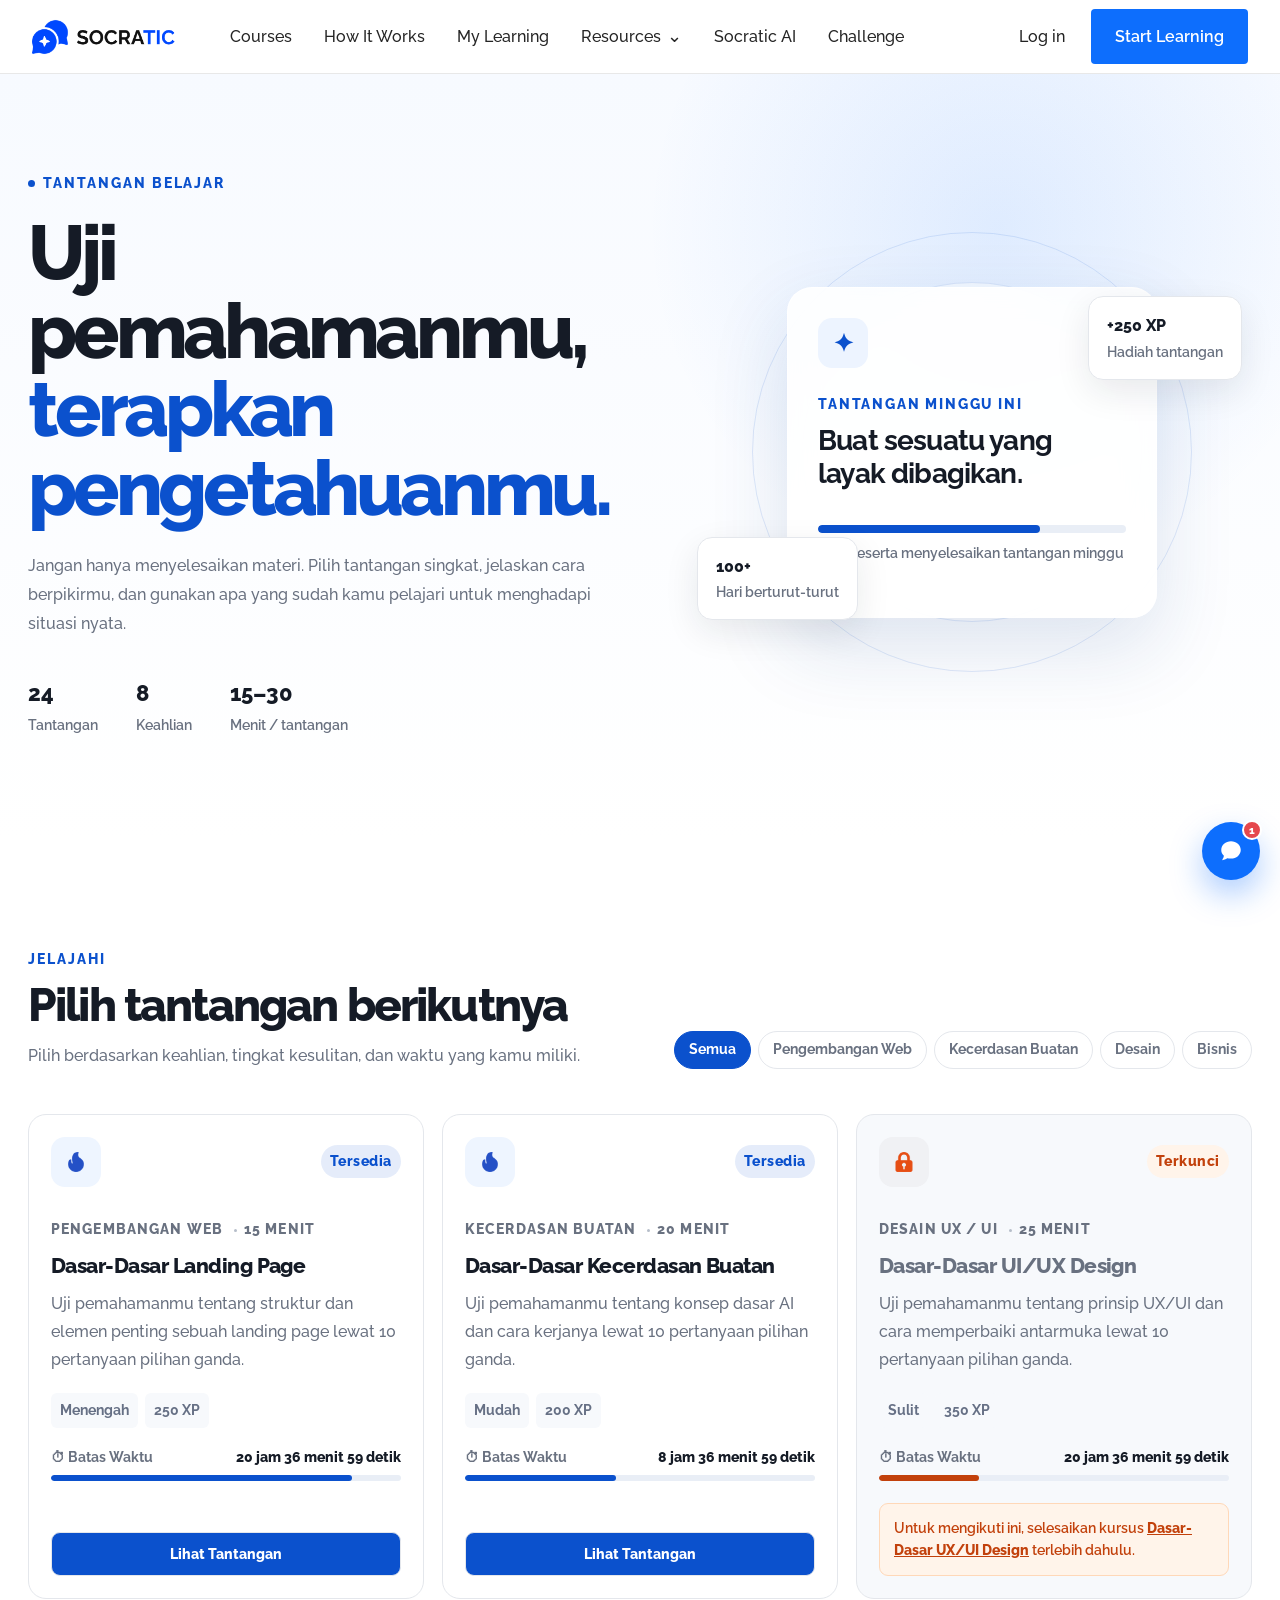
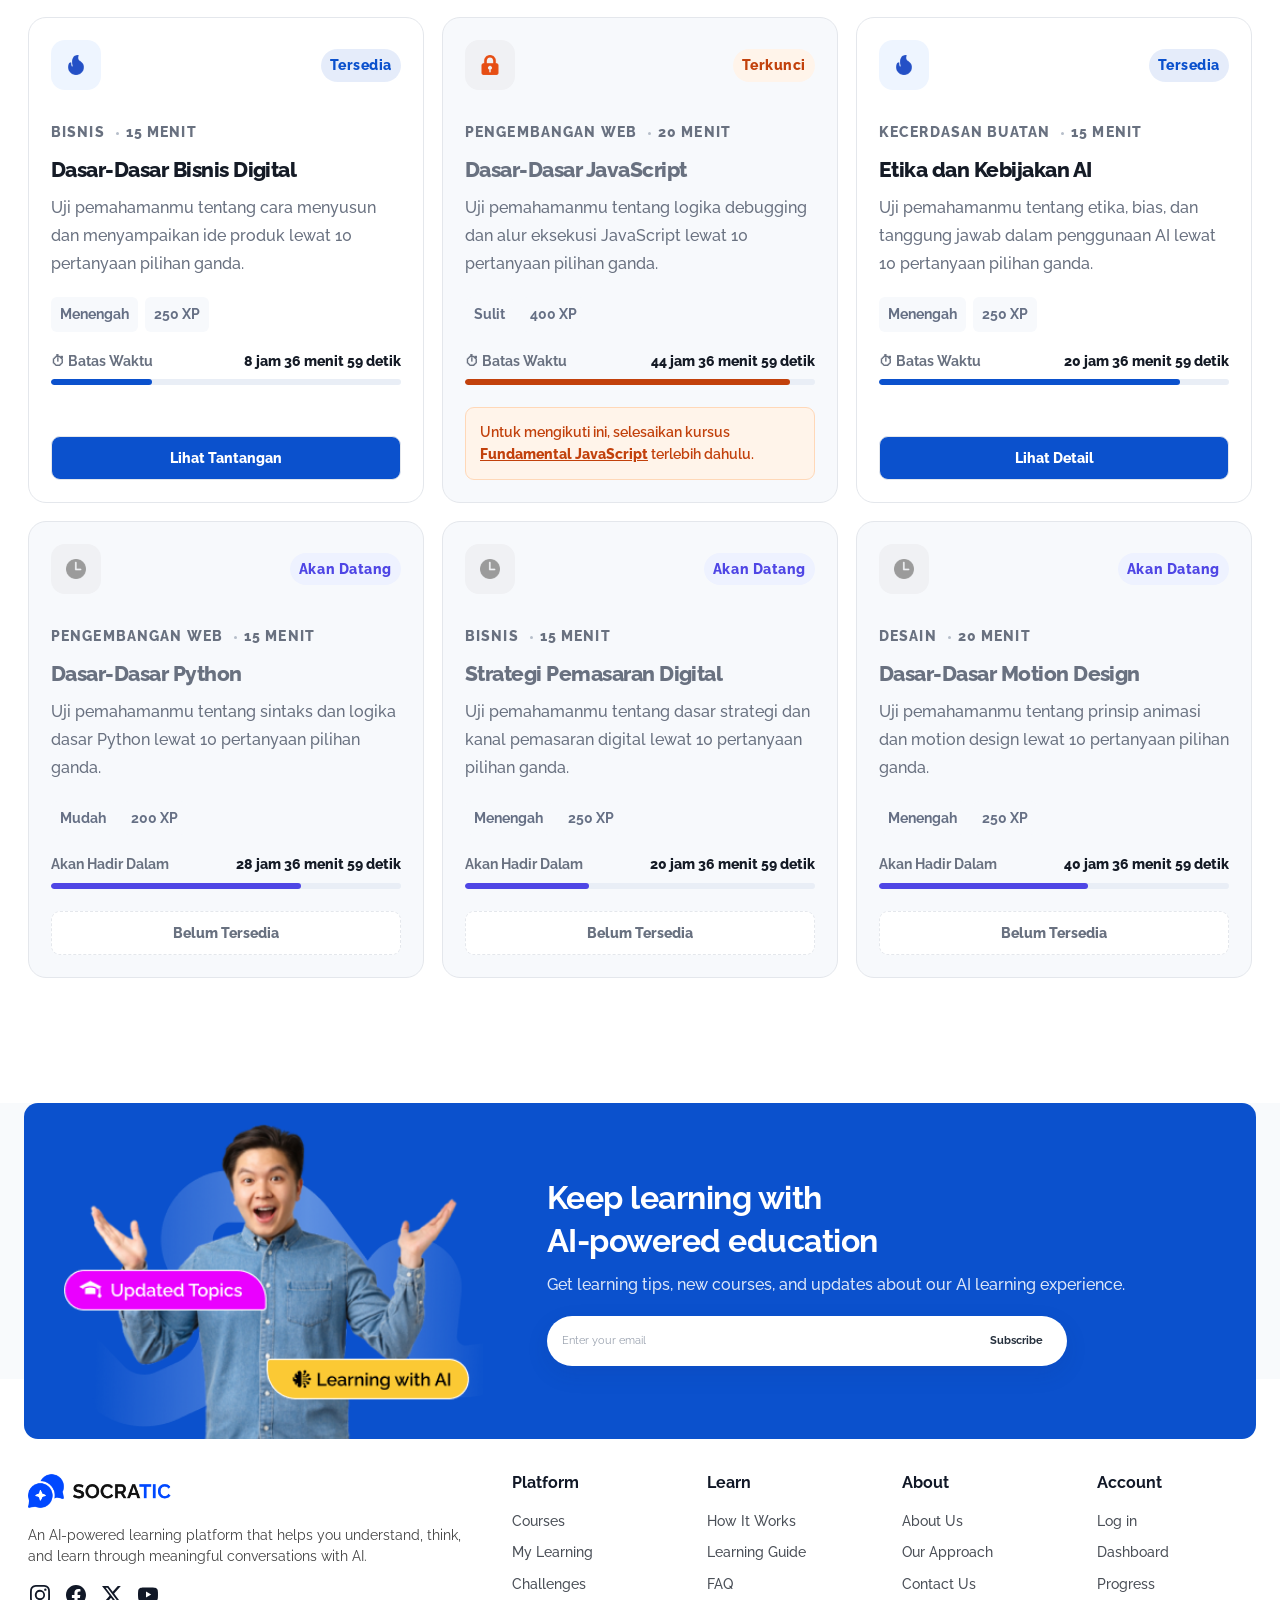
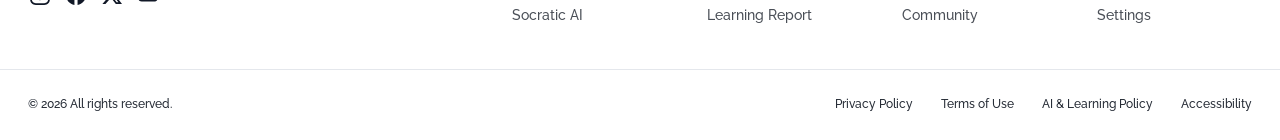
<file: challenge.html>
<!doctype html>
<html lang="id">
  <head>
    <meta charset="UTF-8" />
    <meta name="viewport" content="width=device-width, initial-scale=1.0" />
    <meta
      name="description"
      content="Tantangan belajar Socratic untuk menguji pemahaman dan menerapkan pengetahuan."
    />
    <title>Tantangan Belajar — Socratic</title>

    <link rel="preconnect" href="https://fonts.googleapis.com" />
    <link rel="preconnect" href="https://fonts.gstatic.com" crossorigin />
    <link
      href="https://fonts.googleapis.com/css2?family=Raleway:wght@400;500;600;700;800&display=swap"
      rel="stylesheet"
    />
    <link rel="shortcut icon" href="favicon.ico" type="image/x-icon" />

    <link rel="stylesheet" href="./css/main.css" />
    <link rel="stylesheet" href="./css/challenge.css" />
    <link rel="stylesheet" href="./css/page-transition.css" />
    <link rel="stylesheet" href="./css/chatbot.css" />
  </head>

  <body>
    <div class="page-transisi" id="pageTransisi" aria-hidden="true">
      <div class="page-transisi-konten">
        <img
          src="./assets/imgs/logo-color.png"
          alt="Socratic"
          class="page-transisi-logo"
        />
        <div class="page-transisi-bar">
          <span id="pageTransisiBar"></span>
        </div>
      </div>
    </div>
    <script src="./js/page-transition.js"></script>

    <!-- =====================================================
         HEADER
    ====================================================== -->
    <nav class="navigasi">
      <div class="wadah">
        <a href="index.html" class="logo">
          <img src="./assets/imgs/logo-color.png" alt="Logo" />
        </a>

        <div class="menu">
          <a href="course-list.html" class="tautan-menu">Courses</a>
          <a href="index.html#faq" class="tautan-menu">How It Works</a>
          <a href="dashboard.html" class="tautan-menu">My Learning</a>

          <div class="menu-dropdown">
            <a href="#" class="tautan-menu tautan-dropdown">
              Resources <span class="panah">⌄</span>
            </a>

            <div class="jendela">
              <div class="isi-jendela">
                <div class="kolom-jendela">
                  <h3>Explore</h3>
                  <a href="course-list.html">All Courses</a>
                  <a href="index.html">Learning Paths</a>
                  
                </div>

                <div class="kolom-jendela">
                  <h3>Learn</h3>
                  <a href="index.html#faq">How Socratic AI Works</a>
                  <a href="index.html#faq">Learning Guide</a>
                  <a href="index.html#faq">FAQ</a>
                </div>

                <div class="kolom-jendela">
                  <h3>About</h3>
                  <a href="index.html#about">About Platform</a>
                  <a href="index.html#approach">Our Approach</a>
                  <a href="index.html">Contact Us</a>
                </div>

                <div class="kolom-jendela">
                  <h3>Your Learning</h3>
                  <a href="dashboard.html">Dashboard</a>
                  <a href="dashboard.html">Learning Progress</a>
                  <a href="dashboard.html">Learning Report</a>
                </div>
              </div>
            </div>
          </div>

          <a href="socratic-ai.html#socratic-ai" class="tautan-menu aktif">Socratic AI</a>
          <a href="challenge.html" class="tautan-menu">Challenge</a>
        </div>

        <div class="menu-kanan">
          <a href="login.html" class="masuk">Log in</a>
          <a href="course-list.html" class="tombol">Start Learning</a>
        </div>

        <button
          class="tombol-hamburger"
          id="tombolHamburger"
          aria-label="Buka menu"
        >
          <span></span>
          <span></span>
          <span></span>
        </button>
      </div>
    </nav>

    <div class="lapisan" id="lapisan"></div>

    <aside class="sidebar" id="sidebar">
      <div class="kepala-sidebar">
        <a href="index.html" class="logo-sidebar">
          <img src="./assets/imgs/logo-color.png" alt="Logo" />
        </a>

        <button class="tombol-tutup" id="tombolTutup" aria-label="Tutup menu">
          ×
        </button>
      </div>

      <div class="isi-sidebar">
        <a href="course-list.html">Courses</a>
        <a href="index.html#faq">How It Works</a>
        <a href="dashboard.html">My Learning</a>

        <div class="dropdown-sidebar">
          <button class="tombol-dropdown-sidebar" id="tombolDropdownSidebar">
            Resources <span id="panahSidebar">+</span>
          </button>

          <div class="isi-dropdown-sidebar" id="isiDropdownSidebar">
            <h4>Explore</h4>
            <a href="course-list.html">All Courses</a>
            <a href="index.html">Learning Paths</a>
            

            <h4>Learn</h4>
            <a href="index.html#faq">How Socratic AI Works</a>
            <a href="index.html#faq">Learning Guide</a>
            <a href="index.html#faq">FAQ</a>

            <h4>About</h4>
            <a href="index.html#about">About Platform</a>
            <a href="index.html#approach">Our Approach</a>
            <a href="index.html">Contact Us</a>

            <h4>Your Learning</h4>
            <a href="dashboard.html">Dashboard</a>
            <a href="dashboard.html">Learning Progress</a>
            <a href="dashboard.html">Learning Report</a>
          </div>
        </div>

        <a href="socratic-ai.html#socratic-ai">Socratic AI</a>
        <a href="challenge.html">Challenge</a>

        <div class="garis-sidebar"></div>

        <a href="login.html">Log in</a>
        <a href="index.html">Contact Us</a>
        <a href="course-list.html" class="tombol-sidebar">Start Learning</a>
      </div>
    </aside>

    <main>
      <!-- =====================================================
           HERO
      ====================================================== -->
      <section class="hero-challenge">
        <div class="wadah hero-wadah">
          <div class="hero-konten">
            <div class="label-section">
              <span class="titik-label"></span>
              TANTANGAN BELAJAR
            </div>

            <h1>
              Uji pemahamanmu,
              <span>terapkan pengetahuanmu.</span>
            </h1>

            <p>
              Jangan hanya menyelesaikan materi. Pilih tantangan singkat,
              jelaskan cara berpikirmu, dan gunakan apa yang sudah kamu pelajari
              untuk menghadapi situasi nyata.
            </p>

            <div class="hero-statistik">
              <div class="statistik-item">
                <strong>24</strong>
                <span>Tantangan</span>
              </div>
              <div class="statistik-item">
                <strong>8</strong>
                <span>Keahlian</span>
              </div>
              <div class="statistik-item">
                <strong>15–30</strong>
                <span>Menit / tantangan</span>
              </div>
            </div>
          </div>

          <div class="hero-visual" aria-hidden="true">
            <div class="lingkaran-hero lingkaran-satu"></div>
            <div class="lingkaran-hero lingkaran-dua"></div>

            <div class="kartu-hero kartu-utama">
              <div class="ikon-hero">✦</div>
              <span>TANTANGAN MINGGU INI</span>
              <strong>Buat sesuatu yang<br />layak dibagikan.</strong>

              <div class="progress-hero">
                <span></span>
              </div>

              <small>72% peserta menyelesaikan tantangan minggu ini</small>
            </div>

            <div class="kartu-melayang kartu-xp">
              <span>+250 XP</span>
              <small>Hadiah tantangan</small>
            </div>

            <div class="kartu-melayang kartu-streak">
              <span>100+</span>
              <small>Hari berturut-turut</small>
            </div>
          </div>
        </div>
      </section>

      <!-- =====================================================
           DAFTAR TANTANGAN
      ====================================================== -->
      <section class="bagian-challenge">
        <div class="wadah">
          <div class="kepala-bagian">
            <div>
              <span class="eyebrow">JELAJAHI</span>
              <h2>Pilih tantangan berikutnya</h2>
              <p>
                Pilih berdasarkan keahlian, tingkat kesulitan, dan waktu yang
                kamu miliki.
              </p>
            </div>

            <div
              class="filter-challenge"
              role="group"
              aria-label="Filter tantangan"
            >
              <button class="filter-aktif" type="button" data-filter="Semua">
                Semua
              </button>
              <button type="button" data-filter="Pengembangan Web">
                Pengembangan Web
              </button>
              <button type="button" data-filter="Kecerdasan Buatan">
                Kecerdasan Buatan
              </button>
              <button type="button" data-filter="Desain">Desain</button>
              <button type="button" data-filter="Bisnis">Bisnis</button>
            </div>
          </div>

          <div class="grid-challenge" id="gridChallenge">
            <article
              class="kartu-challenge"
              data-kategori="Pengembangan Web"
              data-challenge="landing-page"
              tabindex="0"
              role="button"
              aria-label="Lihat detail tantangan Dasar-Dasar Landing Page"
            >
              <div class="kartu-atas">
                <span class="ikon-kategori ikon-web">
                  <img src="./assets/icon/fire_blue.svg" alt="fire icon" />
                </span>
                <span class="status-challenge tersedia">Tersedia</span>
              </div>

              <div class="kartu-konten">
                <div class="meta-challenge">
                  <span>PENGEMBANGAN WEB</span>
                  <span>15 MENIT</span>
                </div>

                <h3>Dasar-Dasar Landing Page</h3>
                <p>
                  Uji pemahamanmu tentang struktur dan elemen penting sebuah
                  landing page lewat 10 pertanyaan pilihan ganda.
                </p>

                <div class="tag-challenge">
                  <span>Menengah</span>
                  <span>250 XP</span>
                </div>

                <div class="batas-waktu">
                  <div class="batas-waktu-head">
                    <span>⏱ Batas Waktu</span>
                    <strong data-batas-waktu-teks
                      >-- jam -- menit -- detik</strong
                    >
                  </div>
                  <div class="batas-waktu-track">
                    <span data-batas-waktu-bar style="width: 0%"></span>
                  </div>
                </div>
              </div>

              <button class="tombol-detail" type="button">
                Lihat Tantangan
              </button>
            </article>

            <article
              class="kartu-challenge"
              data-kategori="Kecerdasan Buatan"
              data-challenge="explain-ai"
              tabindex="0"
              role="button"
              aria-label="Lihat detail tantangan Dasar-Dasar Kecerdasan Buatan"
            >
              <div class="kartu-atas">
                <span class="ikon-kategori ikon-web">
                  <img src="./assets/icon/fire_blue.svg" alt="fire icon" />
                </span>
                <span class="status-challenge tersedia">Tersedia</span>
              </div>

              <div class="kartu-konten">
                <div class="meta-challenge">
                  <span>KECERDASAN BUATAN</span>
                  <span>20 MENIT</span>
                </div>

                <h3>Dasar-Dasar Kecerdasan Buatan</h3>
                <p>
                  Uji pemahamanmu tentang konsep dasar AI dan cara kerjanya
                  lewat 10 pertanyaan pilihan ganda.
                </p>

                <div class="tag-challenge">
                  <span>Mudah</span>
                  <span>200 XP</span>
                </div>

                <div class="batas-waktu">
                  <div class="batas-waktu-head">
                    <span>⏱ Batas Waktu</span>
                    <strong data-batas-waktu-teks
                      >-- jam -- menit -- detik</strong
                    >
                  </div>
                  <div class="batas-waktu-track">
                    <span data-batas-waktu-bar style="width: 0%"></span>
                  </div>
                </div>
              </div>

              <button class="tombol-detail" type="button">
                Lihat Tantangan
              </button>
            </article>

            <article
              class="kartu-challenge kartu-terkunci"
              data-kategori="Desain"
              data-challenge="ux-audit"
              aria-disabled="true"
            >
              <div class="kartu-atas">
                <span class="ikon-kategori ikon-web ikon-kunci">
                  <img
                    src="./assets/icon/padlock_orange.svg"
                    alt="padlock icon"
                  />
                </span>
                <span class="status-challenge terkunci">Terkunci</span>
              </div>

              <div class="kartu-konten">
                <div class="meta-challenge">
                  <span>DESAIN UX / UI</span>
                  <span>25 MENIT</span>
                </div>

                <h3>Dasar-Dasar UI/UX Design</h3>
                <p>
                  Uji pemahamanmu tentang prinsip UX/UI dan cara memperbaiki
                  antarmuka lewat 10 pertanyaan pilihan ganda.
                </p>

                <div class="tag-challenge">
                  <span>Sulit</span>
                  <span>350 XP</span>
                </div>

                <div class="batas-waktu">
                  <div class="batas-waktu-head">
                    <span>⏱ Batas Waktu</span>
                    <strong data-batas-waktu-teks
                      >-- jam -- menit -- detik</strong
                    >
                  </div>
                  <div class="batas-waktu-track">
                    <span data-batas-waktu-bar style="width: 0%"></span>
                  </div>
                </div>
              </div>

              <div class="kartu-alert-kunci">
                <p>
                  Untuk mengikuti ini, selesaikan kursus
                  <a href="course.html">Dasar-Dasar UX/UI Design</a>
                  terlebih dahulu.
                </p>
              </div>
            </article>

            <article
              class="kartu-challenge"
              data-kategori="Bisnis"
              data-challenge="product-pitch"
              tabindex="0"
              role="button"
              aria-label="Lihat detail tantangan Dasar-Dasar Bisnis Digital"
            >
              <div class="kartu-atas">
                <span class="ikon-kategori ikon-web">
                  <img src="./assets/icon/fire_blue.svg" alt="fire icon" />
                </span>
                <span class="status-challenge tersedia">Tersedia</span>
              </div>

              <div class="kartu-konten">
                <div class="meta-challenge">
                  <span>BISNIS</span>
                  <span>15 MENIT</span>
                </div>

                <h3>Dasar-Dasar Bisnis Digital</h3>
                <p>
                  Uji pemahamanmu tentang cara menyusun dan menyampaikan ide
                  produk lewat 10 pertanyaan pilihan ganda.
                </p>

                <div class="tag-challenge">
                  <span>Menengah</span>
                  <span>250 XP</span>
                </div>

                <div class="batas-waktu">
                  <div class="batas-waktu-head">
                    <span>⏱ Batas Waktu</span>
                    <strong data-batas-waktu-teks
                      >-- jam -- menit -- detik</strong
                    >
                  </div>
                  <div class="batas-waktu-track">
                    <span data-batas-waktu-bar style="width: 0%"></span>
                  </div>
                </div>
              </div>

              <button class="tombol-detail" type="button">
                Lihat Tantangan
              </button>
            </article>

            <article
              class="kartu-challenge kartu-terkunci"
              data-kategori="Pengembangan Web"
              data-challenge="debug-javascript"
              aria-disabled="true"
            >
              <div class="kartu-atas">
                <span class="ikon-kategori ikon-web ikon-kunci">
                  <img src="./assets/icon/padlock_orange.svg" alt="lock" />
                </span>
                <span class="status-challenge terkunci">Terkunci</span>
              </div>

              <div class="kartu-konten">
                <div class="meta-challenge">
                  <span>PENGEMBANGAN WEB</span>
                  <span>20 MENIT</span>
                </div>

                <h3>Dasar-Dasar JavaScript</h3>
                <p>
                  Uji pemahamanmu tentang logika debugging dan alur eksekusi
                  JavaScript lewat 10 pertanyaan pilihan ganda.
                </p>

                <div class="tag-challenge">
                  <span>Sulit</span>
                  <span>400 XP</span>
                </div>

                <div class="batas-waktu">
                  <div class="batas-waktu-head">
                    <span>⏱ Batas Waktu</span>
                    <strong data-batas-waktu-teks
                      >-- jam -- menit -- detik</strong
                    >
                  </div>
                  <div class="batas-waktu-track">
                    <span data-batas-waktu-bar style="width: 0%"></span>
                  </div>
                </div>
              </div>

              <div class="kartu-alert-kunci">
                <p>
                  Untuk mengikuti ini, selesaikan kursus
                  <a href="course.html">Fundamental JavaScript</a>
                  terlebih dahulu.
                </p>
              </div>
            </article>

            <article
              class="kartu-challenge"
              data-kategori="Kecerdasan Buatan"
              data-challenge="ai-ethics"
              tabindex="0"
              role="button"
              aria-label="Lihat detail tantangan Etika dan Kebijakan AI"
            >
              <div class="kartu-atas">
                <span class="ikon-kategori ikon-web">
                  <img src="./assets/icon/fire_blue.svg" alt="fire icon" />
                </span>
                <span class="status-challenge tersedia">Tersedia</span>
              </div>

              <div class="kartu-konten">
                <div class="meta-challenge">
                  <span>KECERDASAN BUATAN</span>
                  <span>15 MENIT</span>
                </div>

                <h3>Etika dan Kebijakan AI</h3>
                <p>
                  Uji pemahamanmu tentang etika, bias, dan tanggung jawab dalam
                  penggunaan AI lewat 10 pertanyaan pilihan ganda.
                </p>

                <div class="tag-challenge">
                  <span>Menengah</span>
                  <span>250 XP</span>
                </div>

                <div class="batas-waktu">
                  <div class="batas-waktu-head">
                    <span>⏱ Batas Waktu</span>
                    <strong data-batas-waktu-teks
                      >-- jam -- menit -- detik</strong
                    >
                  </div>
                  <div class="batas-waktu-track">
                    <span data-batas-waktu-bar style="width: 0%"></span>
                  </div>
                </div>
              </div>

              <button class="tombol-detail" type="button">Lihat Detail</button>
            </article>

            <article
              class="kartu-challenge kartu-akan-datang"
              data-kategori="Pengembangan Web"
              aria-disabled="true"
              data-siklus-jam="40"
            >
              <div class="kartu-atas">
                <span class="ikon-kategori ikon-web ikon-kunci">
                  <img src="./assets/icon/clock_silver.svg" alt="clock icon" />
                </span>
                <span class="status-challenge akan-datang">Akan Datang</span>
              </div>

              <div class="kartu-konten">
                <div class="meta-challenge">
                  <span>PENGEMBANGAN WEB</span>
                  <span>15 MENIT</span>
                </div>

                <h3>Dasar-Dasar Python</h3>
                <p>
                  Uji pemahamanmu tentang sintaks dan logika dasar Python lewat
                  10 pertanyaan pilihan ganda.
                </p>

                <div class="tag-challenge">
                  <span>Mudah</span>
                  <span>200 XP</span>
                </div>

                <div class="batas-waktu">
                  <div class="batas-waktu-head">
                    <span>Akan Hadir Dalam</span>
                    <strong data-batas-waktu-teks
                      >-- jam -- menit -- detik</strong
                    >
                  </div>
                  <div class="batas-waktu-track">
                    <span data-batas-waktu-bar style="width: 0%"></span>
                  </div>
                </div>
              </div>

              <div class="tombol-nonaktif">Belum Tersedia</div>
            </article>

            <article
              class="kartu-challenge kartu-akan-datang"
              data-kategori="Bisnis"
              aria-disabled="true"
              data-siklus-jam="58"
            >
              <div class="kartu-atas">
                <span class="ikon-kategori ikon-business ikon-kunci">
                  <img src="./assets/icon/clock_silver.svg" alt="clock icon" />
                </span>
                <span class="status-challenge akan-datang">Akan Datang</span>
              </div>

              <div class="kartu-konten">
                <div class="meta-challenge">
                  <span>BISNIS</span>
                  <span>15 MENIT</span>
                </div>

                <h3>Strategi Pemasaran Digital</h3>
                <p>
                  Uji pemahamanmu tentang dasar strategi dan kanal pemasaran
                  digital lewat 10 pertanyaan pilihan ganda.
                </p>

                <div class="tag-challenge">
                  <span>Menengah</span>
                  <span>250 XP</span>
                </div>

                <div class="batas-waktu">
                  <div class="batas-waktu-head">
                    <span>Akan Hadir Dalam</span>
                    <strong data-batas-waktu-teks
                      >-- jam -- menit -- detik</strong
                    >
                  </div>
                  <div class="batas-waktu-track">
                    <span data-batas-waktu-bar style="width: 0%"></span>
                  </div>
                </div>
              </div>

              <div class="tombol-nonaktif">Belum Tersedia</div>
            </article>

            <article
              class="kartu-challenge kartu-akan-datang"
              data-kategori="Desain"
              aria-disabled="true"
              data-siklus-jam="68"
            >
              <div class="kartu-atas">
                <span class="ikon-kategori ikon-design ikon-kunci">
                  <img src="./assets/icon/clock_silver.svg" alt="clock icon" />
                </span>
                <span class="status-challenge akan-datang">Akan Datang</span>
              </div>

              <div class="kartu-konten">
                <div class="meta-challenge">
                  <span>DESAIN</span>
                  <span>20 MENIT</span>
                </div>

                <h3>Dasar-Dasar Motion Design</h3>
                <p>
                  Uji pemahamanmu tentang prinsip animasi dan motion design
                  lewat 10 pertanyaan pilihan ganda.
                </p>

                <div class="tag-challenge">
                  <span>Menengah</span>
                  <span>250 XP</span>
                </div>

                <div class="batas-waktu">
                  <div class="batas-waktu-head">
                    <span>Akan Hadir Dalam</span>
                    <strong data-batas-waktu-teks
                      >-- jam -- menit -- detik</strong
                    >
                  </div>
                  <div class="batas-waktu-track">
                    <span data-batas-waktu-bar style="width: 0%"></span>
                  </div>
                </div>
              </div>

              <div class="tombol-nonaktif">Belum Tersedia</div>
            </article>
          </div>
        </div>
      </section>

      <!-- =====================================================
           DETAIL TANTANGAN
           SENGAJA HIDDEN DI HTML
      ====================================================== -->
      <div
        class="lapisan-detail"
        id="lapisanDetail"
        aria-hidden="true"
        hidden
      ></div>

      <section class="popup-detail" id="popupDetail" aria-hidden="true" hidden>
        <div class="popup-detail-scroll">
          <div class="popup-detail-kepala">
            <button
              class="tombol-tutup-detail"
              id="tombolTutupDetail"
              type="button"
              aria-label="Tutup"
            >
              <svg
                xmlns="http://www.w3.org/2000/svg"
                width="16"
                height="16"
                viewBox="0 0 24 24"
                fill="none"
                stroke="currentColor"
                stroke-width="2.5"
                stroke-linecap="round"
                stroke-linejoin="round"
              >
                <line x1="18" y1="6" x2="6" y2="18"></line>
                <line x1="6" y1="6" x2="18" y2="18"></line>
              </svg>
            </button>
          </div>

          <div class="popup-detail-isi">
            <div class="popup-intro">
              <div class="popup-ikon" id="popupIkon">
                <img src="./assets/icon/fire_blue.svg" alt="fire icon" />
              </div>

              <div class="popup-intro-teks">
                <div class="meta-challenge">
                  <span id="popupKategori">PENGEMBANGAN WEB</span>
                  <span id="popupDurasi">15 MENIT</span>
                </div>

                <h2 id="popupJudul">Membuat Landing Page</h2>

                <p id="popupDeskripsi">
                  Susun struktur landing page yang jelas dan jelaskan alasan di
                  balik setiap bagian yang kamu pilih.
                </p>

                <div class="popup-tags">
                  <span id="popupLevel">Menengah</span>
                  <span id="popupXp">250 XP</span>
                  <span id="popupStatus">Tersedia</span>
                </div>
              </div>
            </div>

            <div class="popup-ringkasan">
              <div class="ringkasan-item">
                <span class="ringkasan-ikon">
                  <img src="./assets/icon/document.svg" alt="document icon" />
                </span>
                <div>
                  <span>Jumlah Soal</span>
                  <strong id="popupJumlahSoal">10 Soal Pilihan Ganda</strong>
                </div>
              </div>

              <div class="ringkasan-item">
                <span class="ringkasan-ikon">
                  <img src="./assets/icon/time.svg" alt="time icon" />
                </span>
                <div>
                  <span>Estimasi Waktu</span>
                  <strong id="popupEstimasiWaktu">15 menit</strong>
                </div>
              </div>

              <div class="ringkasan-item">
                <span class="ringkasan-ikon">
                  <img src="./assets/icon/crown.svg" alt="crown icon" />
                </span>
                <div>
                  <span>Hadiah</span>
                  <strong id="popupHadiah">250 XP</strong>
                </div>
              </div>

              <div class="ringkasan-item">
                <span class="ringkasan-ikon">
                  <img src="./assets/icon/graduate.svg" alt="graduate icon" />
                </span>
                <div>
                  <span>Kursus Minimal</span>
                  <strong id="popupKursusMinimal">
                    Tidak ada syarat khusus
                  </strong>
                </div>
              </div>
            </div>

            <div class="info-kunci" id="infoKunci" hidden>
              <span class="info-kunci-judul">🔒 Terkunci</span>
              <p id="infoKunciTeks">
                Selesaikan progres kursus terkait untuk membuka tantangan ini.
              </p>
              <div class="info-kunci-progress">
                <div class="info-kunci-track">
                  <span id="infoKunciBar"></span>
                </div>
                <small id="infoKunciPersen">0% dari 0%</small>
              </div>
              <a href="course-list.html" class="tombol-lanjut-kursus">
                Lanjutkan Kursus
              </a>
            </div>

            <button class="tombol-mulai" id="tombolMulai" type="button">
              Mulai Tantangan
            </button>
          </div>
        </div>
      </section>

      <!-- =====================================================
           KUIS TANTANGAN (PILIHAN GANDA)
           SENGAJA HIDDEN DI HTML
      ====================================================== -->
      <div
        class="lapisan-detail"
        id="lapisanKuis"
        aria-hidden="true"
        hidden
      ></div>

      <section class="popup-kuis" id="popupKuis" aria-hidden="true" hidden>
        <div class="popup-kuis-scroll">
          <div class="kuis-kepala">
            <div class="kuis-topik">
              <span class="kuis-judul" id="kuisJudul"
                >Membuat Landing Page</span
              >
            </div>

            <div class="kuis-kepala-kanan">
              <div class="kuis-waktu" id="kuisWaktuWrapper">
                Waktu:
                <strong id="kuisTimer">10:00</strong>
              </div>

              <button
                class="tombol-akhiri-kuis"
                id="tombolKeluarKuis"
                type="button"
              >
                Akhiri & Lihat Hasil
              </button>
            </div>
          </div>

          <div class="kuis-navigasi" id="kuisNavigasi"></div>

          <div class="kuis-body">
            <span class="kuis-label">PERTANYAAN</span>
            <h2 id="kuisTeksSoal">Teks pertanyaan akan muncul di sini.</h2>

            <div class="kuis-opsi-list" id="kuisOpsiList"></div>
          </div>

          <div class="kuis-footer">
            <button
              class="tombol-kuis-sekunder"
              id="tombolSoalSebelumnya"
              type="button"
            >
              Sebelumnya
            </button>

            <div class="kuis-footer-kanan">
              <button
                class="tombol-kuis-sekunder"
                id="tombolSelesaikanKuis"
                type="button"
                hidden
              >
                Selesaikan
              </button>
              <button
                class="tombol-kuis-utama"
                id="tombolSoalSelanjutnya"
                type="button"
              >
                Selanjutnya
              </button>
            </div>
          </div>
        </div>
      </section>

      <!-- =====================================================
           HASIL KUIS
      ====================================================== -->
      <div
        class="modal-hasil-lapisan"
        id="modalHasilKuis"
        aria-hidden="true"
        hidden
      >
        <div class="modal-hasil-kuis">
          <button
            class="modal-hasil-tutup"
            id="tombolTutupHasil"
            type="button"
            aria-label="Tutup"
          >
            ×
          </button>

          <div class="hasil-kuis-ikon">✦</div>

          <span class="popup-label">TANTANGAN SELESAI</span>
          <h2>Kerja bagus, <span id="hasilKuisNama">Explorer</span>!</h2>
          <p class="hasil-kuis-intro">
            Berikut ringkasan performamu dalam tantangan ini.
          </p>

          <div class="hasil-kuis-utama">
            <div class="hasil-kuis-lingkaran">
              <span id="hasilKuisSkor">80</span>
            </div>
            <div>
              <strong>Skor Akhir</strong>
              <span id="hasilKuisKeterangan"
                >Pemahamanmu sudah cukup baik.</span
              >
            </div>
          </div>

          <div class="hasil-kuis-grid">
            <div class="hasil-kuis-kartu">
              <span>Jawaban Benar</span>
              <strong id="hasilKuisBenar">8</strong>
            </div>
            <div class="hasil-kuis-kartu">
              <span>Jawaban Salah</span>
              <strong id="hasilKuisSalah">2</strong>
            </div>
            <div class="hasil-kuis-kartu">
              <span>Akurasi</span>
              <strong id="hasilKuisAkurasi">80%</strong>
            </div>
            <div class="hasil-kuis-kartu">
              <span>Waktu Pengerjaan</span>
              <strong id="hasilKuisWaktu">04:12</strong>
            </div>
          </div>

          <div class="hasil-kuis-masukan">
            <strong>Catatan</strong>
            <p id="hasilKuisMasukan">
              Kamu sudah memahami sebagian besar konsep. Ulangi bagian yang
              masih salah untuk memperkuat pemahamanmu.
            </p>
          </div>

          <div class="hasil-kuis-aksi">
            <button
              class="tombol-kuis-sekunder"
              id="tombolUlangiKuis"
              type="button"
            >
              Coba Lagi
            </button>
            <button
              class="tombol-kuis-utama"
              id="tombolKembaliTantangan"
              type="button"
            >
              Kembali ke Tantangan
            </button>
          </div>
        </div>
      </div>
    </main>

    <!-- =====================================================
         FOOTER
    ====================================================== -->
    <footer class="footer">
      <div class="wadah">
        <section class="berlangganan">
          <div class="berlangganan-ilustrasi">
            <img
              src="./assets/imgs/footer_dode.png"
              alt="Learning illustration"
            />
          </div>
          <div class="berlangganan-informasi">
            <h2>
              Keep learning with <br class="desktop" />
              AI-powered education
            </h2>
            <p>
              Get learning tips, new courses, and updates about our AI learning
              experience.
            </p>
            <form class="formulir-berlangganan">
              <div class="input-grup">
                <input
                  type="email"
                  placeholder="Enter your email"
                  aria-label="Alamat email"
                  required
                />
                <button type="submit">Subscribe</button>
              </div>
            </form>
          </div>
        </section>
        <section class="bagian-utama">
          <div class="overlay"></div>
          <div class="cover">
            <div class="identitas">
              <a class="logo" href="index.html" aria-label="Homepage">
                <img src="./assets/imgs/logo-color.png" alt="Logo" />
              </a>
              <p>
                An AI-powered learning platform that helps you understand,
                think, and learn through meaningful conversations with AI.
              </p>
              <div class="sosial">
                <a href="#" aria-label="Instagram">
                  <svg
                    xmlns="http://www.w3.org/2000/svg"
                    fill="#111827"
                    class="bi bi-instagram"
                    viewBox="0 0 16 16"
                  >
                    <path
                      d="M8 0C5.829 0 5.556.01 4.703.048 3.85.088 3.269.222 2.76.42a3.9 3.9 0 0 0-1.417.923A3.9 3.9 0 0 0 .42 2.76C.222 3.268.087 3.85.048 4.7.01 5.555 0 5.827 0 8.001c0 2.172.01 2.444.048 3.297.04.852.174 1.433.372 1.942.205.526.478.972.923 1.417.444.445.89.719 1.416.923.51.198 1.09.333 1.942.372C5.555 15.99 5.827 16 8 16s2.444-.01 3.298-.048c.851-.04 1.434-.174 1.943-.372a3.9 3.9 0 0 0 1.416-.923c.445-.445.718-.891.923-1.417.197-.509.332-1.09.372-1.942C15.99 10.445 16 10.173 16 8s-.01-2.445-.048-3.299c-.04-.851-.175-1.433-.372-1.941a3.9 3.9 0 0 0-.923-1.417A3.9 3.9 0 0 0 13.24.42c-.51-.198-1.092-.333-1.943-.372C10.443.01 10.172 0 7.998 0zm-.717 1.442h.718c2.136 0 2.389.007 3.232.046.78.035 1.204.166 1.486.275.373.145.64.319.92.599s.453.546.598.92c.11.281.24.705.275 1.485.039.843.047 1.096.047 3.231s-.008 2.389-.047 3.232c-.035.78-.166 1.203-.275 1.485a2.5 2.5 0 0 1-.599.919c-.28.28-.546.453-.92.598-.28.11-.704.24-1.485.276-.843.038-1.096.047-3.232.047s-2.39-.009-3.233-.047c-.78-.036-1.203-.166-1.485-.276a2.5 2.5 0 0 1-.92-.598 2.5 2.5 0 0 1-.6-.92c-.109-.281-.24-.705-.275-1.485-.038-.843-.046-1.096-.046-3.233s.008-2.388.046-3.231c.036-.78.166-1.204.276-1.486.145-.373.319-.64.599-.92s.546-.453.92-.598c.282-.11.705-.24 1.485-.276.738-.034 1.024-.044 2.515-.045zm4.988 1.328a.96.96 0 1 0 0 1.92.96.96 0 0 0 0-1.92m-4.27 1.122a4.109 4.109 0 1 0 0 8.217 4.109 4.109 0 0 0 0-8.217m0 1.441a2.667 2.667 0 1 1 0 5.334 2.667 2.667 0 0 1 0-5.334"
                    />
                  </svg>
                </a>
                <a href="#" aria-label="facebook">
                  <svg
                    xmlns="http://www.w3.org/2000/svg"
                    fill="#111827"
                    class="bi bi-facebook"
                    viewBox="0 0 16 16"
                  >
                    <path
                      d="M16 8.049c0-4.446-3.582-8.05-8-8.05C3.58 0-.002 3.603-.002 8.05c0 4.017 2.926 7.347 6.75 7.951v-5.625h-2.03V8.05H6.75V6.275c0-2.017 1.195-3.131 3.022-3.131.876 0 1.791.157 1.791.157v1.98h-1.009c-.993 0-1.303.621-1.303 1.258v1.51h2.218l-.354 2.326H9.25V16c3.824-.604 6.75-3.934 6.75-7.951"
                    />
                  </svg>
                </a>
                <a href="#" aria-label="X">
                  <svg
                    xmlns="http://www.w3.org/2000/svg"
                    fill="#111827"
                    class="bi bi-twitter-x"
                    viewBox="0 0 16 16"
                  >
                    <path
                      d="M12.6.75h2.454l-5.36 6.142L16 15.25h-4.937l-3.867-5.07-4.425 5.07H.316l5.733-6.57L0 .75h5.063l3.495 4.633L12.601.75Zm-.86 13.028h1.36L4.323 2.145H2.865z"
                    />
                  </svg>
                </a>
                <a href="#" aria-label="YouTube">
                  <svg
                    xmlns="http://www.w3.org/2000/svg"
                    fill="#111827"
                    class="bi bi-youtube"
                    viewBox="0 0 16 16"
                  >
                    <path
                      d="M8.051 1.999h.089c.822.003 4.987.033 6.11.335a2.01 2.01 0 0 1 1.415 1.42c.101.38.172.883.22 1.402l.01.104.022.26.008.104c.065.914.073 1.77.074 1.957v.075c-.001.194-.01 1.108-.082 2.06l-.008.105-.009.104c-.05.572-.124 1.14-.235 1.558a2.01 2.01 0 0 1-1.415 1.42c-1.16.312-5.569.334-6.18.335h-.142c-.309 0-1.587-.006-2.927-.052l-.17-.006-.087-.004-.171-.007-.171-.007c-1.11-.049-2.167-.128-2.654-.26a2.01 2.01 0 0 1-1.415-1.419c-.111-.417-.185-.986-.235-1.558L.09 9.82l-.008-.104A31 31 0 0 1 0 7.68v-.123c.002-.215.01-.958.064-1.778l.007-.103.003-.052.008-.104.022-.26.01-.104c.048-.519.119-1.023.22-1.402a2.01 2.01 0 0 1 1.415-1.42c.487-.13 1.544-.21 2.654-.26l.17-.007.172-.006.086-.003.171-.007A100 100 0 0 1 7.858 2zM6.4 5.209v4.818l4.157-2.408z"
                    />
                  </svg>
                </a>
              </div>
            </div>
            <nav class="kolom-tautan" aria-label="Navigasi footer">
              <div class="kelompok-tautan">
                <h3>Platform</h3>
                <a href="course-list.html"> Courses </a>
                <a href="dashboard.html"> My Learning </a>
                <a href="challenge.html"> Challenges </a>
                <a href="socratic-ai.html#socratic-ai"> Socratic AI </a>
              </div>
              <div class="kelompok-tautan">
                <h3>Learn</h3>
                <a href="index.html#faq"> How It Works </a> <a href="index.html#faq"> Learning Guide </a>
                <a href="index.html#faq"> FAQ </a> <a href="dashboard.html"> Learning Report </a>
              </div>
              <div class="kelompok-tautan">
                <h3>About</h3>
                <a href="index.html#about"> About Us </a> <a href="index.html#approach"> Our Approach </a>
                <a href="index.html"> Contact Us </a> <a href="index.html"> Community </a>
              </div>
              <div class="kelompok-tautan">
                <h3>Account</h3>
                <a href="login.html"> Log in </a>
                <a href="dashboard.html"> Dashboard </a>
                <a href="dashboard.html"> Progress </a> <a href="index.html"> Settings </a>
              </div>
            </nav>
          </div>
        </section>
      </div>
      <div class="paling-bawah">
        <div class="wadah paling-bawah-isi">
          <p>© 2026 All rights reserved.</p>
          <div class="tautan-legal">
            <a href="index.html"> Privacy Policy </a> <a href="index.html"> Terms of Use </a>
            <a href="index.html"> AI & Learning Policy </a>
            <a href="index.html"> Accessibility </a>
          </div>
        </div>
      </div>
    </footer>

    <script src="./js/challenge.js"></script>

    <div class="chatbot-widget" id="chatbotWidget">
      <div class="chatbot-jendela" id="chatbotJendela" aria-hidden="true">
        <div class="chatbot-header">
          <div class="chatbot-header-info">
            <img
              src="./assets/icon/chatbot-avatar.svg"
              alt="Socratic Bot"
              class="chatbot-avatar"
            />
            <div class="chatbot-header-teks">
              <strong>Socratic Bot</strong>
              <span class="chatbot-status">
                <span class="titik-online"></span> Online
              </span>
            </div>
          </div>

          <button
            class="chatbot-tutup"
            id="chatbotTutup"
            type="button"
            aria-label="Tutup chat"
          >
            <svg
              xmlns="http://www.w3.org/2000/svg"
              viewBox="0 0 24 24"
              fill="none"
              stroke="currentColor"
              stroke-width="2.5"
              stroke-linecap="round"
              stroke-linejoin="round"
            >
              <line x1="18" y1="6" x2="6" y2="18"></line>
              <line x1="6" y1="6" x2="18" y2="18"></line>
            </svg>
          </button>
        </div>

        <div class="chatbot-pesan" id="chatbotPesan"></div>

        <div class="chatbot-saran" id="chatbotSaran"></div>

        <form class="chatbot-input" id="chatbotForm">
          <input
            type="text"
            id="chatbotInput"
            placeholder="Tulis pesan..."
            autocomplete="off"
            aria-label="Tulis pesan"
          />
          <button
            type="submit"
            class="chatbot-kirim"
            id="chatbotKirim"
            aria-label="Kirim pesan"
          >
            <svg
              xmlns="http://www.w3.org/2000/svg"
              viewBox="0 0 24 24"
              fill="currentColor"
            >
              <path d="M3.4 20.6 21 12 3.4 3.4v6.2L15 12 3.4 14.4Z" />
            </svg>
          </button>
        </form>
      </div>

      <button
        class="chatbot-launcher"
        id="chatbotLauncher"
        type="button"
        aria-label="Buka chat bantuan"
        aria-expanded="false"
      >
        <svg
          class="ikon-chat"
          xmlns="http://www.w3.org/2000/svg"
          viewBox="0 0 24 24"
          fill="currentColor"
        >
          <path
            d="M12 3C7.03 3 3 6.58 3 11c0 2.08.93 3.97 2.45 5.38-.11 1.02-.5 2.17-1.3 3.24a.5.5 0 0 0 .55.78c1.6-.4 2.96-1.09 3.94-1.77A10.6 10.6 0 0 0 12 19c4.97 0 9-3.58 9-8s-4.03-8-9-8Z"
          />
        </svg>
        <svg
          class="ikon-tutup"
          xmlns="http://www.w3.org/2000/svg"
          viewBox="0 0 24 24"
          fill="none"
          stroke="currentColor"
          stroke-width="2.5"
          stroke-linecap="round"
          stroke-linejoin="round"
        >
          <line x1="18" y1="6" x2="6" y2="18"></line>
          <line x1="6" y1="6" x2="18" y2="18"></line>
        </svg>
        <span class="chatbot-badge" id="chatbotBadge">1</span>
      </button>
    </div>
    <script src="./js/chatbot.js"></script>
  </body>
</html>
</file>
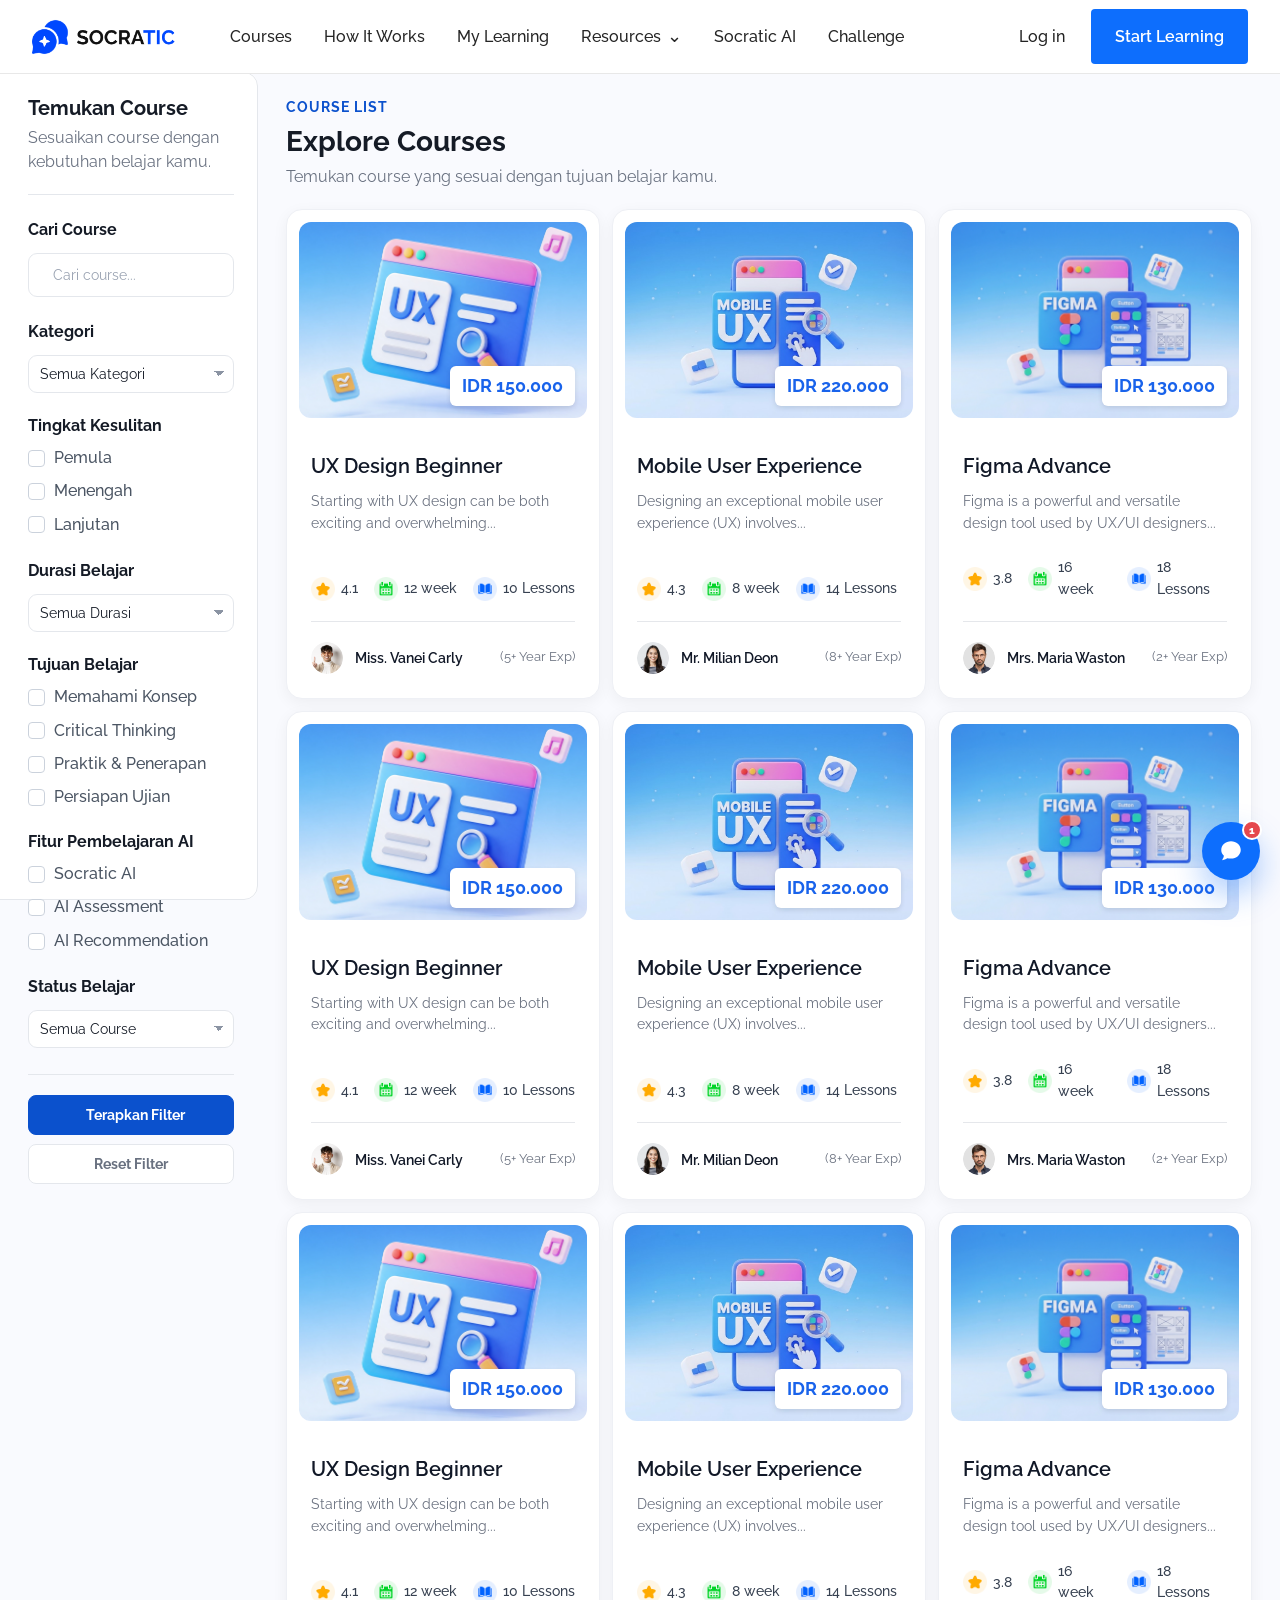
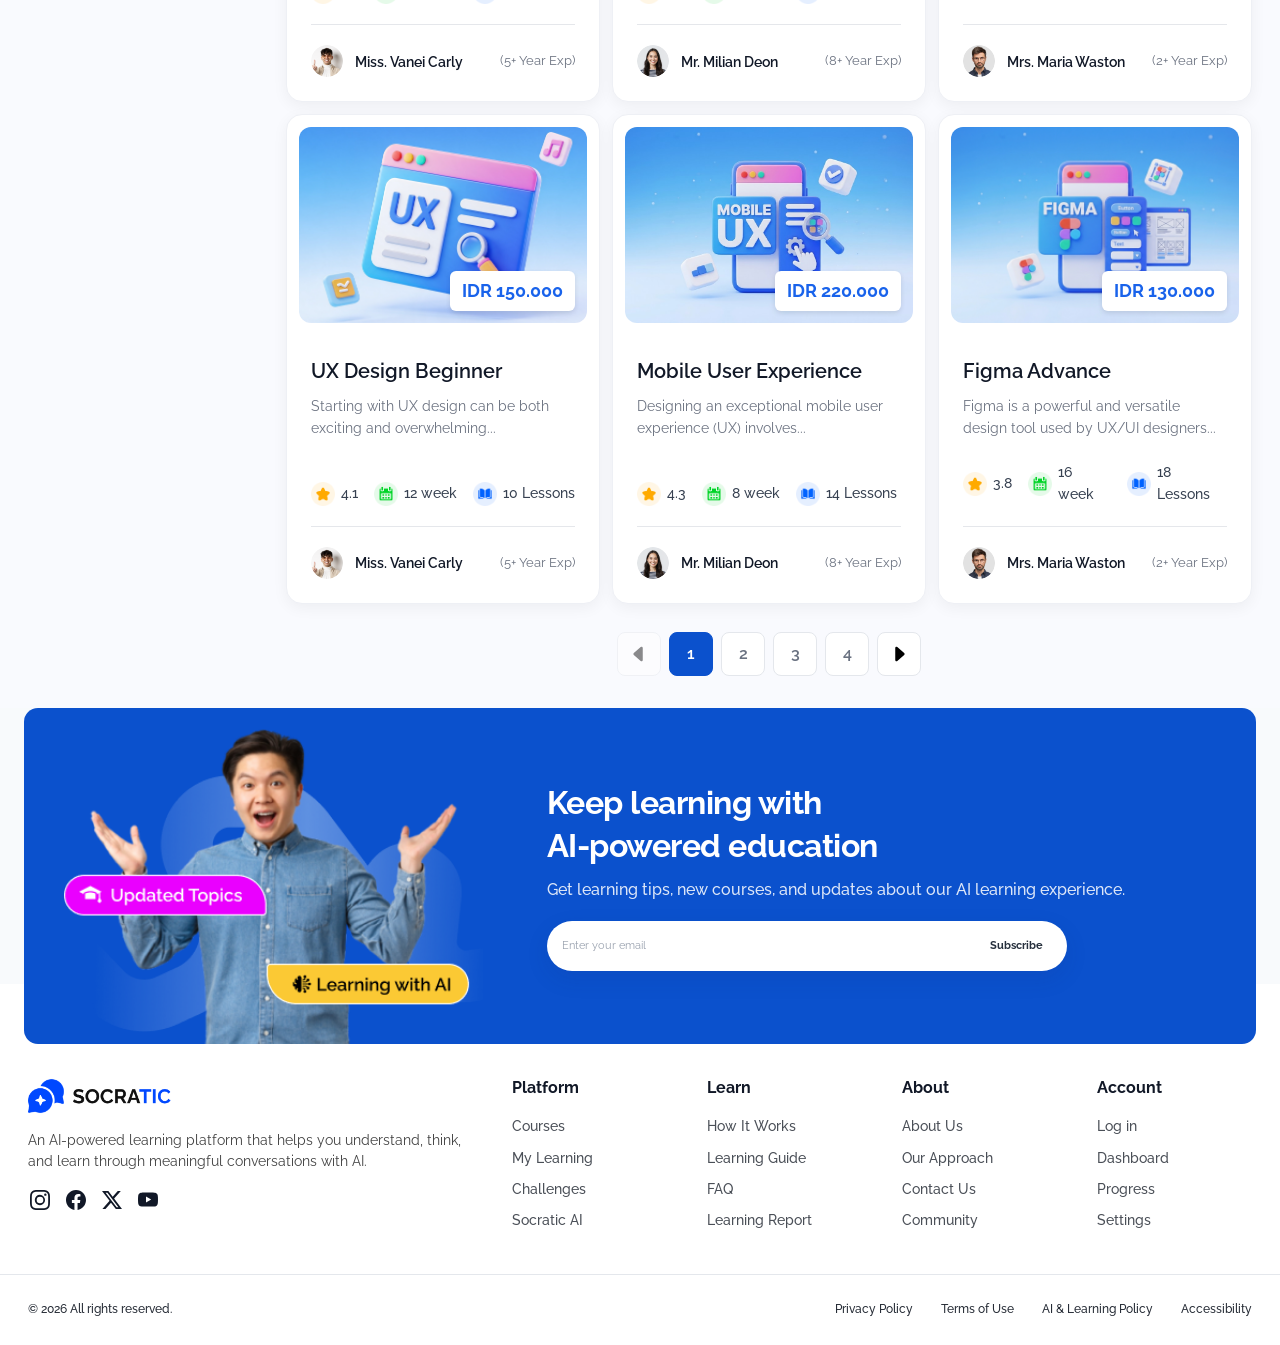
<file: course-list.html>
<!doctype html>
<html lang="en">
  <head>
    <meta charset="UTF-8" />
    <meta name="viewport" content="width=device-width, initial-scale=1.0" />
    <title>Course List | Socratic</title>

    <!-- GOOGLE FONT -->
    <link rel="preconnect" href="https://fonts.googleapis.com" />
    <link rel="preconnect" href="https://fonts.gstatic.com" crossorigin />
    <link
      href="https://fonts.googleapis.com/css2?family=Montserrat:ital,wght@0,100..900;1,100..900&family=Raleway:ital,wght@0,100..900;1,100..900&display=swap"
      rel="stylesheet"
    />
    <link rel="shortcut icon" href="favicon.ico" type="image/x-icon" />

    <!-- STYLE -->
    <link rel="stylesheet" href="./css/main.css" />
    <link rel="stylesheet" href="./css/courselist.css" />
    <link rel="stylesheet" href="./css/page-transition.css" />
    <link rel="stylesheet" href="./css/chatbot.css" />
  </head>
  <body>
    <div class="page-transisi" id="pageTransisi" aria-hidden="true">
      <div class="page-transisi-konten">
        <img
          src="./assets/imgs/logo-color.png"
          alt="Socratic"
          class="page-transisi-logo"
        />
        <div class="page-transisi-bar">
          <span id="pageTransisiBar"></span>
        </div>
      </div>
    </div>
    <script src="./js/page-transition.js"></script>
    <nav class="navigasi">
      <div class="wadah">
        <a href="index.html" class="logo">
          <img src="./assets/imgs/logo-color.png" alt="Logo" />
        </a>
        <div class="menu">
          <a href="course-list.html" class="tautan-menu"> Courses </a>
          <a href="index.html#faq" class="tautan-menu"> How It Works </a>
          <a href="dashboard.html" class="tautan-menu"> My Learning </a>
          <div class="menu-dropdown">
            <a href="#" class="tautan-menu tautan-dropdown">
              Resources <span class="panah">⌄</span>
            </a>
            <div class="jendela">
              <div class="isi-jendela">
                <div class="kolom-jendela">
                  <h3>Explore</h3>
                  <a href="course-list.html"> All Courses </a>
                  <a href="index.html"> Learning Paths </a> 
                </div>
                <div class="kolom-jendela">
                  <h3>Learn</h3>
                  <a href="index.html#faq"> How Socratic AI Works </a>
                  <a href="index.html#faq"> Learning Guide </a> <a href="index.html#faq"> FAQ </a>
                </div>
                <div class="kolom-jendela">
                  <h3>About</h3>
                  <a href="index.html#about"> About Platform </a>
                  <a href="index.html#approach"> Our Approach </a> <a href="index.html"> Contact Us </a>
                </div>
                <div class="kolom-jendela">
                  <h3>Your Learning</h3>
                  <a href="dashboard.html"> Dashboard </a>
                  <a href="dashboard.html"> Learning Progress </a>
                  <a href="dashboard.html"> Learning Report </a>
                </div>
              </div>
            </div>
          </div>
          <a href="socratic-ai.html#socratic-ai" class="tautan-menu"> Socratic AI </a>
          <a href="challenge.html" class="tautan-menu"> Challenge </a>
        </div>
        <div class="menu-kanan">
          <a href="login.html" class="masuk"> Log in </a>
          <a href="course-list.html" class="tombol"> Start Learning </a>
        </div>
        <button
          class="tombol-hamburger"
          id="tombolHamburger"
          aria-label="Buka menu"
        >
          <span></span> <span></span> <span></span>
        </button>
      </div>
    </nav>
    <div class="lapisan" id="lapisan"></div>

    <aside class="sidebar" id="sidebar">
      <div class="kepala-sidebar">
        <a href="index.html" class="logo-sidebar">
          <img src="./assets/imgs/logo-color.png" alt="Logo" />
        </a>

        <button class="tombol-tutup" id="tombolTutup" aria-label="Tutup menu">
          ×
        </button>
      </div>

      <div class="isi-sidebar">
        <a href="course-list.html">Courses</a>
        <a href="index.html#faq">How It Works</a>
        <a href="dashboard.html">My Learning</a>

        <div class="dropdown-sidebar">
          <button
            class="tombol-dropdown-sidebar"
            id="tombolDropdownSidebar"
          >
            Resources <span id="panahSidebar">+</span>
          </button>

          <div class="isi-dropdown-sidebar" id="isiDropdownSidebar">
            <h4>Explore</h4>
            <a href="course-list.html">All Courses</a>
            <a href="index.html">Learning Paths</a>

            <h4>Learn</h4>
            <a href="index.html#faq">How Socratic AI Works</a>
            <a href="index.html#faq">Learning Guide</a>
            <a href="index.html#faq">FAQ</a>

            <h4>About</h4>
            <a href="index.html#about">About Platform</a>
            <a href="index.html#approach">Our Approach</a>
            <a href="index.html">Contact Us</a>

            <h4>Your Learning</h4>
            <a href="dashboard.html">Dashboard</a>
            <a href="dashboard.html">Learning Progress</a>
            <a href="dashboard.html">Learning Report</a>
          </div>
        </div>

        <a href="socratic-ai.html#socratic-ai">Socratic AI</a>
        <a href="challenge.html">Challenge</a>

        <div class="garis-sidebar"></div>

        <a href="login.html">Log in</a>
        <a href="index.html">Contact Us</a>
        <a href="course-list.html" class="tombol-sidebar">Start Learning</a>
      </div>
    </aside>

    <main class="course-list-page">
      <div class="dashboard-container">
        <!-- ==========================================
         SIDEBAR FILTER
         ========================================== -->
        <aside class="sidebar-nav" id="courseFilter">
          <div class="overlay"></div>
          <div class="filter-header">
            <div>
              <h3>Temukan Course</h3>
              <p>Sesuaikan course dengan kebutuhan belajar kamu.</p>
            </div>

            <button
              type="button"
              class="btn-close-filter"
              id="closeFilter"
              aria-label="Tutup filter"
            >
              <svg
                xmlns="http://www.w3.org/2000/svg"
                class="bi bi-x"
                viewBox="0 0 16 16"
              >
                <path
                  d="M4.646 4.646a.5.5 0 0 1 .708 0L8 7.293l2.646-2.647a.5.5 0 0 1 .708.708L8.707 8l2.647 2.646a.5.5 0 0 1-.708.708L8 8.707l-2.646 2.647a.5.5 0 0 1-.708-.708L7.293 8 4.646 5.354a.5.5 0 0 1 0-.708"
                />
              </svg>
            </button>
          </div>

          <form id="courseFilterForm">
            <!-- SEARCH -->
            <div class="filter-group">
              <label for="filterSearch"> Cari Course </label>

              <div class="filter-search">
                <i class="fa-solid fa-magnifying-glass"></i>

                <input
                  type="search"
                  id="filterSearch"
                  name="search"
                  placeholder="Cari course..."
                  autocomplete="off"
                />
              </div>
            </div>

            <!-- KATEGORI -->
            <div class="filter-group">
              <label for="filterCategory"> Kategori </label>

              <select id="filterCategory" name="category" class="filter-select">
                <option value="">Semua Kategori</option>

                <option value="teknologi">Teknologi</option>

                <option value="bisnis">Bisnis</option>

                <option value="keuangan">Keuangan</option>

                <option value="sains">Sains</option>

                <option value="bahasa">Bahasa</option>

                <option value="pengembangan-diri">Pengembangan Diri</option>
              </select>
            </div>

            <!-- TINGKAT KESULITAN -->
            <div class="filter-group">
              <div class="filter-group-title">Tingkat Kesulitan</div>

              <div class="filter-options">
                <label class="filter-option">
                  <input type="checkbox" name="level" value="pemula" />

                  <span class="custom-checkbox"></span>

                  <span class="filter-option-text"> Pemula </span>
                </label>

                <label class="filter-option">
                  <input type="checkbox" name="level" value="menengah" />

                  <span class="custom-checkbox"></span>

                  <span class="filter-option-text"> Menengah </span>
                </label>

                <label class="filter-option">
                  <input type="checkbox" name="level" value="lanjutan" />

                  <span class="custom-checkbox"></span>

                  <span class="filter-option-text"> Lanjutan </span>
                </label>
              </div>
            </div>

            <!-- DURASI -->
            <div class="filter-group">
              <label for="filterDuration"> Durasi Belajar </label>

              <select id="filterDuration" name="duration" class="filter-select">
                <option value="">Semua Durasi</option>

                <option value="short">Kurang dari 2 jam</option>

                <option value="medium">2–5 jam</option>

                <option value="long">5–10 jam</option>

                <option value="extra-long">Lebih dari 10 jam</option>
              </select>
            </div>

            <!-- TUJUAN BELAJAR -->
            <div class="filter-group">
              <div class="filter-group-title">Tujuan Belajar</div>

              <div class="filter-options">
                <label class="filter-option">
                  <input type="checkbox" name="goal" value="konsep" />

                  <span class="custom-checkbox"></span>

                  <span class="filter-option-text"> Memahami Konsep </span>
                </label>

                <label class="filter-option">
                  <input
                    type="checkbox"
                    name="goal"
                    value="critical-thinking"
                  />

                  <span class="custom-checkbox"></span>

                  <span class="filter-option-text"> Critical Thinking </span>
                </label>

                <label class="filter-option">
                  <input type="checkbox" name="goal" value="praktik" />

                  <span class="custom-checkbox"></span>

                  <span class="filter-option-text"> Praktik & Penerapan </span>
                </label>

                <label class="filter-option">
                  <input type="checkbox" name="goal" value="ujian" />

                  <span class="custom-checkbox"></span>

                  <span class="filter-option-text"> Persiapan Ujian </span>
                </label>
              </div>
            </div>

            <!-- FITUR AI -->
            <div class="filter-group">
              <div class="filter-group-title">Fitur Pembelajaran AI</div>

              <div class="filter-options">
                <label class="filter-option">
                  <input type="checkbox" name="ai" value="socratic" />

                  <span class="custom-checkbox"></span>

                  <span class="filter-option-text"> Socratic AI </span>
                </label>

                <label class="filter-option">
                  <input type="checkbox" name="ai" value="assessment" />

                  <span class="custom-checkbox"></span>

                  <span class="filter-option-text"> AI Assessment </span>
                </label>

                <label class="filter-option">
                  <input type="checkbox" name="ai" value="recommendation" />

                  <span class="custom-checkbox"></span>

                  <span class="filter-option-text"> AI Recommendation </span>
                </label>
              </div>
            </div>

            <!-- STATUS -->
            <div class="filter-group">
              <label for="filterStatus"> Status Belajar </label>

              <select id="filterStatus" name="status" class="filter-select">
                <option value="">Semua Course</option>

                <option value="not-started">Belum Dimulai</option>

                <option value="learning">Sedang Dipelajari</option>

                <option value="completed">Selesai</option>
              </select>
            </div>

            <!-- BUTTON -->
            <div class="filter-actions">
              <button type="submit" class="btn-filter">
                <i class="fa-solid fa-filter"></i>
                Terapkan Filter
              </button>

              <button type="button" class="btn-reset" id="resetFilter">
                Reset Filter
              </button>
            </div>
          </form>
        </aside>

        <!-- OVERLAY MOBILE -->
        <div class="filter-overlay" id="filterOverlay"></div>

        <!-- ==========================================
         MAIN CONTENT
         ========================================== -->
        <section class="main-content">
          <!-- TOP BAR -->
          <div class="course-list-top">
            <div class="course-list-heading">
              <div>
                <span class="course-list-eyebrow"> COURSE LIST </span>

                <h1>Explore Courses</h1>

                <p>Temukan course yang sesuai dengan tujuan belajar kamu.</p>
              </div>
            </div>

            <button type="button" class="btn-open-filter" id="openFilter">
              <svg
                xmlns="http://www.w3.org/2000/svg"
                class="bi bi-funnel"
                viewBox="0 0 16 16"
              >
                <path
                  d="M1.5 1.5A.5.5 0 0 1 2 1h12a.5.5 0 0 1 .5.5v2a.5.5 0 0 1-.128.334L10 8.692V13.5a.5.5 0 0 1-.342.474l-3 1A.5.5 0 0 1 6 14.5V8.692L1.628 3.834A.5.5 0 0 1 1.5 3.5zm1 .5v1.308l4.372 4.858A.5.5 0 0 1 7 8.5v5.306l2-.666V8.5a.5.5 0 0 1 .128-.334L13.5 3.308V2z"
                />
              </svg>
              <span> Filter Course </span>
            </button>
          </div>

          <!-- ==========================================
           COURSE GRID
           ========================================== -->
          <div class="course-grid">
            <!-- COURSE 1 -->
            <a
              href="course.html"
              class="kartu-kursus"
              data-title="UX Design Beginner"
              data-description="Starting with UX design can be both exciting and overwhelming"
              data-category="teknologi"
              data-level="pemula"
              data-duration="long"
              data-status="not-started"
              data-goals="konsep,critical-thinking,praktik"
              data-ai="socratic,assessment,recommendation"
            >
              <div class="bagian-gambar">
                <img
                  src="./assets/imgs/course-1.png"
                  alt="UX Design Beginner"
                />

                <span class="label-harga"> IDR 150.000 </span>
              </div>

              <div class="bagian-konten">
                <h3 class="judul-kursus">UX Design Beginner</h3>

                <p class="deskripsi-kursus">
                  Starting with UX design can be both exciting and
                  overwhelming...
                </p>

                <div class="metrik-kursus">
                  <span class="metrik">
                    <img
                      src="./assets/icon/star.png"
                      alt="Star icon"
                      class="ikon"
                    />
                    4.1
                  </span>

                  <span class="metrik">
                    <img
                      src="./assets/icon/date.png"
                      alt="Date Icon"
                      class="ikon"
                    />
                    12 week
                  </span>

                  <span class="metrik">
                    <img
                      src="./assets/icon/book.png"
                      alt="Book icon"
                      class="ikon"
                    />
                    10 Lessons
                  </span>
                </div>

                <hr class="garis-pemisah" />

                <div class="bagian-instruktur">
                  <div class="info-instruktur">
                    <img
                      src="./assets/imgs/user-1.png"
                      alt="Miss. Vanei Carly"
                      class="avatar-instruktur"
                    />

                    <span class="nama-instruktur"> Miss. Vanei Carly </span>
                  </div>

                  <span class="pengalaman"> (5+ Year Exp) </span>
                </div>
              </div>
            </a>

            <!-- COURSE 2 -->
            <a
              href="course.html"
              class="kartu-kursus"
              data-title="Mobile User Experience"
              data-description="Designing an exceptional mobile user experience UX involves"
              data-category="teknologi"
              data-level="menengah"
              data-duration="medium"
              data-status="learning"
              data-goals="konsep,critical-thinking,praktik"
              data-ai="socratic,assessment"
            >
              <div class="bagian-gambar">
                <img
                  src="./assets/imgs/course-2.png"
                  alt="Mobile User Experience"
                />

                <span class="label-harga"> IDR 220.000 </span>
              </div>

              <div class="bagian-konten">
                <h3 class="judul-kursus">Mobile User Experience</h3>

                <p class="deskripsi-kursus">
                  Designing an exceptional mobile user experience (UX)
                  involves...
                </p>

                <div class="metrik-kursus">
                  <span class="metrik">
                    <img
                      src="./assets/icon/star.png"
                      alt="Star icon"
                      class="ikon"
                    />
                    4.3
                  </span>

                  <span class="metrik">
                    <img
                      src="./assets/icon/date.png"
                      alt="Date Icon"
                      class="ikon"
                    />
                    8 week
                  </span>

                  <span class="metrik">
                    <img
                      src="./assets/icon/book.png"
                      alt="Book icon"
                      class="ikon"
                    />
                    14 Lessons
                  </span>
                </div>

                <hr class="garis-pemisah" />

                <div class="bagian-instruktur">
                  <div class="info-instruktur">
                    <img
                      src="./assets/imgs/user-2.png"
                      alt="Mr. Milian Deon"
                      class="avatar-instruktur"
                    />

                    <span class="nama-instruktur"> Mr. Milian Deon </span>
                  </div>

                  <span class="pengalaman"> (8+ Year Exp) </span>
                </div>
              </div>
            </a>

            <!-- COURSE 3 -->
            <a
              href="course.html"
              class="kartu-kursus"
              data-title="Figma Advance"
              data-description="Figma is a powerful and versatile design tool used by UX UI designers"
              data-category="teknologi"
              data-level="lanjutan"
              data-duration="extra-long"
              data-status="completed"
              data-goals="praktik,critical-thinking"
              data-ai="assessment,recommendation"
            >
              <div class="bagian-gambar">
                <img src="./assets/imgs/course-3.png" alt="Figma Advance" />

                <span class="label-harga"> IDR 130.000</span>
              </div>

              <div class="bagian-konten">
                <h3 class="judul-kursus">Figma Advance</h3>

                <p class="deskripsi-kursus">
                  Figma is a powerful and versatile design tool used by UX/UI
                  designers...
                </p>

                <div class="metrik-kursus">
                  <span class="metrik">
                    <img
                      src="./assets/icon/star.png"
                      alt="Star icon"
                      class="ikon"
                    />
                    3.8
                  </span>

                  <span class="metrik">
                    <img
                      src="./assets/icon/date.png"
                      alt="Date Icon"
                      class="ikon"
                    />
                    16 week
                  </span>

                  <span class="metrik">
                    <img
                      src="./assets/icon/book.png"
                      alt="Book icon"
                      class="ikon"
                    />
                    18 Lessons
                  </span>
                </div>

                <hr class="garis-pemisah" />

                <div class="bagian-instruktur">
                  <div class="info-instruktur">
                    <img
                      src="./assets/imgs/user-3.png"
                      alt="Mrs. Maria Waston"
                      class="avatar-instruktur"
                    />

                    <span class="nama-instruktur"> Mrs. Maria Waston </span>
                  </div>

                  <span class="pengalaman"> (2+ Year Exp) </span>
                </div>
              </div>
            </a>

            <!-- COURSE 1 -->
            <a
              href="course.html"
              class="kartu-kursus"
              data-title="UX Design Beginner"
              data-description="Starting with UX design can be both exciting and overwhelming"
              data-category="teknologi"
              data-level="pemula"
              data-duration="long"
              data-status="not-started"
              data-goals="konsep,critical-thinking,praktik"
              data-ai="socratic,assessment,recommendation"
            >
              <div class="bagian-gambar">
                <img
                  src="./assets/imgs/course-1.png"
                  alt="UX Design Beginner"
                />

                <span class="label-harga"> IDR 150.000 </span>
              </div>

              <div class="bagian-konten">
                <h3 class="judul-kursus">UX Design Beginner</h3>

                <p class="deskripsi-kursus">
                  Starting with UX design can be both exciting and
                  overwhelming...
                </p>

                <div class="metrik-kursus">
                  <span class="metrik">
                    <img
                      src="./assets/icon/star.png"
                      alt="Star icon"
                      class="ikon"
                    />
                    4.1
                  </span>

                  <span class="metrik">
                    <img
                      src="./assets/icon/date.png"
                      alt="Date Icon"
                      class="ikon"
                    />
                    12 week
                  </span>

                  <span class="metrik">
                    <img
                      src="./assets/icon/book.png"
                      alt="Book icon"
                      class="ikon"
                    />
                    10 Lessons
                  </span>
                </div>

                <hr class="garis-pemisah" />

                <div class="bagian-instruktur">
                  <div class="info-instruktur">
                    <img
                      src="./assets/imgs/user-1.png"
                      alt="Miss. Vanei Carly"
                      class="avatar-instruktur"
                    />

                    <span class="nama-instruktur"> Miss. Vanei Carly </span>
                  </div>

                  <span class="pengalaman"> (5+ Year Exp) </span>
                </div>
              </div>
            </a>

            <!-- COURSE 2 -->
            <a
              href="course.html"
              class="kartu-kursus"
              data-title="Mobile User Experience"
              data-description="Designing an exceptional mobile user experience UX involves"
              data-category="teknologi"
              data-level="menengah"
              data-duration="medium"
              data-status="learning"
              data-goals="konsep,critical-thinking,praktik"
              data-ai="socratic,assessment"
            >
              <div class="bagian-gambar">
                <img
                  src="./assets/imgs/course-2.png"
                  alt="Mobile User Experience"
                />

                <span class="label-harga"> IDR 220.000 </span>
              </div>

              <div class="bagian-konten">
                <h3 class="judul-kursus">Mobile User Experience</h3>

                <p class="deskripsi-kursus">
                  Designing an exceptional mobile user experience (UX)
                  involves...
                </p>

                <div class="metrik-kursus">
                  <span class="metrik">
                    <img
                      src="./assets/icon/star.png"
                      alt="Star icon"
                      class="ikon"
                    />
                    4.3
                  </span>

                  <span class="metrik">
                    <img
                      src="./assets/icon/date.png"
                      alt="Date Icon"
                      class="ikon"
                    />
                    8 week
                  </span>

                  <span class="metrik">
                    <img
                      src="./assets/icon/book.png"
                      alt="Book icon"
                      class="ikon"
                    />
                    14 Lessons
                  </span>
                </div>

                <hr class="garis-pemisah" />

                <div class="bagian-instruktur">
                  <div class="info-instruktur">
                    <img
                      src="./assets/imgs/user-2.png"
                      alt="Mr. Milian Deon"
                      class="avatar-instruktur"
                    />

                    <span class="nama-instruktur"> Mr. Milian Deon </span>
                  </div>

                  <span class="pengalaman"> (8+ Year Exp) </span>
                </div>
              </div>
            </a>

            <!-- COURSE 3 -->
            <a
              href="course.html"
              class="kartu-kursus"
              data-title="Figma Advance"
              data-description="Figma is a powerful and versatile design tool used by UX UI designers"
              data-category="teknologi"
              data-level="lanjutan"
              data-duration="extra-long"
              data-status="completed"
              data-goals="praktik,critical-thinking"
              data-ai="assessment,recommendation"
            >
              <div class="bagian-gambar">
                <img src="./assets/imgs/course-3.png" alt="Figma Advance" />

                <span class="label-harga"> IDR 130.000</span>
              </div>

              <div class="bagian-konten">
                <h3 class="judul-kursus">Figma Advance</h3>

                <p class="deskripsi-kursus">
                  Figma is a powerful and versatile design tool used by UX/UI
                  designers...
                </p>

                <div class="metrik-kursus">
                  <span class="metrik">
                    <img
                      src="./assets/icon/star.png"
                      alt="Star icon"
                      class="ikon"
                    />
                    3.8
                  </span>

                  <span class="metrik">
                    <img
                      src="./assets/icon/date.png"
                      alt="Date Icon"
                      class="ikon"
                    />
                    16 week
                  </span>

                  <span class="metrik">
                    <img
                      src="./assets/icon/book.png"
                      alt="Book icon"
                      class="ikon"
                    />
                    18 Lessons
                  </span>
                </div>

                <hr class="garis-pemisah" />

                <div class="bagian-instruktur">
                  <div class="info-instruktur">
                    <img
                      src="./assets/imgs/user-3.png"
                      alt="Mrs. Maria Waston"
                      class="avatar-instruktur"
                    />

                    <span class="nama-instruktur"> Mrs. Maria Waston </span>
                  </div>

                  <span class="pengalaman"> (2+ Year Exp) </span>
                </div>
              </div>
            </a>

            <!-- COURSE 1 -->
            <a
              href="course.html"
              class="kartu-kursus"
              data-title="UX Design Beginner"
              data-description="Starting with UX design can be both exciting and overwhelming"
              data-category="teknologi"
              data-level="pemula"
              data-duration="long"
              data-status="not-started"
              data-goals="konsep,critical-thinking,praktik"
              data-ai="socratic,assessment,recommendation"
            >
              <div class="bagian-gambar">
                <img
                  src="./assets/imgs/course-1.png"
                  alt="UX Design Beginner"
                />

                <span class="label-harga"> IDR 150.000 </span>
              </div>

              <div class="bagian-konten">
                <h3 class="judul-kursus">UX Design Beginner</h3>

                <p class="deskripsi-kursus">
                  Starting with UX design can be both exciting and
                  overwhelming...
                </p>

                <div class="metrik-kursus">
                  <span class="metrik">
                    <img
                      src="./assets/icon/star.png"
                      alt="Star icon"
                      class="ikon"
                    />
                    4.1
                  </span>

                  <span class="metrik">
                    <img
                      src="./assets/icon/date.png"
                      alt="Date Icon"
                      class="ikon"
                    />
                    12 week
                  </span>

                  <span class="metrik">
                    <img
                      src="./assets/icon/book.png"
                      alt="Book icon"
                      class="ikon"
                    />
                    10 Lessons
                  </span>
                </div>

                <hr class="garis-pemisah" />

                <div class="bagian-instruktur">
                  <div class="info-instruktur">
                    <img
                      src="./assets/imgs/user-1.png"
                      alt="Miss. Vanei Carly"
                      class="avatar-instruktur"
                    />

                    <span class="nama-instruktur"> Miss. Vanei Carly </span>
                  </div>

                  <span class="pengalaman"> (5+ Year Exp) </span>
                </div>
              </div>
            </a>

            <!-- COURSE 2 -->
            <a
              href="course.html"
              class="kartu-kursus"
              data-title="Mobile User Experience"
              data-description="Designing an exceptional mobile user experience UX involves"
              data-category="teknologi"
              data-level="menengah"
              data-duration="medium"
              data-status="learning"
              data-goals="konsep,critical-thinking,praktik"
              data-ai="socratic,assessment"
            >
              <div class="bagian-gambar">
                <img
                  src="./assets/imgs/course-2.png"
                  alt="Mobile User Experience"
                />

                <span class="label-harga"> IDR 220.000 </span>
              </div>

              <div class="bagian-konten">
                <h3 class="judul-kursus">Mobile User Experience</h3>

                <p class="deskripsi-kursus">
                  Designing an exceptional mobile user experience (UX)
                  involves...
                </p>

                <div class="metrik-kursus">
                  <span class="metrik">
                    <img
                      src="./assets/icon/star.png"
                      alt="Star icon"
                      class="ikon"
                    />
                    4.3
                  </span>

                  <span class="metrik">
                    <img
                      src="./assets/icon/date.png"
                      alt="Date Icon"
                      class="ikon"
                    />
                    8 week
                  </span>

                  <span class="metrik">
                    <img
                      src="./assets/icon/book.png"
                      alt="Book icon"
                      class="ikon"
                    />
                    14 Lessons
                  </span>
                </div>

                <hr class="garis-pemisah" />

                <div class="bagian-instruktur">
                  <div class="info-instruktur">
                    <img
                      src="./assets/imgs/user-2.png"
                      alt="Mr. Milian Deon"
                      class="avatar-instruktur"
                    />

                    <span class="nama-instruktur"> Mr. Milian Deon </span>
                  </div>

                  <span class="pengalaman"> (8+ Year Exp) </span>
                </div>
              </div>
            </a>

            <!-- COURSE 3 -->
            <a
              href="course.html"
              class="kartu-kursus"
              data-title="Figma Advance"
              data-description="Figma is a powerful and versatile design tool used by UX UI designers"
              data-category="teknologi"
              data-level="lanjutan"
              data-duration="extra-long"
              data-status="completed"
              data-goals="praktik,critical-thinking"
              data-ai="assessment,recommendation"
            >
              <div class="bagian-gambar">
                <img src="./assets/imgs/course-3.png" alt="Figma Advance" />

                <span class="label-harga"> IDR 130.000</span>
              </div>

              <div class="bagian-konten">
                <h3 class="judul-kursus">Figma Advance</h3>

                <p class="deskripsi-kursus">
                  Figma is a powerful and versatile design tool used by UX/UI
                  designers...
                </p>

                <div class="metrik-kursus">
                  <span class="metrik">
                    <img
                      src="./assets/icon/star.png"
                      alt="Star icon"
                      class="ikon"
                    />
                    3.8
                  </span>

                  <span class="metrik">
                    <img
                      src="./assets/icon/date.png"
                      alt="Date Icon"
                      class="ikon"
                    />
                    16 week
                  </span>

                  <span class="metrik">
                    <img
                      src="./assets/icon/book.png"
                      alt="Book icon"
                      class="ikon"
                    />
                    18 Lessons
                  </span>
                </div>

                <hr class="garis-pemisah" />

                <div class="bagian-instruktur">
                  <div class="info-instruktur">
                    <img
                      src="./assets/imgs/user-3.png"
                      alt="Mrs. Maria Waston"
                      class="avatar-instruktur"
                    />

                    <span class="nama-instruktur"> Mrs. Maria Waston </span>
                  </div>

                  <span class="pengalaman"> (2+ Year Exp) </span>
                </div>
              </div>
            </a>

            <!-- COURSE 1 -->
            <a
              href="course.html"
              class="kartu-kursus"
              data-title="UX Design Beginner"
              data-description="Starting with UX design can be both exciting and overwhelming"
              data-category="teknologi"
              data-level="pemula"
              data-duration="long"
              data-status="not-started"
              data-goals="konsep,critical-thinking,praktik"
              data-ai="socratic,assessment,recommendation"
            >
              <div class="bagian-gambar">
                <img
                  src="./assets/imgs/course-1.png"
                  alt="UX Design Beginner"
                />

                <span class="label-harga"> IDR 150.000 </span>
              </div>

              <div class="bagian-konten">
                <h3 class="judul-kursus">UX Design Beginner</h3>

                <p class="deskripsi-kursus">
                  Starting with UX design can be both exciting and
                  overwhelming...
                </p>

                <div class="metrik-kursus">
                  <span class="metrik">
                    <img
                      src="./assets/icon/star.png"
                      alt="Star icon"
                      class="ikon"
                    />
                    4.1
                  </span>

                  <span class="metrik">
                    <img
                      src="./assets/icon/date.png"
                      alt="Date Icon"
                      class="ikon"
                    />
                    12 week
                  </span>

                  <span class="metrik">
                    <img
                      src="./assets/icon/book.png"
                      alt="Book icon"
                      class="ikon"
                    />
                    10 Lessons
                  </span>
                </div>

                <hr class="garis-pemisah" />

                <div class="bagian-instruktur">
                  <div class="info-instruktur">
                    <img
                      src="./assets/imgs/user-1.png"
                      alt="Miss. Vanei Carly"
                      class="avatar-instruktur"
                    />

                    <span class="nama-instruktur"> Miss. Vanei Carly </span>
                  </div>

                  <span class="pengalaman"> (5+ Year Exp) </span>
                </div>
              </div>
            </a>

            <!-- COURSE 2 -->
            <a
              href="course.html"
              class="kartu-kursus"
              data-title="Mobile User Experience"
              data-description="Designing an exceptional mobile user experience UX involves"
              data-category="teknologi"
              data-level="menengah"
              data-duration="medium"
              data-status="learning"
              data-goals="konsep,critical-thinking,praktik"
              data-ai="socratic,assessment"
            >
              <div class="bagian-gambar">
                <img
                  src="./assets/imgs/course-2.png"
                  alt="Mobile User Experience"
                />

                <span class="label-harga"> IDR 220.000 </span>
              </div>

              <div class="bagian-konten">
                <h3 class="judul-kursus">Mobile User Experience</h3>

                <p class="deskripsi-kursus">
                  Designing an exceptional mobile user experience (UX)
                  involves...
                </p>

                <div class="metrik-kursus">
                  <span class="metrik">
                    <img
                      src="./assets/icon/star.png"
                      alt="Star icon"
                      class="ikon"
                    />
                    4.3
                  </span>

                  <span class="metrik">
                    <img
                      src="./assets/icon/date.png"
                      alt="Date Icon"
                      class="ikon"
                    />
                    8 week
                  </span>

                  <span class="metrik">
                    <img
                      src="./assets/icon/book.png"
                      alt="Book icon"
                      class="ikon"
                    />
                    14 Lessons
                  </span>
                </div>

                <hr class="garis-pemisah" />

                <div class="bagian-instruktur">
                  <div class="info-instruktur">
                    <img
                      src="./assets/imgs/user-2.png"
                      alt="Mr. Milian Deon"
                      class="avatar-instruktur"
                    />

                    <span class="nama-instruktur"> Mr. Milian Deon </span>
                  </div>

                  <span class="pengalaman"> (8+ Year Exp) </span>
                </div>
              </div>
            </a>

            <!-- COURSE 3 -->
            <a
              href="course.html"
              class="kartu-kursus"
              data-title="Figma Advance"
              data-description="Figma is a powerful and versatile design tool used by UX UI designers"
              data-category="teknologi"
              data-level="lanjutan"
              data-duration="extra-long"
              data-status="completed"
              data-goals="praktik,critical-thinking"
              data-ai="assessment,recommendation"
            >
              <div class="bagian-gambar">
                <img src="./assets/imgs/course-3.png" alt="Figma Advance" />

                <span class="label-harga"> IDR 130.000</span>
              </div>

              <div class="bagian-konten">
                <h3 class="judul-kursus">Figma Advance</h3>

                <p class="deskripsi-kursus">
                  Figma is a powerful and versatile design tool used by UX/UI
                  designers...
                </p>

                <div class="metrik-kursus">
                  <span class="metrik">
                    <img
                      src="./assets/icon/star.png"
                      alt="Star icon"
                      class="ikon"
                    />
                    3.8
                  </span>

                  <span class="metrik">
                    <img
                      src="./assets/icon/date.png"
                      alt="Date Icon"
                      class="ikon"
                    />
                    16 week
                  </span>

                  <span class="metrik">
                    <img
                      src="./assets/icon/book.png"
                      alt="Book icon"
                      class="ikon"
                    />
                    18 Lessons
                  </span>
                </div>

                <hr class="garis-pemisah" />

                <div class="bagian-instruktur">
                  <div class="info-instruktur">
                    <img
                      src="./assets/imgs/user-3.png"
                      alt="Mrs. Maria Waston"
                      class="avatar-instruktur"
                    />

                    <span class="nama-instruktur"> Mrs. Maria Waston </span>
                  </div>

                  <span class="pengalaman"> (2+ Year Exp) </span>
                </div>
              </div>
            </a>
          </div>
          <!-- ==========================================
           PAGINATION
           ========================================== -->
          <nav class="course-pagination" aria-label="Navigasi halaman">
            <button
              type="button"
              class="halaman-tombol halaman-nav"
              disabled
              aria-label="Halaman sebelumnya"
            >
              <svg
                xmlns="http://www.w3.org/2000/svg"
                class="bi bi-caret-left-fill"
                viewBox="0 0 16 16"
              >
                <path
                  d="m3.86 8.753 5.482 4.796c.646.566 1.658.106 1.658-.753V3.204a1 1 0 0 0-1.659-.753l-5.48 4.796a1 1 0 0 0 0 1.506z"
                />
              </svg>
            </button>

            <button type="button" class="halaman-tombol aktif">1</button>
            <button type="button" class="halaman-tombol">2</button>
            <button type="button" class="halaman-tombol">3</button>
            <button type="button" class="halaman-tombol">4</button>

            <button
              type="button"
              class="halaman-tombol halaman-nav"
              aria-label="Halaman selanjutnya"
            >
              <svg
                xmlns="http://www.w3.org/2000/svg"
                class="bi bi-caret-right-fill"
                viewBox="0 0 16 16"
              >
                <path
                  d="m12.14 8.753-5.482 4.796c-.646.566-1.658.106-1.658-.753V3.204a1 1 0 0 1 1.659-.753l5.48 4.796a1 1 0 0 1 0 1.506z"
                />
              </svg>
            </button>
          </nav>
        </section>
      </div>
    </main>

    <footer class="footer">
      <div class="wadah">
        <section class="berlangganan">
          <div class="berlangganan-ilustrasi">
            <img
              src="./assets/imgs/footer_dode.png"
              alt="Learning illustration"
            />
          </div>
          <div class="berlangganan-informasi">
            <h2>
              Keep learning with <br class="desktop" />
              AI-powered education
            </h2>
            <p>
              Get learning tips, new courses, and updates about our AI learning
              experience.
            </p>
            <form class="formulir-berlangganan">
              <div class="input-grup">
                <input
                  type="email"
                  placeholder="Enter your email"
                  aria-label="Alamat email"
                  required
                />
                <button type="submit">Subscribe</button>
              </div>
            </form>
          </div>
        </section>
        <section class="bagian-utama">
          <div class="overlay"></div>
          <div class="cover">
            <div class="identitas">
              <a class="logo" href="index.html" aria-label="Homepage">
                <img src="./assets/imgs/logo-color.png" alt="Logo" />
              </a>
              <p>
                An AI-powered learning platform that helps you understand,
                think, and learn through meaningful conversations with AI.
              </p>
              <div class="sosial">
                <a href="#" aria-label="Instagram">
                  <svg
                    xmlns="http://www.w3.org/2000/svg"
                    fill="#111827"
                    class="bi bi-instagram"
                    viewBox="0 0 16 16"
                  >
                    <path
                      d="M8 0C5.829 0 5.556.01 4.703.048 3.85.088 3.269.222 2.76.42a3.9 3.9 0 0 0-1.417.923A3.9 3.9 0 0 0 .42 2.76C.222 3.268.087 3.85.048 4.7.01 5.555 0 5.827 0 8.001c0 2.172.01 2.444.048 3.297.04.852.174 1.433.372 1.942.205.526.478.972.923 1.417.444.445.89.719 1.416.923.51.198 1.09.333 1.942.372C5.555 15.99 5.827 16 8 16s2.444-.01 3.298-.048c.851-.04 1.434-.174 1.943-.372a3.9 3.9 0 0 0 1.416-.923c.445-.445.718-.891.923-1.417.197-.509.332-1.09.372-1.942C15.99 10.445 16 10.173 16 8s-.01-2.445-.048-3.299c-.04-.851-.175-1.433-.372-1.941a3.9 3.9 0 0 0-.923-1.417A3.9 3.9 0 0 0 13.24.42c-.51-.198-1.092-.333-1.943-.372C10.443.01 10.172 0 7.998 0zm-.717 1.442h.718c2.136 0 2.389.007 3.232.046.78.035 1.204.166 1.486.275.373.145.64.319.92.599s.453.546.598.92c.11.281.24.705.275 1.485.039.843.047 1.096.047 3.231s-.008 2.389-.047 3.232c-.035.78-.166 1.203-.275 1.485a2.5 2.5 0 0 1-.599.919c-.28.28-.546.453-.92.598-.28.11-.704.24-1.485.276-.843.038-1.096.047-3.232.047s-2.39-.009-3.233-.047c-.78-.036-1.203-.166-1.485-.276a2.5 2.5 0 0 1-.92-.598 2.5 2.5 0 0 1-.6-.92c-.109-.281-.24-.705-.275-1.485-.038-.843-.046-1.096-.046-3.233s.008-2.388.046-3.231c.036-.78.166-1.204.276-1.486.145-.373.319-.64.599-.92s.546-.453.92-.598c.282-.11.705-.24 1.485-.276.738-.034 1.024-.044 2.515-.045zm4.988 1.328a.96.96 0 1 0 0 1.92.96.96 0 0 0 0-1.92m-4.27 1.122a4.109 4.109 0 1 0 0 8.217 4.109 4.109 0 0 0 0-8.217m0 1.441a2.667 2.667 0 1 1 0 5.334 2.667 2.667 0 0 1 0-5.334"
                    />
                  </svg>
                </a>
                <a href="#" aria-label="facebook">
                  <svg
                    xmlns="http://www.w3.org/2000/svg"
                    fill="#111827"
                    class="bi bi-facebook"
                    viewBox="0 0 16 16"
                  >
                    <path
                      d="M16 8.049c0-4.446-3.582-8.05-8-8.05C3.58 0-.002 3.603-.002 8.05c0 4.017 2.926 7.347 6.75 7.951v-5.625h-2.03V8.05H6.75V6.275c0-2.017 1.195-3.131 3.022-3.131.876 0 1.791.157 1.791.157v1.98h-1.009c-.993 0-1.303.621-1.303 1.258v1.51h2.218l-.354 2.326H9.25V16c3.824-.604 6.75-3.934 6.75-7.951"
                    />
                  </svg>
                </a>
                <a href="#" aria-label="X">
                  <svg
                    xmlns="http://www.w3.org/2000/svg"
                    fill="#111827"
                    class="bi bi-twitter-x"
                    viewBox="0 0 16 16"
                  >
                    <path
                      d="M12.6.75h2.454l-5.36 6.142L16 15.25h-4.937l-3.867-5.07-4.425 5.07H.316l5.733-6.57L0 .75h5.063l3.495 4.633L12.601.75Zm-.86 13.028h1.36L4.323 2.145H2.865z"
                    />
                  </svg>
                </a>
                <a href="#" aria-label="YouTube">
                  <svg
                    xmlns="http://www.w3.org/2000/svg"
                    fill="#111827"
                    class="bi bi-youtube"
                    viewBox="0 0 16 16"
                  >
                    <path
                      d="M8.051 1.999h.089c.822.003 4.987.033 6.11.335a2.01 2.01 0 0 1 1.415 1.42c.101.38.172.883.22 1.402l.01.104.022.26.008.104c.065.914.073 1.77.074 1.957v.075c-.001.194-.01 1.108-.082 2.06l-.008.105-.009.104c-.05.572-.124 1.14-.235 1.558a2.01 2.01 0 0 1-1.415 1.42c-1.16.312-5.569.334-6.18.335h-.142c-.309 0-1.587-.006-2.927-.052l-.17-.006-.087-.004-.171-.007-.171-.007c-1.11-.049-2.167-.128-2.654-.26a2.01 2.01 0 0 1-1.415-1.419c-.111-.417-.185-.986-.235-1.558L.09 9.82l-.008-.104A31 31 0 0 1 0 7.68v-.123c.002-.215.01-.958.064-1.778l.007-.103.003-.052.008-.104.022-.26.01-.104c.048-.519.119-1.023.22-1.402a2.01 2.01 0 0 1 1.415-1.42c.487-.13 1.544-.21 2.654-.26l.17-.007.172-.006.086-.003.171-.007A100 100 0 0 1 7.858 2zM6.4 5.209v4.818l4.157-2.408z"
                    />
                  </svg>
                </a>
              </div>
            </div>
            <nav class="kolom-tautan" aria-label="Navigasi footer">
              <div class="kelompok-tautan">
                <h3>Platform</h3>
                <a href="course-list.html"> Courses </a>
                <a href="dashboard.html"> My Learning </a>
                <a href="challenge.html"> Challenges </a>
                <a href="socratic-ai.html#socratic-ai"> Socratic AI </a>
              </div>
              <div class="kelompok-tautan">
                <h3>Learn</h3>
                <a href="index.html#faq"> How It Works </a> <a href="index.html#faq"> Learning Guide </a>
                <a href="index.html#faq"> FAQ </a> <a href="dashboard.html"> Learning Report </a>
              </div>
              <div class="kelompok-tautan">
                <h3>About</h3>
                <a href="index.html#about"> About Us </a> <a href="index.html#approach"> Our Approach </a>
                <a href="index.html"> Contact Us </a> <a href="index.html"> Community </a>
              </div>
              <div class="kelompok-tautan">
                <h3>Account</h3>
                <a href="login.html"> Log in </a>
                <a href="dashboard.html"> Dashboard </a>
                <a href="dashboard.html"> Progress </a> <a href="index.html"> Settings </a>
              </div>
            </nav>
          </div>
        </section>
      </div>
      <div class="paling-bawah">
        <div class="wadah paling-bawah-isi">
          <p>© 2026 All rights reserved.</p>
          <div class="tautan-legal">
            <a href="index.html"> Privacy Policy </a> <a href="index.html"> Terms of Use </a>
            <a href="index.html"> AI & Learning Policy </a>
            <a href="index.html"> Accessibility </a>
          </div>
        </div>
      </div>
    </footer>

    <script src="./js/main.js"></script>
    <script src="./js/courselist.js"></script>

    <div class="chatbot-widget" id="chatbotWidget">
      <div class="chatbot-jendela" id="chatbotJendela" aria-hidden="true">
        <div class="chatbot-header">
          <div class="chatbot-header-info">
            <img
              src="./assets/icon/chatbot-avatar.svg"
              alt="Socratic Bot"
              class="chatbot-avatar"
            />
            <div class="chatbot-header-teks">
              <strong>Socratic Bot</strong>
              <span class="chatbot-status">
                <span class="titik-online"></span> Online
              </span>
            </div>
          </div>

          <button
            class="chatbot-tutup"
            id="chatbotTutup"
            type="button"
            aria-label="Tutup chat"
          >
            <svg
              xmlns="http://www.w3.org/2000/svg"
              viewBox="0 0 24 24"
              fill="none"
              stroke="currentColor"
              stroke-width="2.5"
              stroke-linecap="round"
              stroke-linejoin="round"
            >
              <line x1="18" y1="6" x2="6" y2="18"></line>
              <line x1="6" y1="6" x2="18" y2="18"></line>
            </svg>
          </button>
        </div>

        <div class="chatbot-pesan" id="chatbotPesan"></div>

        <div class="chatbot-saran" id="chatbotSaran"></div>

        <form class="chatbot-input" id="chatbotForm">
          <input
            type="text"
            id="chatbotInput"
            placeholder="Tulis pesan..."
            autocomplete="off"
            aria-label="Tulis pesan"
          />
          <button
            type="submit"
            class="chatbot-kirim"
            id="chatbotKirim"
            aria-label="Kirim pesan"
          >
            <svg
              xmlns="http://www.w3.org/2000/svg"
              viewBox="0 0 24 24"
              fill="currentColor"
            >
              <path d="M3.4 20.6 21 12 3.4 3.4v6.2L15 12 3.4 14.4Z" />
            </svg>
          </button>
        </form>
      </div>

      <button
        class="chatbot-launcher"
        id="chatbotLauncher"
        type="button"
        aria-label="Buka chat bantuan"
        aria-expanded="false"
      >
        <svg
          class="ikon-chat"
          xmlns="http://www.w3.org/2000/svg"
          viewBox="0 0 24 24"
          fill="currentColor"
        >
          <path
            d="M12 3C7.03 3 3 6.58 3 11c0 2.08.93 3.97 2.45 5.38-.11 1.02-.5 2.17-1.3 3.24a.5.5 0 0 0 .55.78c1.6-.4 2.96-1.09 3.94-1.77A10.6 10.6 0 0 0 12 19c4.97 0 9-3.58 9-8s-4.03-8-9-8Z"
          />
        </svg>
        <svg
          class="ikon-tutup"
          xmlns="http://www.w3.org/2000/svg"
          viewBox="0 0 24 24"
          fill="none"
          stroke="currentColor"
          stroke-width="2.5"
          stroke-linecap="round"
          stroke-linejoin="round"
        >
          <line x1="18" y1="6" x2="6" y2="18"></line>
          <line x1="6" y1="6" x2="18" y2="18"></line>
        </svg>
        <span class="chatbot-badge" id="chatbotBadge">1</span>
      </button>
    </div>
    <script src="./js/chatbot.js"></script>
  </body>
</html>
</file>
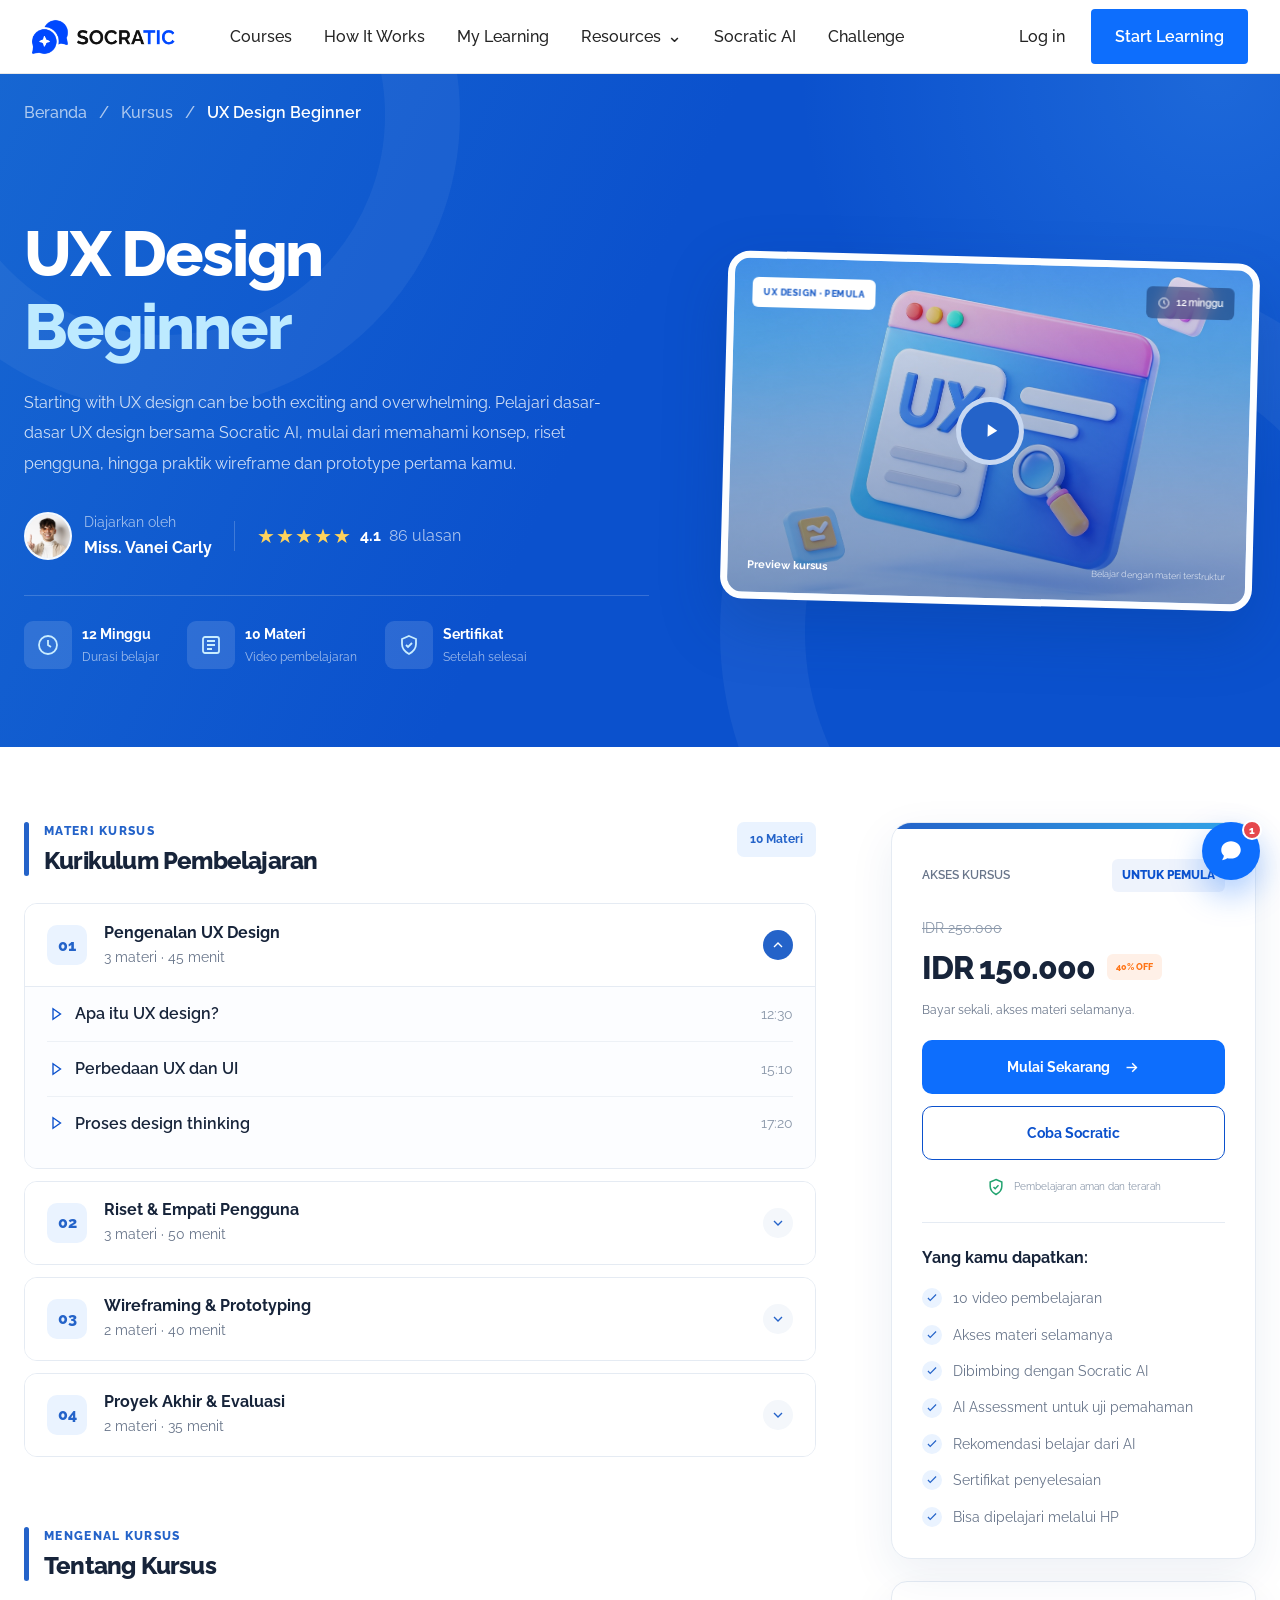
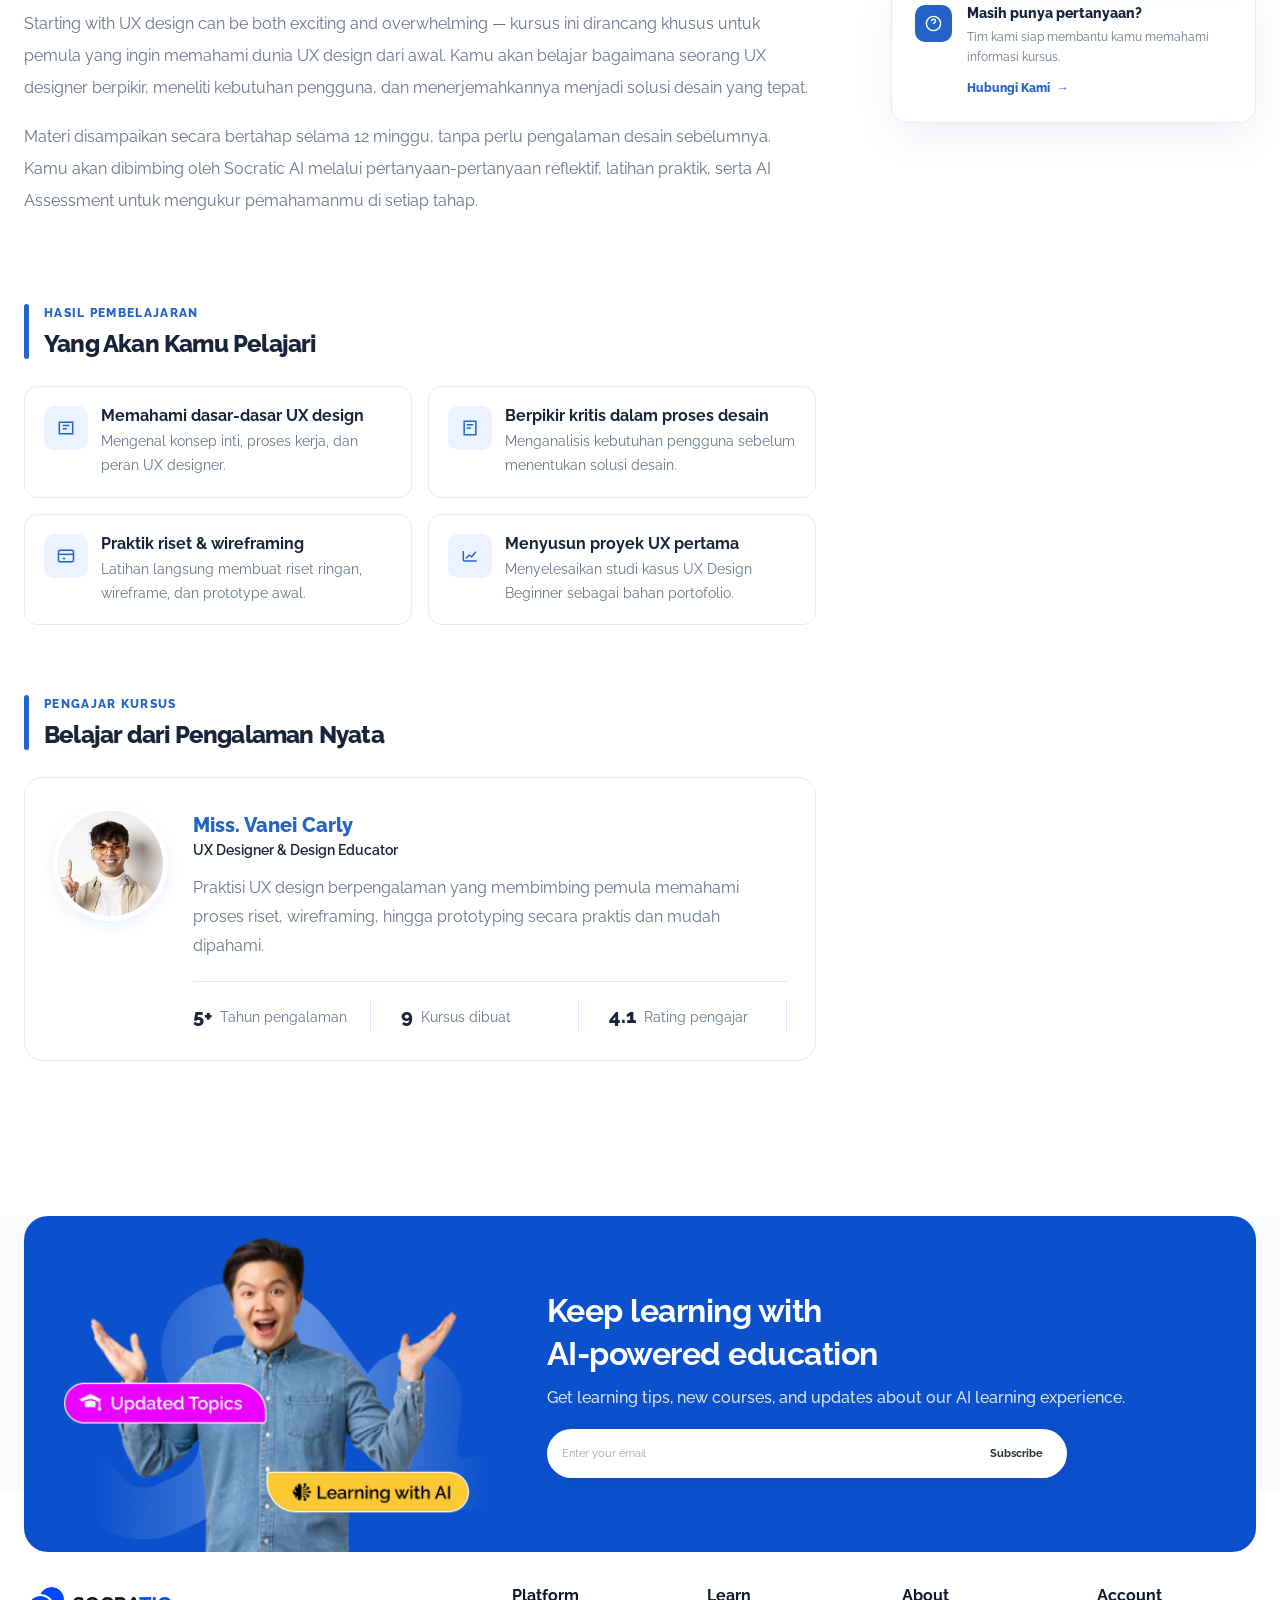
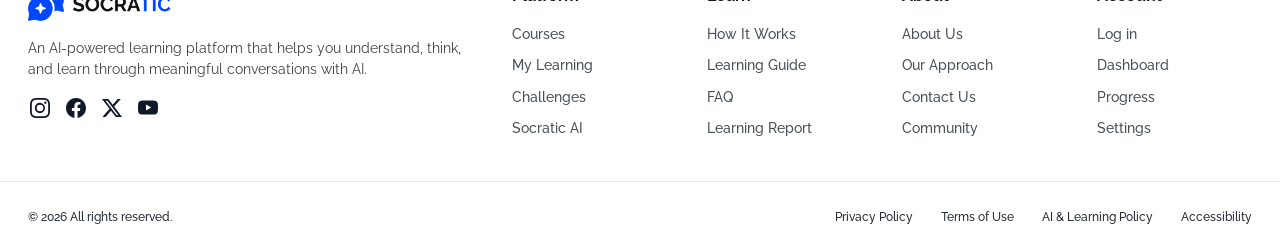
<file: course.html>
<!doctype html>
<html lang="id">
  <head>
    <meta charset="UTF-8" />
    <meta name="viewport" content="width=device-width, initial-scale=1.0" />

    <title>UX Design Beginner | Socratic</title>

    <!-- GOOGLE FONT -->
    <link rel="preconnect" href="https://fonts.googleapis.com" />
    <link rel="preconnect" href="https://fonts.gstatic.com" crossorigin />
    <link
      href="https://fonts.googleapis.com/css2?family=Montserrat:ital,wght@0,100..900;1,100..900&family=Raleway:ital,wght@0,100..900;1,100..900&display=swap"
      rel="stylesheet"
    />
    <link rel="shortcut icon" href="favicon.ico" type="image/x-icon" />

    <!-- STYLE -->
    <link rel="stylesheet" href="./css/main.css" />
    <link rel="stylesheet" href="./css/course.css" />
    <link rel="stylesheet" href="./css/page-transition.css" />
    <link rel="stylesheet" href="./css/chatbot.css" />
  </head>

  <body>
    <div class="page-transisi" id="pageTransisi" aria-hidden="true">
      <div class="page-transisi-konten">
        <img
          src="./assets/imgs/logo-color.png"
          alt="Socratic"
          class="page-transisi-logo"
        />
        <div class="page-transisi-bar">
          <span id="pageTransisiBar"></span>
        </div>
      </div>
    </div>
    <script src="./js/page-transition.js"></script>
    <nav class="navigasi">
      <div class="wadah">
        <a href="index.html" class="logo">
          <img src="./assets/imgs/logo-color.png" alt="Logo" />
        </a>
        <div class="menu">
          <a href="course-list.html" class="tautan-menu"> Courses </a>
          <a href="index.html#faq" class="tautan-menu"> How It Works </a>
          <a href="dashboard.html" class="tautan-menu"> My Learning </a>
          <div class="menu-dropdown">
            <a href="#" class="tautan-menu tautan-dropdown">
              Resources <span class="panah">⌄</span>
            </a>
            <div class="jendela">
              <div class="isi-jendela">
                <div class="kolom-jendela">
                  <h3>Explore</h3>
                  <a href="course-list.html"> All Courses </a>
                  <a href="index.html"> Learning Paths </a> 
                </div>
                <div class="kolom-jendela">
                  <h3>Learn</h3>
                  <a href="index.html#faq"> How Socratic AI Works </a>
                  <a href="index.html#faq"> Learning Guide </a> <a href="index.html#faq"> FAQ </a>
                </div>
                <div class="kolom-jendela">
                  <h3>About</h3>
                  <a href="index.html#about"> About Platform </a>
                  <a href="index.html#approach"> Our Approach </a> <a href="index.html"> Contact Us </a>
                </div>
                <div class="kolom-jendela">
                  <h3>Your Learning</h3>
                  <a href="dashboard.html"> Dashboard </a>
                  <a href="dashboard.html"> Learning Progress </a>
                  <a href="dashboard.html"> Learning Report </a>
                </div>
              </div>
            </div>
          </div>
          <a href="socratic-ai.html#socratic-ai" class="tautan-menu"> Socratic AI </a>
          <a href="challenge.html" class="tautan-menu"> Challenge </a>
        </div>
        <div class="menu-kanan">
          <a href="login.html" class="masuk"> Log in </a>
          <a href="course-list.html" class="tombol"> Start Learning </a>
        </div>
        <button
          class="tombol-hamburger"
          id="tombolHamburger"
          aria-label="Buka menu"
        >
          <span></span> <span></span> <span></span>
        </button>
      </div>
    </nav>
    <div class="lapisan" id="lapisan"></div>
    <aside class="sidebar" id="sidebar">
      <div class="kepala-sidebar">
        <a href="index.html" class="logo-sidebar">
          <img src="./assets/imgs/logo-color.png" alt="Logo" />
        </a>
        <button class="tombol-tutup" id="tombolTutup" aria-label="Tutup menu">
          x
        </button>
      </div>
      <div class="isi-sidebar">
        <a href="course-list.html"> Courses </a>
        <a href="index.html#faq"> How It Works </a>
        <a href="dashboard.html"> My Learning </a>
        <div class="dropdown-sidebar">
          <button class="tombol-dropdown-sidebar" id="tombolDropdownSidebar">
            Resources <span id="panahSidebar">+</span>
          </button>
          <div class="isi-dropdown-sidebar" id="isiDropdownSidebar">
            <h4>Explore</h4>
            <a href="course-list.html"> All Courses </a>
            <a href="index.html"> Learning Paths </a> 
            <h4>Learn</h4>
            <a href="index.html#faq"> How Socratic AI Works </a>
            <a href="index.html#faq"> Learning Guide </a> <a href="index.html#faq"> FAQ </a>
            <h4>About</h4>
            <a href="index.html#about"> About Platform </a> <a href="index.html#approach"> Our Approach </a>
            <a href="index.html"> Contact Us </a>
            <h4>Your Learning</h4>
            <a href="dashboard.html"> Dashboard </a>
            <a href="dashboard.html"> Learning Progress </a>
            <a href="dashboard.html"> Learning Report </a>
          </div>
        </div>
        <a href="socratic-ai.html#socratic-ai"> Socratic AI </a>
        <a href="challenge.html"> Challenge </a>
        <div class="garis-sidebar"></div>
        <a href="login.html"> Log in </a> <a href="index.html"> Contact Us </a>
        <a href="course-list.html" class="tombol-sidebar"> Start Learning </a>
      </div>
    </aside>

    <main class="halaman-kursus">
      <section class="bagian-detail">
        <div class="wadah">
          <div class="jalur-halaman">
            <a href="index.html">Beranda</a>
            <span>/</span>
            <a href="course-list.html">Kursus</a>
            <span>/</span>
            <strong>UX Design Beginner</strong>
          </div>

          <div class="detail-utama">
            <div class="detail-utama__informasi">
              <h1>
                UX Design
                <span>Beginner</span>
              </h1>

              <p class="detail-utama__deskripsi">
                Starting with UX design can be both exciting and overwhelming.
                Pelajari dasar-dasar UX design bersama Socratic AI, mulai dari
                memahami konsep, riset pengguna, hingga praktik wireframe dan
                prototype pertama kamu.
              </p>

              <div class="detail-utama__pengajar">
                <div class="pengajar-mini">
                  <img src="./assets/imgs/user-1.png" alt="Miss. Vanei Carly" />
                </div>

                <div class="pengajar-mini__informasi">
                  <span>Diajarkan oleh</span>
                  <strong>Miss. Vanei Carly</strong>
                </div>

                <div class="pemisah-vertikal"></div>

                <div class="detail-utama__rating">
                  <div class="rating-bintang">★★★★★</div>
                  <strong>4.1</strong>
                  <span>86 ulasan</span>
                </div>
              </div>

              <div class="detail-utama__statistik">
                <div class="statistik-kursus">
                  <div class="statistik-kursus__ikon">
                    <svg
                      viewBox="0 0 24 24"
                      fill="none"
                      stroke="currentColor"
                      stroke-width="1.8"
                    >
                      <circle cx="12" cy="12" r="9"></circle>
                      <path d="M12 7v5l3 2"></path>
                    </svg>
                  </div>

                  <div>
                    <strong>12 Minggu</strong>
                    <span>Durasi belajar</span>
                  </div>
                </div>

                <div class="statistik-kursus">
                  <div class="statistik-kursus__ikon">
                    <svg
                      viewBox="0 0 24 24"
                      fill="none"
                      stroke="currentColor"
                      stroke-width="1.8"
                    >
                      <rect x="4" y="4" width="16" height="16" rx="2"></rect>
                      <path d="M8 8h8M8 12h8M8 16h5"></path>
                    </svg>
                  </div>

                  <div>
                    <strong>10 Materi</strong>
                    <span>Video pembelajaran</span>
                  </div>
                </div>

                <div class="statistik-kursus">
                  <div class="statistik-kursus__ikon">
                    <svg
                      viewBox="0 0 24 24"
                      fill="none"
                      stroke="currentColor"
                      stroke-width="1.8"
                    >
                      <path
                        d="M12 3l7 3v5c0 4.5-3 7.8-7 10-4-2.2-7-5.5-7-10V6l7-3z"
                      ></path>
                      <path d="M9 12l2 2 4-4"></path>
                    </svg>
                  </div>

                  <div>
                    <strong>Sertifikat</strong>
                    <span>Setelah selesai</span>
                  </div>
                </div>
              </div>
            </div>
            <div class="detail-utama__preview">
              <div class="preview-kursus">
                <img
                  src="./assets/imgs/course-1.png"
                  alt="UX Design Beginner"
                />

                <div class="preview-kursus__lapisan"></div>

                <div class="preview-kursus__atas">
                  <span class="preview-kursus__kategori">
                    UX DESIGN · PEMULA
                  </span>

                  <span class="preview-kursus__durasi">
                    <svg
                      viewBox="0 0 24 24"
                      fill="none"
                      stroke="currentColor"
                      stroke-width="1.8"
                    >
                      <circle cx="12" cy="12" r="9"></circle>
                      <path d="M12 7v5l3 2"></path>
                    </svg>
                    12 minggu
                  </span>
                </div>

                <button
                  class="tombol-preview"
                  type="button"
                  aria-label="Putar preview kursus"
                >
                  <svg viewBox="0 0 24 24" fill="currentColor">
                    <path d="M8 5.5v13l10-6.5-10-6.5z"></path>
                  </svg>
                </button>

                <div class="preview-kursus__bawah">
                  <span>Preview kursus</span>
                  <span>Belajar dengan materi terstruktur</span>
                </div>
              </div>
            </div>
          </div>
        </div>
      </section>
      <section class="bagian-isi">
        <div class="wadah">
          <div class="susunan-isi">
            <div class="konten-kursus">
              <section class="blok-kursus">
                <div class="judul-blok judul-blok--dengan-aksi">
                  <div class="judul-blok__kiri">
                    <div class="judul-blok__penanda"></div>

                    <div>
                      <span class="judul-blok__label">MATERI KURSUS</span>
                      <h2>Kurikulum Pembelajaran</h2>
                    </div>
                  </div>

                  <span class="jumlah-materi">10 Materi</span>
                </div>

                <div class="kurikulum">
                  <div class="modul modul--aktif">
                    <button class="modul__kepala" type="button">
                      <div class="modul__nomor">01</div>

                      <div class="modul__informasi">
                        <h3>Pengenalan UX Design</h3>
                        <span>3 materi · 45 menit</span>
                      </div>

                      <div class="modul__panah">
                        <svg
                          viewBox="0 0 24 24"
                          fill="none"
                          stroke="currentColor"
                          stroke-width="2"
                        >
                          <path d="M6 9l6 6 6-6"></path>
                        </svg>
                      </div>
                    </button>

                    <div class="modul__isi">
                      <div class="materi">
                        <div class="materi__kiri">
                          <span class="materi__ikon">
                            <svg
                              viewBox="0 0 24 24"
                              fill="none"
                              stroke="currentColor"
                              stroke-width="1.8"
                            >
                              <path d="M8 5l10 7-10 7V5z"></path>
                            </svg>
                          </span>

                          <span>Apa itu UX design?</span>
                        </div>

                        <span class="materi__durasi">12:30</span>
                      </div>

                      <div class="materi">
                        <div class="materi__kiri">
                          <span class="materi__ikon">
                            <svg
                              viewBox="0 0 24 24"
                              fill="none"
                              stroke="currentColor"
                              stroke-width="1.8"
                            >
                              <path d="M8 5l10 7-10 7V5z"></path>
                            </svg>
                          </span>

                          <span>Perbedaan UX dan UI</span>
                        </div>

                        <span class="materi__durasi">15:10</span>
                      </div>

                      <div class="materi">
                        <div class="materi__kiri">
                          <span class="materi__ikon">
                            <svg
                              viewBox="0 0 24 24"
                              fill="none"
                              stroke="currentColor"
                              stroke-width="1.8"
                            >
                              <path d="M8 5l10 7-10 7V5z"></path>
                            </svg>
                          </span>

                          <span>Proses design thinking</span>
                        </div>

                        <span class="materi__durasi">17:20</span>
                      </div>
                    </div>
                  </div>
                  <div class="modul">
                    <button class="modul__kepala" type="button">
                      <div class="modul__nomor">02</div>

                      <div class="modul__informasi">
                        <h3>Riset & Empati Pengguna</h3>
                        <span>3 materi · 50 menit</span>
                      </div>

                      <div class="modul__panah">
                        <svg
                          viewBox="0 0 24 24"
                          fill="none"
                          stroke="currentColor"
                          stroke-width="2"
                        >
                          <path d="M6 9l6 6 6-6"></path>
                        </svg>
                      </div>
                    </button>

                    <div class="modul__isi">
                      <div class="materi">
                        <div class="materi__kiri">
                          <span class="materi__ikon">
                            <svg
                              viewBox="0 0 24 24"
                              fill="none"
                              stroke="currentColor"
                              stroke-width="1.8"
                            >
                              <path d="M8 5l10 7-10 7V5z"></path>
                            </svg>
                          </span>

                          <span>Mengenal user research</span>
                        </div>

                        <span class="materi__durasi">14:20</span>
                      </div>

                      <div class="materi">
                        <div class="materi__kiri">
                          <span class="materi__ikon">
                            <svg
                              viewBox="0 0 24 24"
                              fill="none"
                              stroke="currentColor"
                              stroke-width="1.8"
                            >
                              <path d="M8 5l10 7-10 7V5z"></path>
                            </svg>
                          </span>

                          <span>Membuat user persona</span>
                        </div>

                        <span class="materi__durasi">16:45</span>
                      </div>

                      <div class="materi">
                        <div class="materi__kiri">
                          <span class="materi__ikon">
                            <svg
                              viewBox="0 0 24 24"
                              fill="none"
                              stroke="currentColor"
                              stroke-width="1.8"
                            >
                              <path d="M8 5l10 7-10 7V5z"></path>
                            </svg>
                          </span>

                          <span>Menyusun customer journey map</span>
                        </div>

                        <span class="materi__durasi">19:00</span>
                      </div>
                    </div>
                  </div>
                  <div class="modul">
                    <button class="modul__kepala" type="button">
                      <div class="modul__nomor">03</div>

                      <div class="modul__informasi">
                        <h3>Wireframing & Prototyping</h3>
                        <span>2 materi · 40 menit</span>
                      </div>

                      <div class="modul__panah">
                        <svg
                          viewBox="0 0 24 24"
                          fill="none"
                          stroke="currentColor"
                          stroke-width="2"
                        >
                          <path d="M6 9l6 6 6-6"></path>
                        </svg>
                      </div>
                    </button>

                    <div class="modul__isi">
                      <div class="materi">
                        <div class="materi__kiri">
                          <span class="materi__ikon">
                            <svg
                              viewBox="0 0 24 24"
                              fill="none"
                              stroke="currentColor"
                              stroke-width="1.8"
                            >
                              <path d="M8 5l10 7-10 7V5z"></path>
                            </svg>
                          </span>

                          <span>Dasar-dasar wireframe</span>
                        </div>

                        <span class="materi__durasi">18:30</span>
                      </div>

                      <div class="materi">
                        <div class="materi__kiri">
                          <span class="materi__ikon">
                            <svg
                              viewBox="0 0 24 24"
                              fill="none"
                              stroke="currentColor"
                              stroke-width="1.8"
                            >
                              <path d="M8 5l10 7-10 7V5z"></path>
                            </svg>
                          </span>

                          <span>Membuat prototype sederhana</span>
                        </div>

                        <span class="materi__durasi">21:20</span>
                      </div>
                    </div>
                  </div>
                  <div class="modul">
                    <button class="modul__kepala" type="button">
                      <div class="modul__nomor">04</div>

                      <div class="modul__informasi">
                        <h3>Proyek Akhir & Evaluasi</h3>
                        <span>2 materi · 35 menit</span>
                      </div>

                      <div class="modul__panah">
                        <svg
                          viewBox="0 0 24 24"
                          fill="none"
                          stroke="currentColor"
                          stroke-width="2"
                        >
                          <path d="M6 9l6 6 6-6"></path>
                        </svg>
                      </div>
                    </button>

                    <div class="modul__isi">
                      <div class="materi">
                        <div class="materi__kiri">
                          <span class="materi__ikon">
                            <svg
                              viewBox="0 0 24 24"
                              fill="none"
                              stroke="currentColor"
                              stroke-width="1.8"
                            >
                              <path d="M8 5l10 7-10 7V5z"></path>
                            </svg>
                          </span>

                          <span>Menyusun studi kasus UX</span>
                        </div>

                        <span class="materi__durasi">20:00</span>
                      </div>

                      <div class="materi">
                        <div class="materi__kiri">
                          <span class="materi__ikon">
                            <svg
                              viewBox="0 0 24 24"
                              fill="none"
                              stroke="currentColor"
                              stroke-width="1.8"
                            >
                              <path d="M8 5l10 7-10 7V5z"></path>
                            </svg>
                          </span>

                          <span>Presentasi & review hasil</span>
                        </div>

                        <span class="materi__durasi">15:15</span>
                      </div>
                    </div>
                  </div>
                </div>
              </section>
              <section class="blok-kursus">
                <div class="judul-blok">
                  <div class="judul-blok__penanda"></div>

                  <div>
                    <span class="judul-blok__label">MENGENAL KURSUS</span>
                    <h2>Tentang Kursus</h2>
                  </div>
                </div>

                <p>
                  Starting with UX design can be both exciting and overwhelming
                  — kursus ini dirancang khusus untuk pemula yang ingin memahami
                  dunia UX design dari awal. Kamu akan belajar bagaimana seorang
                  UX designer berpikir, meneliti kebutuhan pengguna, dan
                  menerjemahkannya menjadi solusi desain yang tepat.
                </p>

                <p>
                  Materi disampaikan secara bertahap selama 12 minggu, tanpa
                  perlu pengalaman desain sebelumnya. Kamu akan dibimbing oleh
                  Socratic AI melalui pertanyaan-pertanyaan reflektif, latihan
                  praktik, serta AI Assessment untuk mengukur pemahamanmu di
                  setiap tahap.
                </p>
              </section>
              <section class="blok-kursus">
                <div class="judul-blok">
                  <div class="judul-blok__penanda"></div>

                  <div>
                    <span class="judul-blok__label">HASIL PEMBELAJARAN</span>
                    <h2>Yang Akan Kamu Pelajari</h2>
                  </div>
                </div>

                <div class="daftar-pembelajaran">
                  <div class="item-pembelajaran">
                    <div class="item-pembelajaran__ikon">
                      <svg
                        viewBox="0 0 24 24"
                        fill="none"
                        stroke="currentColor"
                        stroke-width="1.8"
                      >
                        <path d="M4 5h16v14H4z"></path>
                        <path d="M8 9h8M8 13h5"></path>
                      </svg>
                    </div>

                    <div>
                      <h3>Memahami dasar-dasar UX design</h3>
                      <p>
                        Mengenal konsep inti, proses kerja, dan peran UX
                        designer.
                      </p>
                    </div>
                  </div>

                  <div class="item-pembelajaran">
                    <div class="item-pembelajaran__ikon">
                      <svg
                        viewBox="0 0 24 24"
                        fill="none"
                        stroke="currentColor"
                        stroke-width="1.8"
                      >
                        <path d="M5 4h14v16H5z"></path>
                        <path d="M8 8h8M8 12h5"></path>
                      </svg>
                    </div>

                    <div>
                      <h3>Berpikir kritis dalam proses desain</h3>
                      <p>
                        Menganalisis kebutuhan pengguna sebelum menentukan
                        solusi desain.
                      </p>
                    </div>
                  </div>

                  <div class="item-pembelajaran">
                    <div class="item-pembelajaran__ikon">
                      <svg
                        viewBox="0 0 24 24"
                        fill="none"
                        stroke="currentColor"
                        stroke-width="1.8"
                      >
                        <rect x="3" y="5" width="18" height="14" rx="2"></rect>
                        <path d="M3 10h18"></path>
                        <path d="M8 15h3"></path>
                      </svg>
                    </div>

                    <div>
                      <h3>Praktik riset & wireframing</h3>
                      <p>
                        Latihan langsung membuat riset ringan, wireframe, dan
                        prototype awal.
                      </p>
                    </div>
                  </div>

                  <div class="item-pembelajaran">
                    <div class="item-pembelajaran__ikon">
                      <svg
                        viewBox="0 0 24 24"
                        fill="none"
                        stroke="currentColor"
                        stroke-width="1.8"
                      >
                        <path d="M4 18V6"></path>
                        <path d="M4 18h16"></path>
                        <path d="M7 15l4-4 3 2 5-6"></path>
                      </svg>
                    </div>

                    <div>
                      <h3>Menyusun proyek UX pertama</h3>
                      <p>
                        Menyelesaikan studi kasus UX Design Beginner sebagai
                        bahan portofolio.
                      </p>
                    </div>
                  </div>
                </div>
              </section>

              <section class="blok-kursus">
                <div class="judul-blok">
                  <div class="judul-blok__penanda"></div>

                  <div>
                    <span class="judul-blok__label">PENGAJAR KURSUS</span>
                    <h2>Belajar dari Pengalaman Nyata</h2>
                  </div>
                </div>

                <div class="kartu-instruktur">
                  <div class="kartu-instruktur__foto">
                    <img
                      src="./assets/imgs/user-1.png"
                      alt="Miss. Vanei Carly"
                    />
                  </div>

                  <div class="kartu-instruktur__informasi">
                    <span class="kartu-instruktur__label">
                      INSTRUKTUR KURSUS
                    </span>

                    <h3>Miss. Vanei Carly</h3>

                    <p class="kartu-instruktur__profesi">
                      UX Designer & Design Educator
                    </p>

                    <p class="kartu-instruktur__deskripsi">
                      Praktisi UX design berpengalaman yang membimbing pemula
                      memahami proses riset, wireframing, hingga prototyping
                      secara praktis dan mudah dipahami.
                    </p>

                    <div class="kartu-instruktur__statistik">
                      <div>
                        <strong>5+</strong>
                        <span>Tahun pengalaman</span>
                      </div>

                      <div>
                        <strong>9</strong>
                        <span>Kursus dibuat</span>
                      </div>

                      <div>
                        <strong>4.1</strong>
                        <span>Rating pengajar</span>
                      </div>
                    </div>
                  </div>
                </div>
              </section>
            </div>
            <aside class="sisi-kanan">
              <div class="kartu-pembelian">
                <div class="kartu-pembelian__aksen"></div>

                <div class="kartu-pembelian__isi">
                  <div class="kartu-pembelian__label">
                    <span>AKSES KURSUS</span>
                    <strong>UNTUK PEMULA</strong>
                  </div>

                  <div class="harga-kursus">
                    <span class="harga-kursus__lama">IDR 250.000</span>

                    <div class="harga-kursus__utama">
                      <strong>IDR 150.000</strong>
                      <span>40% OFF</span>
                    </div>

                    <p>Bayar sekali, akses materi selamanya.</p>
                  </div>

                  <div class="box-button">
                    <a href="login.html" class="tombol-pembelian">
                      <span>Mulai Sekarang</span>

                      <svg
                        viewBox="0 0 24 24"
                        fill="none"
                        stroke="currentColor"
                        stroke-width="2"
                      >
                        <path d="M5 12h14"></path>
                        <path d="M13 6l6 6-6 6"></path>
                      </svg>
                    </a>
                    <a
                      href="socratic-ai.html"
                      class="tombol-pembelian socratic"
                    >
                      <span>Coba Socratic</span>
                    </a>
                  </div>

                  <div class="jaminan-pembelian">
                    <svg
                      viewBox="0 0 24 24"
                      fill="none"
                      stroke="currentColor"
                      stroke-width="1.8"
                    >
                      <path
                        d="M12 3l7 3v5c0 4.5-3 7.8-7 10-4-2.2-7-5.5-7-10V6l7-3z"
                      ></path>
                      <path d="M9 12l2 2 4-4"></path>
                    </svg>

                    <span>Pembelajaran aman dan terarah</span>
                  </div>

                  <div class="pemisah-kartu"></div>

                  <h3 class="judul-fitur">Yang kamu dapatkan:</h3>

                  <ul class="daftar-fitur">
                    <li>
                      <span class="fitur__ikon">
                        <svg
                          viewBox="0 0 24 24"
                          fill="none"
                          stroke="currentColor"
                          stroke-width="2"
                        >
                          <path d="M5 12l4 4L19 6"></path>
                        </svg>
                      </span>
                      <span>10 video pembelajaran</span>
                    </li>

                    <li>
                      <span class="fitur__ikon">
                        <svg
                          viewBox="0 0 24 24"
                          fill="none"
                          stroke="currentColor"
                          stroke-width="2"
                        >
                          <path d="M5 12l4 4L19 6"></path>
                        </svg>
                      </span>
                      <span>Akses materi selamanya</span>
                    </li>

                    <li>
                      <span class="fitur__ikon">
                        <svg
                          viewBox="0 0 24 24"
                          fill="none"
                          stroke="currentColor"
                          stroke-width="2"
                        >
                          <path d="M5 12l4 4L19 6"></path>
                        </svg>
                      </span>
                      <span>Dibimbing dengan Socratic AI</span>
                    </li>

                    <li>
                      <span class="fitur__ikon">
                        <svg
                          viewBox="0 0 24 24"
                          fill="none"
                          stroke="currentColor"
                          stroke-width="2"
                        >
                          <path d="M5 12l4 4L19 6"></path>
                        </svg>
                      </span>
                      <span>AI Assessment untuk uji pemahaman</span>
                    </li>

                    <li>
                      <span class="fitur__ikon">
                        <svg
                          viewBox="0 0 24 24"
                          fill="none"
                          stroke="currentColor"
                          stroke-width="2"
                        >
                          <path d="M5 12l4 4L19 6"></path>
                        </svg>
                      </span>
                      <span>Rekomendasi belajar dari AI</span>
                    </li>

                    <li>
                      <span class="fitur__ikon">
                        <svg
                          viewBox="0 0 24 24"
                          fill="none"
                          stroke="currentColor"
                          stroke-width="2"
                        >
                          <path d="M5 12l4 4L19 6"></path>
                        </svg>
                      </span>
                      <span>Sertifikat penyelesaian</span>
                    </li>

                    <li>
                      <span class="fitur__ikon">
                        <svg
                          viewBox="0 0 24 24"
                          fill="none"
                          stroke="currentColor"
                          stroke-width="2"
                        >
                          <path d="M5 12l4 4L19 6"></path>
                        </svg>
                      </span>
                      <span>Bisa dipelajari melalui HP</span>
                    </li>
                  </ul>
                </div>
              </div>

              <div class="kartu-bantuan">
                <div class="kartu-bantuan__ikon">
                  <svg
                    viewBox="0 0 24 24"
                    fill="none"
                    stroke="currentColor"
                    stroke-width="1.8"
                  >
                    <circle cx="12" cy="12" r="9"></circle>
                    <path d="M9.5 9a2.5 2.5 0 115 0c0 1.8-2.5 2-2.5 3.5"></path>
                    <path d="M12 16.5h.01"></path>
                  </svg>
                </div>

                <div>
                  <h3>Masih punya pertanyaan?</h3>
                  <p>Tim kami siap membantu kamu memahami informasi kursus.</p>
                  <a href="#">Hubungi Kami <span>→</span></a>
                </div>
              </div>
            </aside>
          </div>
        </div>
      </section>
    </main>

    <footer class="footer">
      <div class="wadah">
        <section class="berlangganan">
          <div class="berlangganan-ilustrasi">
            <img
              src="./assets/imgs/footer_dode.png"
              alt="Learning illustration"
            />
          </div>
          <div class="berlangganan-informasi">
            <h2>
              Keep learning with <br class="desktop" />
              AI-powered education
            </h2>
            <p>
              Get learning tips, new courses, and updates about our AI learning
              experience.
            </p>
            <form class="formulir-berlangganan">
              <div class="input-grup">
                <input
                  type="email"
                  placeholder="Enter your email"
                  aria-label="Alamat email"
                  required
                />
                <button type="submit">Subscribe</button>
              </div>
            </form>
          </div>
        </section>
        <section class="bagian-utama">
          <div class="overlay"></div>
          <div class="cover">
            <div class="identitas">
              <a class="logo" href="index.html" aria-label="Homepage">
                <img src="./assets/imgs/logo-color.png" alt="Logo" />
              </a>
              <p>
                An AI-powered learning platform that helps you understand,
                think, and learn through meaningful conversations with AI.
              </p>
              <div class="sosial">
                <a href="#" aria-label="Instagram">
                  <svg
                    xmlns="http://www.w3.org/2000/svg"
                    fill="#111827"
                    class="bi bi-instagram"
                    viewBox="0 0 16 16"
                  >
                    <path
                      d="M8 0C5.829 0 5.556.01 4.703.048 3.85.088 3.269.222 2.76.42a3.9 3.9 0 0 0-1.417.923A3.9 3.9 0 0 0 .42 2.76C.222 3.268.087 3.85.048 4.7.01 5.555 0 5.827 0 8.001c0 2.172.01 2.444.048 3.297.04.852.174 1.433.372 1.942.205.526.478.972.923 1.417.444.445.89.719 1.416.923.51.198 1.09.333 1.942.372C5.555 15.99 5.827 16 8 16s2.444-.01 3.298-.048c.851-.04 1.434-.174 1.943-.372a3.9 3.9 0 0 0 1.416-.923c.445-.445.718-.891.923-1.417.197-.509.332-1.09.372-1.942C15.99 10.445 16 10.173 16 8s-.01-2.445-.048-3.299c-.04-.851-.175-1.433-.372-1.941a3.9 3.9 0 0 0-.923-1.417A3.9 3.9 0 0 0 13.24.42c-.51-.198-1.092-.333-1.943-.372C10.443.01 10.172 0 7.998 0zm-.717 1.442h.718c2.136 0 2.389.007 3.232.046.78.035 1.204.166 1.486.275.373.145.64.319.92.599s.453.546.598.92c.11.281.24.705.275 1.485.039.843.047 1.096.047 3.231s-.008 2.389-.047 3.232c-.035.78-.166 1.203-.275 1.485a2.5 2.5 0 0 1-.599.919c-.28.28-.546.453-.92.598-.28.11-.704.24-1.485.276-.843.038-1.096.047-3.232.047s-2.39-.009-3.233-.047c-.78-.036-1.203-.166-1.485-.276a2.5 2.5 0 0 1-.92-.598 2.5 2.5 0 0 1-.6-.92c-.109-.281-.24-.705-.275-1.485-.038-.843-.046-1.096-.046-3.233s.008-2.388.046-3.231c.036-.78.166-1.204.276-1.486.145-.373.319-.64.599-.92s.546-.453.92-.598c.282-.11.705-.24 1.485-.276.738-.034 1.024-.044 2.515-.045zm4.988 1.328a.96.96 0 1 0 0 1.92.96.96 0 0 0 0-1.92m-4.27 1.122a4.109 4.109 0 1 0 0 8.217 4.109 4.109 0 0 0 0-8.217m0 1.441a2.667 2.667 0 1 1 0 5.334 2.667 2.667 0 0 1 0-5.334"
                    />
                  </svg>
                </a>
                <a href="#" aria-label="facebook">
                  <svg
                    xmlns="http://www.w3.org/2000/svg"
                    fill="#111827"
                    class="bi bi-facebook"
                    viewBox="0 0 16 16"
                  >
                    <path
                      d="M16 8.049c0-4.446-3.582-8.05-8-8.05C3.58 0-.002 3.603-.002 8.05c0 4.017 2.926 7.347 6.75 7.951v-5.625h-2.03V8.05H6.75V6.275c0-2.017 1.195-3.131 3.022-3.131.876 0 1.791.157 1.791.157v1.98h-1.009c-.993 0-1.303.621-1.303 1.258v1.51h2.218l-.354 2.326H9.25V16c3.824-.604 6.75-3.934 6.75-7.951"
                    />
                  </svg>
                </a>
                <a href="#" aria-label="X">
                  <svg
                    xmlns="http://www.w3.org/2000/svg"
                    fill="#111827"
                    class="bi bi-twitter-x"
                    viewBox="0 0 16 16"
                  >
                    <path
                      d="M12.6.75h2.454l-5.36 6.142L16 15.25h-4.937l-3.867-5.07-4.425 5.07H.316l5.733-6.57L0 .75h5.063l3.495 4.633L12.601.75Zm-.86 13.028h1.36L4.323 2.145H2.865z"
                    />
                  </svg>
                </a>
                <a href="#" aria-label="YouTube">
                  <svg
                    xmlns="http://www.w3.org/2000/svg"
                    fill="#111827"
                    class="bi bi-youtube"
                    viewBox="0 0 16 16"
                  >
                    <path
                      d="M8.051 1.999h.089c.822.003 4.987.033 6.11.335a2.01 2.01 0 0 1 1.415 1.42c.101.38.172.883.22 1.402l.01.104.022.26.008.104c.065.914.073 1.77.074 1.957v.075c-.001.194-.01 1.108-.082 2.06l-.008.105-.009.104c-.05.572-.124 1.14-.235 1.558a2.01 2.01 0 0 1-1.415 1.42c-1.16.312-5.569.334-6.18.335h-.142c-.309 0-1.587-.006-2.927-.052l-.17-.006-.087-.004-.171-.007-.171-.007c-1.11-.049-2.167-.128-2.654-.26a2.01 2.01 0 0 1-1.415-1.419c-.111-.417-.185-.986-.235-1.558L.09 9.82l-.008-.104A31 31 0 0 1 0 7.68v-.123c.002-.215.01-.958.064-1.778l.007-.103.003-.052.008-.104.022-.26.01-.104c.048-.519.119-1.023.22-1.402a2.01 2.01 0 0 1 1.415-1.42c.487-.13 1.544-.21 2.654-.26l.17-.007.172-.006.086-.003.171-.007A100 100 0 0 1 7.858 2zM6.4 5.209v4.818l4.157-2.408z"
                    />
                  </svg>
                </a>
              </div>
            </div>
            <nav class="kolom-tautan" aria-label="Navigasi footer">
              <div class="kelompok-tautan">
                <h3>Platform</h3>
                <a href="course-list.html"> Courses </a>
                <a href="dashboard.html"> My Learning </a>
                <a href="challenge.html"> Challenges </a>
                <a href="socratic-ai.html#socratic-ai"> Socratic AI </a>
              </div>
              <div class="kelompok-tautan">
                <h3>Learn</h3>
                <a href="index.html#faq"> How It Works </a> <a href="index.html#faq"> Learning Guide </a>
                <a href="index.html#faq"> FAQ </a> <a href="dashboard.html"> Learning Report </a>
              </div>
              <div class="kelompok-tautan">
                <h3>About</h3>
                <a href="index.html#about"> About Us </a> <a href="index.html#approach"> Our Approach </a>
                <a href="index.html"> Contact Us </a> <a href="index.html"> Community </a>
              </div>
              <div class="kelompok-tautan">
                <h3>Account</h3>
                <a href="login.html"> Log in </a>
                <a href="dashboard.html"> Dashboard </a>
                <a href="dashboard.html"> Progress </a> <a href="index.html"> Settings </a>
              </div>
            </nav>
          </div>
        </section>
      </div>
      <div class="paling-bawah">
        <div class="wadah paling-bawah-isi">
          <p>© 2026 All rights reserved.</p>
          <div class="tautan-legal">
            <a href="index.html"> Privacy Policy </a> <a href="index.html"> Terms of Use </a>
            <a href="index.html"> AI & Learning Policy </a>
            <a href="index.html"> Accessibility </a>
          </div>
        </div>
      </div>
    </footer>

    <script src="./js/main.js"></script>
    <script>
      const daftarModul = document.querySelectorAll(".modul");

      daftarModul.forEach((modul) => {
        const tombolModul = modul.querySelector(".modul__kepala");

        tombolModul.addEventListener("click", () => {
          modul.classList.toggle("modul--aktif");
        });
      });
    </script>

    <div class="chatbot-widget" id="chatbotWidget">
      <div class="chatbot-jendela" id="chatbotJendela" aria-hidden="true">
        <div class="chatbot-header">
          <div class="chatbot-header-info">
            <img
              src="./assets/icon/chatbot-avatar.svg"
              alt="Socratic Bot"
              class="chatbot-avatar"
            />
            <div class="chatbot-header-teks">
              <strong>Socratic Bot</strong>
              <span class="chatbot-status">
                <span class="titik-online"></span> Online
              </span>
            </div>
          </div>

          <button
            class="chatbot-tutup"
            id="chatbotTutup"
            type="button"
            aria-label="Tutup chat"
          >
            <svg
              xmlns="http://www.w3.org/2000/svg"
              viewBox="0 0 24 24"
              fill="none"
              stroke="currentColor"
              stroke-width="2.5"
              stroke-linecap="round"
              stroke-linejoin="round"
            >
              <line x1="18" y1="6" x2="6" y2="18"></line>
              <line x1="6" y1="6" x2="18" y2="18"></line>
            </svg>
          </button>
        </div>

        <div class="chatbot-pesan" id="chatbotPesan"></div>

        <div class="chatbot-saran" id="chatbotSaran"></div>

        <form class="chatbot-input" id="chatbotForm">
          <input
            type="text"
            id="chatbotInput"
            placeholder="Tulis pesan..."
            autocomplete="off"
            aria-label="Tulis pesan"
          />
          <button
            type="submit"
            class="chatbot-kirim"
            id="chatbotKirim"
            aria-label="Kirim pesan"
          >
            <svg
              xmlns="http://www.w3.org/2000/svg"
              viewBox="0 0 24 24"
              fill="currentColor"
            >
              <path d="M3.4 20.6 21 12 3.4 3.4v6.2L15 12 3.4 14.4Z" />
            </svg>
          </button>
        </form>
      </div>

      <button
        class="chatbot-launcher"
        id="chatbotLauncher"
        type="button"
        aria-label="Buka chat bantuan"
        aria-expanded="false"
      >
        <svg
          class="ikon-chat"
          xmlns="http://www.w3.org/2000/svg"
          viewBox="0 0 24 24"
          fill="currentColor"
        >
          <path
            d="M12 3C7.03 3 3 6.58 3 11c0 2.08.93 3.97 2.45 5.38-.11 1.02-.5 2.17-1.3 3.24a.5.5 0 0 0 .55.78c1.6-.4 2.96-1.09 3.94-1.77A10.6 10.6 0 0 0 12 19c4.97 0 9-3.58 9-8s-4.03-8-9-8Z"
          />
        </svg>
        <svg
          class="ikon-tutup"
          xmlns="http://www.w3.org/2000/svg"
          viewBox="0 0 24 24"
          fill="none"
          stroke="currentColor"
          stroke-width="2.5"
          stroke-linecap="round"
          stroke-linejoin="round"
        >
          <line x1="18" y1="6" x2="6" y2="18"></line>
          <line x1="6" y1="6" x2="18" y2="18"></line>
        </svg>
        <span class="chatbot-badge" id="chatbotBadge">1</span>
      </button>
    </div>
    <script src="./js/chatbot.js"></script>
  </body>
</html>
</file>
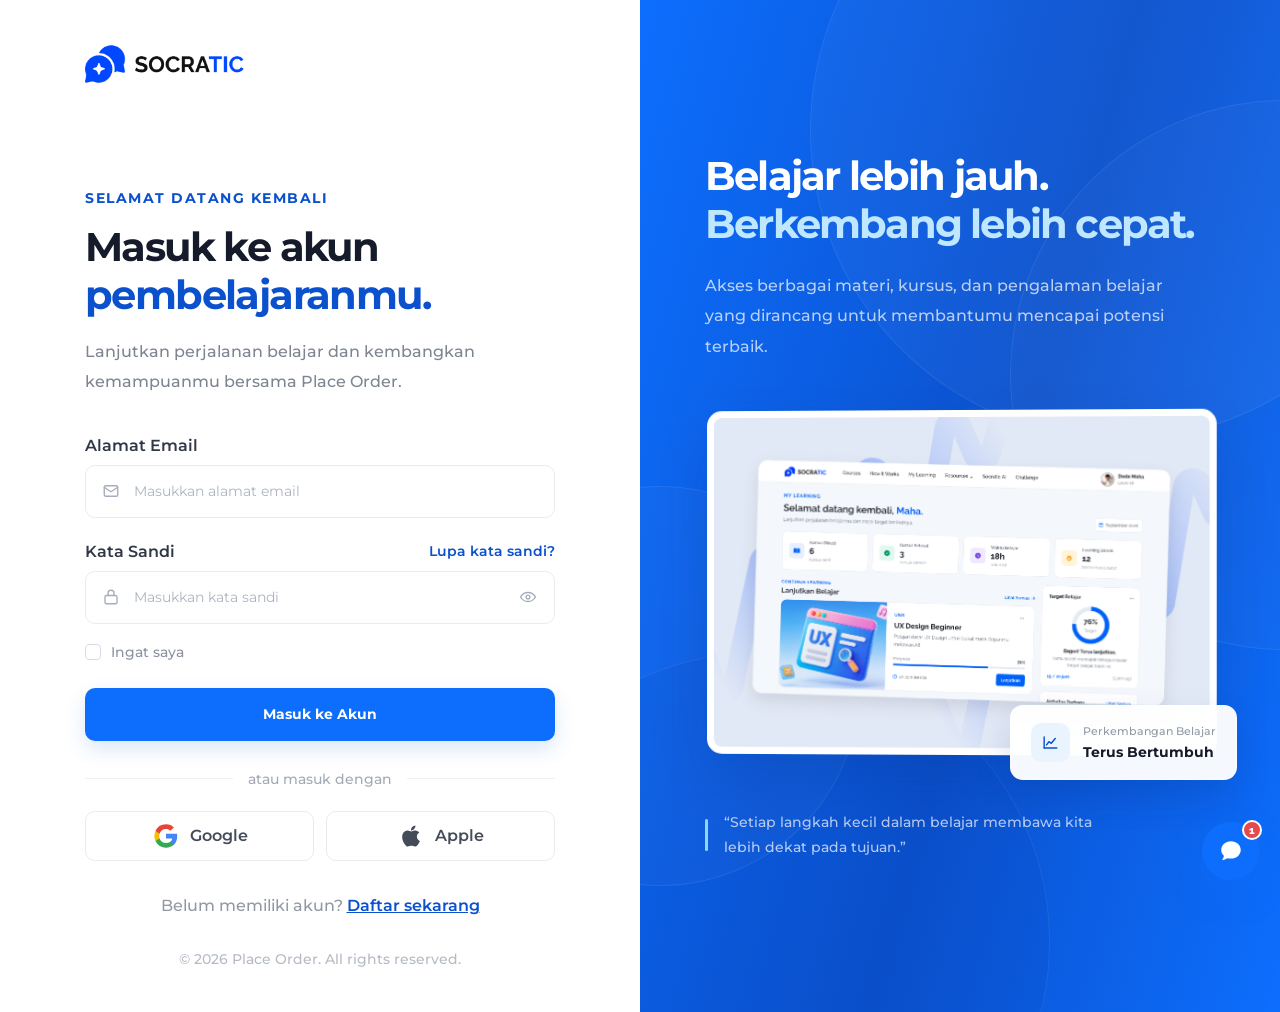
<file: login.html>
<!doctype html>
<html lang="en">
  <head>
    <meta charset="UTF-8" />
    <meta name="viewport" content="width=device-width, initial-scale=1.0" />
    <link rel="preconnect" href="https://fonts.googleapis.com" />
    <link rel="preconnect" href="https://fonts.gstatic.com" crossorigin />
    <link
      href="https://fonts.googleapis.com/css2?family=Montserrat:ital,wght@0,100..900;1,100..900&family=Raleway:ital,wght@0,100..900;1,100..900&display=swap"
      rel="stylesheet"
    />

    <link rel="stylesheet" href="./css/login.css" />
    <link rel="stylesheet" href="./css/page-transition.css" />
    <link rel="stylesheet" href="./css/chatbot.css" />
    <link rel="shortcut icon" href="favicon.ico" type="image/x-icon" />
    <title>Login | Socratic</title>
  </head>
  <body>
    <div class="page-transisi" id="pageTransisi" aria-hidden="true">
      <div class="page-transisi-konten">
        <img
          src="./assets/imgs/logo-color.png"
          alt="Socratic"
          class="page-transisi-logo"
        />
        <div class="page-transisi-bar">
          <span id="pageTransisiBar"></span>
        </div>
      </div>
    </div>
    <script src="./js/page-transition.js"></script>

    <main class="halaman-login">
      <div class="pembungkus-login">
        <section class="bagian-form">
          <div class="isi-form">
            <a href="index.html" class="logo-login">
              <img
                src="./assets/imgs/logo-color.png"
                alt="Place Order"
                class="logo-login__gambar"
              />
            </a>
            <div class="kepala-form">
              <span class="label-form">SELAMAT DATANG KEMBALI</span>

              <h1>
                Masuk ke akun<br />
                <span>pembelajaranmu.</span>
              </h1>

              <p>
                Lanjutkan perjalanan belajar dan kembangkan kemampuanmu bersama
                Place Order.
              </p>
            </div>
            <form class="formulir-login" id="formulirLogin">
              <div class="kelompok-input">
                <label for="email">Alamat Email</label>

                <div class="bungkus-input">
                  <svg
                    class="ikon-input"
                    viewBox="0 0 24 24"
                    fill="none"
                    stroke="currentColor"
                    stroke-width="1.8"
                    stroke-linecap="round"
                    stroke-linejoin="round"
                  >
                    <rect x="3" y="5" width="18" height="14" rx="2" />
                    <path d="m3 7 9 6 9-6" />
                  </svg>

                  <input
                    type="email"
                    id="email"
                    name="email"
                    placeholder="Masukkan alamat email"
                    autocomplete="email"
                  />
                </div>
              </div>
              <div class="kelompok-input">
                <div class="label-password">
                  <label for="password">Kata Sandi</label>

                  <a href="#" class="tautan-lupa"> Lupa kata sandi? </a>
                </div>

                <div class="bungkus-input">
                  <svg
                    class="ikon-input"
                    viewBox="0 0 24 24"
                    fill="none"
                    stroke="currentColor"
                    stroke-width="1.8"
                    stroke-linecap="round"
                    stroke-linejoin="round"
                  >
                    <rect x="4" y="10" width="16" height="11" rx="2" />
                    <path d="M8 10V7a4 4 0 0 1 8 0v3" />
                  </svg>

                  <input
                    type="password"
                    id="password"
                    name="password"
                    placeholder="Masukkan kata sandi"
                    autocomplete="current-password"
                  />

                  <button
                    type="button"
                    class="tombol-password"
                    id="tombolPassword"
                    aria-label="Tampilkan kata sandi"
                  >
                    <svg
                      class="ikon-mata ikon-mata--tertutup"
                      viewBox="0 0 24 24"
                      fill="none"
                      stroke="currentColor"
                      stroke-width="1.8"
                      stroke-linecap="round"
                      stroke-linejoin="round"
                    >
                      <path
                        d="M2 12s3.5-6 10-6 10 6 10 6-3.5 6-10 6S2 12 2 12Z"
                      />
                      <circle cx="12" cy="12" r="2.5" />
                    </svg>

                    <svg
                      class="ikon-mata ikon-mata--terbuka"
                      viewBox="0 0 24 24"
                      fill="none"
                      stroke="currentColor"
                      stroke-width="1.8"
                      stroke-linecap="round"
                      stroke-linejoin="round"
                    >
                      <path d="M3 3l18 18" />
                      <path
                        d="M10.6 6.2A10.7 10.7 0 0 1 12 6c6.5 0 10 6 10 6a17.5 17.5 0 0 1-3.1 3.9"
                      />
                      <path
                        d="M6.7 6.7C3.8 8.4 2 12 2 12s3.5 6 10 6c1.6 0 3-.3 4.2-.8"
                      />
                      <path d="M9.9 9.9a3 3 0 0 0 4.2 4.2" />
                    </svg>
                  </button>
                </div>
              </div>
              <div class="opsi-form">
                <label class="checkbox-login">
                  <input type="checkbox" name="ingat-saya" />
                  <span class="kotak-checkbox"></span>
                  <span>Ingat saya</span>
                </label>
              </div>
              <button type="submit" class="tombol-masuk">
                <span>Masuk ke Akun</span>
              </button>
              <div class="pemisah-login">
                <span>atau masuk dengan</span>
              </div>
              <div class="login-sosial">
                <button type="button" class="tombol-sosial">
                  <svg viewBox="0 0 24 24">
                    <path
                      fill="#4285F4"
                      d="M21.6 12.23c0-.72-.06-1.42-.18-2.09H12v3.96h5.38a4.6 4.6 0 0 1-1.99 3.02v2.51h3.23c1.89-1.74 2.98-4.3 2.98-7.4Z"
                    />
                    <path
                      fill="#34A853"
                      d="M12 22c2.7 0 4.97-.9 6.62-2.43l-3.23-2.51c-.9.6-2.05.96-3.39.96-2.61 0-4.82-1.76-5.61-4.13H3.05v2.59A10 10 0 0 0 12 22Z"
                    />
                    <path
                      fill="#FBBC05"
                      d="M6.39 13.89A6 6 0 0 1 6.07 12c0-.66.11-1.3.32-1.89V7.52H3.05A10 10 0 0 0 2 12c0 1.61.38 3.13 1.05 4.48l3.34-2.59Z"
                    />
                    <path
                      fill="#EA4335"
                      d="M12 5.98c1.47 0 2.79.51 3.83 1.51l2.87-2.87C16.96 2.99 14.7 2 12 2a10 10 0 0 0-8.95 5.52l3.34 2.59C7.18 7.74 9.39 5.98 12 5.98Z"
                    />
                  </svg>

                  <span>Google</span>
                </button>

                <button type="button" class="tombol-sosial">
                  <svg viewBox="0 0 24 24" fill="currentColor">
                    <path
                      d="M17.05 20.28c-.98.95-2.05.8-3.08.35-1.09-.46-2.09-.48-3.24 0-1.44.62-2.2.44-3.06-.35C2.79 15.25 3.51 7.59 9.05 7.31c1.35.07 2.29.74 3.08.8 1.18-.24 2.31-.93 3.57-.84 1.51.12 2.65.72 3.4 1.8-3.12 1.87-2.38 5.98.48 7.13-.57 1.5-1.31 2.95-2.54 4.08l.01.01ZM12.03 7.25C11.88 5.02 13.69 3.18 15.77 3c.29 2.58-2.34 4.5-3.74 4.25Z"
                    />
                  </svg>

                  <span>Apple</span>
                </button>
              </div>
            </form>
            <p class="teks-daftar">
              Belum memiliki akun?
              <a href="#">Daftar sekarang</a>
            </p>

            <p class="hak-cipta">© 2026 Place Order. All rights reserved.</p>
          </div>
        </section>
        <section class="bagian-visual">
          <div class="latar-visual">
            <span class="bentuk-visual bentuk-visual--satu"></span>
            <span class="bentuk-visual bentuk-visual--dua"></span>
            <span class="bentuk-visual bentuk-visual--tiga"></span>
            <span class="bentuk-visual bentuk-visual--empat"></span>
          </div>

          <div class="isi-visual">
            <h2>
              Belajar lebih jauh.<br />
              <span>Berkembang lebih cepat.</span>
            </h2>

            <p>
              Akses berbagai materi, kursus, dan pengalaman belajar yang
              dirancang untuk membantumu mencapai potensi terbaik.
            </p>
            <div class="bungkus-gambar-visual">
              <div class="bingkai-gambar">
                <img
                  src="./assets/imgs/login_page.png"
                  alt="Ilustrasi dashboard pembelajaran"
                />
              </div>
              <div class="kartu-statistik">
                <div class="ikon-statistik">
                  <svg
                    viewBox="0 0 24 24"
                    fill="none"
                    stroke="currentColor"
                    stroke-width="1.8"
                    stroke-linecap="round"
                    stroke-linejoin="round"
                  >
                    <path d="M4 19V5" />
                    <path d="M4 19h16" />
                    <path d="m7 15 3-4 3 2 5-6" />
                  </svg>
                </div>

                <div class="isi-statistik">
                  <span>Perkembangan Belajar</span>
                  <strong>Terus Bertumbuh</strong>
                </div>
              </div>
            </div>
            <div class="kutipan-visual">
              <span class="garis-kutipan"></span>

              <p>
                “Setiap langkah kecil dalam belajar membawa kita lebih dekat
                pada tujuan.”
              </p>
            </div>
          </div>
        </section>
      </div>
    </main>
    <script src="./js/login.js"></script>

    <div class="chatbot-widget" id="chatbotWidget">
      <div class="chatbot-jendela" id="chatbotJendela" aria-hidden="true">
        <div class="chatbot-header">
          <div class="chatbot-header-info">
            <img
              src="./assets/icon/chatbot-avatar.svg"
              alt="Socratic Bot"
              class="chatbot-avatar"
            />
            <div class="chatbot-header-teks">
              <strong>Socratic Bot</strong>
              <span class="chatbot-status">
                <span class="titik-online"></span> Online
              </span>
            </div>
          </div>

          <button
            class="chatbot-tutup"
            id="chatbotTutup"
            type="button"
            aria-label="Tutup chat"
          >
            <svg
              xmlns="http://www.w3.org/2000/svg"
              viewBox="0 0 24 24"
              fill="none"
              stroke="currentColor"
              stroke-width="2.5"
              stroke-linecap="round"
              stroke-linejoin="round"
            >
              <line x1="18" y1="6" x2="6" y2="18"></line>
              <line x1="6" y1="6" x2="18" y2="18"></line>
            </svg>
          </button>
        </div>

        <div class="chatbot-pesan" id="chatbotPesan"></div>

        <div class="chatbot-saran" id="chatbotSaran"></div>

        <form class="chatbot-input" id="chatbotForm">
          <input
            type="text"
            id="chatbotInput"
            placeholder="Tulis pesan..."
            autocomplete="off"
            aria-label="Tulis pesan"
          />
          <button
            type="submit"
            class="chatbot-kirim"
            id="chatbotKirim"
            aria-label="Kirim pesan"
          >
            <svg
              xmlns="http://www.w3.org/2000/svg"
              viewBox="0 0 24 24"
              fill="currentColor"
            >
              <path d="M3.4 20.6 21 12 3.4 3.4v6.2L15 12 3.4 14.4Z" />
            </svg>
          </button>
        </form>
      </div>

      <button
        class="chatbot-launcher"
        id="chatbotLauncher"
        type="button"
        aria-label="Buka chat bantuan"
        aria-expanded="false"
      >
        <svg
          class="ikon-chat"
          xmlns="http://www.w3.org/2000/svg"
          viewBox="0 0 24 24"
          fill="currentColor"
        >
          <path
            d="M12 3C7.03 3 3 6.58 3 11c0 2.08.93 3.97 2.45 5.38-.11 1.02-.5 2.17-1.3 3.24a.5.5 0 0 0 .55.78c1.6-.4 2.96-1.09 3.94-1.77A10.6 10.6 0 0 0 12 19c4.97 0 9-3.58 9-8s-4.03-8-9-8Z"
          />
        </svg>
        <svg
          class="ikon-tutup"
          xmlns="http://www.w3.org/2000/svg"
          viewBox="0 0 24 24"
          fill="none"
          stroke="currentColor"
          stroke-width="2.5"
          stroke-linecap="round"
          stroke-linejoin="round"
        >
          <line x1="18" y1="6" x2="6" y2="18"></line>
          <line x1="6" y1="6" x2="18" y2="18"></line>
        </svg>
        <span class="chatbot-badge" id="chatbotBadge">1</span>
      </button>
    </div>
    <script src="./js/chatbot.js"></script>
  </body>
</html>
</file>
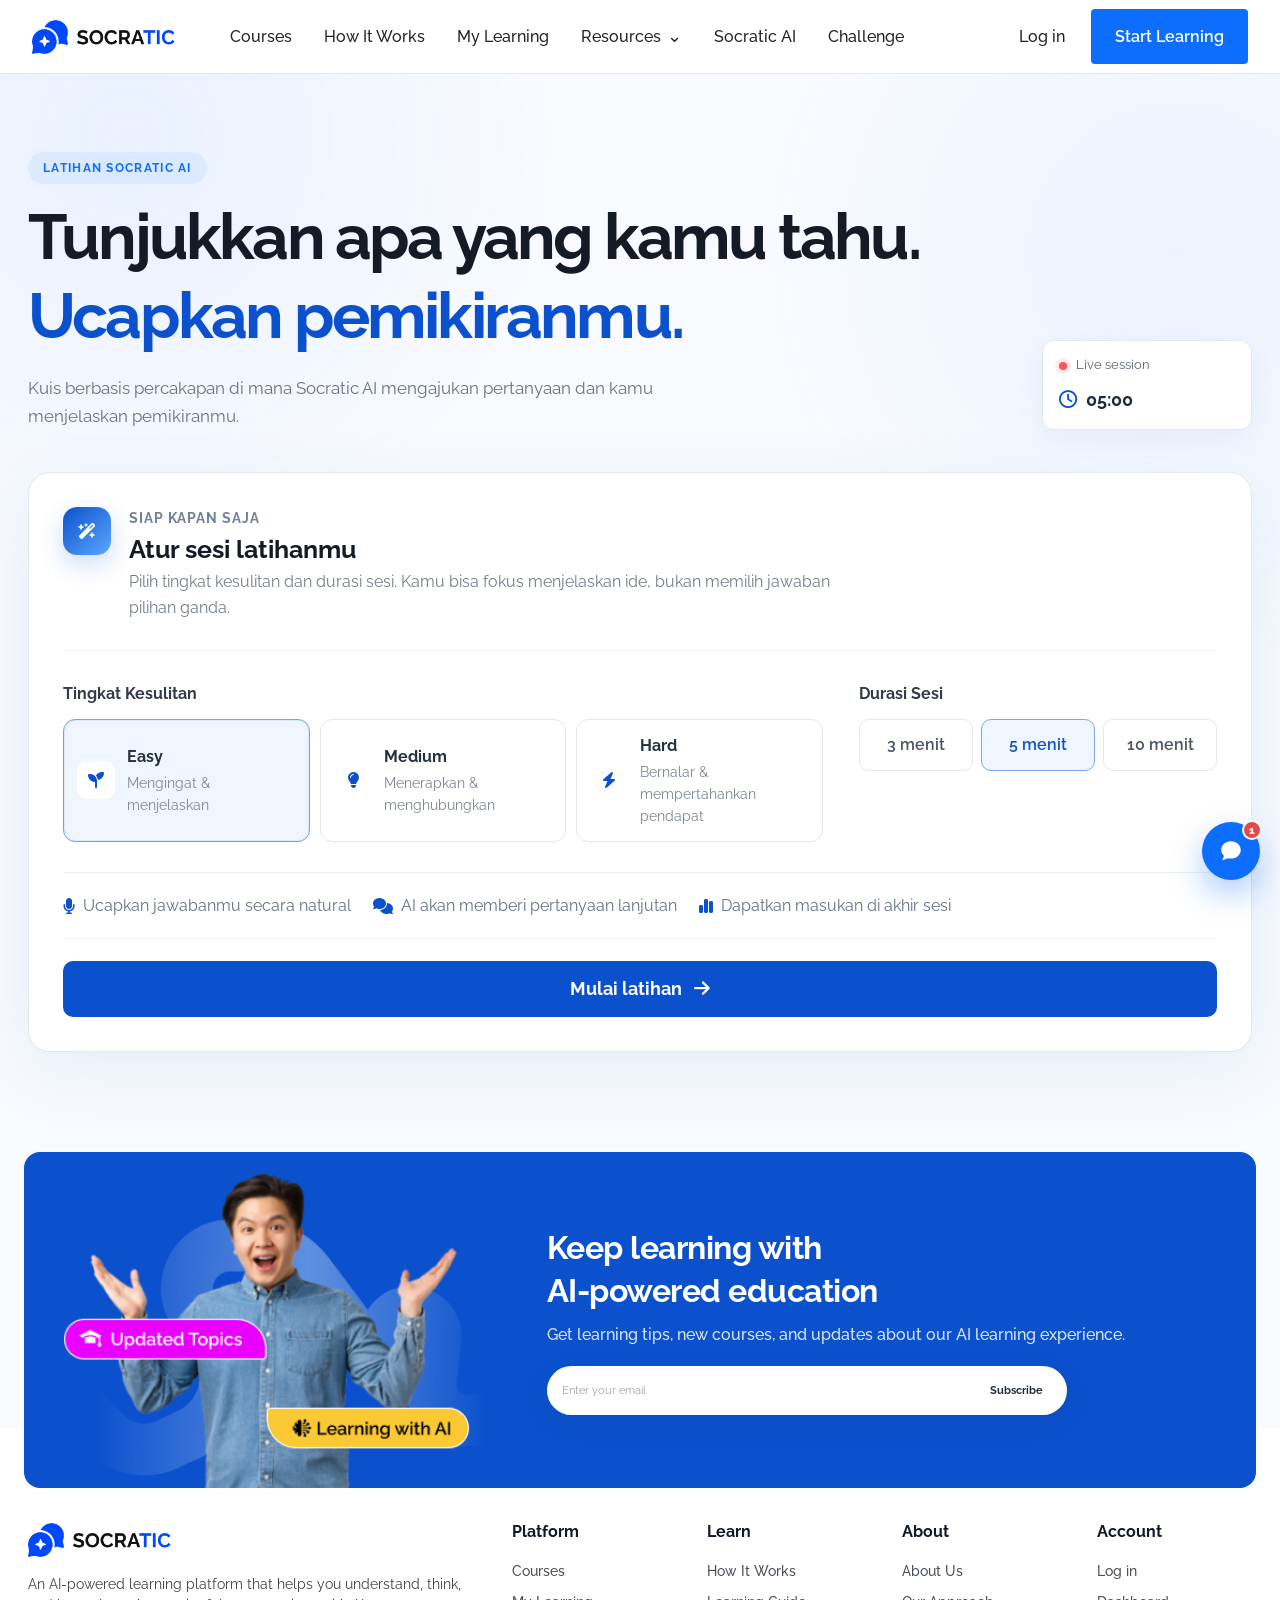
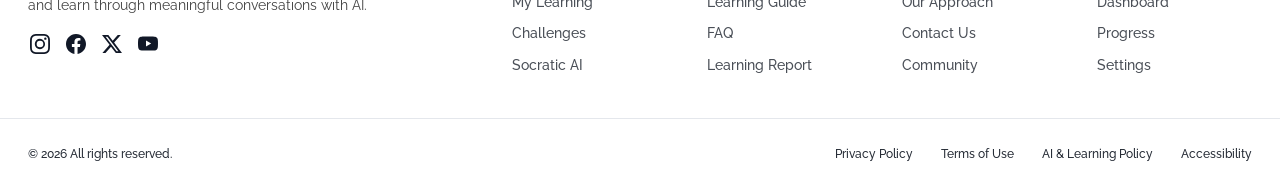
<file: socratic-ai.html>
<!doctype html>
<html lang="en">
  <head>
    <meta charset="UTF-8" />
    <meta name="viewport" content="width=device-width, initial-scale=1.0" />
    <title>Socratic AI — Sesi Latihan</title>

    <link rel="preconnect" href="https://fonts.googleapis.com" />
    <link rel="preconnect" href="https://fonts.gstatic.com" crossorigin />
    <link
      href="https://fonts.googleapis.com/css2?family=Raleway:wght@400;500;600;700;800&display=swap"
      rel="stylesheet"
    />
    <link
      rel="stylesheet"
      href="https://cdnjs.cloudflare.com/ajax/libs/font-awesome/6.5.2/css/all.min.css"
    />
    <link rel="shortcut icon" href="favicon.ico" type="image/x-icon" />

    <link rel="stylesheet" href="./css/main.css" />
    <link rel="stylesheet" href="./css/socratic-session.css" />
    <link rel="stylesheet" href="./css/page-transition.css" />
    <link rel="stylesheet" href="./css/chatbot.css" />
  </head>

  <body>
    <div class="page-transisi" id="pageTransisi" aria-hidden="true">
      <div class="page-transisi-konten">
        <img
          src="./assets/imgs/logo-color.png"
          alt="Socratic"
          class="page-transisi-logo"
        />
        <div class="page-transisi-bar">
          <span id="pageTransisiBar"></span>
        </div>
      </div>
    </div>
    <script src="./js/page-transition.js"></script>

    <!-- ==================== HEADER ==================== -->
    <nav class="navigasi">
      <div class="wadah">
        <a href="index.html" class="logo">
          <img src="./assets/imgs/logo-color.png" alt="Logo" />
        </a>

        <div class="menu">
          <a href="course-list.html" class="tautan-menu">Courses</a>
          <a href="index.html#faq" class="tautan-menu">How It Works</a>
          <a href="dashboard.html" class="tautan-menu">My Learning</a>

          <div class="menu-dropdown">
            <a href="#" class="tautan-menu tautan-dropdown">
              Resources <span class="panah">⌄</span>
            </a>

            <div class="jendela">
              <div class="isi-jendela">
                <div class="kolom-jendela">
                  <h3>Explore</h3>
                  <a href="course-list.html">All Courses</a>
                  <a href="index.html">Learning Paths</a>
                  
                </div>

                <div class="kolom-jendela">
                  <h3>Learn</h3>
                  <a href="index.html#faq">How Socratic AI Works</a>
                  <a href="index.html#faq">Learning Guide</a>
                  <a href="index.html#faq">FAQ</a>
                </div>

                <div class="kolom-jendela">
                  <h3>About</h3>
                  <a href="index.html#about">About Platform</a>
                  <a href="index.html#approach">Our Approach</a>
                  <a href="index.html">Contact Us</a>
                </div>

                <div class="kolom-jendela">
                  <h3>Your Learning</h3>
                  <a href="dashboard.html">Dashboard</a>
                  <a href="dashboard.html">Learning Progress</a>
                  <a href="dashboard.html">Learning Report</a>
                </div>
              </div>
            </div>
          </div>

          <a href="socratic-ai.html#socratic-ai" class="tautan-menu aktif">Socratic AI</a>
          <a href="challenge.html" class="tautan-menu">Challenge</a>
        </div>

        <div class="menu-kanan">
          <a href="login.html" class="masuk">Log in</a>
          <a href="course-list.html" class="tombol">Start Learning</a>
        </div>

        <button
          class="tombol-hamburger"
          id="tombolHamburger"
          aria-label="Buka menu"
        >
          <span></span>
          <span></span>
          <span></span>
        </button>
      </div>
    </nav>

    <div class="lapisan" id="lapisan"></div>

    <aside class="sidebar" id="sidebar">
      <div class="kepala-sidebar">
        <a href="index.html" class="logo-sidebar">
          <img src="./assets/imgs/logo-color.png" alt="Logo" />
        </a>

        <button class="tombol-tutup" id="tombolTutup" aria-label="Tutup menu">
          ×
        </button>
      </div>

      <div class="isi-sidebar">
        <a href="course-list.html">Courses</a>
        <a href="index.html#faq">How It Works</a>
        <a href="dashboard.html">My Learning</a>

        <div class="dropdown-sidebar">
          <button class="tombol-dropdown-sidebar" id="tombolDropdownSidebar">
            Resources <span id="panahSidebar">+</span>
          </button>

          <div class="isi-dropdown-sidebar" id="isiDropdownSidebar">
            <h4>Explore</h4>
            <a href="course-list.html">All Courses</a>
            <a href="index.html">Learning Paths</a>
            

            <h4>Learn</h4>
            <a href="index.html#faq">How Socratic AI Works</a>
            <a href="index.html#faq">Learning Guide</a>
            <a href="index.html#faq">FAQ</a>

            <h4>About</h4>
            <a href="index.html#about">About Platform</a>
            <a href="index.html#approach">Our Approach</a>
            <a href="index.html">Contact Us</a>

            <h4>Your Learning</h4>
            <a href="dashboard.html">Dashboard</a>
            <a href="dashboard.html">Learning Progress</a>
            <a href="dashboard.html">Learning Report</a>
          </div>
        </div>

        <a href="socratic-ai.html#socratic-ai">Socratic AI</a>
        <a href="challenge.html">Challenge</a>

        <div class="garis-sidebar"></div>

        <a href="login.html">Log in</a>
        <a href="index.html">Contact Us</a>
        <a href="course-list.html" class="tombol-sidebar">Start Learning</a>
      </div>
    </aside>

    <!-- ==================== SESSION ==================== -->
    <main class="sesi-halaman" id="socratic-ai">
      <section class="sesi-hero">
        <div class="wadah sesi-wadah">
          <div class="sesi-kepala">
            <div>
              <span class="sub-head-section">Latihan Socratic AI</span>
              <h1>
                Tunjukkan apa yang kamu tahu.<br /><span
                  >Ucapkan pemikiranmu.</span
                >
              </h1>
              <p>
                Kuis berbasis percakapan di mana Socratic AI mengajukan
                pertanyaan dan kamu menjelaskan pemikiranmu.
              </p>
            </div>

            <div class="status-sesi">
              <div class="status-sesi-item">
                <span class="status-titik"></span>
                <span>Live session</span>
              </div>
              <div class="status-waktu">
                <i class="fa-regular fa-clock"></i>
                <strong id="timer">05:00</strong>
              </div>
            </div>
          </div>

          <!-- Session setup -->
          <div class="pengaturan-sesi" id="pengaturanSesi">
            <div class="pengaturan-intro">
              <div class="ikon-pengaturan">
                <i class="fa-solid fa-wand-magic-sparkles"></i>
              </div>
              <div>
                <span class="label-kecil">Siap kapan saja</span>
                <h2>Atur sesi latihanmu</h2>
                <p>
                  Pilih tingkat kesulitan dan durasi sesi. Kamu bisa fokus
                  menjelaskan ide, bukan memilih jawaban pilihan ganda.
                </p>
              </div>
            </div>

            <div class="pengaturan-grid">
              <div class="pilihan-kelompok">
                <label>Tingkat Kesulitan</label>
                <div class="pilihan-level">
                  <button class="pilihan-level-item aktif" data-level="easy">
                    <span class="level-ikon"
                      ><i class="fa-solid fa-seedling"></i
                    ></span>
                    <span>
                      <strong>Easy</strong>
                      <small>Mengingat & menjelaskan</small>
                    </span>
                  </button>

                  <button class="pilihan-level-item" data-level="medium">
                    <span class="level-ikon"
                      ><i class="fa-solid fa-lightbulb"></i
                    ></span>
                    <span>
                      <strong>Medium</strong>
                      <small>Menerapkan & menghubungkan</small>
                    </span>
                  </button>

                  <button class="pilihan-level-item" data-level="hard">
                    <span class="level-ikon"
                      ><i class="fa-solid fa-bolt"></i
                    ></span>
                    <span>
                      <strong>Hard</strong>
                      <small>Bernalar & mempertahankan pendapat</small>
                    </span>
                  </button>
                </div>
              </div>

              <div class="pilihan-kelompok">
                <label>Durasi Sesi</label>
                <div class="durasi-pilihan">
                  <button class="durasi-item" data-duration="180">
                    3 menit
                  </button>
                  <button class="durasi-item aktif" data-duration="300">
                    5 menit
                  </button>
                  <button class="durasi-item" data-duration="600">
                    10 menit
                  </button>
                </div>
              </div>
            </div>

            <div class="aturan-singkat">
              <div>
                <i class="fa-solid fa-microphone"></i>
                <span>Ucapkan jawabanmu secara natural</span>
              </div>
              <div>
                <i class="fa-solid fa-comments"></i>
                <span>AI akan memberi pertanyaan lanjutan</span>
              </div>
              <div>
                <i class="fa-solid fa-chart-simple"></i>
                <span>Dapatkan masukan di akhir sesi</span>
              </div>
            </div>

            <button class="tombol-mulai" id="tombolMulai">
              Mulai latihan
              <i class="fa-solid fa-arrow-right"></i>
            </button>
          </div>

          <!-- Active session -->
          <div class="ruang-sesi tersembunyi" id="ruangSesi">
            <div class="sesi-toolbar">
              <div class="topik-sesi">
                <span class="badge-level" id="badgeLevel">EASY</span>
                <span class="topik-nama">Responsive Web Design</span>
              </div>

              <div class="progres-sesi">
                <span
                  >Pertanyaan <strong id="nomorPertanyaan">1</strong> dari
                  5</span
                >
                <div class="progres-track">
                  <span id="progresBar"></span>
                </div>
              </div>

              <button class="tombol-akhiri" id="tombolAkhiri">
                <i class="fa-solid fa-stop"></i>
                Akhiri sesi
              </button>
            </div>

            <div class="ruang-utama">
              <!-- User camera -->
              <div class="kamera-kartu">
                <div class="kamera-status">
                  <span class="status-titik hijau"></span>
                  <span>Anda</span>
                  <span class="kamera-live">Kamera aktif</span>
                </div>

                <div class="kamera-area">
                  <video id="videoPengguna" autoplay muted playsinline></video>

                  <div class="kamera-fallback" id="kameraFallback">
                    <div class="avatar-pengguna">A</div>
                    <span>Pratinjau kamera</span>
                    <small
                      >Izinkan akses kamera untuk pengalaman langsung</small
                    >
                  </div>

                  <div class="kamera-overlay">
                    <span class="nama-pengguna">Anda</span>
                    <span class="status-mikrofon">
                      <i class="fa-solid fa-microphone"></i>
                    </span>
                  </div>
                </div>

                <div class="kontrol-kamera">
                  <button
                    class="kontrol-bulat aktif"
                    id="tombolMikrofon"
                    aria-label="Microphone"
                  >
                    <i class="fa-solid fa-microphone"></i>
                  </button>
                  <button
                    class="kontrol-bulat aktif"
                    id="tombolKamera"
                    aria-label="Camera"
                  >
                    <i class="fa-solid fa-video"></i>
                  </button>
                  <button
                    class="kontrol-bulat"
                    id="tombolMute"
                    aria-label="Speaker"
                  >
                    <i class="fa-solid fa-volume-high"></i>
                  </button>
                </div>
              </div>

              <!-- AI panel -->
              <aside class="ai-panel">
                <div class="ai-panel-kepala">
                  <div class="ai-identitas">
                    <div class="ikon-ai">
                      <img src="./assets/imgs/logo-only-socratic.png" alt="" />
                    </div>
                    <div>
                      <strong>Socratic AI</strong>
                      <span>Mendengarkan & berpikir</span>
                    </div>
                  </div>

                  <span class="ai-online"> <span></span> Online </span>
                </div>

                <div class="ai-pertanyaan">
                  <div class="ai-label">
                    <span class="ai-label-ikon">
                      <i class="fa-solid fa-wand-magic-sparkles"></i>
                    </span>
                    AI bertanya
                  </div>

                  <h2 id="teksPertanyaan">
                    Menurut pemahamanmu sendiri, apa yang membuat sebuah website
                    disebut responsif?
                  </h2>

                  <p id="konteksPertanyaan">
                    Luangkan waktu sebentar untuk berpikir. Tidak ada satu
                    jawaban yang paling benar.
                  </p>

                  <div
                    class="gelombang-suara"
                    id="gelombangSuara"
                    aria-label="AI sedang berbicara"
                  >
                    <span></span><span></span><span></span><span></span>
                    <span></span><span></span><span></span><span></span>
                    <span></span><span></span><span></span><span></span>
                    <span></span><span></span><span></span><span></span>
                    <span></span><span></span><span></span><span></span>
                  </div>

                  <div class="ai-berbicara">
                    <span class="titik-berbicara"></span>
                    <span>AI sedang berbicara...</span>
                  </div>
                </div>

                <div class="jawaban-area">
                  <div class="jawaban-status">
                    <span id="statusJawaban">Giliranmu</span>
                    <span id="durasiJawaban">00:00</span>
                  </div>

                  <div class="jawaban-visual">
                    <div class="gelombang-jawaban" id="gelombangJawaban">
                      <span></span><span></span><span></span><span></span>
                      <span></span><span></span><span></span><span></span>
                      <span></span><span></span><span></span><span></span>
                      <span></span><span></span><span></span><span></span>
                      <span></span><span></span><span></span><span></span>
                    </div>
                    <span class="teks-jawaban">Ucapkan jawabanmu</span>
                  </div>

                  <button class="tombol-rekam" id="tombolRekam">
                    <span><i class="fa-solid fa-microphone"></i></span>
                    <strong>Tahan untuk menjawab</strong>
                  </button>
                </div>

                <div class="ai-petunjuk">
                  <i class="fa-regular fa-lightbulb"></i>
                  <span>
                    Tips: jelaskan <strong>mengapa</strong>, bukan hanya
                    <strong>apa</strong>.
                  </span>
                </div>
              </aside>
            </div>

            <div class="sesi-bawah">
              <div class="indikator-sesi">
                <span class="indikator-aktif"></span>
                <span id="teksStatusSesi">Mendengarkan jawabanmu</span>
              </div>

              <button class="tombol-lewati" id="tombolLanjut">
                Pertanyaan berikutnya
                <i class="fa-solid fa-arrow-right"></i>
              </button>
            </div>
          </div>
        </div>
      </section>
    </main>

    <!-- ==================== RESULT MODAL ==================== -->
    <div class="modal-lapisan" id="modalHasil" aria-hidden="true">
      <div class="modal-hasil">
        <button class="modal-tutup" id="modalTutup" aria-label="Close">
          ×
        </button>

        <div class="hasil-ikon">
          <div class="hasil-ikon-lingkaran">
            <svg
              xmlns="http://www.w3.org/2000/svg"
              fill="white"
              class="bi bi-star-fill"
              viewBox="0 0 16 16"
            >
              <path
                d="M3.612 15.443c-.386.198-.824-.149-.746-.592l.83-4.73L.173 6.765c-.329-.314-.158-.888.283-.95l4.898-.696L7.538.792c.197-.39.73-.39.927 0l2.184 4.327 4.898.696c.441.062.612.636.282.95l-3.522 3.356.83 4.73c.078.443-.36.79-.746.592L8 13.187l-4.389 2.256z"
              />
            </svg>
          </div>
        </div>

        <span class="label-kecil">Sesi selesai</span>
        <h2>Pemikiran bagus, <span id="hasilLevel">Explorer</span>.</h2>
        <p class="hasil-intro">
          Berikut ringkasan bagaimana kamu mengomunikasikan ide-idemu selama
          sesi latihan ini.
        </p>

        <div class="nilai-utama">
          <div class="lingkaran-nilai">
            <span id="nilaiAngka">86</span>
            <small>/100</small>
          </div>
          <div>
            <strong>Skor keseluruhan</strong>
            <span>Kemajuan yang bagus dalam menjelaskan pemikiranmu.</span>
          </div>
        </div>

        <div class="nilai-grid">
          <div class="nilai-kartu">
            <div class="nilai-kartu-ikon">
              <i class="fa-solid fa-bullseye"></i>
            </div>
            <div>
              <span>Relevansi</span>
              <strong>92%</strong>
            </div>
          </div>

          <div class="nilai-kartu">
            <div class="nilai-kartu-ikon">
              <i class="fa-solid fa-comments"></i>
            </div>
            <div>
              <span>Kejelasan</span>
              <strong>85%</strong>
            </div>
          </div>

          <div class="nilai-kartu">
            <div class="nilai-kartu-ikon">
              <i class="fa-solid fa-brain"></i>
            </div>
            <div>
              <span>Penalaran</span>
              <strong>82%</strong>
            </div>
          </div>

          <div class="nilai-kartu">
            <div class="nilai-kartu-ikon">
              <i class="fa-solid fa-microphone-lines"></i>
            </div>
            <div>
              <span>Kepercayaan Diri</span>
              <strong>84%</strong>
            </div>
          </div>
        </div>

        <div class="hasil-masukan">
          <div class="hasil-masukan-ikon">
            <i class="fa-regular fa-message"></i>
          </div>
          <div>
            <strong>Masukan AI</strong>
            <p>
              Kamu menjelaskan ide utama dengan jelas. Lain kali, dukung
              jawabanmu dengan contoh konkret atau pertimbangan trade-off.
            </p>
          </div>
        </div>

        <div class="hasil-tindakan">
          <button class="tombol-sekunder" id="tombolUlangi">
            <i class="fa-solid fa-rotate-right"></i>
            Latihan lagi
          </button>
          <button class="tombol-utama" id="tombolLihatProgress">
            Lihat progresku
            <i class="fa-solid fa-arrow-right"></i>
          </button>
        </div>
      </div>
    </div>

    <!-- ==================== FOOTER ==================== -->
    <footer class="footer">
      <div class="wadah">
        <section class="berlangganan">
          <div class="berlangganan-ilustrasi">
            <img
              src="./assets/imgs/footer_dode.png"
              alt="Learning illustration"
            />
          </div>
          <div class="berlangganan-informasi">
            <h2>
              Keep learning with <br class="desktop" />
              AI-powered education
            </h2>
            <p>
              Get learning tips, new courses, and updates about our AI learning
              experience.
            </p>
            <form class="formulir-berlangganan">
              <div class="input-grup">
                <input
                  type="email"
                  placeholder="Enter your email"
                  aria-label="Alamat email"
                  required
                />
                <button type="submit">Subscribe</button>
              </div>
            </form>
          </div>
        </section>
        <section class="bagian-utama">
          <div class="overlay"></div>
          <div class="cover">
            <div class="identitas">
              <a class="logo" href="index.html" aria-label="Homepage">
                <img src="./assets/imgs/logo-color.png" alt="Logo" />
              </a>
              <p>
                An AI-powered learning platform that helps you understand,
                think, and learn through meaningful conversations with AI.
              </p>
              <div class="sosial">
                <a href="#" aria-label="Instagram">
                  <svg
                    xmlns="http://www.w3.org/2000/svg"
                    fill="#111827"
                    class="bi bi-instagram"
                    viewBox="0 0 16 16"
                  >
                    <path
                      d="M8 0C5.829 0 5.556.01 4.703.048 3.85.088 3.269.222 2.76.42a3.9 3.9 0 0 0-1.417.923A3.9 3.9 0 0 0 .42 2.76C.222 3.268.087 3.85.048 4.7.01 5.555 0 5.827 0 8.001c0 2.172.01 2.444.048 3.297.04.852.174 1.433.372 1.942.205.526.478.972.923 1.417.444.445.89.719 1.416.923.51.198 1.09.333 1.942.372C5.555 15.99 5.827 16 8 16s2.444-.01 3.298-.048c.851-.04 1.434-.174 1.943-.372a3.9 3.9 0 0 0 1.416-.923c.445-.445.718-.891.923-1.417.197-.509.332-1.09.372-1.942C15.99 10.445 16 10.173 16 8s-.01-2.445-.048-3.299c-.04-.851-.175-1.433-.372-1.941a3.9 3.9 0 0 0-.923-1.417A3.9 3.9 0 0 0 13.24.42c-.51-.198-1.092-.333-1.943-.372C10.443.01 10.172 0 7.998 0zm-.717 1.442h.718c2.136 0 2.389.007 3.232.046.78.035 1.204.166 1.486.275.373.145.64.319.92.599s.453.546.598.92c.11.281.24.705.275 1.485.039.843.047 1.096.047 3.231s-.008 2.389-.047 3.232c-.035.78-.166 1.203-.275 1.485a2.5 2.5 0 0 1-.599.919c-.28.28-.546.453-.92.598-.28.11-.704.24-1.485.276-.843.038-1.096.047-3.232.047s-2.39-.009-3.233-.047c-.78-.036-1.203-.166-1.485-.276a2.5 2.5 0 0 1-.92-.598 2.5 2.5 0 0 1-.6-.92c-.109-.281-.24-.705-.275-1.485-.038-.843-.046-1.096-.046-3.233s.008-2.388.046-3.231c.036-.78.166-1.204.276-1.486.145-.373.319-.64.599-.92s.546-.453.92-.598c.282-.11.705-.24 1.485-.276.738-.034 1.024-.044 2.515-.045zm4.988 1.328a.96.96 0 1 0 0 1.92.96.96 0 0 0 0-1.92m-4.27 1.122a4.109 4.109 0 1 0 0 8.217 4.109 4.109 0 0 0 0-8.217m0 1.441a2.667 2.667 0 1 1 0 5.334 2.667 2.667 0 0 1 0-5.334"
                    />
                  </svg>
                </a>
                <a href="#" aria-label="facebook">
                  <svg
                    xmlns="http://www.w3.org/2000/svg"
                    fill="#111827"
                    class="bi bi-facebook"
                    viewBox="0 0 16 16"
                  >
                    <path
                      d="M16 8.049c0-4.446-3.582-8.05-8-8.05C3.58 0-.002 3.603-.002 8.05c0 4.017 2.926 7.347 6.75 7.951v-5.625h-2.03V8.05H6.75V6.275c0-2.017 1.195-3.131 3.022-3.131.876 0 1.791.157 1.791.157v1.98h-1.009c-.993 0-1.303.621-1.303 1.258v1.51h2.218l-.354 2.326H9.25V16c3.824-.604 6.75-3.934 6.75-7.951"
                    />
                  </svg>
                </a>
                <a href="#" aria-label="X">
                  <svg
                    xmlns="http://www.w3.org/2000/svg"
                    fill="#111827"
                    class="bi bi-twitter-x"
                    viewBox="0 0 16 16"
                  >
                    <path
                      d="M12.6.75h2.454l-5.36 6.142L16 15.25h-4.937l-3.867-5.07-4.425 5.07H.316l5.733-6.57L0 .75h5.063l3.495 4.633L12.601.75Zm-.86 13.028h1.36L4.323 2.145H2.865z"
                    />
                  </svg>
                </a>
                <a href="#" aria-label="YouTube">
                  <svg
                    xmlns="http://www.w3.org/2000/svg"
                    fill="#111827"
                    class="bi bi-youtube"
                    viewBox="0 0 16 16"
                  >
                    <path
                      d="M8.051 1.999h.089c.822.003 4.987.033 6.11.335a2.01 2.01 0 0 1 1.415 1.42c.101.38.172.883.22 1.402l.01.104.022.26.008.104c.065.914.073 1.77.074 1.957v.075c-.001.194-.01 1.108-.082 2.06l-.008.105-.009.104c-.05.572-.124 1.14-.235 1.558a2.01 2.01 0 0 1-1.415 1.42c-1.16.312-5.569.334-6.18.335h-.142c-.309 0-1.587-.006-2.927-.052l-.17-.006-.087-.004-.171-.007-.171-.007c-1.11-.049-2.167-.128-2.654-.26a2.01 2.01 0 0 1-1.415-1.419c-.111-.417-.185-.986-.235-1.558L.09 9.82l-.008-.104A31 31 0 0 1 0 7.68v-.123c.002-.215.01-.958.064-1.778l.007-.103.003-.052.008-.104.022-.26.01-.104c.048-.519.119-1.023.22-1.402a2.01 2.01 0 0 1 1.415-1.42c.487-.13 1.544-.21 2.654-.26l.17-.007.172-.006.086-.003.171-.007A100 100 0 0 1 7.858 2zM6.4 5.209v4.818l4.157-2.408z"
                    />
                  </svg>
                </a>
              </div>
            </div>
            <nav class="kolom-tautan" aria-label="Navigasi footer">
              <div class="kelompok-tautan">
                <h3>Platform</h3>
                <a href="course-list.html"> Courses </a>
                <a href="dashboard.html"> My Learning </a>
                <a href="challenge.html"> Challenges </a>
                <a href="socratic-ai.html#socratic-ai"> Socratic AI </a>
              </div>
              <div class="kelompok-tautan">
                <h3>Learn</h3>
                <a href="index.html#faq"> How It Works </a> <a href="index.html#faq"> Learning Guide </a>
                <a href="index.html#faq"> FAQ </a> <a href="dashboard.html"> Learning Report </a>
              </div>
              <div class="kelompok-tautan">
                <h3>About</h3>
                <a href="index.html#about"> About Us </a> <a href="index.html#approach"> Our Approach </a>
                <a href="index.html"> Contact Us </a> <a href="index.html"> Community </a>
              </div>
              <div class="kelompok-tautan">
                <h3>Account</h3>
                <a href="login.html"> Log in </a>
                <a href="dashboard.html"> Dashboard </a>
                <a href="dashboard.html"> Progress </a> <a href="index.html"> Settings </a>
              </div>
            </nav>
          </div>
        </section>
      </div>
      <div class="paling-bawah">
        <div class="wadah paling-bawah-isi">
          <p>© 2026 All rights reserved.</p>
          <div class="tautan-legal">
            <a href="index.html"> Privacy Policy </a> <a href="index.html"> Terms of Use </a>
            <a href="index.html"> AI & Learning Policy </a>
            <a href="index.html"> Accessibility </a>
          </div>
        </div>
      </div>
    </footer>

    <script src="./js/socratic-session.js"></script>

    <div class="chatbot-widget" id="chatbotWidget">
      <div class="chatbot-jendela" id="chatbotJendela" aria-hidden="true">
        <div class="chatbot-header">
          <div class="chatbot-header-info">
            <img
              src="./assets/icon/chatbot-avatar.svg"
              alt="Socratic Bot"
              class="chatbot-avatar"
            />
            <div class="chatbot-header-teks">
              <strong>Socratic Bot</strong>
              <span class="chatbot-status">
                <span class="titik-online"></span> Online
              </span>
            </div>
          </div>

          <button
            class="chatbot-tutup"
            id="chatbotTutup"
            type="button"
            aria-label="Tutup chat"
          >
            <svg
              xmlns="http://www.w3.org/2000/svg"
              viewBox="0 0 24 24"
              fill="none"
              stroke="currentColor"
              stroke-width="2.5"
              stroke-linecap="round"
              stroke-linejoin="round"
            >
              <line x1="18" y1="6" x2="6" y2="18"></line>
              <line x1="6" y1="6" x2="18" y2="18"></line>
            </svg>
          </button>
        </div>

        <div class="chatbot-pesan" id="chatbotPesan"></div>

        <div class="chatbot-saran" id="chatbotSaran"></div>

        <form class="chatbot-input" id="chatbotForm">
          <input
            type="text"
            id="chatbotInput"
            placeholder="Tulis pesan..."
            autocomplete="off"
            aria-label="Tulis pesan"
          />
          <button
            type="submit"
            class="chatbot-kirim"
            id="chatbotKirim"
            aria-label="Kirim pesan"
          >
            <svg
              xmlns="http://www.w3.org/2000/svg"
              viewBox="0 0 24 24"
              fill="currentColor"
            >
              <path d="M3.4 20.6 21 12 3.4 3.4v6.2L15 12 3.4 14.4Z" />
            </svg>
          </button>
        </form>
      </div>

      <button
        class="chatbot-launcher"
        id="chatbotLauncher"
        type="button"
        aria-label="Buka chat bantuan"
        aria-expanded="false"
      >
        <svg
          class="ikon-chat"
          xmlns="http://www.w3.org/2000/svg"
          viewBox="0 0 24 24"
          fill="currentColor"
        >
          <path
            d="M12 3C7.03 3 3 6.58 3 11c0 2.08.93 3.97 2.45 5.38-.11 1.02-.5 2.17-1.3 3.24a.5.5 0 0 0 .55.78c1.6-.4 2.96-1.09 3.94-1.77A10.6 10.6 0 0 0 12 19c4.97 0 9-3.58 9-8s-4.03-8-9-8Z"
          />
        </svg>
        <svg
          class="ikon-tutup"
          xmlns="http://www.w3.org/2000/svg"
          viewBox="0 0 24 24"
          fill="none"
          stroke="currentColor"
          stroke-width="2.5"
          stroke-linecap="round"
          stroke-linejoin="round"
        >
          <line x1="18" y1="6" x2="6" y2="18"></line>
          <line x1="6" y1="6" x2="18" y2="18"></line>
        </svg>
        <span class="chatbot-badge" id="chatbotBadge">1</span>
      </button>
    </div>
    <script src="./js/chatbot.js"></script>
  </body>
</html>
</file>
<file: css/main.css>
* {
  margin: 0;
  padding: 0;
  box-sizing: border-box;
}

body {
  font-family: "Raleway", sans-serif;
  background-color: #ffffff;
  color: #1f1f1f;
  line-height: 1.6;
  -webkit-font-smoothing: antialiased;
}

.hidden {
  display: none !important;
}

h1,
h2,
h3,
h4 {
  line-height: 1.2;
}

p {
  line-height: 1.6;
}

.head-section {
  font-family: "Raleway", sans-serif;
  font-size: 36px;
  line-height: 44px;
  text-align: center;
  margin-bottom: 24px;
}

.sub-head-section {
  display: inline-block;
  font-size: 0.9rem;
  font-weight: 700;
  color: #0d6efd;
  text-transform: uppercase;
  letter-spacing: 1.3px;
  margin-bottom: 12px;
  background-color: rgba(0, 42, 255, 0.051);
  padding: 6px 16px;
  border-radius: 20px;
}
.sub-head-section.white {
  background-color: rgba(255, 255, 255, 0.2);
  color: #ffffff;
}

.navigasi {
  width: 100%;
  height: 74px;
  font-family: "Raleway", sans-serif;
  background-color: #ffffff;
  border-bottom: 1px solid #e8e8e8;
  position: fixed;
  top: 0;
  left: 0;
  z-index: 100;
}

.navigasi .wadah {
  width: 100%;
  max-width: 1280px;
  height: 100%;
  margin: 0 auto;
  padding: 0 32px;
  display: flex;
  align-items: center;
}

.navigasi .wadah .logo {
  text-decoration: none;

  color: #151515;

  font-size: 18px;
  font-weight: 700;

  white-space: nowrap;
  display: flex;
  justify-content: center;
  align-items: center;
}

.navigasi .wadah .logo img {
  height: 36px;
}
.navigasi .wadah .menu {
  display: flex;
  align-items: center;

  gap: 32px;

  margin-left: 55px;
}

.navigasi .wadah .menu .tautan-menu {
  text-decoration: none;

  color: #252525;

  font-size: 16px;
  font-weight: 500;

  padding: 28px 0;

  transition: 0.25s;
}

.navigasi .wadah .menu .tautan-menu:hover {
  color: #2563c9;
}

.navigasi .wadah .menu .menu-dropdown {
  position: static;
}

.navigasi .wadah .menu .menu-dropdown .tautan-dropdown {
  display: flex;
  align-items: center;

  gap: 6px;
}

.navigasi .wadah .menu .menu-dropdown .tautan-dropdown .panah {
  font-size: 18px;

  transition: 0.3s;
}

.navigasi .wadah .menu .menu-dropdown:hover .tautan-dropdown .panah {
  transform: rotate(180deg);
}

.navigasi .wadah .menu .menu-dropdown .jendela {
  width: 100%;

  position: absolute;

  top: 100%;
  left: 0;

  background-color: #ffffff;

  border-top: 1px solid #eeeeee;
  border-bottom: 1px solid #eeeeee;

  opacity: 0;
  visibility: hidden;

  transform: translateY(-10px);

  transition: 0.25s;

  pointer-events: none;
}

.navigasi .wadah .menu .menu-dropdown:hover .jendela {
  opacity: 1;
  visibility: visible;

  transform: translateY(0);

  pointer-events: auto;
}

.navigasi .wadah .menu .menu-dropdown .jendela .isi-jendela {
  width: 100%;
  max-width: 1280px;

  margin: 0 auto;
  padding: 55px 32px;

  display: grid;

  grid-template-columns: repeat(4, 1fr);

  gap: 60px;
}

.navigasi .wadah .menu .menu-dropdown .jendela .isi-jendela .kolom-jendela {
  display: flex;
  flex-direction: column;
}

.navigasi .wadah .menu .menu-dropdown .jendela .isi-jendela .kolom-jendela h3 {
  font-size: 15px;
  font-weight: 600;

  color: #777777;

  margin-bottom: 22px;
}

.navigasi .wadah .menu .menu-dropdown .jendela .isi-jendela .kolom-jendela a {
  width: fit-content;

  text-decoration: none;

  color: #222222;

  font-size: 18px;
  font-weight: 500;

  margin-bottom: 20px;

  transition: 0.2s;
}

.navigasi
  .wadah
  .menu
  .menu-dropdown
  .jendela
  .isi-jendela
  .kolom-jendela
  a:hover {
  color: #2563c9;

  transform: translateX(5px);
}

.navigasi .wadah .menu-kanan {
  display: flex;
  align-items: center;

  gap: 26px;

  margin-left: auto;
  height: 100%;
  overflow: hidden;
}

.navigasi .wadah .menu-kanan .masuk,
.navigasi .wadah .menu-kanan .kontak {
  text-decoration: none;

  color: #222222;

  font-size: 16px;
  font-weight: 500;

  white-space: nowrap;
}

.navigasi .wadah .menu-kanan .masuk:hover,
.navigasi .wadah .menu-kanan .kontak:hover {
  color: #2563c9;
}

.navigasi .wadah .menu-kanan .tombol {
  text-decoration: none;

  background-color: #0d6efd;
  color: #ffffff;

  font-size: 16px;
  font-weight: 600;

  padding: 15px 24px;

  border-radius: 4px;

  white-space: nowrap;

  transition: 0.25s;
}

.navigasi .wadah .menu-kanan .tombol:hover {
  background-color: #174a9d;

  transform: translateY(-2px);
}

.navigasi .wadah .menu-kanan .profile {
  display: flex;
  flex-direction: row;
  justify-content: center;
  align-items: center;
  gap: 12px;
  overflow: hidden;
  height: 100%;
  padding: 14px 0;
}
.navigasi .wadah .menu-kanan .profile img {
  height: 100%;
  border: 1px solid #545454;
  border-radius: 10000px;
}
.navigasi .wadah .menu-kanan .profile .detail {
  display: flex;
  flex-direction: column;
  justify-content: flex-start;
  align-items: flex-start;
  gap: 2px;
}
.navigasi .wadah .menu-kanan .profile .detail h3 {
  font-size: 16px;
}
.navigasi .wadah .menu-kanan .profile .detail span {
  font-size: 14px;
  opacity: 0.7;
}

.sidebar .isi-sidebar .profile {
  display: flex;
  flex-direction: row;
  justify-content: flex-start;
  align-items: center;
  gap: 12px;
  width: 100%;
  padding: 12px 16px;
  border: 1px solid rgb(216, 216, 216);
  border-radius: 12px;
}
.sidebar .isi-sidebar .profile img {
  height: 56px;
}
.sidebar .isi-sidebar .profile h3 {
  font-size: 16px;
}
.sidebar .isi-sidebar .profile p {
  font-size: 14px;
}

.navigasi .wadah .tombol-hamburger {
  width: 45px;
  height: 45px;

  display: none;

  flex-direction: column;
  justify-content: center;

  gap: 6px;

  margin-left: auto;

  background-color: transparent;

  border: none;

  cursor: pointer;
}

.navigasi .wadah .tombol-hamburger span {
  width: 27px;
  height: 2px;

  background-color: #222222;

  margin: 0 auto;

  transition: 0.3s;
}

.lapisan {
  position: fixed;

  inset: 0;

  background-color: rgba(0, 0, 0, 0.4);

  opacity: 0;
  visibility: hidden;

  transition: 0.3s;

  z-index: 200;
}

.lapisan.aktif {
  opacity: 1;
  visibility: visible;
}

.sidebar {
  width: 380px;
  max-width: 90%;

  height: 100vh;

  position: fixed;

  top: 0;
  right: 0;

  background-color: #ffffff;

  transform: translateX(100%);

  transition: transform 0.35s ease;

  z-index: 300;

  overflow-y: auto;
}

.sidebar.aktif {
  transform: translateX(0);
}

.sidebar .kepala-sidebar {
  min-height: 74px;

  padding: 0 25px;

  display: flex;
  align-items: center;
  justify-content: space-between;

  border-bottom: 1px solid #eeeeee;
}

.sidebar .kepala-sidebar .logo-sidebar {
  text-decoration: none;

  color: #151515;

  font-size: 18px;
  font-weight: 700;
}
.sidebar .kepala-sidebar .logo-sidebar img {
  height: 36px;
}

.sidebar .kepala-sidebar .tombol-tutup {
  width: 42px;
  height: 42px;

  border: none;

  background-color: transparent;

  font-size: 32px;

  cursor: pointer;

  color: #222222;
}

.sidebar .isi-sidebar {
  padding: 25px;
}

.sidebar .isi-sidebar > a {
  display: block;

  text-decoration: none;

  color: #222222;

  font-size: 16px;
  font-weight: 500;

  padding: 17px 0;

  border-bottom: 1px solid #f0f0f0;
}

.sidebar .isi-sidebar > a:hover {
  color: #2563c9;
}

.sidebar .isi-sidebar .dropdown-sidebar {
  border-bottom: 1px solid #f0f0f0;
}

.sidebar .isi-sidebar .dropdown-sidebar .tombol-dropdown-sidebar {
  width: 100%;

  display: flex;
  align-items: center;
  justify-content: space-between;

  padding: 17px 0;

  border: none;

  background-color: transparent;

  color: #222222;

  font-family: "Raleway", sans-serif;

  font-size: 16px;
  font-weight: 500;

  cursor: pointer;
}

.sidebar .isi-sidebar .dropdown-sidebar .tombol-dropdown-sidebar span {
  font-size: 23px;

  transition: 0.3s;
}

.sidebar .isi-sidebar .dropdown-sidebar .isi-dropdown-sidebar {
  display: none;

  padding-bottom: 20px;
}

.sidebar .isi-sidebar .dropdown-sidebar .isi-dropdown-sidebar.aktif {
  display: block;
}

.sidebar .isi-sidebar .dropdown-sidebar .isi-dropdown-sidebar h4 {
  color: #777777;

  font-size: 13px;
  font-weight: 600;

  margin-top: 22px;
  margin-bottom: 10px;
}

.sidebar .isi-sidebar .dropdown-sidebar .isi-dropdown-sidebar a {
  display: block;

  text-decoration: none;

  color: #333333;

  font-size: 14px;

  padding: 8px 0 8px 15px;
}

.sidebar .isi-sidebar .dropdown-sidebar .isi-dropdown-sidebar a:hover {
  color: #2563c9;
}

.sidebar .isi-sidebar .garis-sidebar {
  height: 1px;

  background-color: #dddddd;

  margin: 20px 0;
}

.sidebar .isi-sidebar .tombol-sidebar {
  width: 100%;

  margin-top: 20px;

  text-align: center;

  background-color: #0d6efd;
  color: #ffffff !important;

  padding: 16px !important;

  border-radius: 4px;

  border: none !important;
}

.konten {
  width: 100%;
  max-width: 1280px;

  margin: 0 auto;

  padding: 100px 32px;
}

@media screen and (max-width: 1100px) {
  .navigasi .wadah {
    padding: 0 25px;
  }

  .navigasi .wadah .menu {
    display: none;
  }

  .navigasi .wadah .menu-kanan {
    display: none;
  }

  .navigasi .wadah .tombol-hamburger {
    display: flex;
  }

  .navigasi .wadah .menu .menu-dropdown .jendela {
    display: none;
  }
}

@media screen and (max-width: 600px) {
  .navigasi .wadah {
    padding: 0 18px;
  }

  .sidebar {
    width: 100%;
    max-width: 100%;
  }

  .konten {
    padding: 70px 20px;
  }
}
a {
  text-decoration: none;
  color: inherit;
}

ul {
  list-style: none;
}
:root {
  --warna-biru: #0b51cd;
  --warna-biru-gelap: #3867d6;
  --warna-latar: #edf3ff;
  --warna-teks: #151b26;
  --warna-teks-lembut: #697180;
  --warna-garis: #e4e7ec;
  --radius-besar: 14px;
  --lebar-maksimal: 1280px;
}

* {
  box-sizing: border-box;
  margin: 0;
  padding: 0;
}

html {
  scroll-behavior: smooth;
}

a {
  color: inherit;
  text-decoration: none;
}

button,
input {
  font: inherit;
}

.wadah {
  width: 100%;
  max-width: var(--lebar-maksimal);
  margin-inline: auto;
  padding-inline: 28px;
}

.footer {
  width: 100%;
  background: #f8fafc;
  font-family: "Raleway", sans-serif;
}

.footer .wadah {
  width: 100%;
  margin-inline: auto;
  max-width: unset;
  padding: unset;
  display: flex;
  flex-direction: column;
  justify-content: center;
  align-items: center;
  position: relative;
}
.footer .wadah .overlay {
  width: 100%;
  height: 64px;
  position: absolute;
  background-color: white;
  top: -60px;
  left: 0;
}

.footer .berlangganan {
  width: calc(100% - 48px);
  min-height: 260px;
  display: grid;
  grid-template-columns: minmax(300px, 0.95fr) minmax(0, 1.35fr);
  align-items: center;
  gap: 24px;
  background: #0b51cd;
  border-radius: var(--radius-besar);
  overflow: hidden;
  max-width: var(--lebar-maksimal);
  position: relative;
  z-index: 100;
}

.footer .berlangganan .berlangganan-ilustrasi {
  width: 100%;
  height: 100%;
  display: flex;
  align-items: center;
  justify-content: center;
}

.footer .berlangganan .berlangganan-ilustrasi img {
  width: 100%;
  max-width: 420px;
  height: 100%;
  padding-top: 20px;
  display: block;
  object-fit: contain;
  transition: transform 0.4s ease;
}

.footer .berlangganan .berlangganan-ilustrasi:hover img {
  transform: translateY(-5px) scale(1.02);
}

.footer .berlangganan .berlangganan-informasi {
  color: #ffffff;
  padding-right: 32px;
}

.footer .berlangganan .berlangganan-informasi h2 {
  max-width: 680px;
  margin-bottom: 10px;
  color: #ffffff;
  font-size: 32px;
  font-weight: 700;
  line-height: 1.35;
  letter-spacing: -0.5px;
}

.footer .berlangganan .berlangganan-informasi p {
  margin-bottom: 18px;
  color: rgba(255, 255, 255, 0.86);
  font-size: 16px;
  font-weight: 500;
}

.footer .berlangganan .berlangganan-informasi small {
  display: block;
  margin-top: 13px;
  color: rgba(255, 255, 255, 0.9);
  font-size: 10px;
  line-height: 1.55;
}

.footer .berlangganan .berlangganan-informasi small a {
  text-decoration: underline;
  transition: color 0.25s ease;
}

.footer .berlangganan .berlangganan-informasi small a:hover {
  color: #dce8ff;
}

.footer .formulir-berlangganan {
  width: 100%;
  max-width: 520px;
}

.footer .formulir-berlangganan .input-grup {
  min-height: 44px;
  display: flex;
  align-items: center;
  gap: 10px;
  padding: 5px 5px 5px 14px;
  background: #ffffff;
  border: 1px solid rgba(255, 255, 255, 0.3);
  border-radius: 999px;
  box-shadow: 0 8px 22px rgba(20, 48, 120, 0.12);
}

.footer .formulir-berlangganan .ikon-email {
  color: #8d96a6;
  font-size: 13px;
}

.footer .formulir-berlangganan input {
  width: 100%;
  min-width: 0;
  border: 0;
  outline: 0;
  background: transparent;
  color: var(--warna-teks);
  font-size: 11px;
}

.footer .formulir-berlangganan input::placeholder {
  color: #9aa2af;
}

.footer .formulir-berlangganan button {
  flex: 0 0 auto;
  padding: 10px 18px;
  border: 0;
  border-radius: 999px;
  background: #ffffff;
  color: #26303d;
  cursor: pointer;
  font-size: 11px;
  font-weight: 700;
  transition:
    background 0.25s ease,
    color 0.25s ease,
    transform 0.25s ease;
}

.footer .formulir-berlangganan button:hover {
  background: #e8efff;
  color: var(--warna-biru-gelap);
  transform: translateY(-2px);
}

.footer .bagian-utama {
  display: flex;
  justify-content: center;
  align-items: center;
  padding: 34px 0 42px;
  background-color: white;
  width: 100%;
  position: relative;
}

.footer .bagian-utama .cover {
  display: flex;
  width: 100%;
  max-width: var(--lebar-maksimal);
  justify-content: start;
  align-items: flex-start;
  gap: 40px;
  padding-inline: 28px;
}

.footer .identitas {
  min-width: 220px;
  display: flex;
  flex-direction: column;
  justify-content: flex-start;
  align-items: flex-start;
  width: 60%;
}

.footer .identitas .logo {
  display: inline-flex;
  align-items: center;
  margin-bottom: 16px;
}

.footer .identitas .logo img {
  height: 36px;
  display: block;
  object-fit: contain;
}

.footer .identitas p {
  color: #121212cc;
  font-size: 14px;
  line-height: 1.5;
}

.footer .identitas .sosial {
  display: flex;
  align-items: center;
  gap: 12px;
  margin-top: 16px;
}

.footer .identitas .sosial a {
  width: 24px;
  height: 24px;
  display: inline-flex;
  align-items: center;
  justify-content: center;
  color: #111827;
  font-size: 20px;
  font-weight: 700;
  transition:
    color 0.25s ease,
    transform 0.25s ease;
}
.footer .identitas .sosial a svg {
  width: 20px;
}

.footer .identitas .sosial a:hover {
  color: var(--warna-biru);
  transform: translateY(-3px);
}

.footer .kolom-tautan {
  display: flex;
  justify-content: flex-start;
  width: 100%;
  align-items: flex-start;
  gap: 40px;
}

.footer .kolom-tautan .kelompok-tautan {
  display: flex;
  flex-direction: column;
  align-items: flex-start;
  gap: 9px;
  flex: 1;
}

.footer .kolom-tautan .kelompok-tautan h3,
.footer .kontak h3 {
  margin-bottom: 9px;
  color: #111827;
  font-size: 16px;
  font-weight: 700;
}

.footer .kolom-tautan .kelompok-tautan a {
  color: #252b35d4;
  font-size: 14px;
  font-weight: 500;
  transition:
    color 0.25s ease,
    transform 0.25s ease;
}

.footer .kolom-tautan .kelompok-tautan a:hover {
  color: var(--warna-biru);
  transform: translateX(4px);
}

.footer .kontak {
  display: flex;
  flex-direction: column;
  align-items: flex-start;
}

.footer .kontak a {
  display: flex;
  align-items: center;
  gap: 14px;
  margin-bottom: 14px;
  color: #252b35;
  font-size: 11px;
  font-weight: 500;
  transition:
    color 0.25s ease,
    transform 0.25s ease;
}

.footer .kontak a span {
  width: 20px;
  display: inline-flex;
  align-items: center;
  justify-content: center;
  color: var(--warna-biru);
  font-size: 28px;
  font-weight: 700;
}

.footer .kontak a:hover {
  color: var(--warna-biru);
  transform: translateX(4px);
}

.footer .paling-bawah {
  width: 100%;
  border-top: 1px solid var(--warna-garis);
  background: #ffffff;
}

.footer .paling-bawah .paling-bawah-isi {
  min-height: 70px;
  gap: 20px;
  max-width: 1280px;
  padding: 16px 28px;
  width: 100%;
  display: flex;
  justify-content: space-between;
  align-items: center;
  flex-direction: row;
}

.footer .paling-bawah .paling-bawah-isi p {
  color: #252b35;
  font-size: 12px;
  font-weight: 500;
}

.footer .paling-bawah .paling-bawah-isi .tautan-legal {
  display: flex;
  align-items: center;
  flex-wrap: wrap;
  justify-content: flex-end;
  gap: 28px;
}

.footer .paling-bawah .paling-bawah-isi .tautan-legal a {
  color: #252b35;
  font-size: 12px;
  font-weight: 500;
  transition: color 0.25s ease;
}

.footer .paling-bawah .paling-bawah-isi .tautan-legal a:hover {
  color: var(--warna-biru);
}

@media (max-width: 900px) {
  .footer .berlangganan {
    grid-template-columns: 0.8fr 1.2fr;
  }

  .footer .berlangganan .berlangganan-informasi h2 {
    font-size: 28px;
  }
  .footer .berlangganan .berlangganan-informasi p {
    font-size: 14px;
  }

  .footer .bagian-utama {
    grid-template-columns: 1fr 1.8fr;
    gap: 35px;
  }

  .footer .kontak {
    grid-column: 2;
  }

  .footer .kolom-tautan {
    gap: 20px;
  }
}

@media (max-width: 764px) {
  .footer .berlangganan {
    display: flex;
    flex-direction: column-reverse;
  }
  .footer .berlangganan .berlangganan-informasi {
    padding: 0;
  }
  .footer .berlangganan .berlangganan-informasi {
    width: 100%;
    padding: 40px 32px;
    padding-bottom: 0;
  }
  .footer .berlangganan .berlangganan-informasi h2 {
    text-align: center;
  }
  .footer .berlangganan .berlangganan-informasi p {
    text-align: center;
  }
  .footer .formulir-berlangganan {
    max-width: unset;
  }
}

@media (max-width: 640px) {
  .kartu-kursus .bagian-konten .metrik-kursus {
    flex-wrap: wrap;
  }
  .wadah {
    padding-inline: 18px;
  }

  .desktop {
    display: none;
  }

  .footer .berlangganan {
    grid-template-columns: 1fr;
    gap: 4px;
    text-align: center;
  }

  .footer .berlangganan .berlangganan-ilustrasi {
    height: auto;
    padding: 0 20px;
  }

  .footer .berlangganan .berlangganan-ilustrasi img {
    height: auto;
  }

  .footer .berlangganan .berlangganan-informasi h2 {
    font-size: 22px;
  }

  .footer .berlangganan .berlangganan-informasi p {
    font-size: 11px;
  }

  .footer .formulir-berlangganan {
    margin-inline: auto;
  }

  .footer .berlangganan .berlangganan-informasi small {
    font-size: 9px;
  }

  .footer .bagian-utama {
    grid-template-columns: 1fr;
    gap: 30px;
    padding-block: 30px;
  }

  .footer .identitas {
    text-align: center;
  }

  .footer .identitas .logo {
    justify-content: center;
  }

  .footer .identitas p {
    max-width: 100%;
    margin-inline: auto;
  }

  .footer .identitas .sosial {
    justify-content: center;
  }

  .footer .kolom-tautan {
    grid-template-columns: repeat(3, 1fr);
    gap: 18px;
  }

  .footer .kolom-tautan .kelompok-tautan h3,
  .footer .kontak h3 {
    font-size: 12px;
  }

  .footer .kolom-tautan .kelompok-tautan a,
  .footer .kontak a {
    font-size: 10px;
  }

  .footer .kontak {
    grid-column: auto;
    align-items: center;
  }

  .footer .paling-bawah .paling-bawah-isi {
    min-height: auto;
    flex-direction: column;
    justify-content: center;
    padding-block: 20px;
    text-align: center;
  }

  .footer .paling-bawah .paling-bawah-isi .tautan-legal {
    justify-content: center;
    gap: 14px 22px;
  }
}

@media (max-width: 390px) {
  .footer .kolom-tautan {
    grid-template-columns: 1fr;
    text-align: center;
  }
  .footer .kolom-tautan .kelompok-tautan a,
  .footer .kontak a {
    text-align: left;
  }

  .footer .formulir-berlangganan .input-grup {
    gap: 6px;
    padding-left: 10px;
  }

  .footer .formulir-berlangganan button {
    padding-inline: 13px;
  }
}

/* KARTU KURSUS */
.kartu-kursus {
  background-color: #ffffff;
  border-radius: 16px;
  overflow: hidden;
  box-shadow: 0 4px 15px rgba(0, 0, 0, 0.05);
  display: flex;
  flex-direction: column;
  border: 1px solid #eef0f5;
  transition:
    transform 0.3s ease,
    box-shadow 0.3s ease;
}

.kartu-kursus:hover {
  transform: translateY(-8px);
  box-shadow: 0 12px 25px rgba(25, 99, 235, 0.15);
}

.kartu-kursus .bagian-gambar {
  position: relative;
  width: 100%;
  height: 220px;
  padding: 12px;
}

.kartu-kursus .bagian-gambar img {
  width: 100%;
  height: 100%;
  object-fit: cover;
  border-radius: 12px;
}

.kartu-kursus .bagian-gambar .tombol-simpan {
  position: absolute;
  top: 24px;
  right: 24px;
  background-color: rgba(0, 0, 0, 0.65);
  color: #ffffff;
  border: none;
  border-radius: 8px;
  width: 36px;
  height: 36px;
  display: flex;
  align-items: center;
  justify-content: center;
  cursor: pointer;
  transition: background-color 0.2s ease;
}

.kartu-kursus .bagian-gambar .tombol-simpan:hover {
  background-color: #ff6b00;
}

.kartu-kursus .bagian-gambar .label-harga {
  position: absolute;
  bottom: 24px;
  right: 24px;
  background-color: #ffffff;
  color: #1963eb;
  font-weight: 700;
  padding: 6px 12px;
  border-radius: 6px;
  font-size: 1.1rem;
  box-shadow: 0 2px 5px rgba(0, 0, 0, 0.1);
  display: flex;
  flex-direction: column;
  justify-content: flex-end;
  align-items: flex-end;
}

.kartu-kursus .bagian-konten {
  padding: 24px;
  display: flex;
  flex-direction: column;
  flex-grow: 1;
}

.kartu-kursus .bagian-konten .judul-kursus {
  font-size: 1.25rem;
  font-weight: 600;
  color: #111827;
  margin-bottom: 12px;
  transition: color 0.2s ease;
}

.kartu-kursus:hover .bagian-konten .judul-kursus {
  color: #1963eb;
}

.kartu-kursus .bagian-konten .deskripsi-kursus {
  font-size: 0.9rem;
  color: #6b7280;
  line-height: 1.5;
  margin-bottom: 24px;
  flex-grow: 1;
}

.kartu-kursus .bagian-konten .metrik-kursus {
  display: flex;
  align-items: center;
  gap: 16px;
  margin-bottom: 20px;
  font-size: 0.85rem;
  font-weight: 500;
  color: #374151;
}

.kartu-kursus .bagian-konten .metrik-kursus .metrik {
  display: flex;
  align-items: center;
  gap: 6px;
}

.kartu-kursus .bagian-konten .metrik-kursus .metrik .ikon {
  height: 24px;
}

.kartu-kursus .bagian-konten .metrik-kursus .metrik i {
  color: #ff6b00;
}

.kartu-kursus .bagian-konten .garis-pemisah {
  border: 0;
  height: 1px;
  background-color: #e5e7eb;
  margin-bottom: 20px;
}

.kartu-kursus .bagian-konten .bagian-instruktur {
  display: flex;
  justify-content: space-between;
  align-items: center;
}

.kartu-kursus .bagian-konten .bagian-instruktur .info-instruktur {
  display: flex;
  align-items: center;
  gap: 12px;
}

.kartu-kursus
  .bagian-konten
  .bagian-instruktur
  .info-instruktur
  .avatar-instruktur {
  width: 32px;
  height: 32px;
  border-radius: 50%;
  object-fit: cover;
}

.kartu-kursus
  .bagian-konten
  .bagian-instruktur
  .info-instruktur
  .nama-instruktur {
  font-size: 0.9rem;
  font-weight: 600;
  color: #111827;
}

.kartu-kursus .bagian-konten .bagian-instruktur .pengalaman {
  font-size: 0.8rem;
  color: #6b7280;
}

@media (max-width: 900px) {
  .head-section {
    font-family: "Raleway", sans-serif;
    font-size: 32px;
    line-height: 38px;
    text-align: center;
    margin-bottom: 20px;
  }
  .sub-head-section {
    font-size: 0.8rem;
  }
}

@media (max-width: 800px) {
  .footer .bagian-utama .cover {
    flex-direction: column;
  }
  .footer .identitas {
    width: 100%;
  }
}

@media (max-width: 640px) {
  .footer .identitas p {
    text-align: left;
  }
  .footer .paling-bawah .paling-bawah-isi .tautan-legal {
    display: none;
  }
}

@media (max-width: 576px) {
  .head-section {
    font-family: "Raleway", sans-serif;
    font-size: 28px;
    line-height: 38px;
    text-align: center;
    margin-bottom: 12px;
  }
  .sub-head-section {
    font-size: 0.8rem;
    margin-bottom: 8px;
  }
  .bagian-kursus .wadah {
    padding: 0;
  }
}

@media (max-width: 564px) {
  .footer .kolom-tautan .kelompok-tautan h3,
  .footer .kontak h3 {
    font-size: 14px;
  }
  .footer .kolom-tautan .kelompok-tautan a,
  .footer .kontak a {
    font-size: 14px;
  }
  .footer .kolom-tautan .kelompok-tautan {
    flex: 1;
    min-width: 100px;
  }
  .footer .kolom-tautan {
    display: flex;
    flex-direction: row;
    flex-wrap: wrap;
    justify-content: flex-start;
    align-items: flex-start;
  }
}
</file>
<file: css/challenge.css>
/* =========================================================
   CHALLENGE PAGE
   Mengikuti design system dari main.css
   Font: Raleway
========================================================= */

:root {
  --challenge-primary: #0b51cd;
  --challenge-primary-dark: #0845ad;
  --challenge-primary-soft: #edf4ff;
  --challenge-heading: #151b26;
  --challenge-text: #2d3748;
  --challenge-muted: #697180;
  --challenge-line: #e4e7ec;
  --challenge-soft: #f7f9fc;
  --challenge-white: #ffffff;
  --challenge-container: 1280px;
  --challenge-shadow: 0 20px 60px rgba(24, 34, 48, 0.1);
  --challenge-locked: #c2410c;
  --challenge-locked-soft: #fff4ea;
  --challenge-locked-line: #ffd8b8;
}

body {
  font-family: "Raleway", sans-serif;
  background: #ffffff;
  color: var(--challenge-text);
}

body.popup-terbuka {
  overflow: hidden;
}

main {
  padding-top: 74px;
}

.wadah {
  width: 100%;
  max-width: var(--challenge-container);
  margin-inline: auto;
  padding-inline: 28px;
}

/* =========================================================
   HERO
========================================================= */

.hero-challenge {
  position: relative;
  overflow: hidden;
  padding: 95px 0 105px;
  background:
    radial-gradient(
      circle at 78% 20%,
      rgba(13, 110, 253, 0.11),
      transparent 30%
    ),
    linear-gradient(180deg, #f7faff 0%, #ffffff 100%);
}

.hero-wadah {
  display: grid;
  grid-template-columns: 1.03fr 0.97fr;
  align-items: center;
  gap: 70px;
}

.hero-konten {
  max-width: 650px;
}

.label-section,
.eyebrow {
  display: inline-flex;
  align-items: center;
  gap: 8px;
  color: var(--challenge-primary);
  font-size: 14px;
  font-weight: 800;
  letter-spacing: 0.14em;
}

.titik-label {
  width: 7px;
  height: 7px;
  border-radius: 50%;
  background: var(--challenge-primary);
}

.hero-konten h1 {
  max-width: 690px;
  margin-top: 19px;
  color: var(--challenge-heading);
  font-size: clamp(46px, 6vw, 78px);
  line-height: 1.02;
  letter-spacing: -0.055em;
  font-weight: 800;
}

.hero-konten h1 span {
  display: block;
  color: var(--challenge-primary);
}

.hero-konten > p {
  max-width: 580px;
  margin-top: 25px;
  color: var(--challenge-muted);
  font-size: 16px;
  font-weight: 500;
  line-height: 1.8;
}

.hero-statistik {
  display: flex;
  align-items: center;
  gap: 38px;
  margin-top: 38px;
}

.statistik-item {
  display: flex;
  flex-direction: column;
  gap: 2px;
}

.statistik-item strong {
  color: var(--challenge-heading);
  font-size: 22px;
  font-weight: 800;
}

.statistik-item span {
  color: var(--challenge-muted);
  font-size: 14px;
  font-weight: 600;
}

.hero-visual {
  position: relative;
  min-height: 460px;
  display: grid;
  place-items: center;
}

.lingkaran-hero {
  position: absolute;
  border-radius: 50%;
  border: 1px solid rgba(11, 81, 205, 0.12);
}

.lingkaran-satu {
  width: 440px;
  height: 440px;
}

.lingkaran-dua {
  width: 340px;
  height: 340px;
  background: rgba(255, 255, 255, 0.5);
}

.kartu-hero {
  position: relative;
  z-index: 2;
  width: min(370px, 80%);
  min-height: 315px;
  padding: 30px;
  border: 1px solid rgba(255, 255, 255, 0.9);
  border-radius: 25px;
  background: rgba(255, 255, 255, 0.86);
  box-shadow: 0 30px 80px rgba(28, 71, 139, 0.14);
  backdrop-filter: blur(15px);
}

.ikon-hero {
  width: 50px;
  height: 50px;
  display: grid;
  place-items: center;
  margin-bottom: 25px;
  border-radius: 14px;
  background: var(--challenge-primary-soft);
  color: var(--challenge-primary);
  font-size: 25px;
  font-weight: 800;
}

.kartu-hero > span {
  display: block;
  margin-bottom: 9px;
  color: var(--challenge-primary);
  font-size: 14px;
  font-weight: 800;
  letter-spacing: 0.13em;
}

.kartu-hero strong {
  display: block;
  color: var(--challenge-heading);
  font-size: 28px;
  line-height: 1.18;
  letter-spacing: -0.03em;
}

.progress-hero {
  height: 8px;
  margin-top: 35px;
  overflow: hidden;
  border-radius: 10px;
  background: #e9eef6;
}

.progress-hero span {
  display: block;
  width: 72%;
  height: 100%;
  border-radius: inherit;
  background: var(--challenge-primary);
}

.kartu-hero small {
  display: block;
  margin-top: 9px;
  color: var(--challenge-muted);
  font-size: 14px;
  font-weight: 600;
}

.kartu-melayang {
  position: absolute;
  z-index: 3;
  min-width: 150px;
  padding: 16px 18px;
  border: 1px solid var(--challenge-line);
  border-radius: 15px;
  background: var(--challenge-white);
  box-shadow: 0 12px 35px rgba(24, 34, 48, 0.09);
}

.kartu-melayang span,
.kartu-melayang small {
  display: block;
}

.kartu-melayang span {
  color: var(--challenge-heading);
  font-size: 16px;
  font-weight: 800;
}

.kartu-melayang small {
  margin-top: 2px;
  color: var(--challenge-muted);
  font-size: 14px;
  font-weight: 600;
}

.kartu-xp {
  top: 74px;
  right: 10px;
}

.kartu-streak {
  bottom: 62px;
  left: 5px;
}

/* =========================================================
   DAFTAR CHALLENGE
========================================================= */

.bagian-challenge {
  padding: 105px 0 125px;
  background: #ffffff;
}

.kepala-bagian {
  display: flex;
  align-items: flex-end;
  justify-content: space-between;
  gap: 35px;
  margin-bottom: 45px;
}

.kepala-bagian h2 {
  margin-top: 8px;
  color: var(--challenge-heading);
  font-size: clamp(30px, 4vw, 46px);
  line-height: 1.12;
  letter-spacing: -0.04em;
  font-weight: 800;
}

.kepala-bagian p {
  max-width: 580px;
  margin-top: 12px;
  color: var(--challenge-muted);
  font-size: 16px;
  font-weight: 500;
}

.filter-challenge {
  display: flex;
  flex-wrap: wrap;
  justify-content: flex-end;
  gap: 7px;
}

.filter-challenge button {
  min-height: 38px;
  padding: 0 14px;
  border: 1px solid var(--challenge-line);
  border-radius: 100px;
  background: #ffffff;
  color: var(--challenge-muted);
  font-size: 14px;
  font-weight: 700;
  transition: 0.2s ease;
}

.filter-challenge button:hover,
.filter-challenge button.filter-aktif {
  border-color: var(--challenge-primary);
  background: var(--challenge-primary);
  color: #ffffff;
}

.grid-challenge {
  display: grid;
  grid-template-columns: repeat(3, 1fr);
  gap: 18px;
}

.kartu-challenge {
  display: flex;
  flex-direction: column;
  min-height: 405px;
  padding: 22px;
  border: 1px solid var(--challenge-line);
  border-radius: 18px;
  background: #ffffff;
  cursor: pointer;
  outline: none;
  transition:
    transform 0.25s ease,
    border-color 0.25s ease,
    box-shadow 0.25s ease;
}

.kartu-challenge:hover,
.kartu-challenge:focus-visible {
  transform: translateY(-5px);
  border-color: #cddbf1;
  box-shadow: 0 16px 40px rgba(24, 34, 48, 0.08);
}

.kartu-challenge.tersembunyi {
  display: none;
}

.kartu-challenge.kartu-terkunci,
.kartu-challenge.kartu-akan-datang {
  background: var(--challenge-soft);
}

.kartu-challenge.kartu-terkunci:hover,
.kartu-challenge.kartu-terkunci:focus-visible,
.kartu-challenge.kartu-akan-datang:hover,
.kartu-challenge.kartu-akan-datang:focus-visible {
  transform: none;
  border-color: var(--challenge-line);
  box-shadow: none;
}

.kartu-challenge.kartu-terkunci .kartu-konten h3,
.kartu-challenge.kartu-terkunci .kartu-konten p,
.kartu-challenge.kartu-akan-datang .kartu-konten h3,
.kartu-challenge.kartu-akan-datang .kartu-konten p {
  color: var(--challenge-muted);
}

.kartu-challenge.kartu-terkunci,
.kartu-challenge.kartu-akan-datang {
  cursor: default;
}

.kartu-atas {
  display: flex;
  align-items: center;
  justify-content: space-between;
}

.ikon-kategori {
  width: 50px;
  height: 50px;
  display: grid;
  place-items: center;
  border-radius: 14px;
  font-size: 15px;
  font-weight: 800;
}

.ikon-kategori img {
  width: 20px;
  height: 20px;
  display: block;
}

.ikon-web {
  background: #eef5ff;
  color: var(--challenge-primary);
}

.ikon-ai {
  background: #f1f0ff;
  color: #6958d6;
}

.ikon-design {
  background: #fff5e9;
  color: #d97706;
}

.ikon-business {
  background: #ecf9f2;
  color: #198754;
}

.ikon-kategori.ikon-kunci {
  background: #f0f1f4;
  color: #9aa2af;
}

.status-challenge {
  padding: 5px 9px;
  border-radius: 100px;
  font-size: 14px;
  font-weight: 800;
  letter-spacing: 0.04em;
}

.status-challenge.tersedia {
  background: #0b52cd1b;
  color: #0b51cd;
}

.status-challenge.selesai {
  background: #f2f4f7;
  color: #667085;
}

.status-challenge.terkunci {
  background: var(--challenge-locked-soft);
  color: var(--challenge-locked);
}

.status-challenge.akan-datang {
  background: #eef2ff;
  color: #4f46e5;
}

.kartu-konten {
  flex: 1;
  padding: 31px 0 22px;
}

.meta-challenge {
  display: flex;
  align-items: center;
  gap: 11px;
  color: var(--challenge-muted);
  font-size: 14px;
  font-weight: 800;
  letter-spacing: 0.08em;
}

.meta-challenge span + span::before {
  content: "";
  display: inline-block;
  width: 3px;
  height: 3px;
  margin: 0 7px 2px 0;
  border-radius: 50%;
  background: #b6beca;
}

.kartu-konten h3 {
  margin-top: 13px;
  color: var(--challenge-heading);
  font-size: 21px;
  line-height: 1.25;
  letter-spacing: -0.025em;
  font-weight: 800;
}

.kartu-konten p {
  margin-top: 11px;
  color: var(--challenge-muted);
  font-size: 16px;
  line-height: 1.75;
  font-weight: 500;
}

.tag-challenge {
  display: flex;
  flex-wrap: wrap;
  gap: 7px;
  margin-top: 19px;
}

.tag-challenge span {
  padding: 6px 9px;
  border-radius: 6px;
  background: var(--challenge-soft);
  color: #667085;
  font-size: 14px;
  font-weight: 700;
}

.batas-waktu {
  margin-top: 18px;
}

.batas-waktu-head {
  display: flex;
  align-items: center;
  flex-wrap: wrap;
  justify-content: space-between;
  gap: 4px 10px;
  margin-bottom: 7px;
  color: var(--challenge-muted);
  font-size: 14px;
  font-weight: 700;
}

.batas-waktu-head strong {
  color: var(--challenge-heading);
  font-weight: 800;
  white-space: nowrap;
}

.batas-waktu-track {
  height: 6px;
  border-radius: 10px;
  background: #e9eef6;
  overflow: hidden;
}

.batas-waktu-track span {
  display: block;
  height: 100%;
  border-radius: inherit;
  background: var(--challenge-primary);
  transition: width 1s linear;
}

.kartu-terkunci .batas-waktu-track span {
  background: var(--challenge-locked);
}

.kartu-akan-datang .batas-waktu-track span {
  background: #4f46e5;
}

.tombol-nonaktif {
  width: 100%;
  min-height: 44px;
  display: flex;
  align-items: center;
  justify-content: center;
  border: 1px dashed var(--challenge-line);
  border-radius: 9px;
  background: #ffffff;
  color: var(--challenge-muted);
  font-size: 14px;
  font-weight: 800;
}

.batas-waktu.kritis .batas-waktu-head strong {
  color: #c0392b;
}

.batas-waktu.kritis .batas-waktu-track span {
  background: #e5484d;
}

.kartu-alert-kunci {
  display: flex;
  align-items: flex-start;
  gap: 10px;
  padding: 14px;
  border: 1px solid var(--challenge-locked-line);
  border-radius: 9px;
  background: var(--challenge-locked-soft);
}

.kartu-alert-ikon {
  flex: 0 0 auto;
  font-size: 16px;
  line-height: 1.4;
}

.kartu-alert-kunci p {
  color: var(--challenge-locked);
  font-size: 14px;
  font-weight: 600;
  line-height: 1.55;
}

.kartu-alert-kunci a {
  color: var(--challenge-locked);
  font-weight: 800;
  text-decoration: underline;
}

.kartu-alert-kunci a:hover {
  color: #9a3412;
}

.tombol-detail {
  width: 100%;
  min-height: 44px;
  display: flex;
  align-items: center;
  justify-content: center;
  padding: 0 14px;
  border: 1px solid var(--challenge-line);
  border-radius: 9px;
  background: #0b51cd;
  color: white;
  font-size: 14px;
  font-weight: 800;
  transition: 0.2s ease;
}

.tombol-detail span {
  color: var(--challenge-primary);
  font-size: 17px;
  transition: transform 0.2s ease;
}

.kartu-challenge:hover .tombol-detail,
.tombol-detail:hover {
  border-color: var(--challenge-primary);
  color: var(--challenge-primary);
}

.kartu-challenge:hover .tombol-detail span,
.tombol-detail:hover span {
  transform: translateX(4px);
}

/* =========================================================
   DETAIL / POPUP
   Hidden dari awal melalui atribut hidden di HTML.
========================================================= */

.lapisan-detail[hidden],
.popup-detail[hidden] {
  display: none !important;
}

.lapisan-detail {
  position: fixed;
  inset: 0;
  z-index: 900;
  background: rgba(15, 23, 42, 0.58);
  backdrop-filter: blur(7px);
  opacity: 0;
  transition: opacity 0.25s ease;
}

.lapisan-detail.aktif {
  opacity: 1;
}

.popup-detail {
  position: fixed;
  inset: 0;
  z-index: 910;
  display: flex;
  align-items: center;
  justify-content: center;
  padding: 36px;
  opacity: 0;
  transform: scale(0.985);
  transition:
    opacity 0.25s ease,
    transform 0.25s ease;
}

.popup-detail.aktif {
  opacity: 1;
  transform: scale(1);
}

.popup-detail-scroll {
  width: min(1180px, 100%);
  height: min(850px, calc(100vh - 72px));
  overflow-y: auto;
  border: 1px solid rgba(255, 255, 255, 0.85);
  border-radius: 25px;
  background: #ffffff;
  box-shadow: 0 35px 100px rgba(15, 23, 42, 0.28);
  scrollbar-width: thin;
}

.popup-detail-kepala {
  position: sticky;
  top: 0;
  z-index: 5;
  display: flex;
  align-items: center;
  justify-content: flex-end;
  min-height: 74px;
  padding: 0 34px;
  border-bottom: 1px solid var(--challenge-line);
  background: rgba(255, 255, 255, 0.94);
  backdrop-filter: blur(15px);
}

.tombol-tutup-detail {
  width: 40px;
  height: 40px;
  aspect-ratio: 1 / 1;
  display: grid;
  place-items: center;
  border: 0;
  border-radius: 50%;
  background: var(--challenge-soft);
  color: var(--challenge-heading);
  cursor: pointer;
  transition: 0.2s ease;
}

.tombol-tutup-detail:hover {
  background: #e9eef6;
  color: var(--challenge-primary);
}

.popup-label {
  color: var(--challenge-muted);
  font-size: 14px;
  font-weight: 800;
  letter-spacing: 0.14em;
}

.popup-detail-isi {
  padding: 55px 65px 70px;
}

.popup-intro {
  display: grid;
  grid-template-columns: 85px 1fr;
  gap: 25px;
  align-items: start;
  padding-bottom: 48px;
  border-bottom: 1px solid var(--challenge-line);
}

.popup-ikon {
  width: 85px;
  height: 85px;
  display: grid;
  place-items: center;
  border-radius: 22px;
  background: var(--challenge-primary-soft);
  color: var(--challenge-primary);
  font-size: 25px;
  font-weight: 800;
}

.popup-ikon img {
  width: 34px;
  height: 34px;
  display: block;
}

.popup-intro-teks h2 {
  margin-top: 8px;
  color: var(--challenge-heading);
  font-size: clamp(34px, 5vw, 58px);
  line-height: 1.02;
  letter-spacing: -0.05em;
  font-weight: 800;
}

.popup-intro-teks > p {
  max-width: 730px;
  margin-top: 16px;
  color: var(--challenge-muted);
  font-size: 16px;
  line-height: 1.8;
}

.popup-tags {
  display: flex;
  flex-wrap: wrap;
  gap: 8px;
  margin-top: 20px;
}

.popup-tags span {
  padding: 7px 11px;
  border-radius: 7px;
  background: var(--challenge-soft);
  color: #5e6a7b;
  font-size: 14px;
  font-weight: 800;
}

.popup-tags span:last-child {
  background: #edf9f2;
  color: #198754;
}

.popup-tags span:last-child.popup-status-terkunci {
  background: var(--challenge-locked-soft);
  color: var(--challenge-locked);
}

.popup-ringkasan {
  display: grid;
  grid-template-columns: repeat(2, 1fr);
  gap: 14px;
  margin-top: 40px;
}

.ringkasan-item {
  display: flex;
  align-items: flex-start;
  gap: 14px;
  padding: 18px;
  border: 1px solid var(--challenge-line);
  border-radius: 14px;
}

.ringkasan-ikon {
  width: 40px;
  height: 40px;
  flex: 0 0 auto;
  display: grid;
  place-items: center;
  border-radius: 10px;
  background: #ffffff;
  font-size: 18px;
}

.ringkasan-item > div {
  display: flex;
  flex-direction: column;
  gap: 4px;
  min-width: 0;
}

.ringkasan-item span {
  color: var(--challenge-muted);
  font-size: 14px;
  font-weight: 700;
}
.ringkasan-item span img {
  width: 65%;
}

.ringkasan-item strong {
  color: var(--challenge-heading);
  font-size: 16px;
  font-weight: 800;
}

.info-kunci {
  margin-top: 22px;
  padding: 16px;
  border: 1px solid var(--challenge-locked-line);
  border-radius: 14px;
  background: var(--challenge-locked-soft);
}

.info-kunci[hidden] {
  display: none !important;
}

.info-kunci-judul {
  display: block;
  margin-bottom: 6px;
  color: var(--challenge-locked);
  font-size: 14px;
  font-weight: 800;
}

.info-kunci p {
  color: var(--challenge-muted);
  font-size: 14px;
  line-height: 1.6;
}

.info-kunci-progress {
  margin-top: 12px;
}

.info-kunci-track {
  height: 6px;
  border-radius: 10px;
  background: #f3e2d2;
  overflow: hidden;
}

.info-kunci-track span {
  display: block;
  height: 100%;
  border-radius: inherit;
  background: var(--challenge-locked);
}

.info-kunci-progress small {
  display: block;
  margin-top: 6px;
  color: var(--challenge-locked);
  font-size: 14px;
  font-weight: 700;
}

.tombol-lanjut-kursus {
  width: 100%;
  min-height: 44px;
  display: flex;
  align-items: center;
  justify-content: space-between;
  margin-top: 14px;
  padding: 0 16px;
  border-radius: 9px;
  background: var(--challenge-locked);
  color: #ffffff;
  font-size: 14px;
  font-weight: 800;
  transition: 0.2s ease;
}

.tombol-lanjut-kursus:hover {
  background: #9a3412;
  transform: translateY(-2px);
}

.tombol-mulai {
  width: 100%;
  min-height: 50px;
  display: flex;
  align-items: center;
  justify-content: center;
  margin-top: 22px;
  padding: 0 17px;
  border: 0;
  border-radius: 9px;
  background: var(--challenge-primary);
  color: #ffffff;
  font-size: 14px;
  font-weight: 800;
  transition: 0.2s ease;
}

.tombol-mulai[hidden] {
  display: none !important;
}

.tombol-mulai:hover {
  background: var(--challenge-primary-dark);
  transform: translateY(-2px);
}

/* =========================================================
   KUIS TANTANGAN (PILIHAN GANDA)
========================================================= */

.popup-kuis[hidden] {
  display: none !important;
}

.popup-kuis {
  position: fixed;
  inset: 0;
  z-index: 950;
  display: flex;
  align-items: center;
  justify-content: center;
  padding: 30px;
  opacity: 0;
  transform: scale(0.985);
  transition:
    opacity 0.25s ease,
    transform 0.25s ease;
}

.popup-kuis.aktif {
  opacity: 1;
  transform: scale(1);
}

.popup-kuis-scroll {
  width: min(880px, 100%);
  height: min(760px, calc(100vh - 60px));
  display: flex;
  flex-direction: column;
  overflow: hidden;
  border: 1px solid rgba(255, 255, 255, 0.85);
  border-radius: 22px;
  background: #ffffff;
  box-shadow: 0 35px 100px rgba(15, 23, 42, 0.32);
}

.kuis-kepala {
  display: flex;
  align-items: center;
  justify-content: space-between;
  flex-wrap: wrap;
  gap: 18px;
  padding: 20px 28px;
  border-bottom: 1px solid var(--challenge-line);
}

.kuis-topik {
  display: flex;
  flex-direction: column;
  gap: 6px;
  min-width: 0;
}

.kuis-badge-kategori {
  align-self: flex-start;
  padding: 4px 10px;
  border-radius: 100px;
  background: var(--challenge-primary-soft);
  color: var(--challenge-primary);
  font-size: 14px;
  font-weight: 800;
  letter-spacing: 0.06em;
}

.kuis-judul {
  color: var(--challenge-heading);
  font-size: 18px;
  font-weight: 800;
  white-space: nowrap;
  overflow: hidden;
  text-overflow: ellipsis;
}

.kuis-progres {
  flex: 1;
  min-width: 160px;
  display: flex;
  flex-direction: column;
  gap: 6px;
  max-width: 260px;
}

.kuis-progres span {
  color: var(--challenge-muted);
  font-size: 14px;
  font-weight: 700;
}

.kuis-progres-track {
  height: 6px;
  border-radius: 10px;
  background: #e9eef6;
  overflow: hidden;
}

.kuis-progres-track span {
  display: block;
  height: 100%;
  width: 10%;
  border-radius: inherit;
  background: var(--challenge-primary);
  transition: width 0.3s ease;
}

.kuis-kepala-kanan {
  display: flex;
  align-items: center;
  gap: 12px;
}

.kuis-waktu {
  display: flex;
  align-items: center;
  gap: 8px;
  padding: 8px 14px;
  border-radius: 100px;
  background: var(--challenge-soft);
  color: var(--challenge-heading);
  font-size: 16px;
  font-weight: 800;
}

.kuis-waktu-titik {
  width: 8px;
  height: 8px;
  border-radius: 50%;
  background: #22c55e;
}

.kuis-waktu.waktu-kritis {
  background: #fdecec;
  color: #c0392b;
}

.kuis-waktu.waktu-kritis .kuis-waktu-titik {
  background: #e74c3c;
}

.tombol-akhiri-kuis {
  padding: 9px 16px;
  border: 1px solid var(--challenge-line);
  border-radius: 9px;
  background: #ffffff;
  color: var(--challenge-muted);
  font-size: 14px;
  font-weight: 800;
  transition: 0.2s ease;
}

.tombol-akhiri-kuis:hover {
  border-color: #e5484d;
  color: #e5484d;
}

.kuis-navigasi {
  display: flex;
  flex-wrap: wrap;
  gap: 8px;
  padding: 18px 28px;
  border-bottom: 1px solid var(--challenge-line);
}

.kuis-nomor {
  width: 34px;
  height: 34px;
  border: 1px solid var(--challenge-line);
  border-radius: 9px;
  background: #ffffff;
  color: var(--challenge-muted);
  font-size: 14px;
  font-weight: 800;
  transition: 0.2s ease;
}

.kuis-nomor:hover {
  border-color: var(--challenge-primary);
  color: var(--challenge-primary);
}

.kuis-nomor.terjawab {
  background: var(--challenge-primary-soft);
  border-color: var(--challenge-primary);
  color: var(--challenge-primary);
}

.kuis-nomor.aktif {
  background: var(--challenge-primary);
  border-color: var(--challenge-primary);
  color: #ffffff;
}

.kuis-body {
  flex: 1;
  overflow-y: auto;
  padding: 32px 28px 10px;
}

.kuis-label {
  color: var(--challenge-primary);
  font-size: 14px;
  font-weight: 800;
  letter-spacing: 0.1em;
}

.kuis-body h2 {
  margin-top: 12px;
  color: var(--challenge-heading);
  font-size: 26px;
  line-height: 1.4;
  font-weight: 800;
}

.kuis-opsi-list {
  margin-top: 26px;
  display: flex;
  flex-direction: column;
  gap: 12px;
}

.kuis-opsi {
  display: flex;
  align-items: center;
  gap: 14px;
  padding: 16px 18px;
  border: 1px solid var(--challenge-line);
  border-radius: 14px;
  background: #ffffff;
  text-align: left;
  transition: 0.2s ease;
}

.kuis-opsi:hover {
  border-color: #cddbf1;
  background: var(--challenge-soft);
}

.kuis-opsi.dipilih {
  border-color: var(--challenge-primary);
  background: var(--challenge-primary-soft);
}

.kuis-opsi-huruf {
  width: 32px;
  height: 32px;
  flex: 0 0 auto;
  display: grid;
  place-items: center;
  border-radius: 9px;
  background: var(--challenge-soft);
  color: var(--challenge-heading);
  font-size: 14px;
  font-weight: 800;
}

.kuis-opsi.dipilih .kuis-opsi-huruf {
  background: var(--challenge-primary);
  color: #ffffff;
}

.kuis-opsi-teks {
  color: var(--challenge-text);
  font-size: 16px;
  font-weight: 600;
}

.kuis-footer {
  display: flex;
  align-items: center;
  justify-content: space-between;
  gap: 14px;
  padding: 20px 28px;
  border-top: 1px solid var(--challenge-line);
}

.kuis-footer-kanan {
  display: flex;
  gap: 12px;
}

.tombol-kuis-sekunder {
  padding: 12px 18px;
  border: 1px solid var(--challenge-line);
  border-radius: 9px;
  background: #ffffff;
  color: var(--challenge-heading);
  font-size: 14px;
  font-weight: 800;
  transition: 0.2s ease;
}

.tombol-kuis-sekunder:hover {
  border-color: var(--challenge-primary);
  color: var(--challenge-primary);
}

.tombol-kuis-sekunder[hidden] {
  display: none !important;
}

.tombol-kuis-sekunder:disabled {
  opacity: 0.45;
  cursor: not-allowed;
}

.tombol-kuis-utama {
  padding: 12px 20px;
  border: 0;
  border-radius: 9px;
  background: var(--challenge-primary);
  color: #ffffff;
  font-size: 14px;
  font-weight: 800;
  transition: 0.2s ease;
}

.tombol-kuis-utama:hover {
  background: var(--challenge-primary-dark);
  transform: translateY(-2px);
}

.tombol-kuis-utama[hidden] {
  display: none !important;
}

.tombol-kuis-utama:disabled {
  opacity: 0.5;
  cursor: not-allowed;
  transform: none;
}

/* =========================================================
   HASIL KUIS
========================================================= */

.modal-hasil-lapisan[hidden] {
  display: none !important;
}

.modal-hasil-lapisan {
  position: fixed;
  inset: 0;
  z-index: 970;
  display: flex;
  align-items: center;
  justify-content: center;
  padding: 24px;
  background: rgba(15, 23, 42, 0.6);
  opacity: 0;
  transition: opacity 0.25s ease;
}

.modal-hasil-lapisan.aktif {
  opacity: 1;
}

.modal-hasil-kuis {
  position: relative;
  width: min(560px, 100%);
  max-height: calc(100vh - 48px);
  overflow-y: auto;
  padding: 46px 40px 38px;
  border-radius: 22px;
  background: #ffffff;
  box-shadow: 0 35px 100px rgba(15, 23, 42, 0.3);
  transform: translateY(16px) scale(0.98);
  transition: transform 0.25s ease;
  display: flex;
  flex-direction: column;
  justify-content: center;
  align-items: center;
}

.modal-hasil-lapisan.aktif .modal-hasil-kuis {
  transform: translateY(0) scale(1);
}

.modal-hasil-tutup {
  position: absolute;
  top: 18px;
  right: 18px;
  width: 36px;
  height: 36px;
  border: 0;
  border-radius: 50%;
  background: var(--challenge-soft);
  color: var(--challenge-heading);
  font-size: 20px;
  cursor: pointer;
  transition: background 0.2s ease;
}

.modal-hasil-tutup:hover {
  background: #e9eef6;
}

.hasil-kuis-ikon {
  width: 64px;
  height: 64px;
  display: grid;
  place-items: center;
  margin-bottom: 18px;
  border-radius: 18px;
  background: var(--challenge-primary-soft);
  color: var(--challenge-primary);
  font-size: 26px;
}

.modal-hasil-kuis h2 {
  margin-top: 10px;
  color: var(--challenge-heading);
  font-size: 26px;
  font-weight: 800;
  text-align: center;
}

.hasil-kuis-intro {
  margin-top: 8px;
  color: var(--challenge-muted);
  font-size: 16px;
  line-height: 1.7;
}

.hasil-kuis-utama {
  display: flex;
  align-items: center;
  gap: 20px;
  margin-top: 26px;
  padding: 20px;
  border-radius: 16px;
  background: var(--challenge-soft);
}

.hasil-kuis-lingkaran {
  display: flex;
  align-items: baseline;
  gap: 2px;
  width: 84px;
  height: 84px;
  flex: 0 0 auto;
  justify-content: center;
  border-radius: 50%;
  background: #ffffff;
  border: 6px solid var(--challenge-primary);
  color: var(--challenge-heading);
  font-size: 24px;
  font-weight: 800;
  justify-content: center;
  align-items: center;
}

#hasilKuisSkor {
  font-size: 20px;
}

.hasil-kuis-lingkaran small {
  font-size: 14px;
  color: var(--challenge-muted);
  font-weight: 700;
}

.hasil-kuis-utama strong {
  display: block;
  color: var(--challenge-heading);
  font-size: 16px;
  font-weight: 800;
}

.hasil-kuis-utama span {
  color: var(--challenge-muted);
  font-size: 14px;
}

.hasil-kuis-grid {
  display: grid;
  grid-template-columns: repeat(2, 1fr);
  gap: 12px;
  margin-top: 22px;
  width: 100%;
}

.hasil-kuis-kartu {
  padding: 16px;
  border: 1px solid var(--challenge-line);
  border-radius: 14px;
}

.hasil-kuis-kartu span {
  display: block;
  color: var(--challenge-muted);
  font-size: 14px;
  font-weight: 700;
}

.hasil-kuis-kartu strong {
  display: block;
  margin-top: 6px;
  color: var(--challenge-heading);
  font-size: 20px;
  font-weight: 800;
}

.hasil-kuis-masukan {
  margin-top: 22px;
  padding: 18px;
  border-radius: 14px;
  background: var(--challenge-primary-soft);
}

.hasil-kuis-masukan strong {
  color: var(--challenge-primary);
  font-size: 14px;
  font-weight: 800;
}

.hasil-kuis-masukan p {
  margin-top: 6px;
  color: var(--challenge-heading);
  font-size: 16px;
  line-height: 1.7;
}

.hasil-kuis-aksi {
  display: flex;
  gap: 12px;
  margin-top: 28px;
  width: 100%;
}

.hasil-kuis-aksi button {
  flex: 1;
  display: flex;
  align-items: center;
  justify-content: center;
  gap: 8px;
}

/* =========================================================
   FORM FOOTER
========================================================= */

.footer .berlangganan {
  color: #ffffff;
}

.footer .berlangganan .berlangganan-informasi h2,
.footer .berlangganan .berlangganan-informasi p {
  font-family: "Raleway", sans-serif;
}

.footer .formulir-berlangganan input {
  font-family: "Raleway", sans-serif;
}

.footer .formulir-berlangganan button {
  font-family: "Raleway", sans-serif;
}

/* =========================================================
   RESPONSIVE
========================================================= */

@media screen and (max-width: 1100px) {
  main {
    padding-top: 74px;
  }

  .hero-wadah {
    gap: 35px;
  }

  .grid-challenge {
    grid-template-columns: repeat(2, 1fr);
  }
}

@media screen and (max-width: 900px) {
  .hero-wadah {
    grid-template-columns: 1fr;
  }

  .hero-konten {
    max-width: 760px;
  }

  .hero-visual {
    min-height: 420px;
  }

  .kepala-bagian {
    align-items: flex-start;
    flex-direction: column;
  }

  .filter-challenge {
    justify-content: flex-start;
  }

  .popup-detail {
    padding: 20px;
  }

  .popup-kuis {
    padding: 18px;
  }

  .kuis-progres {
    order: 1;
    max-width: 100%;
    flex-basis: 100%;
  }
}

@media screen and (max-width: 650px) {
  main {
    padding-top: 74px;
  }

  .wadah {
    width: min(calc(100% - 30px), var(--challenge-container));
    padding-inline: 15px;
  }

  .hero-challenge {
    padding: 65px 0 75px;
  }

  .hero-konten h1 {
    font-size: clamp(43px, 13vw, 65px);
  }

  .hero-konten > p {
    font-size: 16px;
  }

  .hero-statistik {
    gap: 22px;
    flex-wrap: wrap;
  }

  .hero-visual {
    min-height: 365px;
  }

  .lingkaran-satu {
    width: 340px;
    height: 340px;
  }

  .lingkaran-dua {
    width: 260px;
    height: 260px;
  }

  .kartu-hero {
    width: min(320px, 82%);
    min-height: 280px;
  }

  .kartu-xp {
    top: 25px;
    right: 0;
  }

  .kartu-streak {
    bottom: 25px;
    left: 0;
  }

  .bagian-challenge {
    padding: 75px 0 90px;
  }

  .grid-challenge {
    grid-template-columns: 1fr;
  }

  .filter-challenge {
    width: 100%;
    overflow-x: auto;
    flex-wrap: nowrap;
    justify-content: flex-start;
    padding-bottom: 5px;
  }

  .filter-challenge button {
    flex: 0 0 auto;
  }

  .popup-detail {
    padding: 10px;
  }

  .popup-detail-scroll {
    height: calc(100vh - 20px);
    border-radius: 18px;
  }

  .popup-detail-kepala {
    min-height: 62px;
    padding: 0 18px;
  }

  .popup-label {
    display: none;
  }

  .popup-detail-isi {
    padding: 30px 22px 45px;
  }

  .popup-intro {
    grid-template-columns: 1fr;
    gap: 18px;
    padding-bottom: 32px;
  }

  .popup-ikon {
    width: 62px;
    height: 62px;
    border-radius: 16px;
  }

  .popup-intro-teks h2 {
    font-size: clamp(31px, 10vw, 48px);
  }

  .popup-ringkasan {
    grid-template-columns: 1fr;
    margin-top: 28px;
  }

  .desktop {
    display: none;
  }

  .footer .berlangganan .berlangganan-informasi h2 {
    font-size: 22px;
  }

  .popup-kuis {
    padding: 8px;
  }

  .popup-kuis-scroll {
    height: calc(100vh - 16px);
    border-radius: 16px;
  }

  .kuis-kepala {
    padding: 16px 18px;
  }

  .kuis-navigasi {
    padding: 14px 18px;
  }

  .kuis-body {
    padding: 24px 18px 10px;
  }

  .kuis-body h2 {
    font-size: 21px;
  }

  .kuis-footer {
    padding: 16px 18px;
  }

  .kuis-footer-kanan {
    flex: 1;
  }

  .kuis-footer-kanan button {
    flex: 1;
  }

  .modal-hasil-kuis {
    padding: 38px 22px 30px;
  }

  .hasil-kuis-grid {
    grid-template-columns: 1fr;
  }

  .hasil-kuis-aksi {
    flex-direction: column;
  }
}

@media screen and (max-width: 390px) {
  .hero-statistik {
    gap: 16px;
  }

  .statistik-item strong {
    font-size: 19px;
  }

  .kartu-melayang {
    min-width: 128px;
    padding: 12px 14px;
  }

  .popup-detail-isi {
    padding-inline: 17px;
  }

  .kuis-topik {
    width: 100%;
  }

  .kuis-kepala-kanan {
    width: 100%;
    justify-content: space-between;
  }
}
</file>
<file: css/page-transition.css>
/* =========================================================
   PAGE TRANSITION
   Overlay putih full-screen dengan logo + loading bar,
   dianimasikan lewat clip-path (wipe atas-bawah).
   Dipakai di semua halaman lewat page-transition.js.
========================================================= */

.page-transisi {
  position: fixed;
  inset: 0;
  z-index: 99999;
  display: flex;
  align-items: center;
  justify-content: center;
  background: #ffffff;
  clip-path: inset(0 0 0 0);
  transition: clip-path 0.5s cubic-bezier(0.65, 0, 0.35, 1);
  will-change: clip-path;
}

.page-transisi.selesai {
  clip-path: inset(0 0 100% 0);
  pointer-events: none;
}

.page-transisi-konten {
  display: flex;
  flex-direction: column;
  align-items: center;
}

.page-transisi-logo {
  height: 38px;
  width: auto;
}

.page-transisi-bar {
  width: 200px;
  height: 4px;
  margin-top: 26px;
  border-radius: 10px;
  background: #e4e7ec;
  overflow: hidden;
}

.page-transisi-bar span {
  display: block;
  height: 100%;
  width: 0%;
  border-radius: inherit;
  background: #0d6efd;
  animation: page-transisi-progres 1.3s ease-in-out infinite;
}

.page-transisi-bar span.selesai {
  animation: none;
  width: 100%;
  transition: width 0.22s ease;
}

@keyframes page-transisi-progres {
  0% {
    width: 0%;
  }
  55% {
    width: 70%;
  }
  100% {
    width: 88%;
  }
}

@media (prefers-reduced-motion: reduce) {
  .page-transisi {
    transition: none;
  }

  .page-transisi-bar span {
    animation: none;
    width: 60%;
  }
}
</file>
<file: css/chatbot.css>
/* =========================================================
   CHATBOT WIDGET
   Widget mengambang pojok kanan-bawah, dipakai di semua
   halaman lewat chatbot.js. Ikon & avatar masih placeholder.
========================================================= */

.chatbot-widget {
  position: fixed;
  right: 20px;
  bottom: 20px;
  z-index: 800;
  font-family: "Raleway", sans-serif;
}

/* ---------- LAUNCHER ---------- */

.chatbot-launcher {
  position: relative;
  width: 58px;
  height: 58px;
  display: grid;
  place-items: center;
  border: 0;
  border-radius: 50%;
  background: #0d6efd;
  color: #ffffff;
  cursor: pointer;
  box-shadow: 0 14px 32px rgba(13, 110, 253, 0.35);
  transition:
    transform 0.2s ease,
    background 0.2s ease;
}

.chatbot-launcher:hover {
  background: #0b5ed7;
  transform: translateY(-2px);
}

.chatbot-launcher svg {
  width: 26px;
  height: 26px;
}

.chatbot-launcher .ikon-tutup {
  display: none;
}

.chatbot-widget.terbuka .chatbot-launcher .ikon-chat {
  display: none;
}

.chatbot-widget.terbuka .chatbot-launcher .ikon-tutup {
  display: block;
}

.chatbot-badge {
  position: absolute;
  top: -2px;
  right: -2px;
  min-width: 20px;
  height: 20px;
  padding: 0 5px;
  display: grid;
  place-items: center;
  border-radius: 100px;
  background: #e5484d;
  color: #ffffff;
  font-size: 11px;
  font-weight: 800;
  border: 2px solid #ffffff;
  animation: chatbot-badge-pulse 1.8s ease-in-out infinite;
}

.chatbot-widget.terbuka .chatbot-badge,
.chatbot-badge[hidden] {
  display: none;
}

@keyframes chatbot-badge-pulse {
  0%,
  100% {
    transform: scale(1);
  }
  50% {
    transform: scale(1.12);
  }
}

/* ---------- JENDELA CHAT ---------- */

.chatbot-jendela {
  position: absolute;
  right: 0;
  bottom: 74px;
  width: 360px;
  max-width: calc(100vw - 32px);
  height: min(520px, calc(100vh - 120px));
  display: flex;
  flex-direction: column;
  overflow: hidden;
  background: #ffffff;
  border-radius: 20px;
  border: 1px solid #e4e7ec;
  box-shadow: 0 30px 70px rgba(15, 23, 42, 0.22);
  opacity: 0;
  visibility: hidden;
  transform: translateY(16px) scale(0.97);
  transform-origin: bottom right;
  transition:
    opacity 0.22s ease,
    transform 0.22s ease,
    visibility 0s linear 0.22s;
}

.chatbot-widget.terbuka .chatbot-jendela {
  opacity: 1;
  visibility: visible;
  transform: translateY(0) scale(1);
  transition:
    opacity 0.22s ease,
    transform 0.22s ease;
}

.chatbot-header {
  display: flex;
  align-items: center;
  justify-content: space-between;
  gap: 10px;
  padding: 14px 16px;
  background: #0d6efd;
  color: #ffffff;
  flex: 0 0 auto;
}

.chatbot-header-info {
  display: flex;
  align-items: center;
  gap: 10px;
  min-width: 0;
}

.chatbot-avatar {
  width: 36px;
  height: 36px;
  border-radius: 50%;
  flex: 0 0 auto;
  background: #ffffff;
  object-fit: cover;
}

.chatbot-header-teks {
  display: flex;
  flex-direction: column;
  gap: 2px;
  min-width: 0;
}

.chatbot-header-teks strong {
  font-size: 14px;
  font-weight: 800;
  white-space: nowrap;
  overflow: hidden;
  text-overflow: ellipsis;
}

.chatbot-status {
  display: flex;
  align-items: center;
  gap: 6px;
  font-size: 12px;
  font-weight: 600;
  color: rgba(255, 255, 255, 0.85);
}

.chatbot-status .titik-online {
  width: 7px;
  height: 7px;
  border-radius: 50%;
  background: #22c55e;
  box-shadow: 0 0 0 2px rgba(255, 255, 255, 0.35);
}

.chatbot-tutup {
  flex: 0 0 auto;
  width: 30px;
  height: 30px;
  display: grid;
  place-items: center;
  border: 0;
  border-radius: 50%;
  background: rgba(255, 255, 255, 0.15);
  color: #ffffff;
  cursor: pointer;
  transition: background 0.2s ease;
}

.chatbot-tutup:hover {
  background: rgba(255, 255, 255, 0.3);
}

.chatbot-tutup svg {
  width: 14px;
  height: 14px;
}

/* ---------- PESAN ---------- */

.chatbot-pesan {
  flex: 1;
  min-height: 0;
  overflow-y: auto;
  padding: 16px;
  display: flex;
  flex-direction: column;
  gap: 12px;
  background: #f7f9fc;
  scroll-behavior: smooth;
}

.chatbot-pesan::-webkit-scrollbar {
  width: 6px;
}

.chatbot-pesan::-webkit-scrollbar-thumb {
  background: #d5dae3;
  border-radius: 10px;
}

.pesan {
  display: flex;
  align-items: flex-end;
  gap: 8px;
  max-width: 86%;
}

.pesan-avatar {
  width: 24px;
  height: 24px;
  border-radius: 50%;
  flex: 0 0 auto;
}

.pesan-bubble {
  padding: 10px 14px;
  border-radius: 16px;
  font-size: 13.5px;
  line-height: 1.55;
  word-break: break-word;
}

.pesan-bot {
  align-self: flex-start;
}

.pesan-bot .pesan-bubble {
  background: #ffffff;
  color: #2d3748;
  border: 1px solid #e4e7ec;
  border-bottom-left-radius: 4px;
}

.pesan-user {
  align-self: flex-end;
  flex-direction: row-reverse;
}

.pesan-user .pesan-bubble {
  background: #0d6efd;
  color: #ffffff;
  border-bottom-right-radius: 4px;
}

.pesan-mengetik {
  display: flex;
  align-items: center;
  gap: 4px;
  padding: 13px 14px;
}

.pesan-mengetik span {
  width: 6px;
  height: 6px;
  border-radius: 50%;
  background: #97a1af;
  animation: chatbot-mengetik 1.1s ease-in-out infinite;
}

.pesan-mengetik span:nth-child(2) {
  animation-delay: 0.15s;
}

.pesan-mengetik span:nth-child(3) {
  animation-delay: 0.3s;
}

@keyframes chatbot-mengetik {
  0%,
  60%,
  100% {
    transform: translateY(0);
    opacity: 0.5;
  }
  30% {
    transform: translateY(-4px);
    opacity: 1;
  }
}

/* ---------- SARAN CEPAT ---------- */

.chatbot-saran {
  flex: 0 0 auto;
  display: flex;
  flex-wrap: wrap;
  gap: 8px;
  padding: 0 16px 12px;
  background: #f7f9fc;
}

.chatbot-saran button {
  padding: 7px 12px;
  border: 1px solid #d7e2f6;
  border-radius: 100px;
  background: #eef4ff;
  color: #0d6efd;
  font-size: 12px;
  font-weight: 700;
  cursor: pointer;
  transition: 0.2s ease;
}

.chatbot-saran button:hover {
  background: #0d6efd;
  color: #ffffff;
}

/* ---------- INPUT ---------- */

.chatbot-input {
  flex: 0 0 auto;
  display: flex;
  align-items: center;
  gap: 8px;
  padding: 12px;
  border-top: 1px solid #e4e7ec;
  background: #ffffff;
}

.chatbot-input input {
  flex: 1;
  min-width: 0;
  height: 42px;
  padding: 0 14px;
  border: 1px solid #e4e7ec;
  border-radius: 100px;
  background: #f7f9fc;
  font-size: 13.5px;
  color: #151b26;
  outline: none;
  transition: border-color 0.2s ease;
}

.chatbot-input input:focus {
  border-color: #0d6efd;
}

.chatbot-kirim {
  flex: 0 0 auto;
  width: 42px;
  height: 42px;
  display: grid;
  place-items: center;
  border: 0;
  border-radius: 50%;
  background: #0d6efd;
  color: #ffffff;
  cursor: pointer;
  transition:
    background 0.2s ease,
    transform 0.2s ease;
}

.chatbot-kirim:hover {
  background: #0b5ed7;
  transform: translateY(-1px);
}

.chatbot-kirim:disabled {
  background: #b9c6da;
  cursor: not-allowed;
  transform: none;
}

.chatbot-kirim svg {
  width: 17px;
  height: 17px;
}

/* ---------- RESPONSIVE ---------- */

@media (max-width: 480px) {
  .chatbot-widget {
    right: 14px;
    bottom: 14px;
  }

  .chatbot-launcher {
    width: 52px;
    height: 52px;
  }

  .chatbot-jendela {
    right: -6px;
    bottom: 64px;
    width: calc(100vw - 20px);
    height: min(76vh, calc(100vh - 100px));
    border-radius: 18px;
  }
}

@media (prefers-reduced-motion: reduce) {
  .chatbot-jendela,
  .chatbot-launcher,
  .chatbot-badge,
  .pesan-mengetik span {
    transition: none !important;
    animation: none !important;
  }
}
</file>
<file: css/courselist.css>
/* =========================================================
   COURSE LIST PAGE
   ========================================================= */

.course-list-page {
  width: 100%;
  min-height: 100vh;
  background-color: rgb(249, 250, 254);
}

/* =========================================================
   MAIN LAYOUT
   ========================================================= */

.dashboard-container {
  width: 100%;
  max-width: var(--lebar-maksimal);

  margin: 0 auto;
  padding: 32px 28px;

  display: flex;
  align-items: flex-start;

  gap: 28px;
}

/* =========================================================
   FILTER SIDEBAR
   ========================================================= */

.sidebar-nav {
  width: 230px;
  flex-shrink: 0;
  padding: 24px;
  padding-left: 0;
  background-color: #ffffff;

  border-radius: var(--radius-besar);
  border-left: none;
  border-top-left-radius: 0;
  border-bottom-left-radius: 0;
  height: calc(100vh - 72px);
  position: sticky;
  top: 72px;
  scrollbar-width: thin;
  scrollbar-color: #d8dde7 transparent;
  overflow: visible;
}

.sidebar-nav .overlay {
  position: absolute;
  top: 0;
  background-color: white;
  width: 100vw;
  height: calc(100vh - 72px);
  right: 0;
  z-index: 1;
  border-radius: var(--radius-besar);
  border: 1px solid var(--warna-garis);
}

/* =========================================================
   FILTER HEADER
   ========================================================= */

.filter-header {
  display: flex;
  align-items: flex-start;
  justify-content: space-between;

  gap: 16px;

  padding-bottom: 20px;
  margin-bottom: 22px;

  border-bottom: 1px solid var(--warna-garis);
  position: relative;
  z-index: 10;
}

#courseFilterForm {
  position: relative;
  z-index: 10;
}

.filter-eyebrow {
  display: flex;
  align-items: center;

  gap: 7px;

  margin-bottom: 7px;

  color: var(--warna-biru);

  font-size: 0.72rem;
  font-weight: 700;

  text-transform: uppercase;
  letter-spacing: 0.8px;
}

.filter-header h3 {
  margin: 0 0 6px;

  color: var(--warna-teks);

  font-size: 20px;
  font-weight: 700;
}

.filter-header p {
  margin: 0;
  color: var(--warna-teks-lembut);
  font-size: 16px;
  line-height: 1.5;
}

/* CLOSE BUTTON */

.btn-close-filter {
  display: none;

  width: 34px;
  height: 34px;

  flex-shrink: 0;

  align-items: center;
  justify-content: center;

  border: 1px solid var(--warna-garis);
  border-radius: 8px;

  background-color: #ffffff;

  color: var(--warna-teks-lembut);

  cursor: pointer;

  transition: 0.2s ease;
}

.btn-close-filter:hover {
  border-color: var(--warna-biru);
  color: var(--warna-biru);
}

/* =========================================================
   FILTER GROUP
   ========================================================= */

.filter-group {
  margin-bottom: 22px;
}

.filter-group:last-child {
  margin-bottom: 0;
}

.filter-group > label,
.filter-group-title {
  display: block;
  margin-bottom: 10px;
  color: var(--warna-teks);
  font-size: 16px;
  font-weight: 700;
}

.filter-group-title {
  line-height: 1.4;
}

/* =========================================================
   SEARCH
   ========================================================= */

.filter-search {
  width: 100%;

  display: flex;
  align-items: center;

  border: 1px solid var(--warna-garis);
  border-radius: 9px;

  background-color: #ffffff;

  transition:
    border-color 0.2s ease,
    box-shadow 0.2s ease;
}

.filter-search:focus-within {
  border-color: var(--warna-biru);

  box-shadow: 0 0 0 3px rgba(74, 120, 223, 0.1);
}

.filter-search i {
  margin-left: 12px;

  color: #9aa3b2;

  font-size: 12px;
}

.filter-search input {
  width: 100%;
  padding: 10px 12px;
  border: none;
  outline: none;
  background-color: transparent;
  color: var(--warna-teks);
  font-family: inherit;
  font-size: 14px;
}

.filter-search input::placeholder {
  color: #9aa3b2;
}

/* =========================================================
   SELECT
   ========================================================= */

.filter-select {
  width: 100%;

  padding: 10px 34px 10px 11px;

  border: 1px solid var(--warna-garis);
  border-radius: 9px;

  outline: none;

  appearance: none;

  background-color: #ffffff;

  background-image:
    linear-gradient(45deg, transparent 50%, #8b94a3 50%),
    linear-gradient(135deg, #8b94a3 50%, transparent 50%);

  background-position:
    calc(100% - 14px) 50%,
    calc(100% - 9px) 50%;

  background-size:
    5px 5px,
    5px 5px;

  background-repeat: no-repeat;

  color: var(--warna-teks);

  font-family: inherit;
  font-size: 14px;

  cursor: pointer;

  transition:
    border-color 0.2s ease,
    box-shadow 0.2s ease;
}

.filter-select:hover {
  border-color: #c7ceda;
}

.filter-select:focus {
  border-color: var(--warna-biru);

  box-shadow: 0 0 0 3px rgba(74, 120, 223, 0.1);
}

/* =========================================================
   CHECKBOX
   ========================================================= */

.filter-options {
  display: flex;
  flex-direction: column;

  gap: 11px;
}

.filter-option {
  position: relative;

  display: flex;
  align-items: center;

  gap: 9px;

  cursor: pointer;

  user-select: none;
}

.filter-option input {
  position: absolute;
  opacity: 0;
  pointer-events: none;
}

.custom-checkbox {
  width: 17px;
  height: 17px;

  flex-shrink: 0;

  display: flex;
  align-items: center;
  justify-content: center;

  border: 1px solid #cbd2dc;
  border-radius: 4px;

  background-color: #ffffff;

  transition:
    background-color 0.2s ease,
    border-color 0.2s ease;
}

.filter-option input:checked + .custom-checkbox {
  border-color: var(--warna-biru);

  background-color: var(--warna-biru);
}

.filter-option input:checked + .custom-checkbox::after {
  content: "";

  width: 8px;
  height: 4px;

  border-left: 2px solid #ffffff;
  border-bottom: 2px solid #ffffff;

  transform: rotate(-45deg) translate(1px, -1px);
}

.filter-option:hover .custom-checkbox {
  border-color: var(--warna-biru);
}

.filter-option-text {
  color: #4b5563;
  font-size: 16px;
  font-weight: 500;
  line-height: 1.4;
}

.filter-option:hover .filter-option-text {
  color: var(--warna-biru);
}

/* =========================================================
   FILTER BUTTON
   ========================================================= */

.filter-actions {
  display: flex;
  flex-direction: column;

  gap: 9px;

  margin-top: 26px;

  padding-top: 20px;

  border-top: 1px solid var(--warna-garis);
}

.btn-filter,
.btn-reset {
  width: 100%;

  min-height: 40px;

  border-radius: 8px;

  font-family: inherit;

  font-size: 14px;
  font-weight: 700;

  cursor: pointer;

  transition: 0.2s ease;
}

.btn-filter {
  display: flex;
  align-items: center;
  justify-content: center;

  gap: 8px;

  border: 1px solid var(--warna-biru);

  background-color: var(--warna-biru);

  color: #ffffff;
}

.btn-filter:hover {
  background-color: var(--warna-biru-gelap);
  border-color: var(--warna-biru-gelap);

  transform: translateY(-1px);
}

.btn-reset {
  border: 1px solid var(--warna-garis);

  background-color: #ffffff;

  color: var(--warna-teks-lembut);
}

.btn-reset:hover {
  border-color: #c8ced8;

  color: var(--warna-teks);

  background-color: #f8fafc;
}

/* =========================================================
   MAIN CONTENT
   ========================================================= */

.main-content {
  flex: 1;
  min-width: 0;

  padding: 0;
  padding-top: 64px;

  display: flex;
  flex-direction: column;

  gap: 20px;
}

/* =========================================================
   COURSE LIST HEADER
   ========================================================= */

.course-list-top {
  display: flex;
  align-items: flex-end;
  justify-content: space-between;

  gap: 20px;
}

.course-list-eyebrow {
  display: block;

  margin-bottom: 7px;

  color: var(--warna-biru);

  font-size: 14px;
  font-weight: 700;

  letter-spacing: 1px;
}

.course-list-heading h1 {
  margin: 0 0 6px;

  color: var(--warna-teks);

  font-size: 28px;
  font-weight: 700;
}

.course-list-heading p {
  margin: 0;

  color: var(--warna-teks-lembut);

  font-size: 1rem;
  line-height: 1.5;
}

/* =========================================================
   MOBILE FILTER BUTTON
   ========================================================= */

.btn-open-filter {
  display: none;

  align-items: center;
  justify-content: center;

  gap: 8px;

  min-height: 40px;

  padding: 0 15px;

  border: 1px solid var(--warna-garis);
  border-radius: 8px;

  background-color: #ffffff;

  color: var(--warna-teks);

  font-family: inherit;
  font-size: 14px;
  font-weight: 700;

  cursor: pointer;

  transition: 0.2s ease;
}
.btn-open-filter svg {
  height: 18px;
}

.btn-open-filter:hover {
  border-color: var(--warna-biru);

  color: var(--warna-biru);
}

/* =========================================================
   TOOLBAR
   ========================================================= */

.course-toolbar {
  min-height: 44px;

  display: flex;
  align-items: center;
  justify-content: space-between;

  gap: 15px;

  padding-bottom: 2px;
}

.course-result {
  color: var(--warna-teks-lembut);

  font-size: 0.78rem;
}

.course-result strong {
  color: var(--warna-teks);
}

.course-sort {
  display: flex;
  align-items: center;

  gap: 9px;
}

.course-sort label {
  color: var(--warna-teks-lembut);

  font-size: 0.76rem;
}

.course-sort select {
  min-width: 155px;

  padding: 8px 10px;

  border: 1px solid var(--warna-garis);
  border-radius: 8px;

  outline: none;

  background-color: #ffffff;

  color: var(--warna-teks);

  font-family: inherit;
  font-size: 0.76rem;

  cursor: pointer;
}

/* =========================================================
   COURSE GRID
   ========================================================= */

.course-grid {
  display: grid;

  grid-template-columns: repeat(3, minmax(0, 1fr));

  gap: 12px;
}

/* =========================================================
   PAGINATION
   ========================================================= */

.course-pagination {
  display: flex;
  align-items: center;
  justify-content: center;
  gap: 8px;
  margin-top: 8px;
}

.halaman-tombol {
  min-width: 44px;
  height: 44px;

  padding: 0 6px;

  display: flex;
  align-items: center;
  justify-content: center;

  border: 1px solid var(--warna-garis);
  border-radius: 8px;

  background-color: #ffffff;

  color: var(--warna-teks-lembut);

  font-family: inherit;
  font-size: 16px;
  font-weight: 600;

  cursor: pointer;

  transition: 0.2s ease;
}

.halaman-tombol:hover {
  border-color: var(--warna-biru);
  color: var(--warna-biru);
}

.halaman-tombol.aktif {
  border-color: var(--warna-biru);

  background-color: var(--warna-biru);

  color: #ffffff;
}

.halaman-tombol.aktif:hover {
  color: #ffffff;
}

.halaman-tombol:disabled {
  opacity: 0.45;
  cursor: not-allowed;
}

.halaman-tombol:disabled:hover {
  border-color: var(--warna-garis);
  color: var(--warna-teks-lembut);
}

.halaman-nav svg {
  width: 20px;
}

/* =========================================================
   EMPTY STATE
   ========================================================= */

.course-empty-state {
  grid-column: 1 / -1;

  min-height: 300px;

  display: none;

  align-items: center;
  justify-content: center;

  flex-direction: column;

  padding: 40px;

  text-align: center;

  background-color: #ffffff;

  border: 1px solid var(--warna-garis);
  border-radius: var(--radius-besar);
}

.empty-state-icon {
  width: 50px;
  height: 50px;

  margin-bottom: 16px;

  display: flex;
  align-items: center;
  justify-content: center;

  border-radius: 50%;

  background-color: var(--warna-latar);

  color: var(--warna-biru);

  font-size: 17px;
}

.course-empty-state h3 {
  margin: 0 0 7px;

  color: var(--warna-teks);

  font-size: 1.05rem;
}

.course-empty-state p {
  max-width: 380px;

  margin: 0 0 18px;

  color: var(--warna-teks-lembut);

  font-size: 0.8rem;

  line-height: 1.6;
}

.btn-empty-reset {
  padding: 9px 17px;

  border: 1px solid var(--warna-biru);
  border-radius: 8px;

  background-color: var(--warna-biru);

  color: #ffffff;

  font-family: inherit;
  font-size: 0.76rem;
  font-weight: 700;

  cursor: pointer;

  transition: 0.2s ease;
}

.btn-empty-reset:hover {
  background-color: var(--warna-biru-gelap);
}

/* =========================================================
   MOBILE OVERLAY
   ========================================================= */

.filter-overlay {
  display: none;
}

/* =========================================================
   RESPONSIVE
   ========================================================= */

@media (max-width: 1100px) {
  .dashboard-container {
    gap: 20px;
  }

  .sidebar-nav {
    width: 255px;
    padding: 20px;
  }

  .course-grid {
    grid-template-columns: repeat(2, minmax(0, 1fr));
  }
}

@media (max-width: 900px) {
  .sidebar-nav,
  .sidebar-nav .overlay {
    height: 100vh;
  }
  .filter-header h3 {
    font-size: 18px;
  }
  .dashboard-container {
    display: block;

    padding: 25px 20px;
  }

  .sidebar-nav {
    position: fixed;

    top: 0;
    left: 0;

    width: 340px;
    max-width: calc(100vw - 40px);

    height: 100vh;
    max-height: 100vh;

    padding: 24px;

    border: none;
    border-radius: 0;

    z-index: 1000;

    overflow-y: auto;

    transform: translateX(-100%);

    transition: transform 0.3s ease;
  }

  .sidebar-nav.active {
    transform: translateX(0);
  }

  .btn-close-filter {
    display: flex;
  }

  .btn-open-filter {
    display: inline-flex;
  }

  .filter-overlay {
    display: block;

    position: fixed;

    inset: 0;

    z-index: 900;

    background-color: rgba(15, 23, 42, 0.4);

    opacity: 0;

    visibility: hidden;

    transition:
      opacity 0.3s ease,
      visibility 0.3s ease;
  }

  .filter-overlay.active {
    opacity: 1;

    visibility: visible;
  }

  body.filter-open {
    overflow: hidden;
  }

  .course-list-top {
    align-items: center;
  }
}

@media (max-width: 700px) {
  .filter-group > label,
  .filter-group-title,
  .filter-header p,
  .filter-option-text {
    font-size: 14px;
  }
  .course-grid {
    grid-template-columns: 1fr;
  }

  .course-list-top {
    align-items: flex-start;
  }

  .course-list-heading h1 {
    font-size: 1.5rem;
  }

  .course-list-heading p {
    font-size: 0.78rem;
  }
}

@media (max-width: 576px) {
  .btn-open-filter span {
    display: none;
  }
  .dashboard-container {
    padding: 20px 16px;
  }

  .course-toolbar {
    align-items: flex-start;
    flex-direction: column;
  }

  .course-sort {
    width: 100%;
  }

  .course-sort select {
    flex: 1;
  }

  .sidebar-nav {
    width: 100%;
    max-width: 100%;
  }
}
</file>
<file: css/course.css>
:root {
  --biru-utama: #2463c9;
  --biru-gelap: #174da8;
  --biru-terang: #eaf3ff;
  --biru-latar: #f6faff;
  --biru-muda: #dcecff;

  --teks-utama: #17243a;
  --teks-sekunder: #68758a;
  --teks-lembut: #8b98aa;

  --putih: #ffffff;
  --garis: #e5ebf3;

  --oranye: #ff7518;
  --oranye-gelap: #ed5e08;

  --radius-kecil: 10px;
  --radius-sedang: 16px;
  --radius-besar: 24px;

  --bayangan: 0 15px 45px rgba(27, 70, 130, 0.08);
  --transisi: 0.3s ease;
}

* {
  margin: 0;
  padding: 0;
  box-sizing: border-box;
}

html {
  scroll-behavior: smooth;
}

body {
  width: 100%;
  min-height: 100vh;
  background: var(--putih);
  color: var(--teks-utama);
  font-size: 16px;
  line-height: 1.6;
  -webkit-font-smoothing: antialiased;
}

a {
  color: inherit;
  text-decoration: none;
}

button {
  border: 0;
  cursor: pointer;
  font-family: inherit;
}

img {
  display: block;
  width: 100%;
  max-width: 100%;
}

.wadah {
  width: 100%;
  max-width: 1280px;
  margin: 0 auto;
  padding-left: 24px;
  padding-right: 24px;
}

.halaman-kursus .bagian-detail {
  position: relative;
  overflow: hidden;
  width: 100%;
  background:
    radial-gradient(
      circle at 95% 10%,
      rgba(83, 174, 255, 0.25),
      transparent 30%
    ),
    linear-gradient(115deg, #1767d2 0%, #0b51cd 48%, #0b51cd 100%);
}

.halaman-kursus .bagian-detail::before {
  content: "";
  position: absolute;
  top: -180px;
  left: -130px;
  width: 440px;
  height: 440px;
  border: 75px solid rgba(255, 255, 255, 0.05);
  border-radius: 50%;
}

.halaman-kursus .bagian-detail::after {
  content: "";
  position: absolute;
  right: -170px;
  bottom: -250px;
  width: 560px;
  height: 560px;
  border: 85px solid rgba(255, 255, 255, 0.05);
  border-radius: 50%;
}

.halaman-kursus .bagian-detail .jalur-halaman {
  position: relative;
  z-index: 1;
  display: flex;
  align-items: center;
  flex-wrap: wrap;
  gap: 12px;
  padding-top: 28px;
  padding-bottom: 22px;
  color: rgba(255, 255, 255, 0.65);
  font-size: 11px;
  font-weight: 500;
  margin-top: 72px;
}

.halaman-kursus .bagian-detail .jalur-halaman a {
  transition: color var(--transisi);
  font-size: 16px;
}
.halaman-kursus .bagian-detail .jalur-halaman span {
  font-size: 16px;
}
.halaman-kursus .bagian-detail .jalur-halaman strong {
  font-size: 16px;
}

.halaman-kursus .bagian-detail .jalur-halaman a:hover {
  color: var(--putih);
}

.halaman-kursus .bagian-detail .jalur-halaman strong {
  color: var(--putih);
  font-weight: 600;
}

.halaman-kursus .bagian-detail .detail-utama {
  position: relative;
  z-index: 1;
  display: grid;
  grid-template-columns: minmax(0, 1fr) minmax(400px, 0.85fr);
  align-items: center;
  gap: 75px;
  padding-top: 45px;
  padding-bottom: 78px;
}

.halaman-kursus .bagian-detail .detail-utama .detail-utama__informasi {
  color: var(--putih);
}

.halaman-kursus .bagian-detail .detail-utama .detail-utama__informasi h1 {
  max-width: 650px;
  margin-top: 24px;
  color: var(--putih);
  font-size: 64px;
  font-weight: 800;
  line-height: 1.15;
  letter-spacing: -2.2px;
}

.halaman-kursus .bagian-detail .detail-utama .detail-utama__informasi h1 span {
  display: block;
  color: #bdeaff;
}

.halaman-kursus
  .bagian-detail
  .detail-utama
  .detail-utama__informasi
  .detail-utama__deskripsi {
  max-width: 580px;
  margin-top: 24px;
  color: rgba(255, 255, 255, 0.8);
  font-size: 16px;
  line-height: 1.9;
}

.halaman-kursus
  .bagian-detail
  .detail-utama
  .detail-utama__informasi
  .detail-utama__pengajar {
  display: flex;
  align-items: center;
  flex-wrap: wrap;
  gap: 12px;
  margin-top: 32px;
}

.halaman-kursus
  .bagian-detail
  .detail-utama
  .detail-utama__informasi
  .detail-utama__pengajar
  .pengajar-mini {
  overflow: hidden;
  width: 48px;
  height: 48px;
  border: 2px solid rgba(255, 255, 255, 0.7);
  border-radius: 50%;
  background: var(--biru-muda);
}

.halaman-kursus
  .bagian-detail
  .detail-utama
  .detail-utama__informasi
  .detail-utama__pengajar
  .pengajar-mini
  img {
  width: 100%;
  height: 100%;
  object-fit: cover;
}

.halaman-kursus
  .bagian-detail
  .detail-utama
  .detail-utama__informasi
  .detail-utama__pengajar
  .pengajar-mini__informasi
  span {
  display: block;
  color: rgba(255, 255, 255, 0.6);
  font-size: 14px;
}

.halaman-kursus
  .bagian-detail
  .detail-utama
  .detail-utama__informasi
  .detail-utama__pengajar
  .pengajar-mini__informasi
  strong {
  display: block;
  margin-top: 2px;
  color: var(--putih);
  font-size: 16px;
  font-weight: 700;
}

.halaman-kursus
  .bagian-detail
  .detail-utama
  .detail-utama__informasi
  .detail-utama__pengajar
  .pemisah-vertikal {
  width: 1px;
  height: 30px;
  margin: 0 10px;
  background: rgba(255, 255, 255, 0.2);
}

.halaman-kursus
  .bagian-detail
  .detail-utama
  .detail-utama__informasi
  .detail-utama__pengajar
  .detail-utama__rating {
  display: flex;
  align-items: center;
  gap: 8px;
}

.halaman-kursus
  .bagian-detail
  .detail-utama
  .detail-utama__informasi
  .detail-utama__pengajar
  .detail-utama__rating
  .rating-bintang {
  color: #ffd35c;
  font-size: 20px;
  letter-spacing: 1px;
}

.halaman-kursus
  .bagian-detail
  .detail-utama
  .detail-utama__informasi
  .detail-utama__pengajar
  .detail-utama__rating
  strong {
  color: var(--putih);
  font-size: 16px;
}

.halaman-kursus
  .bagian-detail
  .detail-utama
  .detail-utama__informasi
  .detail-utama__pengajar
  .detail-utama__rating
  span {
  color: rgba(255, 255, 255, 0.65);
  font-size: 16px;
}

.halaman-kursus
  .bagian-detail
  .detail-utama
  .detail-utama__informasi
  .detail-utama__statistik {
  display: flex;
  flex-wrap: wrap;
  gap: 28px;
  margin-top: 34px;
  padding-top: 25px;
  border-top: 1px solid rgba(255, 255, 255, 0.18);
}

.halaman-kursus
  .bagian-detail
  .detail-utama
  .detail-utama__informasi
  .detail-utama__statistik
  .statistik-kursus {
  display: flex;
  align-items: center;
  gap: 10px;
}

.halaman-kursus
  .bagian-detail
  .detail-utama
  .detail-utama__informasi
  .detail-utama__statistik
  .statistik-kursus
  .statistik-kursus__ikon {
  display: flex;
  align-items: center;
  justify-content: center;
  width: 48px;
  height: 48px;
  border-radius: 9px;
  background: rgba(255, 255, 255, 0.13);
  color: #c9edff;
}

.halaman-kursus
  .bagian-detail
  .detail-utama
  .detail-utama__informasi
  .detail-utama__statistik
  .statistik-kursus
  .statistik-kursus__ikon
  svg {
  width: 24px;
  height: 24px;
}

.halaman-kursus
  .bagian-detail
  .detail-utama
  .detail-utama__informasi
  .detail-utama__statistik
  .statistik-kursus
  strong {
  display: block;
  color: var(--putih);
  font-size: 14px;
  font-weight: 700;
}

.halaman-kursus
  .bagian-detail
  .detail-utama
  .detail-utama__informasi
  .detail-utama__statistik
  .statistik-kursus
  span {
  display: block;
  margin-top: 2px;
  color: rgba(255, 255, 255, 0.6);
  font-size: 12px;
}

.halaman-kursus .bagian-detail .detail-utama .detail-utama__preview {
  position: relative;
}

.halaman-kursus
  .bagian-detail
  .detail-utama
  .detail-utama__preview
  .preview-kursus {
  position: relative;
  overflow: hidden;
  border: 7px solid rgba(255, 255, 255, 0.95);
  border-radius: 22px;
  background: var(--biru-muda);
  box-shadow: 0 25px 60px rgba(8, 54, 130, 0.25);
  transform: rotate(1.5deg);
  transition:
    transform var(--transisi),
    box-shadow var(--transisi);
}

.halaman-kursus
  .bagian-detail
  .detail-utama
  .detail-utama__preview
  .preview-kursus:hover {
  transform: rotate(0deg) translateY(-5px);
  box-shadow: 0 30px 75px rgba(8, 54, 130, 0.32);
}

.halaman-kursus
  .bagian-detail
  .detail-utama
  .detail-utama__preview
  .preview-kursus
  > img {
  aspect-ratio: 1.55 / 1;
  object-fit: cover;
  transition: transform 0.6s ease;
}

.halaman-kursus
  .bagian-detail
  .detail-utama
  .detail-utama__preview
  .preview-kursus:hover
  > img {
  transform: scale(1.04);
}

.halaman-kursus
  .bagian-detail
  .detail-utama
  .detail-utama__preview
  .preview-kursus
  .preview-kursus__lapisan {
  position: absolute;
  inset: 0;
  background: linear-gradient(
    to bottom,
    rgba(10, 55, 130, 0.1),
    rgba(10, 55, 130, 0.5)
  );
}

.halaman-kursus
  .bagian-detail
  .detail-utama
  .detail-utama__preview
  .preview-kursus
  .preview-kursus__atas {
  position: absolute;
  top: 18px;
  left: 18px;
  right: 18px;
  display: flex;
  align-items: center;
  justify-content: space-between;
  gap: 10px;
}

.halaman-kursus
  .bagian-detail
  .detail-utama
  .detail-utama__preview
  .preview-kursus
  .preview-kursus__atas
  .preview-kursus__kategori {
  padding: 8px 11px;
  border-radius: 6px;
  background: var(--putih);
  color: var(--biru-utama);
  font-size: 9px;
  font-weight: 800;
  letter-spacing: 0.5px;
}

.halaman-kursus
  .bagian-detail
  .detail-utama
  .detail-utama__preview
  .preview-kursus
  .preview-kursus__atas
  .preview-kursus__durasi {
  display: flex;
  align-items: center;
  gap: 6px;
  padding: 8px 11px;
  border-radius: 6px;
  background: rgba(12, 40, 95, 0.5);
  color: var(--putih);
  font-size: 10px;
  font-weight: 600;
  backdrop-filter: blur(8px);
}

.halaman-kursus
  .bagian-detail
  .detail-utama
  .detail-utama__preview
  .preview-kursus
  .preview-kursus__atas
  .preview-kursus__durasi
  svg {
  width: 13px;
  height: 13px;
}

.halaman-kursus
  .bagian-detail
  .detail-utama
  .detail-utama__preview
  .preview-kursus
  .tombol-preview {
  position: absolute;
  top: 50%;
  left: 50%;
  display: flex;
  align-items: center;
  justify-content: center;
  width: 68px;
  height: 68px;
  border: 5px solid rgba(255, 255, 255, 0.75);
  border-radius: 50%;
  background: var(--biru-utama);
  color: var(--putih);
  transform: translate(-50%, -50%);
  transition:
    background var(--transisi),
    transform var(--transisi);
}

.halaman-kursus
  .bagian-detail
  .detail-utama
  .detail-utama__preview
  .preview-kursus
  .tombol-preview:hover {
  background: var(--biru-gelap);
  transform: translate(-50%, -50%) scale(1.1);
}

.halaman-kursus
  .bagian-detail
  .detail-utama
  .detail-utama__preview
  .preview-kursus
  .tombol-preview
  svg {
  width: 23px;
  height: 23px;
  margin-left: 3px;
}

.halaman-kursus
  .bagian-detail
  .detail-utama
  .detail-utama__preview
  .preview-kursus
  .preview-kursus__bawah {
  position: absolute;
  right: 20px;
  bottom: 18px;
  left: 20px;
  display: flex;
  align-items: center;
  justify-content: space-between;
  gap: 15px;
  color: var(--putih);
}

.halaman-kursus
  .bagian-detail
  .detail-utama
  .detail-utama__preview
  .preview-kursus
  .preview-kursus__bawah
  span:first-child {
  font-size: 11px;
  font-weight: 700;
}

.halaman-kursus
  .bagian-detail
  .detail-utama
  .detail-utama__preview
  .preview-kursus
  .preview-kursus__bawah
  span:last-child {
  color: rgba(255, 255, 255, 0.7);
  font-size: 9px;
}

.halaman-kursus .bagian-isi {
  width: 100%;
  background: var(--putih);
}

.halaman-kursus .bagian-isi .susunan-isi {
  display: grid;
  grid-template-columns: minmax(0, 1fr) 365px;
  align-items: start;
  gap: 75px;
  padding-top: 75px;
  padding-bottom: 90px;
}

.halaman-kursus .bagian-isi .susunan-isi .konten-kursus {
  min-width: 0;
}

.halaman-kursus .bagian-isi .susunan-isi .konten-kursus .blok-kursus {
  padding-bottom: 65px;
}

.halaman-kursus
  .bagian-isi
  .susunan-isi
  .konten-kursus
  .blok-kursus
  + .blok-kursus {
  padding-top: 5px;
}

.halaman-kursus
  .bagian-isi
  .susunan-isi
  .konten-kursus
  .blok-kursus
  .judul-blok {
  display: flex;
  align-items: stretch;
  gap: 15px;
  margin-bottom: 27px;
}

.halaman-kursus
  .bagian-isi
  .susunan-isi
  .konten-kursus
  .blok-kursus
  .judul-blok
  .judul-blok__penanda {
  flex-shrink: 0;
  width: 5px;
  border-radius: 5px;
  background: var(--biru-utama);
}

.halaman-kursus
  .bagian-isi
  .susunan-isi
  .konten-kursus
  .blok-kursus
  .judul-blok
  .judul-blok__label {
  display: block;
  margin-bottom: 4px;
  color: var(--biru-utama);
  font-size: 12px;
  font-weight: 800;
  letter-spacing: 1.3px;
}

.halaman-kursus
  .bagian-isi
  .susunan-isi
  .konten-kursus
  .blok-kursus
  .judul-blok
  h2 {
  color: var(--teks-utama);
  font-size: 24px;
  font-weight: 800;
  letter-spacing: -0.8px;
  line-height: 1.3;
}

.halaman-kursus .bagian-isi .susunan-isi .konten-kursus .blok-kursus > p {
  max-width: 800px;
  margin-bottom: 17px;
  color: var(--teks-sekunder);
  font-size: 16px;
  line-height: 2;
}

.halaman-kursus
  .bagian-isi
  .susunan-isi
  .konten-kursus
  .blok-kursus
  .daftar-pembelajaran {
  display: grid;
  grid-template-columns: repeat(2, 1fr);
  gap: 16px;
}

.halaman-kursus
  .bagian-isi
  .susunan-isi
  .konten-kursus
  .blok-kursus
  .daftar-pembelajaran
  .item-pembelajaran {
  display: flex;
  align-items: flex-start;
  gap: 13px;
  padding: 19px;
  border: 1px solid var(--garis);
  border-radius: 13px;
  background: var(--putih);
  transition:
    border-color var(--transisi),
    background var(--transisi),
    transform var(--transisi),
    box-shadow var(--transisi);
}

.halaman-kursus
  .bagian-isi
  .susunan-isi
  .konten-kursus
  .blok-kursus
  .daftar-pembelajaran
  .item-pembelajaran:hover {
  border-color: #bfd5f4;
  box-shadow: 0 10px 25px rgba(36, 99, 201, 0.02);
  transform: translateY(-1px);
}

.halaman-kursus
  .bagian-isi
  .susunan-isi
  .konten-kursus
  .blok-kursus
  .daftar-pembelajaran
  .item-pembelajaran
  .item-pembelajaran__ikon {
  display: flex;
  align-items: center;
  justify-content: center;
  flex-shrink: 0;
  width: 44px;
  height: 44px;
  border-radius: 10px;
  background: var(--biru-terang);
  color: var(--biru-utama);
}

.halaman-kursus
  .bagian-isi
  .susunan-isi
  .konten-kursus
  .blok-kursus
  .daftar-pembelajaran
  .item-pembelajaran
  .item-pembelajaran__ikon
  svg {
  width: 20px;
  height: 20px;
}

.halaman-kursus
  .bagian-isi
  .susunan-isi
  .konten-kursus
  .blok-kursus
  .daftar-pembelajaran
  .item-pembelajaran
  h3 {
  color: var(--teks-utama);
  font-size: 16px;
  font-weight: 700;
}

.halaman-kursus
  .bagian-isi
  .susunan-isi
  .konten-kursus
  .blok-kursus
  .daftar-pembelajaran
  .item-pembelajaran
  p {
  margin-top: 5px;
  color: var(--teks-sekunder);
  font-size: 14px;
  line-height: 1.7;
}

.halaman-kursus
  .bagian-isi
  .susunan-isi
  .konten-kursus
  .blok-kursus
  .judul-blok--dengan-aksi {
  justify-content: space-between;
}

.halaman-kursus
  .bagian-isi
  .susunan-isi
  .konten-kursus
  .blok-kursus
  .judul-blok--dengan-aksi
  .judul-blok__kiri {
  display: flex;
  align-items: stretch;
  gap: 15px;
}

.halaman-kursus
  .bagian-isi
  .susunan-isi
  .konten-kursus
  .blok-kursus
  .judul-blok--dengan-aksi
  .jumlah-materi {
  padding: 8px 13px;
  border-radius: 7px;
  background: var(--biru-terang);
  color: var(--biru-utama);
  font-size: 12px;
  font-weight: 700;
  height: fit-content;
}

.halaman-kursus
  .bagian-isi
  .susunan-isi
  .konten-kursus
  .blok-kursus
  .kurikulum {
  display: flex;
  flex-direction: column;
  gap: 12px;
}

.halaman-kursus
  .bagian-isi
  .susunan-isi
  .konten-kursus
  .blok-kursus
  .kurikulum
  .modul {
  overflow: hidden;
  border: 1px solid var(--garis);
  border-radius: 13px;
  background: var(--putih);
  transition:
    border-color var(--transisi),
    box-shadow var(--transisi);
}

.halaman-kursus
  .bagian-isi
  .susunan-isi
  .konten-kursus
  .blok-kursus
  .kurikulum
  .modul:hover {
  border-color: #bfd5f4;
  box-shadow: 0 8px 25px rgba(36, 99, 201, 0.05);
}

.halaman-kursus
  .bagian-isi
  .susunan-isi
  .konten-kursus
  .blok-kursus
  .kurikulum
  .modul
  .modul__kepala {
  display: flex;
  align-items: center;
  width: 100%;
  min-height: 82px;
  gap: 17px;
  padding: 17px 22px;
  background: var(--putih);
  text-align: left;
}

.halaman-kursus
  .bagian-isi
  .susunan-isi
  .konten-kursus
  .blok-kursus
  .kurikulum
  .modul
  .modul__kepala
  .modul__nomor {
  display: flex;
  align-items: center;
  justify-content: center;
  flex-shrink: 0;
  width: 40px;
  height: 40px;
  border-radius: 10px;
  background: var(--biru-terang);
  color: var(--biru-utama);
  font-size: 16px;
  font-weight: 800;
}

.halaman-kursus
  .bagian-isi
  .susunan-isi
  .konten-kursus
  .blok-kursus
  .kurikulum
  .modul
  .modul__kepala
  .modul__informasi {
  flex: 1;
}

.halaman-kursus
  .bagian-isi
  .susunan-isi
  .konten-kursus
  .blok-kursus
  .kurikulum
  .modul
  .modul__kepala
  .modul__informasi
  h3 {
  color: var(--teks-utama);
  font-size: 16px;
  font-weight: 700;
}

.halaman-kursus
  .bagian-isi
  .susunan-isi
  .konten-kursus
  .blok-kursus
  .kurikulum
  .modul
  .modul__kepala
  .modul__informasi
  span {
  display: block;
  margin-top: 4px;
  color: var(--teks-sekunder);
  font-size: 14px;
}

.halaman-kursus
  .bagian-isi
  .susunan-isi
  .konten-kursus
  .blok-kursus
  .kurikulum
  .modul
  .modul__kepala
  .modul__panah {
  display: flex;
  align-items: center;
  justify-content: center;
  flex-shrink: 0;
  width: 30px;
  height: 30px;
  border-radius: 50%;
  background: #f4f7fb;
  color: var(--biru-utama);
  transition:
    background var(--transisi),
    transform var(--transisi);
}

.halaman-kursus
  .bagian-isi
  .susunan-isi
  .konten-kursus
  .blok-kursus
  .kurikulum
  .modul
  .modul__kepala
  .modul__panah
  svg {
  width: 16px;
  height: 16px;
}

.halaman-kursus
  .bagian-isi
  .susunan-isi
  .konten-kursus
  .blok-kursus
  .kurikulum
  .modul
  .modul__kepala:hover
  .modul__panah {
  background: var(--biru-terang);
}

.halaman-kursus
  .bagian-isi
  .susunan-isi
  .konten-kursus
  .blok-kursus
  .kurikulum
  .modul
  .modul__isi {
  display: none;
  padding: 0 22px 18px 22px;
  border-top: 1px solid var(--garis);
  background: #fcfdff;
}

.halaman-kursus
  .bagian-isi
  .susunan-isi
  .konten-kursus
  .blok-kursus
  .kurikulum
  .modul.modul--aktif
  .modul__isi {
  display: block;
  animation: bukaMateri 0.3s ease;
}

.halaman-kursus
  .bagian-isi
  .susunan-isi
  .konten-kursus
  .blok-kursus
  .kurikulum
  .modul.modul--aktif
  .modul__kepala
  .modul__panah {
  background: var(--biru-utama);
  color: var(--putih);
  transform: rotate(180deg);
}

@keyframes bukaMateri {
  from {
    opacity: 0;
    transform: translateY(-5px);
  }

  to {
    opacity: 1;
    transform: translateY(0);
  }
}

.halaman-kursus
  .bagian-isi
  .susunan-isi
  .konten-kursus
  .blok-kursus
  .kurikulum
  .modul
  .modul__isi
  .materi {
  display: flex;
  align-items: center;
  justify-content: space-between;
  gap: 15px;
  padding: 14px 0;
  border-bottom: 1px solid #edf1f6;
  color: var(--teks-sekunder);
  font-size: 11px;
  cursor: pointer;
}

.halaman-kursus
  .bagian-isi
  .susunan-isi
  .konten-kursus
  .blok-kursus
  .kurikulum
  .modul
  .modul__isi
  .materi:last-child {
  border-bottom: 0;
}

.halaman-kursus
  .bagian-isi
  .susunan-isi
  .konten-kursus
  .blok-kursus
  .kurikulum
  .modul
  .modul__isi
  .materi
  .materi__kiri {
  display: flex;
  align-items: center;
  gap: 10px;
}

.halaman-kursus
  .bagian-isi
  .susunan-isi
  .konten-kursus
  .blok-kursus
  .kurikulum
  .modul
  .modul__isi
  .materi
  .materi__ikon {
  display: flex;
  align-items: center;
  justify-content: center;
  color: var(--biru-utama);
}

.halaman-kursus
  .bagian-isi
  .susunan-isi
  .konten-kursus
  .blok-kursus
  .kurikulum
  .modul
  .modul__isi
  .materi
  .materi__ikon
  svg {
  width: 18px;
  height: 18px;
  color: #0b51cd;
}

.halaman-kursus
  .bagian-isi
  .susunan-isi
  .konten-kursus
  .blok-kursus
  .kurikulum
  .modul
  .modul__isi
  .materi
  .materi__kiri
  span {
  font-size: 16px;
  font-weight: 600;
  color: #17243a;
}

.halaman-kursus
  .bagian-isi
  .susunan-isi
  .konten-kursus
  .blok-kursus
  .kurikulum
  .modul
  .modul__isi
  .materi
  .materi__durasi {
  flex-shrink: 0;
  color: var(--teks-lembut);
  font-size: 14px;
}

.halaman-kursus
  .bagian-isi
  .susunan-isi
  .konten-kursus
  .blok-kursus
  .kartu-instruktur {
  display: flex;
  align-items: flex-start;
  gap: 25px;
  padding: 28px;
  border: 1px solid var(--garis);
  border-radius: 18px;
  background-color: white;
}

.halaman-kursus
  .bagian-isi
  .susunan-isi
  .konten-kursus
  .blok-kursus
  .kartu-instruktur
  .kartu-instruktur__foto {
  overflow: hidden;
  flex-shrink: 0;
  width: 115px;
  height: 115px;
  border: 5px solid var(--putih);
  border-radius: 50%;
  background: var(--biru-muda);
  box-shadow: 0 5px 18px rgba(36, 99, 201, 0.1);
}

.halaman-kursus
  .bagian-isi
  .susunan-isi
  .konten-kursus
  .blok-kursus
  .kartu-instruktur
  .kartu-instruktur__foto
  img {
  width: 100%;
  height: 100%;
  object-fit: cover;
}

.halaman-kursus
  .bagian-isi
  .susunan-isi
  .konten-kursus
  .blok-kursus
  .kartu-instruktur
  .kartu-instruktur__informasi {
  flex: 1;
}

.halaman-kursus
  .bagian-isi
  .susunan-isi
  .konten-kursus
  .blok-kursus
  .kartu-instruktur
  .kartu-instruktur__informasi
  .kartu-instruktur__label {
  font-size: 12px;
  font-weight: 800;
  letter-spacing: 1.2px;
  display: none;
}

.halaman-kursus
  .bagian-isi
  .susunan-isi
  .konten-kursus
  .blok-kursus
  .kartu-instruktur
  .kartu-instruktur__informasi
  h3 {
  margin-top: 7px;
  color: var(--biru-utama);
  font-size: 20px;
  font-weight: 800;
}

.halaman-kursus
  .bagian-isi
  .susunan-isi
  .konten-kursus
  .blok-kursus
  .kartu-instruktur
  .kartu-instruktur__informasi
  .kartu-instruktur__profesi {
  color: var(--teks-utama);
  margin-top: 2px;
  font-size: 14px;
  font-weight: 600;
}

.halaman-kursus
  .bagian-isi
  .susunan-isi
  .konten-kursus
  .blok-kursus
  .kartu-instruktur
  .kartu-instruktur__informasi
  .kartu-instruktur__deskripsi {
  max-width: 600px;
  margin-top: 13px;
  color: var(--teks-sekunder);
  font-size: 16px;
  line-height: 1.8;
}

.halaman-kursus
  .bagian-isi
  .susunan-isi
  .konten-kursus
  .blok-kursus
  .kartu-instruktur
  .kartu-instruktur__informasi
  .kartu-instruktur__statistik {
  display: flex;
  flex-wrap: wrap;
  gap: 30px;
  margin-top: 20px;
  padding-top: 18px;
  border-top: 1px solid #dce8f7;
}

.halaman-kursus
  .bagian-isi
  .susunan-isi
  .konten-kursus
  .blok-kursus
  .kartu-instruktur
  .kartu-instruktur__informasi
  .kartu-instruktur__statistik
  > div {
  display: flex;
  align-items: center;
  gap: 8px;
  border-right: 1px solid #dce8f7;

  flex: 1;
}

.halaman-kursus
  .bagian-isi
  .susunan-isi
  .konten-kursus
  .blok-kursus
  .kartu-instruktur
  .kartu-instruktur__informasi
  .kartu-instruktur__statistik
  div
  strong {
  display: block;
  color: var(--teks-utama);
  font-size: 20px;
  font-weight: 800;
}

.halaman-kursus
  .bagian-isi
  .susunan-isi
  .konten-kursus
  .blok-kursus
  .kartu-instruktur
  .kartu-instruktur__informasi
  .kartu-instruktur__statistik
  div
  span {
  display: block;
  margin-top: 3px;
  color: var(--teks-sekunder);
  font-size: 14px;
}

.halaman-kursus .bagian-isi .susunan-isi .sisi-kanan {
  position: sticky;
  top: 25px;
}

.halaman-kursus .bagian-isi .susunan-isi .sisi-kanan .kartu-pembelian {
  position: relative;
  overflow: hidden;
  border: 1px solid var(--garis);
  border-radius: 20px;
  background: var(--putih);
  box-shadow: var(--bayangan);
}

.halaman-kursus
  .bagian-isi
  .susunan-isi
  .sisi-kanan
  .kartu-pembelian
  .kartu-pembelian__aksen {
  width: 100%;
  height: 6px;
  background: linear-gradient(90deg, var(--biru-utama), #35a9e8);
}

.halaman-kursus
  .bagian-isi
  .susunan-isi
  .sisi-kanan
  .kartu-pembelian
  .kartu-pembelian__isi {
  padding: 30px;
}

.halaman-kursus
  .bagian-isi
  .susunan-isi
  .sisi-kanan
  .kartu-pembelian
  .kartu-pembelian__isi
  .kartu-pembelian__label {
  display: flex;
  align-items: center;
  justify-content: space-between;
  gap: 12px;
}

.halaman-kursus
  .bagian-isi
  .susunan-isi
  .sisi-kanan
  .kartu-pembelian
  .kartu-pembelian__isi
  .kartu-pembelian__label
  span {
  color: var(--teks-sekunder);
  font-size: 12px;
  font-weight: 600;
}

.halaman-kursus
  .bagian-isi
  .susunan-isi
  .sisi-kanan
  .kartu-pembelian
  .kartu-pembelian__isi
  .kartu-pembelian__label
  strong {
  padding: 7px 10px;
  border-radius: 6px;
  background: #0b52cd11;
  color: #0b51cd;
  font-size: 12px;
  font-weight: 800;
}

.halaman-kursus
  .bagian-isi
  .susunan-isi
  .sisi-kanan
  .kartu-pembelian
  .kartu-pembelian__isi
  .harga-kursus {
  margin-top: 25px;
}

.halaman-kursus
  .bagian-isi
  .susunan-isi
  .sisi-kanan
  .kartu-pembelian
  .kartu-pembelian__isi
  .harga-kursus
  .harga-kursus__lama {
  display: block;
  color: var(--teks-lembut);
  font-size: 14px;
  text-decoration: line-through;
}

.halaman-kursus
  .bagian-isi
  .susunan-isi
  .sisi-kanan
  .kartu-pembelian
  .kartu-pembelian__isi
  .harga-kursus
  .harga-kursus__utama {
  display: flex;
  align-items: center;
  flex-wrap: wrap;
  gap: 12px;
  margin-top: 2px;
}

.halaman-kursus
  .bagian-isi
  .susunan-isi
  .sisi-kanan
  .kartu-pembelian
  .kartu-pembelian__isi
  .harga-kursus
  .harga-kursus__utama
  strong {
  color: var(--teks-utama);
  font-size: 32px;
  font-weight: 800;
  letter-spacing: -1px;
}

.halaman-kursus
  .bagian-isi
  .susunan-isi
  .sisi-kanan
  .kartu-pembelian
  .kartu-pembelian__isi
  .harga-kursus
  .harga-kursus__utama
  span {
  padding: 6px 9px;
  border-radius: 6px;
  background: #fff0e7;
  color: var(--oranye);
  font-size: 9px;
  font-weight: 800;
}

.halaman-kursus
  .bagian-isi
  .susunan-isi
  .sisi-kanan
  .kartu-pembelian
  .kartu-pembelian__isi
  .harga-kursus
  p {
  margin-top: 7px;
  color: var(--teks-sekunder);
  font-size: 12px;
  line-height: 1.7;
}

.halaman-kursus
  .bagian-isi
  .susunan-isi
  .sisi-kanan
  .kartu-pembelian
  .kartu-pembelian__isi
  .tombol-pembelian {
  display: flex;
  align-items: center;
  justify-content: center;
  gap: 13px;
  width: 100%;
  min-height: 54px;
  margin-top: 20px;
  padding: 0 20px;
  border-radius: 10px;
  background: #0d6efd;
  color: var(--putih);
  font-size: 14px;
  font-weight: 700;
  transition:
    background var(--transisi),
    transform var(--transisi),
    box-shadow var(--transisi);
}

.halaman-kursus
  .bagian-isi
  .susunan-isi
  .sisi-kanan
  .kartu-pembelian
  .kartu-pembelian__isi
  .tombol-pembelian:hover {
  background: #0a4ab7;
  box-shadow: 0 10px 25px rgba(24, 70, 255, 0.02);
  transform: translateY(-3px);
}

.halaman-kursus
  .bagian-isi
  .susunan-isi
  .sisi-kanan
  .kartu-pembelian
  .kartu-pembelian__isi
  .tombol-pembelian.socratic {
  background-color: white;
  border: 1px solid #0b51cd;
  margin-top: 12px;
  color: #0b51cd;
}

.halaman-kursus
  .bagian-isi
  .susunan-isi
  .sisi-kanan
  .kartu-pembelian
  .kartu-pembelian__isi
  .tombol-pembelian.socratic:hover {
  background-color: white;
}

.halaman-kursus
  .bagian-isi
  .susunan-isi
  .sisi-kanan
  .kartu-pembelian
  .kartu-pembelian__isi
  .tombol-pembelian
  svg {
  width: 17px;
  height: 17px;
  transition: transform var(--transisi);
}

.halaman-kursus
  .bagian-isi
  .susunan-isi
  .sisi-kanan
  .kartu-pembelian
  .kartu-pembelian__isi
  .tombol-pembelian:hover
  svg {
  transform: translateX(4px);
}

.halaman-kursus
  .bagian-isi
  .susunan-isi
  .sisi-kanan
  .kartu-pembelian
  .kartu-pembelian__isi
  .jaminan-pembelian {
  display: flex;
  align-items: center;
  justify-content: center;
  gap: 8px;
  margin-top: 17px;
  color: var(--teks-lembut);
  font-size: 10px;
}

.halaman-kursus
  .bagian-isi
  .susunan-isi
  .sisi-kanan
  .kartu-pembelian
  .kartu-pembelian__isi
  .jaminan-pembelian
  svg {
  width: 20px;
  height: 20px;
  color: #21a36f;
}
.halaman-kursus
  .bagian-isi
  .susunan-isi
  .sisi-kanan
  .kartu-pembelian
  .kartu-pembelian__isi
  .jaminan-pembelian
  p {
  font-size: 14px;
}

.halaman-kursus
  .bagian-isi
  .susunan-isi
  .sisi-kanan
  .kartu-pembelian
  .kartu-pembelian__isi
  .pemisah-kartu {
  width: 100%;
  height: 1px;
  margin: 25px 0;
  background: var(--garis);
}

.halaman-kursus
  .bagian-isi
  .susunan-isi
  .sisi-kanan
  .kartu-pembelian
  .kartu-pembelian__isi
  .judul-fitur {
  color: var(--teks-utama);
  font-size: 16px;
  font-weight: 700;
}

.halaman-kursus
  .bagian-isi
  .susunan-isi
  .sisi-kanan
  .kartu-pembelian
  .kartu-pembelian__isi
  .daftar-fitur {
  display: flex;
  flex-direction: column;
  gap: 14px;
  margin-top: 20px;
  list-style: none;
}

.halaman-kursus
  .bagian-isi
  .susunan-isi
  .sisi-kanan
  .kartu-pembelian
  .kartu-pembelian__isi
  .daftar-fitur
  li {
  display: flex;
  align-items: center;
  gap: 11px;
  color: var(--teks-sekunder);
  font-size: 11px;
}
.halaman-kursus
  .bagian-isi
  .susunan-isi
  .sisi-kanan
  .kartu-pembelian
  .kartu-pembelian__isi
  .daftar-fitur
  li
  span {
  font-size: 14px;
}
.halaman-kursus
  .bagian-isi
  .susunan-isi
  .sisi-kanan
  .kartu-pembelian
  .kartu-pembelian__isi
  .daftar-fitur
  li
  .fitur__ikon {
  display: flex;
  align-items: center;
  justify-content: center;
  flex-shrink: 0;
  width: 20px;
  height: 20px;
  border-radius: 50%;
  background: var(--biru-terang);
  color: var(--biru-utama);
}

.halaman-kursus
  .bagian-isi
  .susunan-isi
  .sisi-kanan
  .kartu-pembelian
  .kartu-pembelian__isi
  .daftar-fitur
  li
  .fitur__ikon
  svg {
  width: 14px;
  height: 14px;
}

.halaman-kursus .bagian-isi .susunan-isi .sisi-kanan .kartu-bantuan {
  display: flex;
  align-items: flex-start;
  gap: 15px;
  margin-top: 22px;
  padding: 23px;
  border-radius: 16px;
  background: white;
  box-shadow: var(--bayangan);
  border: 1px solid var(--garis);
}

.halaman-kursus
  .bagian-isi
  .susunan-isi
  .sisi-kanan
  .kartu-bantuan
  .kartu-bantuan__ikon {
  display: flex;
  align-items: center;
  justify-content: center;
  flex-shrink: 0;
  width: 37px;
  height: 37px;
  border-radius: 10px;
  background: var(--biru-utama);
  color: var(--putih);
}

.halaman-kursus
  .bagian-isi
  .susunan-isi
  .sisi-kanan
  .kartu-bantuan
  .kartu-bantuan__ikon
  svg {
  width: 19px;
  height: 19px;
}

.halaman-kursus .bagian-isi .susunan-isi .sisi-kanan .kartu-bantuan h3 {
  color: var(--teks-utama);
  font-size: 14px;
  font-weight: 800;
}

.halaman-kursus .bagian-isi .susunan-isi .sisi-kanan .kartu-bantuan p {
  margin-top: 5px;
  color: var(--teks-sekunder);
  font-size: 12px;
  line-height: 1.7;
}

.halaman-kursus .bagian-isi .susunan-isi .sisi-kanan .kartu-bantuan a {
  display: inline-flex;
  align-items: center;
  gap: 7px;
  margin-top: 11px;
  color: var(--biru-utama);
  font-size: 12px;
  font-weight: 800;
  transition: transform var(--transisi);
}

.halaman-kursus .bagian-isi .susunan-isi .sisi-kanan .kartu-bantuan a:hover {
  transform: translateX(4px);
}

.halaman-kursus .bagian-penutup {
  width: 100%;
  padding-bottom: 80px;
  background: var(--putih);
}

.halaman-kursus .bagian-penutup .penutup-kursus {
  position: relative;
  display: flex;
  align-items: center;
  justify-content: space-between;
  gap: 40px;
  overflow: hidden;
  min-height: 250px;
  padding: 50px 65px;
  border-radius: 24px;
  background: linear-gradient(115deg, #1b63c5 0%, #218ce3 100%);
}

.halaman-kursus .bagian-penutup .penutup-kursus .penutup-kursus__ornamen {
  position: absolute;
  border: 70px solid rgba(255, 255, 255, 0.06);
  border-radius: 50%;
  pointer-events: none;
}

.halaman-kursus .bagian-penutup .penutup-kursus .penutup-kursus__ornamen--satu {
  top: -250px;
  right: -100px;
  width: 500px;
  height: 500px;
}

.halaman-kursus .bagian-penutup .penutup-kursus .penutup-kursus__ornamen--dua {
  bottom: -220px;
  left: 35%;
  width: 350px;
  height: 350px;
}

.halaman-kursus .bagian-penutup .penutup-kursus .penutup-kursus__isi {
  position: relative;
  z-index: 1;
}

.halaman-kursus .bagian-penutup .penutup-kursus .penutup-kursus__isi > span {
  color: #a9ddff;
  font-size: 10px;
  font-weight: 800;
  letter-spacing: 1.5px;
}

.halaman-kursus .bagian-penutup .penutup-kursus .penutup-kursus__isi h2 {
  margin-top: 12px;
  color: var(--putih);
  font-size: clamp(25px, 3vw, 36px);
  font-weight: 800;
  line-height: 1.3;
  letter-spacing: -1px;
}

.halaman-kursus .bagian-penutup .penutup-kursus .penutup-kursus__isi p {
  max-width: 500px;
  margin-top: 14px;
  color: rgba(255, 255, 255, 0.72);
  font-size: 12px;
}

.halaman-kursus .bagian-penutup .penutup-kursus .tombol-penutup {
  position: relative;
  z-index: 1;
  display: inline-flex;
  align-items: center;
  justify-content: center;
  gap: 14px;
  flex-shrink: 0;
  min-height: 52px;
  padding: 0 25px;
  border-radius: 10px;
  background: var(--putih);
  color: var(--biru-utama);
  font-size: 12px;
  font-weight: 700;
  transition:
    transform var(--transisi),
    background var(--transisi),
    box-shadow var(--transisi);
}

.halaman-kursus .bagian-penutup .penutup-kursus .tombol-penutup:hover {
  background: #f1f6ff;
  box-shadow: 0 10px 25px rgba(0, 0, 0, 0.08);
  transform: translateY(-3px);
}

.halaman-kursus .bagian-penutup .penutup-kursus .tombol-penutup svg {
  width: 17px;
  height: 17px;
  transition: transform var(--transisi);
}

.halaman-kursus .bagian-penutup .penutup-kursus .tombol-penutup:hover svg {
  transform: translateX(4px);
}

@media (max-width: 1100px) {
  .halaman-kursus .bagian-detail .detail-utama {
    gap: 45px;
  }

  .halaman-kursus .bagian-isi .susunan-isi {
    grid-template-columns: minmax(0, 1fr) 330px;
    gap: 40px;
  }

  .halaman-kursus
    .bagian-isi
    .susunan-isi
    .konten-kursus
    .blok-kursus
    .daftar-pembelajaran {
    gap: 14px;
  }

  .halaman-kursus
    .bagian-isi
    .susunan-isi
    .sisi-kanan
    .kartu-pembelian
    .kartu-pembelian__isi {
    padding: 25px;
  }

  .halaman-kursus .bagian-penutup .penutup-kursus {
    padding: 45px;
  }
}

@media (max-width: 850px) {
  .halaman-kursus .bagian-detail .detail-utama {
    grid-template-columns: 1fr;
    gap: 45px;
    padding-top: 35px;
    padding-bottom: 60px;
  }

  .halaman-kursus .bagian-detail .detail-utama .detail-utama__preview {
    max-width: 680px;
  }

  .halaman-kursus .bagian-isi .susunan-isi {
    grid-template-columns: 1fr;
    gap: 25px;
    padding-top: 60px;
  }

  .halaman-kursus .bagian-isi .susunan-isi .sisi-kanan {
    position: static;
    order: -1;
  }

  .halaman-kursus .bagian-isi .susunan-isi .sisi-kanan .kartu-pembelian {
    max-width: 100%;
  }

  .halaman-kursus
    .bagian-isi
    .susunan-isi
    .sisi-kanan
    .kartu-pembelian
    .kartu-pembelian__isi
    .daftar-fitur {
    display: grid;
    grid-template-columns: repeat(2, 1fr);
  }

  .halaman-kursus .bagian-isi .susunan-isi .sisi-kanan .kartu-bantuan {
    display: none;
  }
}

@media (max-width: 600px) {
  .wadah {
    padding-left: 18px;
    padding-right: 18px;
  }

  .halaman-kursus .bagian-detail .jalur-halaman {
    padding-top: 22px;
    padding-bottom: 18px;
    font-size: 10px;
  }

  .halaman-kursus .bagian-detail .detail-utama {
    gap: 35px;
    padding-top: 28px;
    padding-bottom: 45px;
  }

  .halaman-kursus
    .bagian-detail
    .detail-utama
    .detail-utama__informasi
    .label-kursus {
    font-size: 9px;
  }

  .halaman-kursus .bagian-detail .detail-utama .detail-utama__informasi h1 {
    margin-top: 19px;
    font-size: 34px;
    letter-spacing: -1.5px;
  }

  .halaman-kursus
    .bagian-detail
    .detail-utama
    .detail-utama__informasi
    .detail-utama__deskripsi {
    margin-top: 20px;
    font-size: 11px;
    line-height: 1.9;
  }

  .halaman-kursus
    .bagian-detail
    .detail-utama
    .detail-utama__informasi
    .detail-utama__pengajar {
    gap: 10px;
    margin-top: 25px;
  }

  .halaman-kursus
    .bagian-detail
    .detail-utama
    .detail-utama__informasi
    .detail-utama__pengajar
    .pemisah-vertikal {
    display: none;
  }

  .halaman-kursus
    .bagian-detail
    .detail-utama
    .detail-utama__informasi
    .detail-utama__pengajar
    .detail-utama__rating {
    width: 100%;
    margin-top: 5px;
  }

  .halaman-kursus
    .bagian-detail
    .detail-utama
    .detail-utama__informasi
    .detail-utama__statistik {
    gap: 17px;
    margin-top: 25px;
    padding-top: 22px;
  }

  .halaman-kursus
    .bagian-detail
    .detail-utama
    .detail-utama__informasi
    .detail-utama__statistik
    .statistik-kursus {
    gap: 8px;
  }

  .halaman-kursus
    .bagian-detail
    .detail-utama
    .detail-utama__informasi
    .detail-utama__statistik
    .statistik-kursus
    .statistik-kursus__ikon {
    width: 30px;
    height: 30px;
  }

  .halaman-kursus
    .bagian-detail
    .detail-utama
    .detail-utama__informasi
    .detail-utama__statistik
    .statistik-kursus
    .statistik-kursus__ikon
    svg {
    width: 15px;
    height: 15px;
  }

  .halaman-kursus
    .bagian-detail
    .detail-utama
    .detail-utama__informasi
    .detail-utama__statistik
    .statistik-kursus
    strong {
    font-size: 10px;
  }

  .halaman-kursus
    .bagian-detail
    .detail-utama
    .detail-utama__informasi
    .detail-utama__statistik
    .statistik-kursus
    span {
    font-size: 8px;
  }

  .halaman-kursus
    .bagian-detail
    .detail-utama
    .detail-utama__preview
    .preview-kursus {
    border-width: 5px;
    border-radius: 17px;
  }

  .halaman-kursus
    .bagian-detail
    .detail-utama
    .detail-utama__preview
    .preview-kursus
    .preview-kursus__atas {
    top: 12px;
    left: 12px;
    right: 12px;
  }

  .halaman-kursus
    .bagian-detail
    .detail-utama
    .detail-utama__preview
    .preview-kursus
    .preview-kursus__atas
    .preview-kursus__kategori {
    padding: 7px 9px;
    font-size: 8px;
  }

  .halaman-kursus
    .bagian-detail
    .detail-utama
    .detail-utama__preview
    .preview-kursus
    .preview-kursus__atas
    .preview-kursus__durasi {
    padding: 7px 9px;
    font-size: 8px;
  }

  .halaman-kursus
    .bagian-detail
    .detail-utama
    .detail-utama__preview
    .preview-kursus
    .tombol-preview {
    width: 54px;
    height: 54px;
    border-width: 4px;
  }

  .halaman-kursus
    .bagian-detail
    .detail-utama
    .detail-utama__preview
    .preview-kursus
    .tombol-preview
    svg {
    width: 18px;
    height: 18px;
  }

  .halaman-kursus
    .bagian-detail
    .detail-utama
    .detail-utama__preview
    .preview-kursus
    .preview-kursus__bawah {
    right: 13px;
    bottom: 12px;
    left: 13px;
  }

  .halaman-kursus
    .bagian-detail
    .detail-utama
    .detail-utama__preview
    .preview-kursus
    .preview-kursus__bawah
    span:first-child {
    font-size: 9px;
  }

  .halaman-kursus
    .bagian-detail
    .detail-utama
    .detail-utama__preview
    .preview-kursus
    .preview-kursus__bawah
    span:last-child {
    display: none;
  }

  .halaman-kursus .bagian-isi .susunan-isi {
    padding-top: 45px;
    padding-bottom: 50px;
  }

  .halaman-kursus .bagian-isi .susunan-isi .konten-kursus .blok-kursus {
    padding-bottom: 45px;
  }

  .halaman-kursus
    .bagian-isi
    .susunan-isi
    .konten-kursus
    .blok-kursus
    .judul-blok {
    gap: 11px;
    margin-bottom: 20px;
  }

  .halaman-kursus
    .bagian-isi
    .susunan-isi
    .konten-kursus
    .blok-kursus
    .judul-blok
    .judul-blok__penanda {
    width: 4px;
    height: 35px;
  }

  .halaman-kursus
    .bagian-isi
    .susunan-isi
    .konten-kursus
    .blok-kursus
    .judul-blok
    .judul-blok__label {
    font-size: 8px;
  }

  .halaman-kursus
    .bagian-isi
    .susunan-isi
    .konten-kursus
    .blok-kursus
    .judul-blok
    h2 {
    font-size: 19px;
  }

  .halaman-kursus .bagian-isi .susunan-isi .konten-kursus .blok-kursus > p {
    font-size: 11px;
    line-height: 1.9;
  }

  .halaman-kursus
    .bagian-isi
    .susunan-isi
    .konten-kursus
    .blok-kursus
    .daftar-pembelajaran {
    grid-template-columns: 1fr;
    gap: 12px;
  }

  .halaman-kursus
    .bagian-isi
    .susunan-isi
    .konten-kursus
    .blok-kursus
    .daftar-pembelajaran
    .item-pembelajaran {
    padding: 16px;
  }

  .halaman-kursus
    .bagian-isi
    .susunan-isi
    .konten-kursus
    .blok-kursus
    .daftar-pembelajaran
    .item-pembelajaran
    .item-pembelajaran__ikon {
    width: 34px;
    height: 34px;
  }

  .halaman-kursus
    .bagian-isi
    .susunan-isi
    .konten-kursus
    .blok-kursus
    .daftar-pembelajaran
    .item-pembelajaran
    h3 {
    font-size: 11px;
  }

  .halaman-kursus
    .bagian-isi
    .susunan-isi
    .konten-kursus
    .blok-kursus
    .daftar-pembelajaran
    .item-pembelajaran
    p {
    font-size: 10px;
  }

  .halaman-kursus
    .bagian-isi
    .susunan-isi
    .konten-kursus
    .blok-kursus
    .judul-blok--dengan-aksi {
    align-items: flex-start;
  }

  .halaman-kursus
    .bagian-isi
    .susunan-isi
    .konten-kursus
    .blok-kursus
    .judul-blok--dengan-aksi
    .judul-blok__kiri {
    align-items: flex-start;
  }

  .halaman-kursus
    .bagian-isi
    .susunan-isi
    .konten-kursus
    .blok-kursus
    .judul-blok--dengan-aksi
    .jumlah-materi {
    padding: 6px 9px;
    font-size: 9px;
  }

  .halaman-kursus
    .bagian-isi
    .susunan-isi
    .konten-kursus
    .blok-kursus
    .kurikulum
    .modul
    .modul__kepala {
    min-height: 70px;
    gap: 12px;
    padding: 15px;
  }

  .halaman-kursus
    .bagian-isi
    .susunan-isi
    .konten-kursus
    .blok-kursus
    .kurikulum
    .modul
    .modul__kepala
    .modul__nomor {
    width: 32px;
    height: 32px;
    font-size: 9px;
  }

  .halaman-kursus
    .bagian-isi
    .susunan-isi
    .konten-kursus
    .blok-kursus
    .kurikulum
    .modul
    .modul__kepala
    .modul__informasi
    h3 {
    font-size: 11px;
  }

  .halaman-kursus
    .bagian-isi
    .susunan-isi
    .konten-kursus
    .blok-kursus
    .kurikulum
    .modul
    .modul__kepala
    .modul__informasi
    span {
    font-size: 9px;
  }

  .halaman-kursus
    .bagian-isi
    .susunan-isi
    .konten-kursus
    .blok-kursus
    .kurikulum
    .modul
    .modul__kepala
    .modul__panah {
    width: 27px;
    height: 27px;
  }

  .halaman-kursus
    .bagian-isi
    .susunan-isi
    .konten-kursus
    .blok-kursus
    .kurikulum
    .modul
    .modul__kepala
    .modul__panah
    svg {
    width: 14px;
    height: 14px;
  }

  .halaman-kursus
    .bagian-isi
    .susunan-isi
    .konten-kursus
    .blok-kursus
    .kurikulum
    .modul
    .modul__isi {
    padding: 0 15px 12px 59px;
  }

  .halaman-kursus
    .bagian-isi
    .susunan-isi
    .konten-kursus
    .blok-kursus
    .kurikulum
    .modul
    .modul__isi
    .materi {
    font-size: 9px;
  }

  .halaman-kursus
    .bagian-isi
    .susunan-isi
    .konten-kursus
    .blok-kursus
    .kurikulum
    .modul
    .modul__isi
    .materi
    .materi__durasi {
    font-size: 8px;
  }

  .halaman-kursus
    .bagian-isi
    .susunan-isi
    .konten-kursus
    .blok-kursus
    .kartu-instruktur {
    flex-direction: column;
    gap: 20px;
    padding: 22px;
  }

  .halaman-kursus
    .bagian-isi
    .susunan-isi
    .konten-kursus
    .blok-kursus
    .kartu-instruktur
    .kartu-instruktur__foto {
    width: 90px;
    height: 90px;
  }

  .halaman-kursus
    .bagian-isi
    .susunan-isi
    .konten-kursus
    .blok-kursus
    .kartu-instruktur
    .kartu-instruktur__informasi
    h3 {
    font-size: 17px;
  }

  .halaman-kursus
    .bagian-isi
    .susunan-isi
    .konten-kursus
    .blok-kursus
    .kartu-instruktur
    .kartu-instruktur__informasi
    .kartu-instruktur__deskripsi {
    font-size: 11px;
  }

  .halaman-kursus
    .bagian-isi
    .susunan-isi
    .konten-kursus
    .blok-kursus
    .kartu-instruktur
    .kartu-instruktur__informasi
    .kartu-instruktur__statistik {
    gap: 20px;
  }

  .halaman-kursus
    .bagian-isi
    .susunan-isi
    .sisi-kanan
    .kartu-pembelian
    .kartu-pembelian__isi {
    padding: 23px;
  }

  .halaman-kursus
    .bagian-isi
    .susunan-isi
    .sisi-kanan
    .kartu-pembelian
    .kartu-pembelian__isi
    .harga-kursus
    .harga-kursus__utama
    strong {
    font-size: 29px;
  }

  .halaman-kursus
    .bagian-isi
    .susunan-isi
    .sisi-kanan
    .kartu-pembelian
    .kartu-pembelian__isi
    .daftar-fitur {
    grid-template-columns: 1fr;
    gap: 13px;
  }

  .halaman-kursus .bagian-penutup {
    padding-bottom: 50px;
  }

  .halaman-kursus .bagian-penutup .penutup-kursus {
    flex-direction: column;
    align-items: flex-start;
    gap: 28px;
    min-height: auto;
    padding: 35px 25px;
    border-radius: 18px;
  }

  .halaman-kursus .bagian-penutup .penutup-kursus .penutup-kursus__isi h2 {
    font-size: 27px;
  }

  .halaman-kursus .bagian-penutup .penutup-kursus .penutup-kursus__isi p {
    font-size: 11px;
  }

  .halaman-kursus .bagian-penutup .penutup-kursus .tombol-penutup {
    min-height: 48px;
    font-size: 11px;
  }
}

@media screen and (max-width: 400px) {
  .halaman-kursus
    .bagian-isi
    .susunan-isi
    .sisi-kanan
    .kartu-pembelian
    .kartu-pembelian__isi
    .harga-kursus
    .harga-kursus__utama
    strong {
    font-size: 25px;
  }
}
</file>
<file: css/login.css>
:root {
  --warna-biru: #0b51cd;
  --warna-biru-gelap: #0b56bd;
  --warna-biru-terang: #168ee8;
  --warna-biru-muda: #eaf4ff;
  --warna-teks: #151b2b;
  --warna-teks-muda: #7d8492;
  --warna-garis: #e8ebf0;
  --warna-putih: #ffffff;
  --radius-besar: 28px;
  --transisi: 0.3s ease;
}

* {
  margin: 0;
  padding: 0;
  box-sizing: border-box;
}

html {
  scroll-behavior: smooth;
}

body {
  width: 100%;
  min-height: 100vh;
  font-family: "Montserrat", sans-serif;
  font-size: 16px;
  color: var(--warna-teks);
  background: #ffffff;
  -webkit-font-smoothing: antialiased;
}

button,
input {
  font: inherit;
}

button,
a {
  -webkit-tap-highlight-color: transparent;
}

button {
  cursor: pointer;
}

a {
  color: inherit;
  text-decoration: none;
}

img {
  display: block;
  max-width: 100%;
}

.halaman-login {
  width: 100%;
  min-height: 100vh;
  overflow: hidden;
}

.halaman-login .pembungkus-login {
  display: grid;
  grid-template-columns: minmax(0, 1fr) minmax(0, 1fr);
  width: 100%;
  min-height: 100vh;
}

.halaman-login .bagian-form {
  display: flex;
  justify-content: center;
  width: 100%;
  min-height: 100vh;
  padding: 44px 70px;
  background: var(--warna-putih);
}

.halaman-login .bagian-form .isi-form {
  display: flex;
  flex-direction: column;
  width: 100%;
  max-width: 470px;
  min-height: 100%;
  animation: munculDariKiri 0.8s ease both;
}

.logo-login img {
  height: 40px;
}

.halaman-login .bagian-form .isi-form .logo-login {
  display: inline-flex;
  align-items: center;
  gap: 11px;
  width: fit-content;
  margin-bottom: 105px;
  transition: var(--transisi);
}

.halaman-login .bagian-form .isi-form .logo-login:hover {
  opacity: 0.75;
  transform: translateY(-2px);
}

.halaman-login .bagian-form .isi-form .logo-login .logo-login__ikon {
  display: flex;
  align-items: center;
  justify-content: center;
  width: 36px;
  height: 36px;
  border-radius: 11px;
  color: #ffffff;
  background: linear-gradient(
    135deg,
    var(--warna-biru-terang),
    var(--warna-biru-gelap)
  );
  font-size: 19px;
  font-weight: 800;
  letter-spacing: -1px;
  box-shadow: 0 5px 14px rgba(23, 105, 213, 0.18);
}

.halaman-login .bagian-form .isi-form .logo-login .logo-login__teks {
  color: var(--warna-teks);
  font-size: 17px;
  font-weight: 800;
  letter-spacing: -0.6px;
}

.halaman-login .bagian-form .isi-form .kepala-form {
  margin-bottom: 38px;
}

.halaman-login .bagian-form .isi-form .kepala-form .label-form {
  display: block;
  margin-bottom: 16px;
  color: var(--warna-biru);
  font-size: 14px;
  font-weight: 700;
  letter-spacing: 1.5px;
}

.halaman-login .bagian-form .isi-form .kepala-form h1 {
  color: var(--warna-teks);
  font-size: 40px;
  font-weight: 700;
  line-height: 1.2;
  letter-spacing: -1.6px;
}

.halaman-login .bagian-form .isi-form .kepala-form h1 span {
  color: var(--warna-biru);
}

.halaman-login .bagian-form .isi-form .kepala-form p {
  max-width: 400px;
  margin-top: 18px;
  color: var(--warna-teks-muda);
  font-size: 16px;
  font-weight: 500;
  line-height: 1.9;
}

.halaman-login .bagian-form .isi-form .formulir-login {
  width: 100%;
}

.halaman-login .bagian-form .isi-form .formulir-login .kelompok-input {
  width: 100%;
  margin-bottom: 24px;
}

.halaman-login .bagian-form .isi-form .formulir-login .kelompok-input label {
  display: block;
  margin-bottom: 10px;
  color: #303746;
  font-size: 16px;
  font-weight: 600;
}

.halaman-login
  .bagian-form
  .isi-form
  .formulir-login
  .kelompok-input
  .bungkus-input {
  position: relative;
  display: flex;
  align-items: center;
  width: 100%;
}

.halaman-login
  .bagian-form
  .isi-form
  .formulir-login
  .kelompok-input
  .bungkus-input
  .ikon-input {
  position: absolute;
  left: 17px;
  width: 18px;
  height: 18px;
  color: #a5adba;
  pointer-events: none;
  transition: var(--transisi);
}

.halaman-login
  .bagian-form
  .isi-form
  .formulir-login
  .kelompok-input
  .bungkus-input
  input {
  width: 100%;
  height: 53px;
  padding: 0 18px 0 48px;
  border: 1px solid var(--warna-garis);
  border-radius: 10px;
  outline: none;
  color: var(--warna-teks);
  background: #ffffff;
  font-size: 14px;
  font-weight: 500;
  transition: var(--transisi);
}

.halaman-login
  .bagian-form
  .isi-form
  .formulir-login
  .kelompok-input
  .bungkus-input
  input::placeholder {
  color: #adb4c0;
  font-weight: 400;
}

.halaman-login
  .bagian-form
  .isi-form
  .formulir-login
  .kelompok-input
  .bungkus-input
  input:hover {
  border-color: #cbd5e4;
}

.halaman-login
  .bagian-form
  .isi-form
  .formulir-login
  .kelompok-input
  .bungkus-input
  input:focus {
  border-color: var(--warna-biru);
  box-shadow: 0 0 0 4px rgba(23, 105, 213, 0.08);
}

.halaman-login
  .bagian-form
  .isi-form
  .formulir-login
  .kelompok-input
  .bungkus-input:focus-within
  .ikon-input {
  color: var(--warna-biru);
}

.halaman-login
  .bagian-form
  .isi-form
  .formulir-login
  .kelompok-input
  .label-password {
  display: flex;
  align-items: center;
  justify-content: space-between;
}

.halaman-login
  .bagian-form
  .isi-form
  .formulir-login
  .kelompok-input
  .label-password
  label {
  margin-bottom: 10px;
}

.halaman-login
  .bagian-form
  .isi-form
  .formulir-login
  .kelompok-input
  .label-password
  .tautan-lupa {
  margin-bottom: 10px;
  color: var(--warna-biru);
  font-size: 14px;
  font-weight: 600;
  transition: var(--transisi);
}

.halaman-login
  .bagian-form
  .isi-form
  .formulir-login
  .kelompok-input
  .label-password
  .tautan-lupa:hover {
  color: var(--warna-biru-gelap);
}

.halaman-login
  .bagian-form
  .isi-form
  .formulir-login
  .kelompok-input
  .bungkus-input
  .tombol-password {
  position: absolute;
  right: 15px;
  display: flex;
  align-items: center;
  justify-content: center;
  width: 25px;
  height: 25px;
  border: 0;
  color: #a5adba;
  background: transparent;
  transition: var(--transisi);
}

.halaman-login
  .bagian-form
  .isi-form
  .formulir-login
  .kelompok-input
  .bungkus-input
  .tombol-password:hover {
  color: var(--warna-biru);
}

.halaman-login
  .bagian-form
  .isi-form
  .formulir-login
  .kelompok-input
  .bungkus-input
  .tombol-password
  .ikon-mata {
  width: 18px;
  height: 18px;
}

.halaman-login
  .bagian-form
  .isi-form
  .formulir-login
  .kelompok-input
  .bungkus-input
  .tombol-password
  .ikon-mata--terbuka {
  display: none;
}

.halaman-login
  .bagian-form
  .isi-form
  .formulir-login
  .kelompok-input
  .bungkus-input
  .tombol-password.aktif
  .ikon-mata--tertutup {
  display: none;
}

.halaman-login
  .bagian-form
  .isi-form
  .formulir-login
  .kelompok-input
  .bungkus-input
  .tombol-password.aktif
  .ikon-mata--terbuka {
  display: block;
}

.halaman-login .bagian-form .isi-form .formulir-login .opsi-form {
  display: flex;
  align-items: center;
  margin-top: -5px;
  margin-bottom: 27px;
}

.halaman-login
  .bagian-form
  .isi-form
  .formulir-login
  .opsi-form
  .checkbox-login {
  display: inline-flex;
  align-items: center;
  gap: 10px;
  margin: 0;
  color: #8c94a1;
  font-size: 14px;
  font-weight: 500;
  cursor: pointer;
}

.halaman-login
  .bagian-form
  .isi-form
  .formulir-login
  .opsi-form
  .checkbox-login
  input {
  position: absolute;
  opacity: 0;
  pointer-events: none;
}

.halaman-login
  .bagian-form
  .isi-form
  .formulir-login
  .opsi-form
  .checkbox-login
  .kotak-checkbox {
  position: relative;
  display: inline-block;
  width: 16px;
  height: 16px;
  border: 1px solid #d6dce5;
  border-radius: 4px;
  background: #ffffff;
  transition: var(--transisi);
}

.halaman-login
  .bagian-form
  .isi-form
  .formulir-login
  .opsi-form
  .checkbox-login
  input:checked
  + .kotak-checkbox {
  border-color: var(--warna-biru);
  background: var(--warna-biru);
}

.halaman-login
  .bagian-form
  .isi-form
  .formulir-login
  .opsi-form
  .checkbox-login
  input:checked
  + .kotak-checkbox::after {
  position: absolute;
  top: 1px;
  left: 5px;
  width: 4px;
  height: 8px;
  border: solid #ffffff;
  border-width: 0 2px 2px 0;
  content: "";
  transform: rotate(45deg);
}

.halaman-login .bagian-form .isi-form .formulir-login .tombol-masuk {
  display: flex;
  align-items: center;
  justify-content: center;
  gap: 12px;
  width: 100%;
  height: 53px;
  border: 0;
  border-radius: 10px;
  color: #ffffff;
  background-color: #0d6efd;
  box-shadow: 0 8px 20px rgba(23, 105, 213, 0.16);
  font-size: 14px;
  font-weight: 700;
  transition: var(--transisi);
}

.halaman-login .bagian-form .isi-form .formulir-login .tombol-masuk svg {
  width: 17px;
  height: 17px;
  transition: var(--transisi);
}

.halaman-login .bagian-form .isi-form .formulir-login .tombol-masuk:hover {
  background: linear-gradient(
    135deg,
    var(--warna-biru),
    var(--warna-biru-gelap)
  );
  box-shadow: 0 12px 26px rgba(23, 105, 213, 0.24);
  transform: translateY(-2px);
}

.halaman-login .bagian-form .isi-form .formulir-login .tombol-masuk:hover svg {
  transform: translateX(4px);
}

.halaman-login .bagian-form .isi-form .formulir-login .tombol-masuk:active {
  transform: translateY(0);
}

.halaman-login .bagian-form .isi-form .formulir-login .pemisah-login {
  display: flex;
  align-items: center;
  gap: 15px;
  width: 100%;
  margin: 29px 0 23px;
}

.halaman-login .bagian-form .isi-form .formulir-login .pemisah-login::before,
.halaman-login .bagian-form .isi-form .formulir-login .pemisah-login::after {
  flex: 1;
  height: 1px;
  background: #edf0f4;
  content: "";
}

.halaman-login .bagian-form .isi-form .formulir-login .pemisah-login span {
  color: #a3aab5;
  font-size: 14px;
  font-weight: 500;
  white-space: nowrap;
}

.halaman-login .bagian-form .isi-form .formulir-login .login-sosial {
  display: grid;
  grid-template-columns: repeat(2, 1fr);
  gap: 12px;
  width: 100%;
}

.halaman-login
  .bagian-form
  .isi-form
  .formulir-login
  .login-sosial
  .tombol-sosial {
  display: flex;
  align-items: center;
  justify-content: center;
  gap: 10px;
  height: 50px;
  border: 1px solid var(--warna-garis);
  border-radius: 10px;
  color: #454c59;
  background: #ffffff;
  font-size: 16px;
  font-weight: 600;
  transition: var(--transisi);
}

.halaman-login
  .bagian-form
  .isi-form
  .formulir-login
  .login-sosial
  .tombol-sosial
  svg {
  width: 28px;
  height: 28px;
}

.halaman-login
  .bagian-form
  .isi-form
  .formulir-login
  .login-sosial
  .tombol-sosial:hover {
  border-color: #c9d7eb;
  background: #f8fbff;
  box-shadow: 0 6px 18px rgba(23, 105, 213, 0.06);
  transform: translateY(-2px);
}

.halaman-login .bagian-form .isi-form .teks-daftar {
  margin-top: 35px;
  color: #9299a5;
  font-size: 16px;
  font-weight: 500;
  text-align: center;
}

.halaman-login .bagian-form .isi-form .teks-daftar a {
  color: var(--warna-biru);
  font-weight: 600;
  transition: var(--transisi);
  text-decoration: underline;
}

.halaman-login .bagian-form .isi-form .teks-daftar a:hover {
  color: var(--warna-biru-gelap);
}

.halaman-login .bagian-form .isi-form .hak-cipta {
  margin-top: auto;
  padding-top: 35px;
  color: #b5bbc4;
  font-size: 14px;
  font-weight: 500;
  text-align: center;
}

.halaman-login .bagian-visual {
  position: relative;
  display: flex;
  align-items: center;
  justify-content: center;
  width: 100%;
  min-height: 100vh;
  overflow: hidden;
  background: linear-gradient(105deg, #0d6efd 0%, #0b51cd 55%, #0d6efd 100%);
}

.halaman-login .bagian-visual .latar-visual {
  position: absolute;
  inset: 0;
  overflow: hidden;
  pointer-events: none;
}

.halaman-login .bagian-visual .latar-visual .bentuk-visual {
  position: absolute;
  display: block;
  border: 1px solid rgba(255, 255, 255, 0.07);
  background: rgba(255, 255, 255, 0.035);
  pointer-events: none;
}

.halaman-login .bagian-visual .latar-visual .bentuk-visual--satu {
  top: -180px;
  right: -150px;
  width: 620px;
  height: 620px;
  border-radius: 50%;
}

.halaman-login .bagian-visual .latar-visual .bentuk-visual--dua {
  top: 100px;
  right: -280px;
  width: 550px;
  height: 550px;
  border-radius: 50%;
  background: rgba(255, 255, 255, 0.025);
}

.halaman-login .bagian-visual .latar-visual .bentuk-visual--tiga {
  bottom: -220px;
  left: -170px;
  width: 580px;
  height: 580px;
  border-radius: 50%;
  background: rgba(0, 56, 160, 0.08);
}

.halaman-login .bagian-visual .latar-visual .bentuk-visual--empat {
  top: 48%;
  left: -180px;
  width: 400px;
  height: 400px;
  border-radius: 50%;
  background: rgba(255, 255, 255, 0.025);
}

.halaman-login .bagian-visual .isi-visual {
  position: relative;
  z-index: 1;
  width: 100%;
  max-width: 620px;
  padding: 70px 55px;
  animation: munculDariKanan 0.8s ease both;
}

.halaman-login .bagian-visual .isi-visual .label-visual {
  display: flex;
  align-items: center;
  gap: 10px;
  margin-bottom: 25px;
  color: rgba(255, 255, 255, 0.75);
  font-size: 10px;
  font-weight: 700;
  letter-spacing: 1.6px;
}

.halaman-login .bagian-visual .isi-visual .label-visual .titik-label {
  width: 7px;
  height: 7px;
  border-radius: 50%;
  background: #8ed5ff;
  box-shadow: 0 0 0 5px rgba(142, 213, 255, 0.12);
}

.halaman-login .bagian-visual .isi-visual h2 {
  max-width: 550px;
  color: #ffffff;
  font-size: 40px;
  font-weight: 700;
  line-height: 1.2;
  letter-spacing: -1.8px;
}

.halaman-login .bagian-visual .isi-visual h2 span {
  color: #bfe7ff;
}

.halaman-login .bagian-visual .isi-visual > p {
  max-width: 470px;
  margin-top: 23px;
  color: rgba(255, 255, 255, 0.7);
  font-size: 16px;
  font-weight: 500;
  line-height: 1.9;
}

.halaman-login .bagian-visual .isi-visual .bungkus-gambar-visual {
  position: relative;
  width: 100%;
  margin-top: 48px;
}

.halaman-login
  .bagian-visual
  .isi-visual
  .bungkus-gambar-visual
  .bingkai-gambar {
  position: relative;
  width: 100%;
  overflow: hidden;
  border: 7px solid rgba(255, 255, 255, 0.25);
  border-radius: 15px;
  background: #ffffff;
  box-shadow: 0 25px 60px rgba(0, 44, 130, 0.18);
  transform: perspective(1200px) rotateY(-2deg);
  transition: var(--transisi);
}

.halaman-login
  .bagian-visual
  .isi-visual
  .bungkus-gambar-visual
  .bingkai-gambar:hover {
  box-shadow: 0 30px 70px rgba(0, 44, 130, 0.28);
  transform: perspective(1200px) rotateY(0deg) translateY(-4px);
}

.halaman-login
  .bagian-visual
  .isi-visual
  .bungkus-gambar-visual
  .bingkai-gambar
  img {
  width: 100%;
  aspect-ratio: 1.5 / 1;
  object-fit: cover;
}

.halaman-login
  .bagian-visual
  .isi-visual
  .bungkus-gambar-visual
  .kartu-statistik {
  position: absolute;
  right: -22px;
  bottom: -25px;
  display: flex;
  align-items: center;
  gap: 13px;
  min-width: 225px;
  padding: 17px 20px;
  border: 1px solid rgba(255, 255, 255, 0.5);
  border-radius: 13px;
  background: rgba(255, 255, 255, 0.96);
  box-shadow: 0 16px 35px rgba(0, 47, 137, 0.15);
  animation: mengambang 4s ease-in-out infinite;
}

.halaman-login
  .bagian-visual
  .isi-visual
  .bungkus-gambar-visual
  .kartu-statistik
  .ikon-statistik {
  display: flex;
  align-items: center;
  justify-content: center;
  width: 39px;
  height: 39px;
  flex-shrink: 0;
  border-radius: 10px;
  color: var(--warna-biru);
  background: #eaf4ff;
}

.halaman-login
  .bagian-visual
  .isi-visual
  .bungkus-gambar-visual
  .kartu-statistik
  .ikon-statistik
  svg {
  width: 19px;
  height: 19px;
}

.halaman-login
  .bagian-visual
  .isi-visual
  .bungkus-gambar-visual
  .kartu-statistik
  .isi-statistik {
  display: flex;
  flex-direction: column;
  gap: 5px;
}

.halaman-login
  .bagian-visual
  .isi-visual
  .bungkus-gambar-visual
  .kartu-statistik
  .isi-statistik
  span {
  color: #9299a5;
  font-size: 11px;
  font-weight: 500;
}

.halaman-login
  .bagian-visual
  .isi-visual
  .bungkus-gambar-visual
  .kartu-statistik
  .isi-statistik
  strong {
  color: var(--warna-teks);
  font-size: 14px;
  font-weight: 700;
}

.halaman-login .bagian-visual .isi-visual .kutipan-visual {
  display: flex;
  align-items: center;
  gap: 16px;
  margin-top: 55px;
}

.halaman-login .bagian-visual .isi-visual .kutipan-visual .garis-kutipan {
  width: 3px;
  height: 32px;
  flex-shrink: 0;
  border-radius: 10px;
  background: #8ed5ff;
}

.halaman-login .bagian-visual .isi-visual .kutipan-visual p {
  max-width: 390px;
  color: rgba(255, 255, 255, 0.7);
  font-size: 14px;
  font-weight: 500;
  line-height: 1.8;
}

@keyframes munculDariKiri {
  from {
    opacity: 0;
    transform: translateX(-25px);
  }

  to {
    opacity: 1;
    transform: translateX(0);
  }
}

@keyframes munculDariKanan {
  from {
    opacity: 0;
    transform: translateX(25px);
  }

  to {
    opacity: 1;
    transform: translateX(0);
  }
}

@keyframes mengambang {
  0%,
  100% {
    transform: translateY(0);
  }

  50% {
    transform: translateY(-4px);
  }
}

@media (max-width: 1100px) {
  .halaman-login .bagian-form {
    padding: 38px 45px;
  }

  .halaman-login .bagian-form .isi-form .logo-login {
    margin-bottom: 80px;
  }

  .halaman-login .bagian-visual .isi-visual {
    padding: 55px 35px;
  }

  .halaman-login .bagian-visual .isi-visual h2 {
    font-size: 34px;
  }

  .halaman-login .bagian-visual .isi-visual .bungkus-gambar-visual {
    margin-top: 38px;
  }

  .halaman-login
    .bagian-visual
    .isi-visual
    .bungkus-gambar-visual
    .kartu-statistik {
    right: -10px;
  }
}

@media (max-width: 768px) {
  .halaman-login .pembungkus-login {
    display: flex;
  }
  .halaman-login .bagian-visual {
    display: none;
  }

  .halaman-login .bagian-form {
    min-height: auto;
    padding: 30px 24px 40px;
  }

  .halaman-login .bagian-form .isi-form {
    max-width: 520px;
  }

  .halaman-login .bagian-form .isi-form .logo-login {
    margin-bottom: 65px;
  }

  .halaman-login .bagian-form .isi-form .kepala-form h1 {
    font-size: 34px;
  }

  .halaman-login .bagian-form .isi-form .kepala-form p {
    font-size: 14px;
  }

  .halaman-login .bagian-form .isi-form .hak-cipta {
    margin-top: 45px;
  }

  .halaman-login .bagian-visual {
    min-height: auto;
    padding: 60px 24px 80px;
  }

  .halaman-login .bagian-visual .isi-visual {
    max-width: 600px;
    padding: 0;
  }

  .halaman-login .bagian-visual .isi-visual h2 {
    font-size: 34px;
  }

  .halaman-login .bagian-visual .isi-visual > p {
    font-size: 12px;
  }

  .halaman-login .bagian-visual .isi-visual .bungkus-gambar-visual {
    margin-top: 35px;
  }

  .halaman-login
    .bagian-visual
    .isi-visual
    .bungkus-gambar-visual
    .kartu-statistik {
    right: 12px;
    bottom: -22px;
  }

  .halaman-login .bagian-visual .isi-visual .kutipan-visual {
    margin-top: 50px;
  }
}

@media (max-width: 420px) {
  .halaman-login .bagian-form {
    padding: 25px 20px 35px;
  }

  .halaman-login .bagian-form .isi-form .logo-login {
    margin-bottom: 55px;
  }

  .halaman-login .bagian-form .isi-form .kepala-form {
    margin-bottom: 30px;
  }

  .halaman-login .bagian-form .isi-form .kepala-form h1 {
    font-size: 29px;
  }

  .halaman-login .bagian-form .isi-form .formulir-login .login-sosial {
    gap: 8px;
  }

  .halaman-login
    .bagian-form
    .isi-form
    .formulir-login
    .login-sosial
    .tombol-sosial {
    gap: 7px;
    font-size: 11px;
  }

  .halaman-login .bagian-visual {
    padding: 50px 20px 65px;
  }

  .halaman-login .bagian-visual .isi-visual h2 {
    font-size: 29px;
  }

  .halaman-login
    .bagian-visual
    .isi-visual
    .bungkus-gambar-visual
    .kartu-statistik {
    right: 5px;
    min-width: 205px;
    padding: 14px 15px;
  }
}

.halaman-login .bagian-form .isi-form .logo-login {
  display: inline-flex;
  align-items: center;
  width: fit-content;
  margin-bottom: 105px;
  transition: var(--transisi);
}

.halaman-login .bagian-form .isi-form .logo-login:hover {
  opacity: 0.8;
  transform: translateY(-2px);
}

@media (prefers-reduced-motion: reduce) {
  *,
  *::before,
  *::after {
    animation-duration: 0.01ms !important;
    animation-iteration-count: 1 !important;
    scroll-behavior: auto !important;
    transition-duration: 0.01ms !important;
  }
}
</file>
<file: css/socratic-session.css>
/* =========================================================
   SOCRATIC AI SESSION
   Mengikuti design guide utama:
   - Raleway
   - Biru #0b51cd / #0d6efd
   - Maksimal 1280px
   - Border radius lembut
   - Bahasa class Indonesia
   ========================================================= */

:root {
  --warna-biru: #0b51cd;
  --warna-biru-terang: #0d6efd;
  --warna-biru-gelap: #174a9d;
  --warna-latar: #edf3ff;
  --warna-latar-lembut: #f7f9fd;
  --warna-teks: #151b26;
  --warna-teks-lembut: #697180;
  --warna-garis: #e4e7ec;
  --warna-hijau: #19b66a;
  --warna-merah: #ef5350;
  --radius-besar: 16px;
  --radius-sedang: 12px;
  --lebar-maksimal: 1280px;
}

* {
  margin: 0;
  padding: 0;
  box-sizing: border-box;
}

html {
  scroll-behavior: smooth;
}

body {
  font-family: "Raleway", sans-serif;
  background: #ffffff;
  color: var(--warna-teks);
  line-height: 1.6;
  -webkit-font-smoothing: antialiased;
}

body.modal-terbuka {
  overflow: hidden;
}

a {
  color: inherit;
  text-decoration: none;
}

button,
input {
  font: inherit;
}

button {
  cursor: pointer;
}

.wadah {
  width: 100%;
  max-width: var(--lebar-maksimal);
  margin-inline: auto;
  padding-inline: 28px;
}

.sub-head-section {
  display: inline-block;
  font-size: 0.78rem;
  font-weight: 700;
  color: var(--warna-biru-terang);
  text-transform: uppercase;
  letter-spacing: 1.3px;
  margin-bottom: 14px;
  background: rgba(13, 110, 253, 0.07);
  padding: 6px 15px;
  border-radius: 20px;
}

/* =========================================================
   HEADER
   ========================================================= */

.navigasi {
  width: 100%;
  height: 74px;
  background: #ffffff;
  border-bottom: 1px solid #e8e8e8;
  position: fixed;
  top: 0;
  left: 0;
  z-index: 1000;
}

.navigasi .wadah {
  height: 100%;
  display: flex;
  align-items: center;
}

.navigasi .logo,
.sidebar .logo-sidebar {
  display: flex;
  align-items: center;
}

.navigasi .logo img,
.sidebar .logo-sidebar img {
  height: 36px;
  display: block;
}

.navigasi .menu {
  display: flex;
  align-items: center;
  gap: 32px;
  margin-left: 55px;
}

.navigasi .tautan-menu {
  position: relative;
  padding: 28px 0;
  color: #252525;
  font-size: 16px;
  font-weight: 500;
  transition: 0.25s;
}

.navigasi .tautan-menu:hover,
.navigasi .tautan-menu.aktif {
  color: #2563c9;
}

.navigasi .menu-dropdown {
  position: static;
}

.navigasi .tautan-dropdown {
  display: flex;
  align-items: center;
  gap: 6px;
}

.navigasi .panah {
  font-size: 18px;
  transition: 0.3s;
}

.navigasi .menu-dropdown:hover .panah {
  transform: rotate(180deg);
}

.navigasi .jendela {
  width: 100%;
  position: absolute;
  top: 100%;
  left: 0;
  background: #ffffff;
  border-top: 1px solid #eeeeee;
  border-bottom: 1px solid #eeeeee;
  opacity: 0;
  visibility: hidden;
  transform: translateY(-10px);
  transition: 0.25s;
  pointer-events: none;
}

.navigasi .menu-dropdown:hover .jendela {
  opacity: 1;
  visibility: visible;
  transform: translateY(0);
  pointer-events: auto;
}

.navigasi .isi-jendela {
  max-width: var(--lebar-maksimal);
  margin: 0 auto;
  padding: 55px 32px;
  display: grid;
  grid-template-columns: repeat(4, 1fr);
  gap: 60px;
}

.kolom-jendela {
  display: flex;
  flex-direction: column;
}

.kolom-jendela h3 {
  color: #777777;
  font-size: 15px;
  font-weight: 600;
  margin-bottom: 22px;
}

.kolom-jendela a {
  width: fit-content;
  color: #222222;
  font-size: 18px;
  font-weight: 500;
  margin-bottom: 20px;
  transition: 0.2s;
}

.kolom-jendela a:hover {
  color: #2563c9;
  transform: translateX(5px);
}

.menu-kanan {
  display: flex;
  align-items: center;
  gap: 26px;
  margin-left: auto;
}

.menu-kanan .masuk {
  color: #222222;
  font-size: 16px;
  font-weight: 500;
}

.menu-kanan .masuk:hover {
  color: #2563c9;
}

.menu-kanan .tombol,
.tombol-sidebar {
  background: var(--warna-biru-terang);
  color: #ffffff !important;
  font-size: 16px;
  font-weight: 600;
  padding: 15px 24px;
  border-radius: 4px;
  transition: 0.25s;
}

.menu-kanan .tombol:hover {
  background: var(--warna-biru-gelap);
  transform: translateY(-2px);
}

.tombol-hamburger {
  width: 45px;
  height: 45px;
  display: none;
  flex-direction: column;
  justify-content: center;
  gap: 6px;
  margin-left: auto;
  background: transparent;
  border: none;
}

.tombol-hamburger span {
  width: 27px;
  height: 2px;
  background: #222222;
  margin: 0 auto;
}

.lapisan {
  position: fixed;
  inset: 0;
  background: rgba(0, 0, 0, 0.4);
  opacity: 0;
  visibility: hidden;
  transition: 0.3s;
  z-index: 1100;
}

.lapisan.aktif {
  opacity: 1;
  visibility: visible;
}

.sidebar {
  width: 380px;
  max-width: 90%;
  height: 100vh;
  position: fixed;
  top: 0;
  right: 0;
  background: #ffffff;
  transform: translateX(100%);
  transition: transform 0.35s ease;
  z-index: 1200;
  overflow-y: auto;
}

.sidebar.aktif {
  transform: translateX(0);
}

.kepala-sidebar {
  min-height: 74px;
  padding: 0 25px;
  display: flex;
  align-items: center;
  justify-content: space-between;
  border-bottom: 1px solid #eeeeee;
}

.tombol-tutup {
  width: 42px;
  height: 42px;
  border: none;
  background: transparent;
  font-size: 32px;
  cursor: pointer;
  color: #222222;
}

.isi-sidebar {
  padding: 25px;
}

.isi-sidebar > a {
  display: block;
  color: #222222;
  font-size: 16px;
  font-weight: 500;
  padding: 17px 0;
  border-bottom: 1px solid #f0f0f0;
}

.isi-sidebar > a:hover {
  color: #2563c9;
}

.dropdown-sidebar {
  border-bottom: 1px solid #f0f0f0;
}

.tombol-dropdown-sidebar {
  width: 100%;
  display: flex;
  align-items: center;
  justify-content: space-between;
  padding: 17px 0;
  border: none;
  background: transparent;
  color: #222222;
  font-size: 16px;
  font-weight: 500;
}

.tombol-dropdown-sidebar span {
  font-size: 23px;
}

.isi-dropdown-sidebar {
  display: none;
  padding-bottom: 20px;
}

.isi-dropdown-sidebar.aktif {
  display: block;
}

.isi-dropdown-sidebar h4 {
  color: #777777;
  font-size: 13px;
  font-weight: 600;
  margin: 22px 0 10px;
}

.isi-dropdown-sidebar a {
  display: block;
  color: #333333;
  font-size: 14px;
  padding: 8px 0 8px 15px;
}

.garis-sidebar {
  height: 1px;
  background: #dddddd;
  margin: 20px 0;
}

.tombol-sidebar {
  display: block;
  width: 100%;
  margin-top: 20px;
  text-align: center;
  padding: 16px !important;
  border-radius: 4px;
}

/* =========================================================
   SESSION HERO
   ========================================================= */

.sesi-halaman {
  padding-top: 74px;
  background:
    radial-gradient(
      circle at 10% 12%,
      rgba(67, 142, 255, 0.08),
      transparent 28%
    ),
    radial-gradient(
      circle at 92% 22%,
      rgba(113, 179, 255, 0.09),
      transparent 28%
    ),
    #f8faff;
}

.sesi-hero {
  min-height: 880px;
  padding: 78px 0 100px;
}

.sesi-kepala {
  display: flex;
  justify-content: space-between;
  align-items: flex-end;
  gap: 40px;
  margin-bottom: 42px;
}

.sesi-kepala h1 {
  font-size: clamp(42px, 5vw, 68px);
  line-height: 1.23;
  letter-spacing: -2.8px;
  font-weight: 700;
  margin-bottom: 20px;
}

.sesi-kepala h1 span {
  color: var(--warna-biru);
}

.sesi-kepala p {
  max-width: 630px;
  color: var(--warna-teks-lembut);
  font-size: 17px;
}

.status-sesi {
  min-width: 210px;
  padding: 14px 16px;
  display: flex;
  flex-direction: column;
  gap: 10px;
  background: #ffffff;
  border: 1px solid var(--warna-garis);
  border-radius: 12px;
  box-shadow: 0 8px 28px rgba(33, 70, 130, 0.06);
}

.status-sesi-item,
.status-waktu {
  display: flex;
  align-items: center;
  gap: 9px;
  color: #596273;
  font-size: 13px;
}

.status-titik {
  width: 8px;
  height: 8px;
  display: inline-block;
  border-radius: 50%;
  background: #ff554f;
  box-shadow: 0 0 0 4px rgba(255, 85, 79, 0.1);
}

.status-titik.hijau {
  background: #16b86a;
  box-shadow: 0 0 0 4px rgba(22, 184, 106, 0.1);
}

.status-waktu {
  color: #202a39;
  font-size: 18px;
}

.status-waktu i {
  color: var(--warna-biru);
}

.status-waktu strong {
  font-variant-numeric: tabular-nums;
}

/* =========================================================
   SETUP
   ========================================================= */

.pengaturan-sesi {
  background: #ffffff;
  border: 1px solid var(--warna-garis);
  border-radius: 22px;
  padding: 34px;
  box-shadow: 0 20px 70px rgba(31, 73, 140, 0.08);
}

.pengaturan-intro {
  display: flex;
  align-items: flex-start;
  gap: 18px;
  padding-bottom: 30px;
  border-bottom: 1px solid #edf0f5;
}

.ikon-pengaturan {
  width: 48px;
  height: 48px;
  flex: 0 0 48px;
  display: flex;
  align-items: center;
  justify-content: center;
  border-radius: 14px;
  color: #ffffff;
  background: linear-gradient(135deg, #0b51cd, #5ca7ff);
  box-shadow: 0 9px 25px rgba(11, 81, 205, 0.2);
}

.label-kecil {
  display: block;
  color: #718096;
  font-size: 14px;
  font-weight: 700;
  letter-spacing: 0.9px;
  text-transform: uppercase;
  margin-bottom: 5px;
}

.pengaturan-intro h2 {
  font-size: 25px;
  line-height: 1.2;
  margin-bottom: 5px;
}

.pengaturan-intro p {
  max-width: 720px;
  color: #747d8d;
  font-size: 16px;
}

.pengaturan-grid {
  display: grid;
  grid-template-columns: 1.7fr 0.8fr;
  gap: 36px;
  padding: 30px 0;
}

.pilihan-kelompok > label {
  display: block;
  margin-bottom: 12px;
  color: #333b48;
  font-size: 16px;
  font-weight: 700;
}

.pilihan-level {
  display: grid;
  grid-template-columns: repeat(3, 1fr);
  gap: 10px;
}

.pilihan-level-item {
  min-height: 80px;
  display: flex;
  align-items: center;
  gap: 12px;
  text-align: left;
  padding: 13px;
  background: #ffffff;
  border: 1px solid #e2e6ed;
  border-radius: 12px;
  color: #253042;
  transition: 0.2s ease;
}

.pilihan-level-item:hover {
  border-color: #9dbff4;
  transform: translateY(-2px);
}

.pilihan-level-item.aktif {
  background: #f0f6ff;
  border-color: #6ca4ed;
  box-shadow: inset 0 0 0 1px rgba(11, 81, 205, 0.08);
}

.level-ikon {
  width: 38px;
  height: 38px;
  flex: 0 0 38px;
  display: flex;
  align-items: center;
  justify-content: center;
  background: #ffffff;
  color: var(--warna-biru);
  border-radius: 10px;
}

.pilihan-level-item strong,
.pilihan-level-item small {
  display: block;
}

.pilihan-level-item strong {
  font-size: 16px;
  margin-bottom: 2px;
}

.pilihan-level-item small {
  color: #7d8694;
  font-size: 14px;
}

.durasi-pilihan {
  display: grid;
  grid-template-columns: repeat(3, 1fr);
  gap: 8px;
}

.durasi-item {
  height: 52px;
  border: 1px solid #e2e6ed;
  background: #ffffff;
  color: #4a5362;
  border-radius: 10px;
  font-weight: 600;
  transition: 0.2s;
}

.durasi-item:hover,
.durasi-item.aktif {
  color: var(--warna-biru);
  background: #f0f6ff;
  border-color: #78a9ea;
}

.aturan-singkat {
  display: flex;
  flex-wrap: wrap;
  gap: 22px;
  padding: 20px 0;
  border-top: 1px solid #edf0f5;
  border-bottom: 1px solid #edf0f5;
}

.aturan-singkat div {
  display: flex;
  align-items: center;
  gap: 8px;
  color: #677183;
  font-size: 16px;
}

.aturan-singkat i {
  color: var(--warna-biru);
}

.tombol-mulai {
  width: 100%;
  min-height: 56px;
  margin-top: 22px;
  border: none;
  border-radius: 10px;
  background: var(--warna-biru);
  color: #ffffff;
  font-size: 18px;
  font-weight: 700;
  transition: 0.25s;
}

.tombol-mulai:hover {
  background: var(--warna-biru-gelap);
  transform: translateY(-2px);
  box-shadow: 0 12px 25px rgba(11, 81, 205, 0.2);
}

.tombol-mulai i {
  margin-left: 8px;
}

/* =========================================================
   ACTIVE SESSION
   ========================================================= */

.ruang-sesi.tersembunyi {
  display: none;
}

.ruang-sesi {
  border-radius: 22px;
  background: #ffffff;
  border: 1px solid #dfe5ee;
  box-shadow: 0 20px 70px rgba(31, 73, 140, 0.09);
  overflow: hidden;
}

.sesi-toolbar {
  min-height: 72px;
  display: flex;
  align-items: center;
  gap: 24px;
  padding: 13px 18px;
  border-bottom: 1px solid #edf0f5;
}

.topik-sesi {
  min-width: 240px;
  display: flex;
  align-items: center;
  gap: 10px;
}

.badge-level {
  padding: 5px 9px;
  border-radius: 6px;
  background: #edf5ff;
  color: var(--warna-biru);
  font-size: 14px;
  font-weight: 800;
  letter-spacing: 0.8px;
}

.topik-nama {
  color: #303948;
  font-size: 16px;
  font-weight: 600;
}

.progres-sesi {
  width: 300px;
  margin-left: auto;
}

.progres-sesi > span {
  display: block;
  color: #7a8494;
  font-size: 16px;
  margin-bottom: 5px;
  text-align: right;
}

.progres-track {
  width: 100%;
  height: 4px;
  overflow: hidden;
  background: #edf0f5;
  border-radius: 999px;
}

.progres-track span {
  display: block;
  width: 20%;
  height: 100%;
  border-radius: inherit;
  background: var(--warna-biru);
  transition: width 0.35s ease;
}

.tombol-akhiri {
  min-height: 38px;
  padding: 0 13px;
  display: flex;
  align-items: center;
  gap: 7px;
  border: 1px solid #e1e5eb;
  border-radius: 8px;
  background: #ffffff;
  color: #5f6877;
  font-size: 14px;
  font-weight: 700;
}

.tombol-akhiri:hover {
  border-color: #efaaa7;
  color: #db4946;
  background: #fff8f8;
}

.ruang-utama {
  display: grid;
  grid-template-columns: minmax(0, 1.42fr) minmax(390px, 0.75fr);
  gap: 16px;
  padding: 16px;
  background: #f4f7fb;
}

/* Camera */
.kamera-kartu {
  min-width: 0;
  overflow: hidden;
  background: #ffffff;
  border: 1px solid #e0e5ed;
  border-radius: 18px;
}

.kamera-status {
  min-height: 52px;
  padding: 0 16px;
  display: flex;
  align-items: center;
  gap: 8px;
  color: #343d4b;
  font-size: 16px;
  font-weight: 700;
  border-bottom: 1px solid #edf0f4;
}

.kamera-live {
  margin-left: auto;
  padding: 4px 8px;
  color: #239261;
  background: #eefaf4;
  border-radius: 5px;
  font-size: 14px;
  font-weight: 700;
}

.kamera-area {
  height: min(58vh, 540px);
  min-height: 420px;
  position: relative;
  overflow: hidden;
  background:
    radial-gradient(
      circle at 50% 30%,
      rgba(255, 255, 255, 0.35),
      transparent 20%
    ),
    linear-gradient(135deg, #cbd6e5, #e8edf4);
}

.kamera-area video {
  width: 100%;
  height: 100%;
  display: block;
  object-fit: cover;
  transform: scaleX(-1);
}

.kamera-fallback {
  position: absolute;
  inset: 0;
  display: flex;
  align-items: center;
  justify-content: center;
  flex-direction: column;
  color: #6c7685;
  background: linear-gradient(145deg, #d9e4f1, #f2f5f8);
}

.kamera-fallback.nonaktif {
  display: none;
}

.avatar-pengguna {
  width: 88px;
  height: 88px;
  margin-bottom: 12px;
  display: flex;
  align-items: center;
  justify-content: center;
  border-radius: 50%;
  background: #0d6efd;
  color: white;
  font-size: 32px;
  font-weight: 700;
  box-shadow: 0 12px 40px rgba(17, 28, 42, 0.05);
}

.kamera-fallback span {
  font-size: 18px;
  font-weight: 700;
}

.kamera-fallback small {
  margin-top: 4px;
  font-size: 14px;
}

.kamera-overlay {
  position: absolute;
  left: 16px;
  right: 16px;
  bottom: 16px;
  display: flex;
  justify-content: space-between;
  align-items: center;
}

.nama-pengguna {
  padding: 7px 11px;
  border-radius: 7px;
  background: rgba(17, 24, 39, 0.72);
  color: #ffffff;
  font-size: 14px;
  font-weight: 600;
  backdrop-filter: blur(8px);
}

.status-mikrofon {
  width: 40px;
  height: 40px;
  display: flex;
  align-items: center;
  justify-content: center;
  border-radius: 50%;
  background: rgba(17, 24, 39, 0.72);
  color: #ffffff;
  backdrop-filter: blur(8px);
}

.kontrol-kamera {
  min-height: 62px;
  display: flex;
  justify-content: center;
  align-items: center;
  gap: 9px;
}

.kontrol-bulat {
  width: 48px;
  height: 48px;
  border: 1px solid #e2e6eb;
  border-radius: 50%;
  background: #f7f8fa;
  color: #626c7a;
  transition: 0.2s;
}

.kontrol-bulat:hover,
.kontrol-bulat.aktif {
  background: #edf5ff;
  border-color: #bdd4f4;
  color: var(--warna-biru);
}

.kontrol-bulat.nonaktif {
  background: #fff1f1;
  border-color: #f1c4c4;
  color: #dc5454;
}

/* AI */
.ai-panel {
  min-width: 0;
  display: flex;
  flex-direction: column;
  border-radius: 18px;
  border: 1px solid #dfe5ee;
  overflow: hidden;
  background:
    radial-gradient(
      circle at 95% 0%,
      rgba(100, 168, 255, 0.17),
      transparent 35%
    ),
    linear-gradient(145deg, #f9fbff 0%, #eef5ff 46%, #ffffff 100%);
}

.ai-panel-kepala {
  min-height: 66px;
  display: flex;
  justify-content: space-between;
  align-items: center;
  padding: 12px 16px;
  background: rgba(255, 255, 255, 0.7);
  border-bottom: 1px solid rgba(213, 222, 235, 0.8);
  backdrop-filter: blur(12px);
}

.ai-identitas {
  display: flex;
  align-items: center;
  gap: 10px;
}

.ikon-ai {
  width: 37px;
  height: 37px;
  display: flex;
  align-items: center;
  justify-content: center;
  border-radius: 11px;
  background: #ffffff;
  color: var(--warna-biru);
  box-shadow: 0 6px 20px rgba(40, 86, 160, 0.12);
}
.ikon-ai img {
  width: 50%;
}

.ai-identitas strong,
.ai-identitas span {
  display: block;
}

.ai-identitas strong {
  color: #252e3d;
  font-size: 16px;
}

.ai-identitas span {
  color: #8a94a2;
  font-size: 12px;
}

.ai-online {
  color: #27a269;
  font-size: 14px;
  font-weight: 700;
}

.ai-online span {
  width: 6px;
  height: 6px;
  display: inline-block;
  margin-right: 4px;
  border-radius: 50%;
  background: #26b36c;
}

.ai-pertanyaan {
  position: relative;
  flex: 1;
  padding: 25px 25px 19px;
  display: flex;
  flex-direction: column;
  justify-content: center;
  min-height: 315px;
}

.ai-pertanyaan::before {
  content: "";
  position: absolute;
  width: 190px;
  height: 190px;
  right: -90px;
  top: -75px;
  border-radius: 50%;
  background: rgba(72, 146, 255, 0.12);
  filter: blur(10px);
}

.ai-label {
  position: relative;
  display: flex;
  align-items: center;
  gap: 7px;
  color: #5f87c1;
  font-size: 14px;
  font-weight: 800;
  letter-spacing: 0.7px;
  text-transform: uppercase;
}

.ai-label-ikon {
  width: 24px;
  height: 24px;
  display: flex;
  align-items: center;
  justify-content: center;
  border-radius: 7px;
  color: var(--warna-biru);
  background: #ffffff;
}

.ai-pertanyaan h2 {
  position: relative;
  max-width: 520px;
  margin: 15px 0 10px;
  color: #1f2a3a;
  font-size: clamp(20px, 2vw, 27px);
  line-height: 1.3;
  letter-spacing: -0.5px;
}

.ai-pertanyaan p {
  position: relative;
  color: #7a8493;
  font-size: 14px;
}

.gelombang-suara {
  height: 64px;
  display: flex;
  align-items: center;
  gap: 3px;
  margin-top: 20px;
}

.gelombang-suara span,
.gelombang-jawaban span {
  width: 3px;
  height: 40px;
  border-radius: 10px;
  background: #66a9f7;
  opacity: 0.75;
  animation: gelombang 1.1s ease-in-out infinite;
}

.gelombang-suara span:nth-child(2n),
.gelombang-jawaban span:nth-child(2n) {
  animation-delay: -0.25s;
}

.gelombang-suara span:nth-child(3n),
.gelombang-jawaban span:nth-child(3n) {
  animation-delay: -0.5s;
}

.gelombang-suara span:nth-child(4n),
.gelombang-jawaban span:nth-child(4n) {
  animation-delay: -0.75s;
}

.gelombang-suara span:nth-child(1),
.gelombang-suara span:nth-child(5),
.gelombang-suara span:nth-child(9),
.gelombang-suara span:nth-child(13),
.gelombang-suara span:nth-child(17) {
  height: 25px;
}

.ai-berbicara {
  display: flex;
  align-items: center;
  gap: 6px;
  margin-top: 4px;
  color: #8290a2;
  font-size: 14px;
}

.titik-berbicara {
  width: 5px;
  height: 5px;
  border-radius: 50%;
  background: #5ca7ff;
  animation: berkedip 1s ease-in-out infinite;
}

.jawaban-area {
  margin: 0 13px 13px;
  padding: 16px;
  border: 1px solid #dce6f3;
  border-radius: 14px;
  background: rgba(255, 255, 255, 0.78);
  backdrop-filter: blur(10px);
}

.jawaban-status {
  display: flex;
  justify-content: space-between;
  color: #4f5a6a;
  font-size: 14px;
  font-weight: 700;
}

.jawaban-status span:last-child {
  color: #929baa;
  font-variant-numeric: tabular-nums;
}

.jawaban-visual {
  min-height: 58px;
  display: flex;
  align-items: center;
  justify-content: center;
  flex-direction: column;
}

.gelombang-jawaban {
  height: 30px;
  display: flex;
  align-items: center;
  gap: 3px;
  opacity: 0.35;
  transition: opacity 0.25s;
}

.gelombang-jawaban.aktif {
  opacity: 1;
}

.gelombang-jawaban.aktif span {
  background: #0b51cd;
  animation-duration: 0.7s;
}

.teks-jawaban {
  color: #98a1af;
  font-size: 9px;
}

.tombol-rekam {
  width: 100%;
  min-height: 45px;
  display: flex;
  align-items: center;
  justify-content: center;
  gap: 9px;
  border: 1px solid #dce5f1;
  border-radius: 9px;
  background: #ffffff;
  color: #475364;
  font-size: 16px;
  transition: 0.2s;
}

.tombol-rekam:hover,
.tombol-rekam.aktif {
  background: #edf5ff;
  color: var(--warna-biru);
  border-color: #a9c9f1;
}

.tombol-rekam span {
  width: 27px;
  height: 27px;
  display: flex;
  align-items: center;
  justify-content: center;
  border-radius: 50%;
  background: #f0f5fc;
}

.tombol-rekam.aktif span {
  color: #ffffff;
  background: #ef5350;
  animation: denyut 1.1s infinite;
}

.ai-petunjuk {
  display: flex;
  align-items: center;
  gap: 7px;
  min-height: 38px;
  padding: 0 16px;
  color: #8290a2;
  background: rgba(255, 255, 255, 0.55);
  border-top: 1px solid rgba(213, 222, 235, 0.75);
  font-size: 14px;
}

.ai-petunjuk i {
  color: #eca83b;
}

.sesi-bawah {
  min-height: 58px;
  display: flex;
  align-items: center;
  justify-content: space-between;
  padding: 0 18px;
  border-top: 1px solid #e9edf2;
}

.indikator-sesi {
  display: flex;
  align-items: center;
  gap: 14px;
  color: #768191;
  font-size: 10px;
}

.indikator-aktif {
  width: 7px;
  height: 7px;
  border-radius: 50%;
  background: #25b56c;
  box-shadow: 0 0 0 4px rgba(37, 181, 108, 0.1);
}

.tombol-lewati {
  border: none;
  background: transparent;
  color: var(--warna-biru);
  font-size: 14px;
  font-weight: 700;
}

.tombol-lewati i {
  margin-left: 5px;
}

/* =========================================================
   RESULT MODAL
   ========================================================= */

.modal-lapisan {
  position: fixed;
  inset: 0;
  z-index: 2000;
  display: flex;
  align-items: center;
  justify-content: center;
  padding: 25px;
  background: rgba(12, 25, 47, 0.55);
  backdrop-filter: blur(9px);
  opacity: 0;
  visibility: hidden;
  transition: 0.3s ease;
}

.modal-lapisan.aktif {
  opacity: 1;
  visibility: visible;
}

.modal-hasil {
  width: min(660px, 100%);
  max-height: 92vh;
  overflow-y: auto;
  position: relative;
  padding: 34px;
  border: 1px solid rgba(255, 255, 255, 0.6);
  border-radius: 24px;
  background: #ffffff;
  box-shadow: 0 30px 100px rgba(8, 29, 67, 0.28);
  transform: translateY(25px) scale(0.97);
  transition: 0.35s ease;
}

.modal-lapisan.aktif .modal-hasil {
  transform: translateY(0) scale(1);
}

.modal-tutup {
  position: absolute;
  top: 16px;
  right: 16px;
  width: 36px;
  height: 36px;
  border: none;
  border-radius: 50%;
  background: #f3f5f8;
  color: #66707e;
  font-size: 24px;
}

.hasil-ikon {
  display: flex;
  justify-content: center;
  margin-bottom: 17px;
}

.hasil-ikon-lingkaran {
  width: 58px;
  height: 58px;
  display: flex;
  align-items: center;
  justify-content: center;
  border-radius: 18px;
  color: #ffffff;
  background: linear-gradient(135deg, #0b51cd, #6ab0ff);
  box-shadow: 0 13px 30px rgba(11, 81, 205, 0.2);
  font-size: 22px;
}
.hasil-ikon-lingkaran svg {
  width: 28px;
}

.modal-hasil > .label-kecil {
  text-align: center;
}

.modal-hasil > h2 {
  text-align: center;
  font-size: 29px;
  line-height: 1.2;
  margin-bottom: 7px;
}

.modal-hasil > h2 span {
  color: var(--warna-biru);
}

.hasil-intro {
  max-width: 510px;
  margin: 0 auto 22px;
  color: #798393;
  font-size: 16px;
  line-height: 1.6;
  text-align: center;
}

.nilai-utama {
  display: flex;
  align-items: center;
  gap: 17px;
  padding: 17px;
  border-radius: 15px;
  background: linear-gradient(135deg, #eff6ff, #f8fbff);
  border: 1px solid #dce9f9;
}

.lingkaran-nilai {
  width: 76px;
  height: 76px;
  flex: 0 0 76px;
  display: flex;
  align-items: center;
  justify-content: center;
  border: 6px solid #b8d5fa;
  border-right-color: var(--warna-biru);
  border-bottom-color: var(--warna-biru);
  border-radius: 50%;
  color: #1c65cb;
  font-size: 21px;
  font-weight: 800;
}

.lingkaran-nilai small {
  margin-top: 8px;
  font-size: 14px;
  color: #8090a3;
}

.nilai-utama strong,
.nilai-utama span {
  display: block;
}

.nilai-utama strong {
  font-size: 18px;
  margin-bottom: 4px;
}

.nilai-utama span {
  color: #7d8795;
  font-size: 16px;
}

.nilai-grid {
  display: grid;
  grid-template-columns: repeat(4, 1fr);
  gap: 9px;
  margin-top: 10px;
}

.nilai-kartu {
  padding: 13px 10px;
  display: flex;
  flex-direction: column;
  gap: 8px;
  border: 1px solid #e8ebef;
  border-radius: 11px;
}

.nilai-kartu-ikon {
  width: 40px;
  height: 40px;
  display: flex;
  align-items: center;
  justify-content: center;
  border-radius: 7px;
  background: #f1f6ff;
  color: var(--warna-biru);
  font-size: 18px;
}

.nilai-kartu span,
.nilai-kartu strong {
  display: block;
}

.nilai-kartu span {
  color: #8a93a0;
  font-size: 14px;
}

.nilai-kartu strong {
  margin-top: 2px;
  color: #2d3748;
  font-size: 18px;
}

.hasil-masukan {
  display: flex;
  gap: 11px;
  margin-top: 16px;
  padding: 14px;
  border-radius: 12px;
  background: #fafbfd;
  border: 1px solid #edf0f4;
}

.hasil-masukan-ikon {
  width: 32px;
  height: 32px;
  flex: 0 0 32px;
  display: flex;
  align-items: center;
  justify-content: center;
  border-radius: 9px;
  color: #d89022;
  background: #fff6e7;
}

.hasil-masukan strong {
  display: block;
  margin-bottom: 3px;
  font-size: 16px;
}

.hasil-masukan p {
  color: #737e8d;
  font-size: 14px;
  line-height: 1.5;
}

.hasil-tindakan {
  display: grid;
  grid-template-columns: 1fr 1.35fr;
  gap: 10px;
  margin-top: 20px;
}

.tombol-sekunder,
.tombol-utama {
  min-height: 46px;
  border-radius: 9px;
  font-size: 16px;
  font-weight: 700;
}

.tombol-sekunder {
  border: 1px solid #dfe4eb;
  background: #ffffff;
  color: #4d5766;
}

.tombol-utama {
  border: none;
  background: var(--warna-biru);
  color: #ffffff;
}

.tombol-sekunder:hover {
  background: #f7f9fc;
}

.tombol-utama:hover {
  background: var(--warna-biru-gelap);
}

.tombol-utama i {
  margin-left: 5px;
}

/* =========================================================
   ANIMASI
   ========================================================= */

@keyframes gelombang {
  0%,
  100% {
    transform: scaleY(0.45);
    opacity: 0.4;
  }
  50% {
    transform: scaleY(1);
    opacity: 1;
  }
}

@keyframes berkedip {
  0%,
  100% {
    opacity: 0.4;
  }
  50% {
    opacity: 1;
  }
}

@keyframes denyut {
  0% {
    box-shadow: 0 0 0 0 rgba(239, 83, 80, 0.28);
  }
  70% {
    box-shadow: 0 0 0 10px rgba(239, 83, 80, 0);
  }
  100% {
    box-shadow: 0 0 0 0 rgba(239, 83, 80, 0);
  }
}

/* =========================================================
   RESPONSIVE
   ========================================================= */

@media screen and (max-width: 1100px) {
  .navigasi .menu,
  .navigasi .menu-kanan {
    display: none;
  }

  .navigasi .tombol-hamburger {
    display: flex;
  }

  .ruang-utama {
    grid-template-columns: 1fr;
  }

  .kamera-area {
    height: 500px;
  }

  .ai-panel {
    min-height: 600px;
  }
}

@media screen and (max-width: 900px) {
  .sesi-kepala {
    align-items: flex-start;
    flex-direction: column;
  }

  .status-sesi {
    width: 100%;
    flex-direction: row;
    align-items: center;
    justify-content: space-between;
  }

  .pengaturan-grid {
    grid-template-columns: 1fr;
  }

  .footer .berlangganan {
    width: calc(100% - 40px);
    grid-template-columns: 0.8fr 1.2fr;
  }

  .footer .cover {
    gap: 25px;
  }

  .footer .kolom-tautan {
    gap: 20px;
  }
}

@media screen and (max-width: 640px) {
  .wadah {
    padding-inline: 18px;
  }

  .sesi-hero {
    padding: 48px 0 70px;
  }

  .sesi-kepala h1 {
    font-size: 42px;
    letter-spacing: -1.8px;
  }

  .sesi-kepala p {
    font-size: 14px;
  }

  .pengaturan-sesi {
    padding: 20px;
    border-radius: 17px;
  }

  .pengaturan-intro {
    gap: 12px;
  }

  .pengaturan-intro h2 {
    font-size: 21px;
  }

  .pilihan-level {
    grid-template-columns: 1fr;
  }

  .pilihan-level-item {
    min-height: 65px;
  }

  .aturan-singkat {
    flex-direction: column;
    gap: 10px;
  }

  .sesi-toolbar {
    flex-wrap: wrap;
    gap: 10px;
  }

  .topik-sesi {
    min-width: 0;
    width: 100%;
  }

  .progres-sesi {
    order: 3;
    width: 100%;
    margin-left: 0;
  }

  .progres-sesi > span {
    text-align: left;
  }

  .tombol-akhiri {
    margin-left: auto;
  }

  .ruang-utama {
    padding: 8px;
  }

  .kamera-area {
    height: 350px;
    min-height: 350px;
  }

  .ai-panel {
    min-height: 0;
  }

  .ai-pertanyaan {
    min-height: 290px;
    padding: 22px 18px 16px;
  }

  .ai-pertanyaan h2 {
    font-size: 21px;
  }

  .sesi-bawah {
    padding: 12px;
  }

  .footer .berlangganan {
    width: calc(100% - 36px);
    grid-template-columns: 1fr;
    gap: 4px;
    padding: 22px 20px 26px;
    text-align: center;
  }

  .berlangganan-ilustrasi {
    height: 150px;
  }

  .berlangganan-ilustrasi img {
    height: 150px;
  }

  .berlangganan-informasi {
    padding-right: 0;
  }

  .berlangganan-informasi h2 {
    font-size: 22px;
  }

  .berlangganan-informasi p {
    font-size: 11px;
  }

  .formulir-berlangganan {
    margin-inline: auto;
  }

  .footer .cover {
    flex-direction: column;
    padding-inline: 20px;
  }

  .footer .identitas {
    width: 100%;
    text-align: center;
    align-items: center;
  }

  .footer .kolom-tautan {
    display: grid;
    grid-template-columns: repeat(2, 1fr);
    gap: 22px;
  }

  .footer .kelompok-tautan {
    align-items: center;
    text-align: center;
  }

  .footer .paling-bawah-isi {
    min-height: auto;
    flex-direction: column;
    justify-content: center;
    gap: 15px;
    padding-block: 20px;
    text-align: center;
  }

  .tautan-legal {
    justify-content: center;
    gap: 14px 22px;
  }

  .nilai-grid {
    grid-template-columns: repeat(2, 1fr);
  }

  .modal-hasil {
    padding: 25px 18px;
  }

  .hasil-tindakan {
    grid-template-columns: 1fr;
  }
}

@media screen and (max-width: 390px) {
  .nilai-grid {
    grid-template-columns: 1fr 1fr;
  }

  .input-grup {
    gap: 6px;
    padding-left: 10px;
  }

  .input-grup button {
    padding-inline: 13px;
  }
  .kamera-fallback small {
    padding: 0 12px;
    text-align: center;
  }
}
</file>
